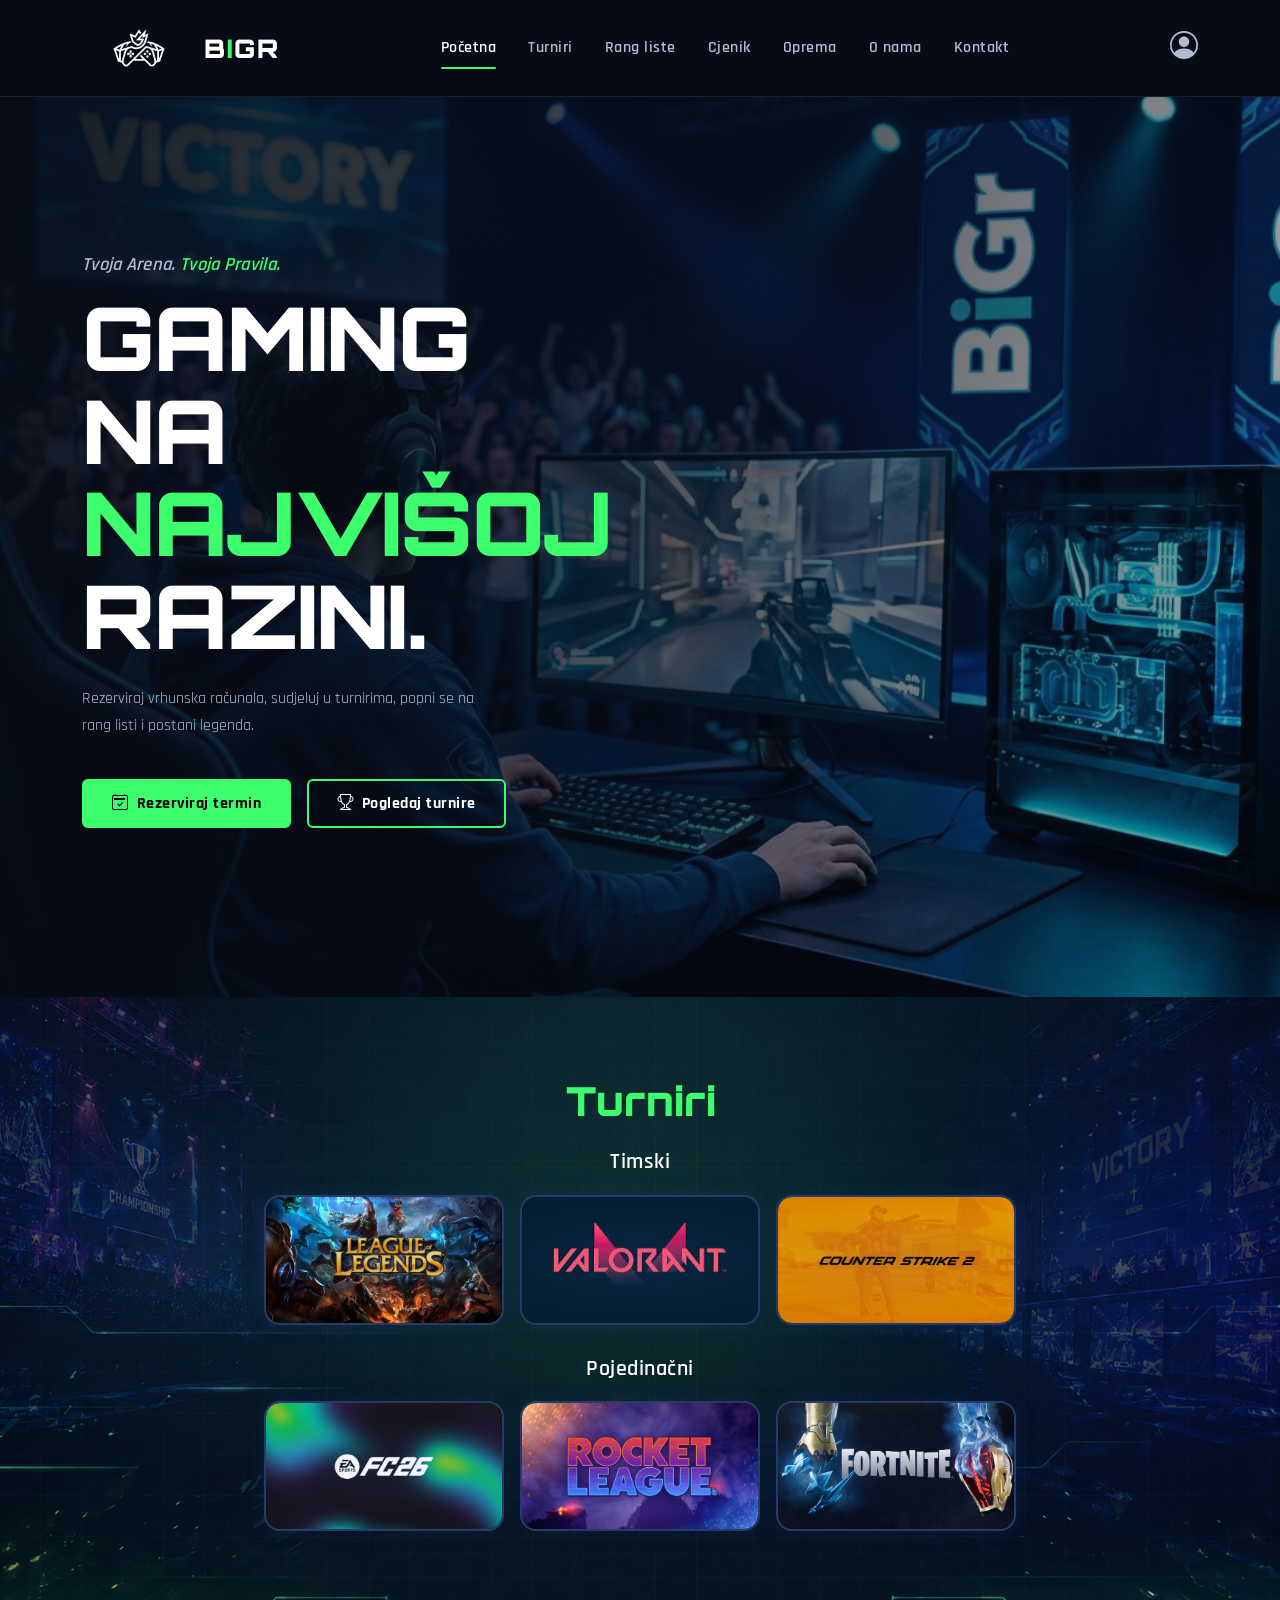
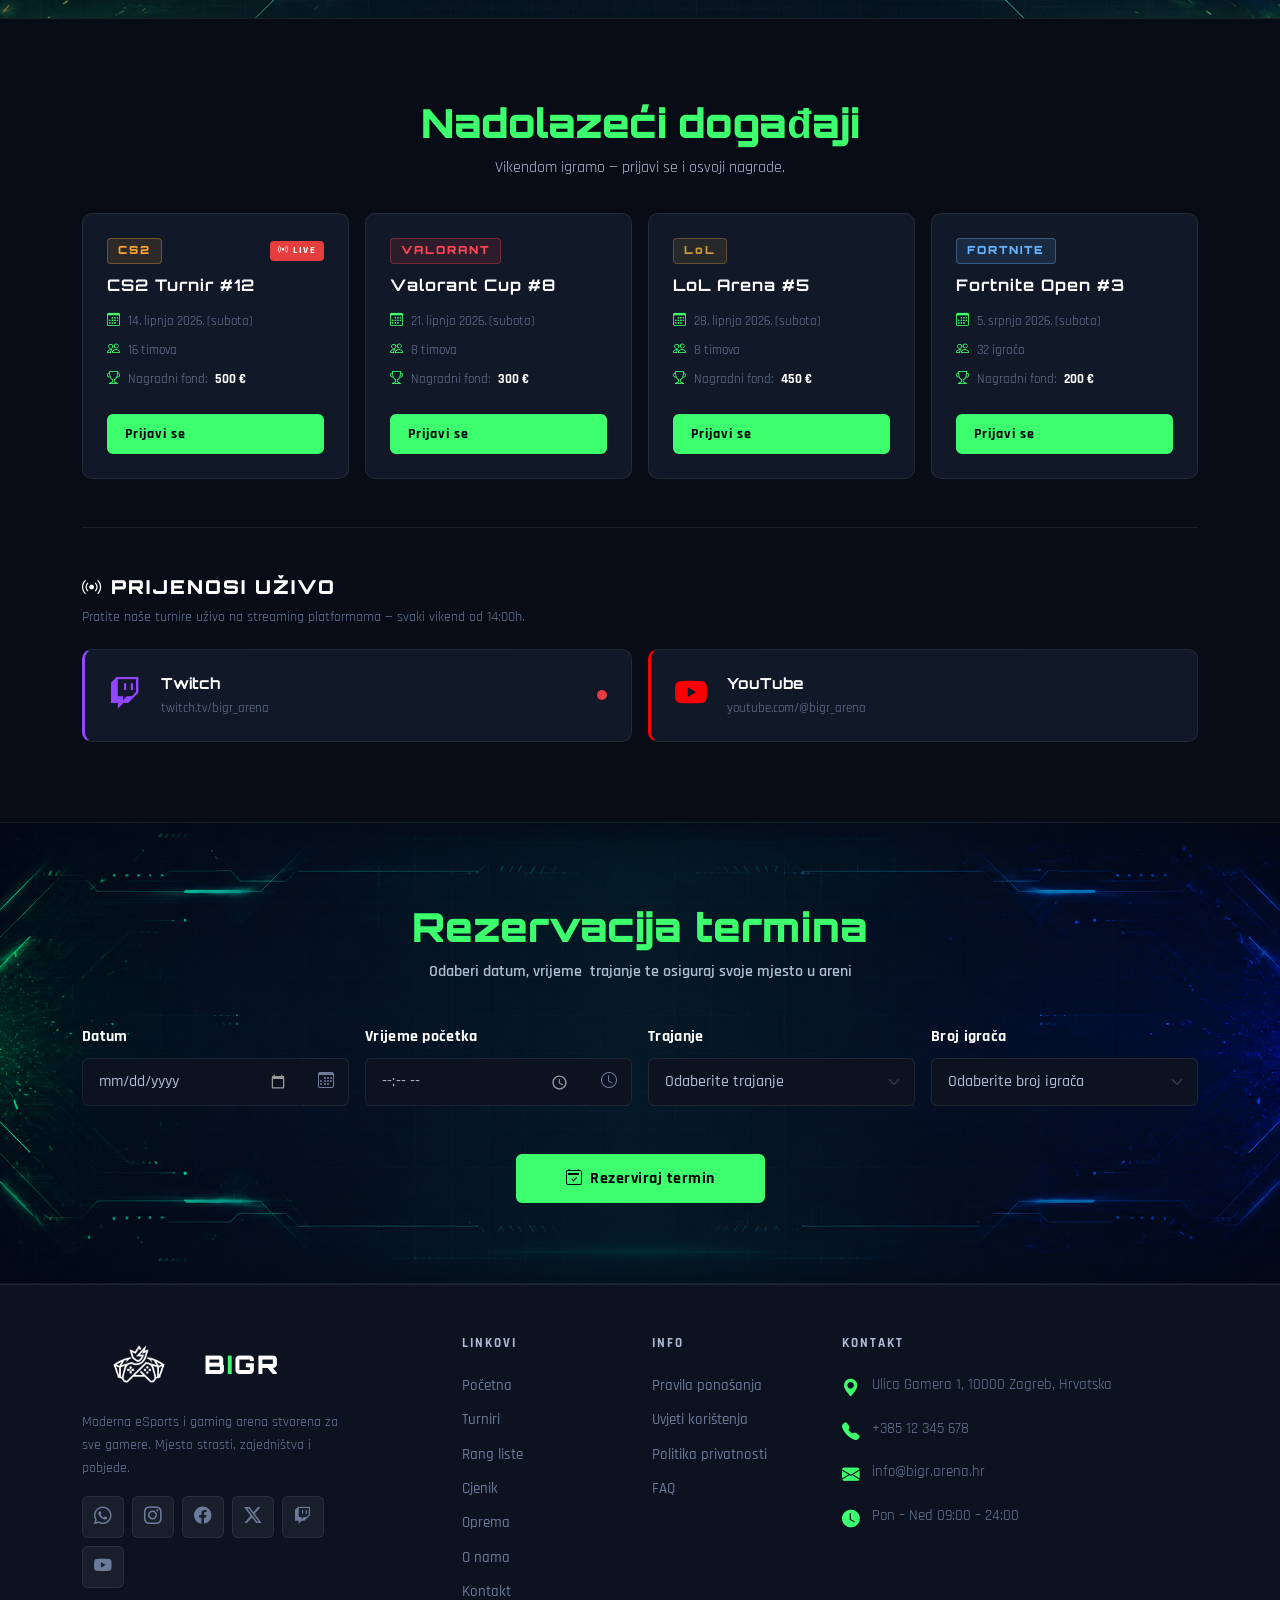
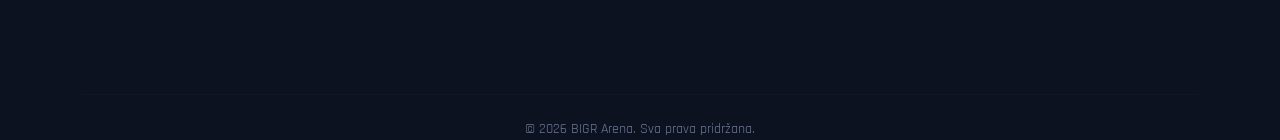
<file: index.html>
<!DOCTYPE html>
<html lang="hr">
<head>
    <meta charset="UTF-8">
    <meta name="viewport" content="width=device-width, initial-scale=1.0">
    <title>BIGR – Esports &amp; Gaming Arena</title>
    <link rel="stylesheet" href="https://cdn.jsdelivr.net/npm/bootstrap@5.3.3/dist/css/bootstrap.min.css">
    <link rel="stylesheet" href="https://cdn.jsdelivr.net/npm/bootstrap-icons@1.11.3/font/bootstrap-icons.min.css">
    <link rel="preconnect" href="https://fonts.googleapis.com">
    <link rel="preconnect" href="https://fonts.gstatic.com" crossorigin>
    <link href="https://fonts.googleapis.com/css2?family=Orbitron:wght@400;700;900&family=Rajdhani:wght@400;500;600;700&display=swap" rel="stylesheet">
    <link rel="stylesheet" href="css/global.css">
    <link rel="stylesheet" href="css/index.css">
</head>
<body>

    <nav class="navbar navbar-expand-lg sticky-top">
        <div class="container">

            <button class="navbar-toggler" type="button"
                    data-bs-toggle="collapse"
                    data-bs-target="#navbarMain"
                    aria-controls="navbarMain"
                    aria-expanded="false"
                    aria-label="Otvori navigaciju">
                <span class="navbar-toggler-icon"></span>
            </button>

            <a class="navbar-brand" href="index.html">
                <img src="images/logo-BiGr.png" alt="BIGR logo" height="42" class="navbar-logo-img">
                <span class="brand-text">B<span class="brand-accent">I</span>GR</span>
            </a>

            <div class="collapse navbar-collapse" id="navbarMain">
                <ul class="navbar-nav mx-auto">
                    <li class="nav-item">
                        <a class="nav-link active" aria-current="page" href="index.html">Početna</a>
                    </li>
                    <li class="nav-item">
                        <a class="nav-link" href="html/turniri.html">Turniri</a>
                    </li>
                    <li class="nav-item">
                        <a class="nav-link" href="html/rang-liste.html">Rang liste</a>
                    </li>
                    <li class="nav-item">
                        <a class="nav-link" href="html/cijene.html">Cjenik</a>
                    </li>
                    <li class="nav-item">
                        <a class="nav-link" href="html/oprema.html">Oprema</a>
                    </li>
                    <li class="nav-item">
                        <a class="nav-link" href="html/o-nama.html">O nama</a>
                    </li>
                    <li class="nav-item">
                        <a class="nav-link" href="html/kontakt.html">Kontakt</a>
                    </li>
                </ul>
                <div class="navbar-user">
                    <a href="html/login.html" class="user-icon" aria-label="Korisnički račun">
                        <i class="bi bi-person-circle"></i>
                    </a>
                </div>
            </div>

        </div>
    </nav>


    <section class="hero-section" aria-label="Dobrodošli u BIGR arenu">
        <div class="hero-overlay" aria-hidden="true"></div>
        <div class="container hero-content">
            <div class="row">
                <div class="col-lg-6 col-md-8 col-12">
                    <p class="hero-subtitle">
                        <em>Tvoja Arena. <span class="text-accent">Tvoja Pravila.</span></em>
                    </p>
                    <h1 class="hero-title">
                        GAMING NA<br>
                        <span class="text-accent">NAJVIŠOJ</span><br>
                        RAZINI.
                    </h1>
                    <p class="hero-desc">
                        Rezerviraj vrhunska računala, sudjeluj u turnirima,
                        popni se na rang listi i postani legenda.
                    </p>
                    <div class="hero-buttons d-flex gap-3">
                        <a href="#rezervacija" class="btn btn-primary-custom">
                            <i class="bi bi-calendar2-check me-2"></i>Rezerviraj termin
                        </a>
                        <a href="html/turniri.html" class="btn btn-outline-custom">
                            <i class="bi bi-trophy me-2"></i>Pogledaj turnire
                        </a>
                    </div>
                </div>
            </div>
        </div>
    </section>


    <section class="turniri-section" aria-label="Turniri">
        <div class="container position-relative">

            <h2 class="section-title">Turniri</h2>

            <h3 class="category-title">Timski</h3>
            <div class="row justify-content-center g-3 mb-2">
                <div class="col-auto">
                    <a href="html/rang-liste.html#lol" class="game-btn" aria-label="League of Legends turnir">
                        <img src="images/LOL.jpg" alt="LoL" class="game-btn-img">
                    </a>
                </div>
                <div class="col-auto">
                    <a href="html/rang-liste.html#valo" class="game-btn" aria-label="Valorant turnir">
                        <img src="images/VALORANT.jpg" alt="Valorant" class="game-btn-img">
                    </a>
                </div>
                <div class="col-auto">
                    <a href="html/rang-liste.html#cs2" class="game-btn" aria-label="Counter-Strike 2 turnir">
                        <img src="images/CS2.jpg" alt="CS2" class="game-btn-img">
                    </a>
                </div>
            </div>

            <h3 class="category-title">Pojedinačni</h3>
            <div class="row justify-content-center g-3">
                <div class="col-auto">
                    <a href="html/rang-liste.html#ostalo" class="game-btn" aria-label="FIFA turnir">
                        <img src="images/FIFA.jpg" alt="Fifa" class="game-btn-img">
                    </a>
                </div>
                <div class="col-auto">
                    <a href="html/rang-liste.html#rl" class="game-btn" aria-label="Rocket League turnir">
                        <img src="images/RL.jpg" alt="Rocket" class="game-btn-img">
                    </a>
                </div>
                <div class="col-auto">
                    <a href="html/rang-liste.html#fort" class="game-btn" aria-label="Fortnite turnir">
                        <img src="images/FORT.jpg" alt="Fortnite" class="game-btn-img">
                    </a>
                </div>
            </div>

        </div>
    </section>


    <section class="eventi-section" aria-label="Nadolazeći događaji i streamovi">
        <div class="container">

            <h2 class="section-title">Nadolazeći događaji</h2>
            <p class="section-subtitle">Vikendom igramo — prijavi se i osvoji nagrade.</p>

            <div class="row g-3 mt-3">

                <div class="col-lg-3 col-md-6">
                    <div class="event-card">
                        <div class="event-header">
                            <span class="event-game-badge event-cs2">CS2</span>
                            <span class="live-badge"><i class="bi bi-broadcast me-1" aria-hidden="true"></i>LIVE</span>
                        </div>
                        <h3 class="event-naziv">CS2 Turnir #12</h3>
                        <ul class="event-meta">
                            <li><i class="bi bi-calendar3" aria-hidden="true"></i> 14. lipnja 2026. (subota)</li>
                            <li><i class="bi bi-people" aria-hidden="true"></i> 16 timova</li>
                            <li><i class="bi bi-trophy" aria-hidden="true"></i> Nagradni fond: <strong>500 €</strong></li>
                        </ul>
                        <a href="html/turniri.html" class="btn btn-primary-custom w-100 mt-auto">Prijavi se</a>
                    </div>
                </div>

                <div class="col-lg-3 col-md-6">
                    <div class="event-card">
                        <div class="event-header">
                            <span class="event-game-badge event-valo">VALORANT</span>
                        </div>
                        <h3 class="event-naziv">Valorant Cup #8</h3>
                        <ul class="event-meta">
                            <li><i class="bi bi-calendar3" aria-hidden="true"></i> 21. lipnja 2026. (subota)</li>
                            <li><i class="bi bi-people" aria-hidden="true"></i> 8 timova</li>
                            <li><i class="bi bi-trophy" aria-hidden="true"></i> Nagradni fond: <strong>300 €</strong></li>
                        </ul>
                        <a href="html/turniri.html" class="btn btn-primary-custom w-100 mt-auto">Prijavi se</a>
                    </div>
                </div>

                <div class="col-lg-3 col-md-6">
                    <div class="event-card">
                        <div class="event-header">
                            <span class="event-game-badge event-lol">LoL</span>
                        </div>
                        <h3 class="event-naziv">LoL Arena #5</h3>
                        <ul class="event-meta">
                            <li><i class="bi bi-calendar3" aria-hidden="true"></i> 28. lipnja 2026. (subota)</li>
                            <li><i class="bi bi-people" aria-hidden="true"></i> 8 timova</li>
                            <li><i class="bi bi-trophy" aria-hidden="true"></i> Nagradni fond: <strong>450 €</strong></li>
                        </ul>
                        <a href="html/turniri.html" class="btn btn-primary-custom w-100 mt-auto">Prijavi se</a>
                    </div>
                </div>

                <div class="col-lg-3 col-md-6">
                    <div class="event-card">
                        <div class="event-header">
                            <span class="event-game-badge event-fort">FORTNITE</span>
                        </div>
                        <h3 class="event-naziv">Fortnite Open #3</h3>
                        <ul class="event-meta">
                            <li><i class="bi bi-calendar3" aria-hidden="true"></i> 5. srpnja 2026. (subota)</li>
                            <li><i class="bi bi-people" aria-hidden="true"></i> 32 igrača</li>
                            <li><i class="bi bi-trophy" aria-hidden="true"></i> Nagradni fond: <strong>200 €</strong></li>
                        </ul>
                        <a href="html/turniri.html" class="btn btn-primary-custom w-100 mt-auto">Prijavi se</a>
                    </div>
                </div>

            </div>

            <div class="stream-wrap">
                <h3 class="stream-naslov"><i class="bi bi-broadcast me-2" aria-hidden="true"></i>PRIJENOSI UŽIVO</h3>
                <p class="stream-opis">Pratite naše turnire uživo na streaming platformama — svaki vikend od 14:00h.</p>
                <div class="row g-3">
                    <div class="col-md-6">
                        <a href="#" class="stream-card stream-twitch" target="_blank" rel="noopener noreferrer" aria-label="Pratite nas na Twitchu">
                            <i class="bi bi-twitch stream-ikona" aria-hidden="true"></i>
                            <div>
                                <div class="stream-platforma">Twitch</div>
                                <div class="stream-kanal">twitch.tv/bigr_arena</div>
                            </div>
                            <span class="live-dot" aria-hidden="true"></span>
                        </a>
                    </div>
                    <div class="col-md-6">
                        <a href="#" class="stream-card stream-youtube" target="_blank" rel="noopener noreferrer" aria-label="Pratite nas na YouTubeu">
                            <i class="bi bi-youtube stream-ikona" aria-hidden="true"></i>
                            <div>
                                <div class="stream-platforma">YouTube</div>
                                <div class="stream-kanal">youtube.com/@bigr_arena</div>
                            </div>
                        </a>
                    </div>
                </div>
            </div>

        </div>
    </section>


    <section class="rezervacija-section" id="rezervacija" aria-label="Rezervacija termina">
        <div class="container">

            <h2 class="section-title">Rezervacija termina</h2>
            <p class="section-subtitle">
                Odaberi datum, vrijeme&nbsp; trajanje te osiguraj svoje mjesto u areni
            </p>

            <form novalidate id="formRezervacija">
                <div class="row g-3 justify-content-center">

                    <div class="col-lg-3 col-md-6 col-12">
                        <label for="rez-datum" class="form-label">Datum</label>
                        <div class="input-group">
                            <input
                                type="date"
                                class="form-control"
                                id="rez-datum"
                                aria-label="Odaberi datum"
                            >
                            <span class="input-group-text" aria-hidden="true">
                                <i class="bi bi-calendar3"></i>
                            </span>
                        </div>
                    </div>

                    <div class="col-lg-3 col-md-6 col-12">
                        <label for="rez-vrijeme" class="form-label">Vrijeme početka</label>
                        <div class="input-group">
                            <input
                                type="time"
                                class="form-control"
                                id="rez-vrijeme"
                                aria-label="Odaberi vrijeme"
                            >
                            <span class="input-group-text" aria-hidden="true">
                                <i class="bi bi-clock"></i>
                            </span>
                        </div>
                    </div>

                    <div class="col-lg-3 col-md-6 col-12">
                        <label for="rez-trajanje" class="form-label">Trajanje</label>
                        <select class="form-select" id="rez-trajanje" aria-label="Odaberite trajanje">
                            <option value="" disabled selected>Odaberite trajanje</option>
                            <option value="1">1 sat</option>
                            <option value="2">2 sata</option>
                            <option value="3">3 sata</option>
                            <option value="4">4 sata</option>
                            <option value="5">5 sati</option>
                        </select>
                    </div>

                    <div class="col-lg-3 col-md-6 col-12">
                        <label for="rez-igraci" class="form-label">Broj igrača</label>
                        <select class="form-select" id="rez-igraci" aria-label="Odaberite broj igrača">
                            <option value="" disabled selected>Odaberite broj igrača</option>
                            <option value="1">1 igrač</option>
                            <option value="2">2 igrača</option>
                            <option value="3">3 igrača</option>
                            <option value="4">4 igrača</option>
                            <option value="5">5 igrača</option>
                            <option value="6">6+ igrača</option>
                        </select>
                    </div>

                </div>

                <div class="text-center mt-5">
                    <a href="html/rezervacija.html" id="btnRezervacija" class="btn btn-primary-custom px-5">
                        <i class="bi bi-calendar2-check me-2"></i>Rezerviraj termin
                    </a>
                </div>
            </form>

        </div>
    </section>


    <footer class="footer" aria-label="Footer">
        <div class="container">
            <div class="row py-5">

                <div class="col-lg-3 col-md-6 mb-4 mb-lg-0">
                    <a href="index.html" class="footer-brand mb-3">
                        <img src="images/logo-BiGr.png" alt="BIGR logo" height="40" class="navbar-logo-img">
                        <span class="brand-text">B<span class="brand-accent">I</span>GR</span>
                    </a>
                    <p class="footer-desc">
                        Moderna eSports i gaming arena stvorena za sve gamere.
                        Mjesto strasti, zajedništva i pobjede.
                    </p>
                    <div class="footer-social">
                        <a href="#" class="social-whatsapp" aria-label="WhatsApp" target="_blank" rel="noopener noreferrer">
                            <i class="bi bi-whatsapp" aria-hidden="true"></i>
                        </a>
                        <a href="#" class="social-instagram" aria-label="Instagram" target="_blank" rel="noopener noreferrer">
                            <i class="bi bi-instagram" aria-hidden="true"></i>
                        </a>
                        <a href="#" class="social-facebook" aria-label="Facebook" target="_blank" rel="noopener noreferrer">
                            <i class="bi bi-facebook" aria-hidden="true"></i>
                        </a>
                        <a href="#" class="social-x" aria-label="X" target="_blank" rel="noopener noreferrer">
                            <i class="bi bi-twitter-x" aria-hidden="true"></i>
                        </a>
                        <a href="#" class="social-twitch" aria-label="Twitch" target="_blank" rel="noopener noreferrer">
                            <i class="bi bi-twitch" aria-hidden="true"></i>
                        </a>
                        <a href="#" class="social-youtube" aria-label="YouTube" target="_blank" rel="noopener noreferrer">
                            <i class="bi bi-youtube" aria-hidden="true"></i>
                        </a>
                    </div>
                </div>

                <div class="col-lg-2 col-md-3 col-6 mb-4 mb-lg-0 offset-lg-1">
                    <p class="footer-title">LINKOVI</p>
                    <ul class="footer-links">
                        <li><a href="index.html">Početna</a></li>
                        <li><a href="html/turniri.html">Turniri</a></li>
                        <li><a href="html/rang-liste.html">Rang liste</a></li>
                        <li><a href="html/cijene.html">Cjenik</a></li>
                        <li><a href="html/oprema.html">Oprema</a></li>
                        <li><a href="html/o-nama.html">O nama</a></li>
                        <li><a href="html/kontakt.html">Kontakt</a></li>
                    </ul>
                </div>

                <div class="col-lg-2 col-md-3 col-6 mb-4 mb-lg-0">
                    <p class="footer-title">INFO</p>
                    <ul class="footer-links">
                        <li><a href="html/faq.html#pravila">Pravila ponašanja</a></li>
                        <li><a href="html/faq.html#uvjeti">Uvjeti korištenja</a></li>
                        <li><a href="html/faq.html#privatnost">Politika privatnosti</a></li>
                        <li><a href="html/faq.html#faq">FAQ</a></li>
                    </ul>
                </div>

                <div class="col-lg-4 col-md-6 mb-4 mb-lg-0">
                    <p class="footer-title"><a href="html/kontakt.html">KONTAKT</a></p>
                    <ul class="footer-contact">
                        <li>
                            <a href="html/kontakt.html">
                                <i class="bi bi-geo-alt-fill" aria-hidden="true"></i>
                                <span>Ulica Gamera 1, 10000 Zagreb, Hrvatska</span>
                            </a>
                        </li>
                        <li>
                            <a href="html/kontakt.html">
                                <i class="bi bi-telephone-fill" aria-hidden="true"></i>
                                <span>+385 12 345 678</span>
                            </a>
                        </li>
                        <li>
                            <a href="html/kontakt.html">
                                <i class="bi bi-envelope-fill" aria-hidden="true"></i>
                                <span>info@bigr.arena.hr</span>
                            </a>
                        </li>
                        <li>
                            <a href="html/kontakt.html">
                                <i class="bi bi-clock-fill" aria-hidden="true"></i>
                                <span>Pon – Ned 09:00 – 24:00</span>
                            </a>
                        </li>
                    </ul>
                </div>

            </div>

            <hr class="footer-divider">
            <p class="footer-copy text-center">&copy; 2026 BIGR Arena. Sva prava pridržana.</p>

        </div>
    </footer>


    <script src="https://cdn.jsdelivr.net/npm/bootstrap@5.3.3/dist/js/bootstrap.bundle.min.js"></script>

    <script>
    (function () {
        var btn = document.getElementById('btnRezervacija');
        if (!btn) return;

        btn.addEventListener('click', function (e) {
            e.preventDefault();
            var datum    = document.getElementById('rez-datum').value;
            var vrijeme  = document.getElementById('rez-vrijeme').value;
            var trajanje = document.getElementById('rez-trajanje').value;
            var igraci   = document.getElementById('rez-igraci').value;

            var params = new URLSearchParams();
            if (datum)    params.set('datum', datum);
            if (vrijeme)  params.set('vrijeme', vrijeme);
            if (trajanje) params.set('trajanje', trajanje);
            if (igraci)   params.set('igraci', igraci);

            var qs = params.toString();
            window.location.href = 'html/rezervacija.html' + (qs ? '?' + qs : '');
        });
    })();
    </script>
</body>
</html>
</file>
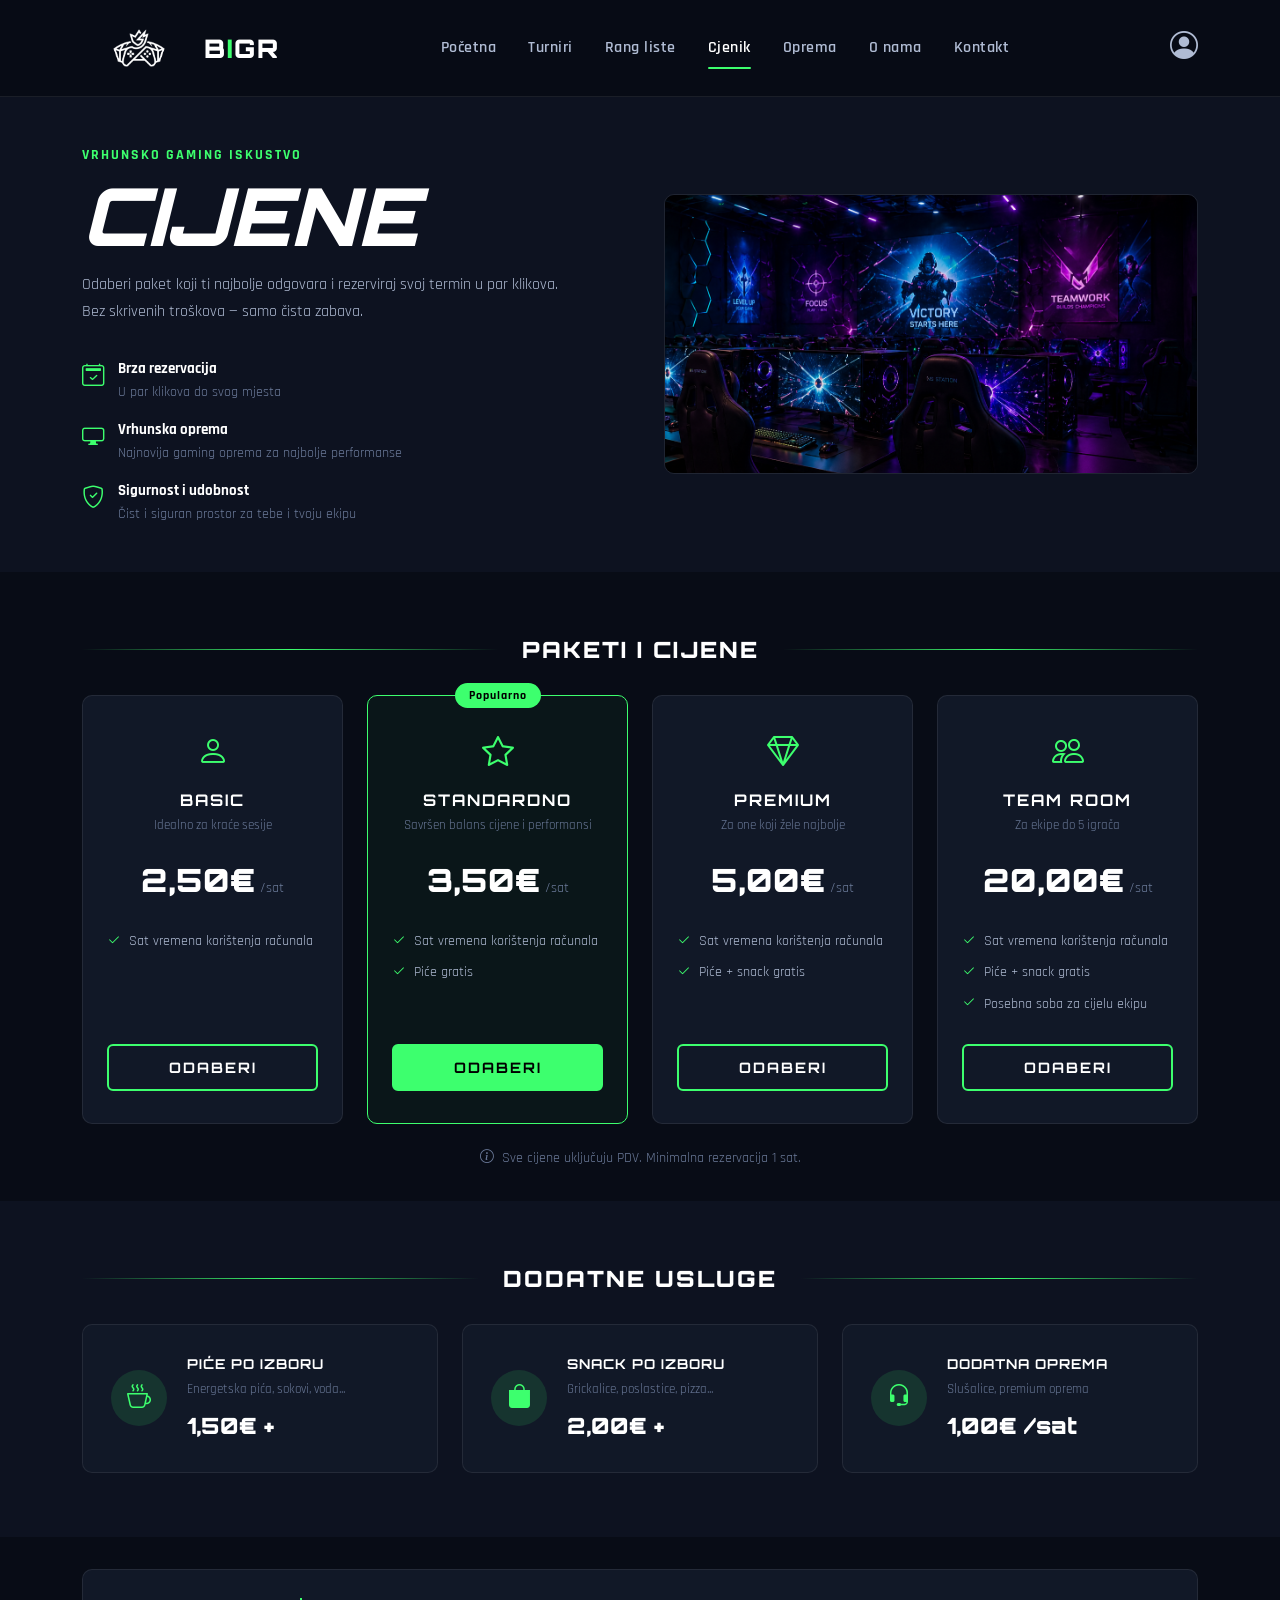
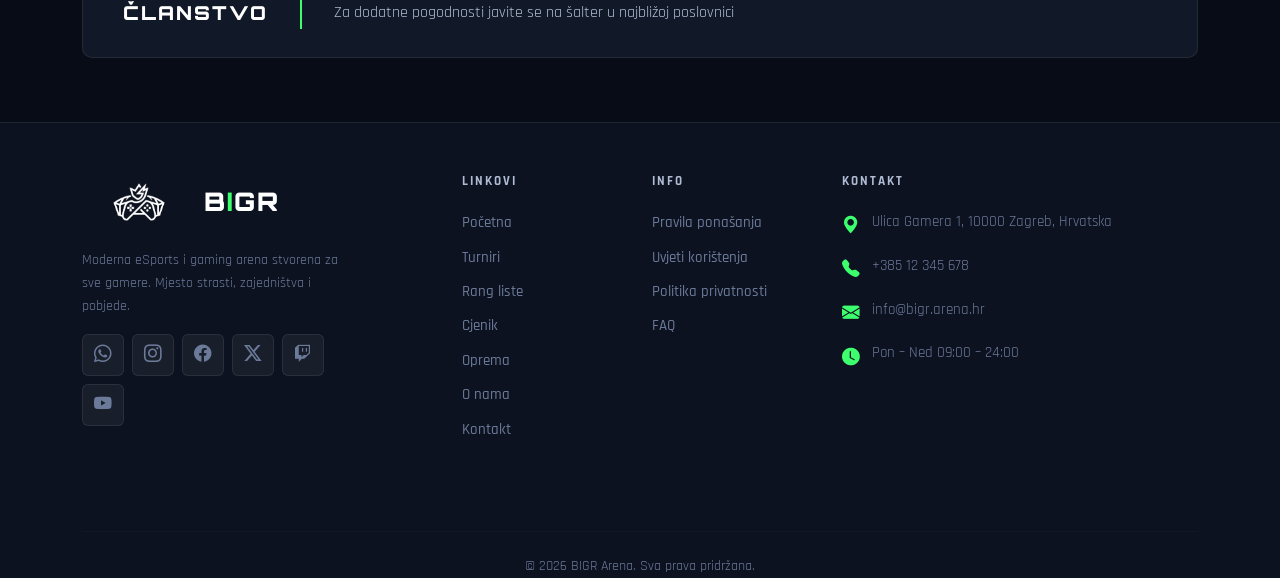
<file: html/cijene.html>
<!DOCTYPE html>
<html lang="hr">
<head>
    <meta charset="UTF-8">
    <meta name="viewport" content="width=device-width, initial-scale=1.0">
    <title>Cijene – BIGR Esports &amp; Gaming Arena</title>
    <link href="https://cdn.jsdelivr.net/npm/bootstrap@5.3.8/dist/css/bootstrap.min.css" rel="stylesheet">
    <link rel="stylesheet" href="https://cdn.jsdelivr.net/npm/bootstrap-icons@1.11.3/font/bootstrap-icons.min.css">
    <link rel="preconnect" href="https://fonts.googleapis.com">
    <link rel="preconnect" href="https://fonts.gstatic.com" crossorigin>
    <link href="https://fonts.googleapis.com/css2?family=Orbitron:wght@400;700;900&family=Rajdhani:wght@400;500;600;700&display=swap" rel="stylesheet">
    <link rel="stylesheet" href="../css/global.css">
    <link rel="stylesheet" href="../css/cijene.css">
</head>
<body>

    
    <nav class="navbar navbar-expand-lg sticky-top">
        <div class="container">
            <button class="navbar-toggler" type="button"
                    data-bs-toggle="collapse"
                    data-bs-target="#navbarMain"
                    aria-controls="navbarMain"
                    aria-expanded="false"
                    aria-label="Otvori navigaciju">
                <span class="navbar-toggler-icon"></span>
            </button>
            <a class="navbar-brand" href="../index.html">
                <img src="../images/logo-BiGr.png" alt="BIGR logo" height="42" class="navbar-logo-img">
                <span class="brand-text">B<span class="brand-accent">I</span>GR</span>
            </a>
            <div class="collapse navbar-collapse" id="navbarMain">
                <ul class="navbar-nav mx-auto">
                    <li class="nav-item"><a class="nav-link" href="../index.html">Početna</a></li>
                    <li class="nav-item"><a class="nav-link" href="turniri.html">Turniri</a></li>
                    <li class="nav-item"><a class="nav-link" href="rang-liste.html">Rang liste</a></li>
                    <li class="nav-item"><a class="nav-link active" aria-current="page" href="cijene.html">Cjenik</a></li>
                    <li class="nav-item"><a class="nav-link" href="oprema.html">Oprema</a></li>
                    <li class="nav-item"><a class="nav-link" href="o-nama.html">O nama</a></li>
                    <li class="nav-item"><a class="nav-link" href="kontakt.html">Kontakt</a></li>
                </ul>
                <div class="navbar-user">
                    <a href="login.html" class="user-icon" aria-label="Korisnički račun">
                        <i class="bi bi-person-circle"></i>
                    </a>
                </div>
            </div>
        </div>
    </nav>
    


    
    <section class="cijene-hero">
        <div class="container">
            <div class="row align-items-center g-5">

                
                <div class="col-lg-6">
                    <p class="cijene-hero-label">VRHUNSKO GAMING ISKUSTVO</p>
                    <h1 class="cijene-hero-naslov">CIJENE</h1>
                    <p class="cijene-hero-opis">
                        Odaberi paket koji ti najbolje odgovara i rezerviraj svoj termin
                        u par klikova. Bez skrivenih troškova — samo čista zabava.
                    </p>

                    
                    <div class="cijene-features">
                        <div class="cijene-feature">
                            <i class="bi bi-calendar2-check cijene-feature-icon"></i>
                            <div>
                                <div class="cijene-feature-title">Brza rezervacija</div>
                                <div class="cijene-feature-desc">U par klikova do svog mjesta</div>
                            </div>
                        </div>
                        <div class="cijene-feature">
                            <i class="bi bi-display cijene-feature-icon"></i>
                            <div>
                                <div class="cijene-feature-title">Vrhunska oprema</div>
                                <div class="cijene-feature-desc">Najnovija gaming oprema za najbolje performanse</div>
                            </div>
                        </div>
                        <div class="cijene-feature">
                            <i class="bi bi-shield-check cijene-feature-icon"></i>
                            <div>
                                <div class="cijene-feature-title">Sigurnost i udobnost</div>
                                <div class="cijene-feature-desc">Čist i siguran prostor za tebe i tvoju ekipu</div>
                            </div>
                        </div>
                    </div>
                </div>

                
                <div class="col-lg-6">
                    <a href="./galerija.html" aria-label="Pogledaj galeriju">
                        <img src="../images/nešto.png" alt="BIGR Gaming Arena" class="cijene-hero-slika">
                    </a>
                </div>

            </div>
        </div>
    </section>
    


    
    <section class="paketi-section">
        <div class="container">

            <div class="cijene-section-header">
                <div class="cijene-section-line"></div>
                <h2 class="cijene-section-title">PAKETI I CIJENE</h2>
                <div class="cijene-section-line"></div>
            </div>

            <div class="row g-4 justify-content-center mt-2">

                
                <div class="col-lg-3 col-md-6">
                    <div class="paket-card">
                        <div class="paket-ikona"><i class="bi bi-person"></i></div>
                        <h3 class="paket-naziv">BASIC</h3>
                        <p class="paket-opis">Idealno za kraće sesije</p>
                        <div class="paket-cijena">
                            <span class="paket-iznos">2,50€</span>
                            <span class="paket-sat">/sat</span>
                        </div>
                        <ul class="paket-lista">
                            <li><i class="bi bi-check2"></i> Sat vremena korištenja računala</li>
                        </ul>
                        <a href="./rezervacija.html?paket=BASIC" class="btn paket-btn">ODABERI</a>
                    </div>
                </div>

                
                <div class="col-lg-3 col-md-6">
                    <div class="paket-card paket-card--popular">
                        <div class="paket-popular-badge">Popularno</div>
                        <div class="paket-ikona"><i class="bi bi-star"></i></div>
                        <h3 class="paket-naziv">STANDARDNO</h3>
                        <p class="paket-opis">Savršen balans cijene i performansi</p>
                        <div class="paket-cijena">
                            <span class="paket-iznos">3,50€</span>
                            <span class="paket-sat">/sat</span>
                        </div>
                        <ul class="paket-lista">
                            <li><i class="bi bi-check2"></i> Sat vremena korištenja računala</li>
                            <li><i class="bi bi-check2"></i> Piće gratis</li>
                        </ul>
                        <a href="./rezervacija.html?paket=STANDARDNO" class="btn paket-btn">ODABERI</a>
                    </div>
                </div>

                
                <div class="col-lg-3 col-md-6">
                    <div class="paket-card">
                        <div class="paket-ikona"><i class="bi bi-gem"></i></div>
                        <h3 class="paket-naziv">PREMIUM</h3>
                        <p class="paket-opis">Za one koji žele najbolje</p>
                        <div class="paket-cijena">
                            <span class="paket-iznos">5,00€</span>
                            <span class="paket-sat">/sat</span>
                        </div>
                        <ul class="paket-lista">
                            <li><i class="bi bi-check2"></i> Sat vremena korištenja računala</li>
                            <li><i class="bi bi-check2"></i> Piće + snack gratis</li>
                        </ul>
                        <a href="./rezervacija.html?paket=PREMIUM" class="btn paket-btn">ODABERI</a>
                    </div>
                </div>

                
                <div class="col-lg-3 col-md-6">
                    <div class="paket-card">
                        <div class="paket-ikona"><i class="bi bi-people"></i></div>
                        <h3 class="paket-naziv">TEAM ROOM</h3>
                        <p class="paket-opis">Za ekipe do 5 igrača</p>
                        <div class="paket-cijena">
                            <span class="paket-iznos">20,00€</span>
                            <span class="paket-sat">/sat</span>
                        </div>
                        <ul class="paket-lista">
                            <li><i class="bi bi-check2"></i> Sat vremena korištenja računala</li>
                            <li><i class="bi bi-check2"></i> Piće + snack gratis</li>
                            <li><i class="bi bi-check2"></i> Posebna soba za cijelu ekipu</li>
                        </ul>
                        <a href="./rezervacija.html?paket=TEAM+ROOM" class="btn paket-btn">ODABERI</a>
                    </div>
                </div>

            </div>

            
            <p class="paketi-napomena">
                <i class="bi bi-info-circle me-2"></i>Sve cijene uključuju PDV. Minimalna rezervacija 1 sat.
            </p>

        </div>
    </section>
    


    
    <section class="dodatne-section">
        <div class="container">

            <div class="cijene-section-header">
                <div class="cijene-section-line"></div>
                <h2 class="cijene-section-title">DODATNE USLUGE</h2>
                <div class="cijene-section-line"></div>
            </div>

            <div class="row g-4 mt-2">

                <div class="col-md-4">
                    <div class="dodatna-card">
                        <div class="dodatna-ikona-wrap">
                            <i class="bi bi-cup-hot"></i>
                        </div>
                        <div>
                            <div class="dodatna-naziv">PIĆE PO IZBORU</div>
                            <div class="dodatna-opis">Energetska pića, sokovi, voda...</div>
                            <div class="dodatna-cijena">1,50€ +</div>
                        </div>
                    </div>
                </div>

                <div class="col-md-4">
                    <div class="dodatna-card">
                        <div class="dodatna-ikona-wrap">
                            <i class="bi bi-bag-fill"></i>
                        </div>
                        <div>
                            <div class="dodatna-naziv">SNACK PO IZBORU</div>
                            <div class="dodatna-opis">Grickalice, poslastice, pizza...</div>
                            <div class="dodatna-cijena">2,00€ +</div>
                        </div>
                    </div>
                </div>

                <div class="col-md-4">
                    <div class="dodatna-card">
                        <div class="dodatna-ikona-wrap">
                            <i class="bi bi-headset"></i>
                        </div>
                        <div>
                            <div class="dodatna-naziv">DODATNA OPREMA</div>
                            <div class="dodatna-opis">Slušalice, premium oprema</div>
                            <div class="dodatna-cijena">1,00€ /sat</div>
                        </div>
                    </div>
                </div>

            </div>
        </div>
    </section>
    


    
    <div class="clanstvo-section">
        <div class="container">
            <div class="clanstvo-banner">
                <div class="clanstvo-naslov">ČLANSTVO</div>
                <div class="clanstvo-tekst">Za dodatne pogodnosti javite se na šalter u najbližoj poslovnici</div>
            </div>
        </div>
    </div>
    


    
    <footer class="footer" aria-label="Footer">
        <div class="container">
            <div class="row py-5">
                <div class="col-lg-3 col-md-6 mb-4 mb-lg-0">
                    <a href="../index.html" class="footer-brand mb-3">
                        <img src="../images/logo-BiGr.png" alt="BIGR logo" height="40" class="navbar-logo-img">
                        <span class="brand-text">B<span class="brand-accent">I</span>GR</span>
                    </a>
                    <p class="footer-desc">Moderna eSports i gaming arena stvorena za sve gamere. Mjesto strasti, zajedništva i pobjede.</p>
                    <div class="footer-social">
                        <a href="#" class="social-whatsapp" aria-label="WhatsApp" target="_blank" rel="noopener noreferrer">
                            <i class="bi bi-whatsapp" aria-hidden="true"></i>
                        </a>
                        <a href="#" class="social-instagram" aria-label="Instagram" target="_blank" rel="noopener noreferrer">
                            <i class="bi bi-instagram" aria-hidden="true"></i>
                        </a>
                        <a href="#" class="social-facebook" aria-label="Facebook" target="_blank" rel="noopener noreferrer">
                            <i class="bi bi-facebook" aria-hidden="true"></i>
                        </a>
                        <a href="#" class="social-x" aria-label="X" target="_blank" rel="noopener noreferrer">
                            <i class="bi bi-twitter-x" aria-hidden="true"></i>
                        </a>
                        <a href="#" class="social-twitch" aria-label="Twitch" target="_blank" rel="noopener noreferrer">
                            <i class="bi bi-twitch" aria-hidden="true"></i>
                        </a>
                        <a href="#" class="social-youtube" aria-label="YouTube" target="_blank" rel="noopener noreferrer">
                            <i class="bi bi-youtube" aria-hidden="true"></i>
                        </a>
                    </div>
                </div>
                <div class="col-lg-2 col-md-3 col-6 mb-4 mb-lg-0 offset-lg-1">
                    <p class="footer-title">LINKOVI</p>
                    <ul class="footer-links">
                        <li><a href="../index.html">Početna</a></li>
                        <li><a href="turniri.html">Turniri</a></li>
                        <li><a href="rang-liste.html">Rang liste</a></li>
                        <li><a href="cijene.html">Cjenik</a></li>
                        <li><a href="oprema.html">Oprema</a></li>
                        <li><a href="o-nama.html">O nama</a></li>
                        <li><a href="kontakt.html">Kontakt</a></li>
                    </ul>
                </div>
                <div class="col-lg-2 col-md-3 col-6 mb-4 mb-lg-0">
                    <p class="footer-title">INFO</p>
                    <ul class="footer-links">
                        <li><a href="faq.html#pravila">Pravila ponašanja</a></li>
                        <li><a href="faq.html#uvjeti">Uvjeti korištenja</a></li>
                        <li><a href="faq.html#privatnost">Politika privatnosti</a></li>
                        <li><a href="faq.html#faq">FAQ</a></li>
                    </ul>
                </div>
                <div class="col-lg-4 col-md-6 mb-4 mb-lg-0">
                    <p class="footer-title"><a href="kontakt.html">KONTAKT</a></p>
                    <ul class="footer-contact">
                        <li><a href="kontakt.html"><i class="bi bi-geo-alt-fill"></i><span>Ulica Gamera 1, 10000 Zagreb, Hrvatska</span></a></li>
                        <li><a href="kontakt.html"><i class="bi bi-telephone-fill"></i><span>+385 12 345 678</span></a></li>
                        <li><a href="kontakt.html"><i class="bi bi-envelope-fill"></i><span>info@bigr.arena.hr</span></a></li>
                        <li><a href="kontakt.html"><i class="bi bi-clock-fill"></i><span>Pon – Ned 09:00 – 24:00</span></a></li>
                    </ul>
                </div>
            </div>
            <hr class="footer-divider">
            <p class="footer-copy text-center">&copy; 2026 BIGR Arena. Sva prava pridržana.</p>
        </div>
    </footer>
    

    <script src="https://cdn.jsdelivr.net/npm/bootstrap@5.3.8/dist/js/bootstrap.bundle.min.js"></script>

    <script>
    (function () {
        document.querySelectorAll('.paket-btn').forEach(function (btn) {
            btn.addEventListener('click', function (e) {
                var card = btn.closest('.paket-card');
                if (card) {
                    document.querySelectorAll('.paket-card').forEach(function (c) {
                        c.classList.remove('paket-card--odabran');
                    });
                    card.classList.add('paket-card--odabran');
                }
                var url = new URL(btn.href, window.location.href);
                var paket = url.searchParams.get('paket');
                if (paket) sessionStorage.setItem('bigr_paket', paket);
            });
        });
    })();
    </script>
</body>
</html>
</file>
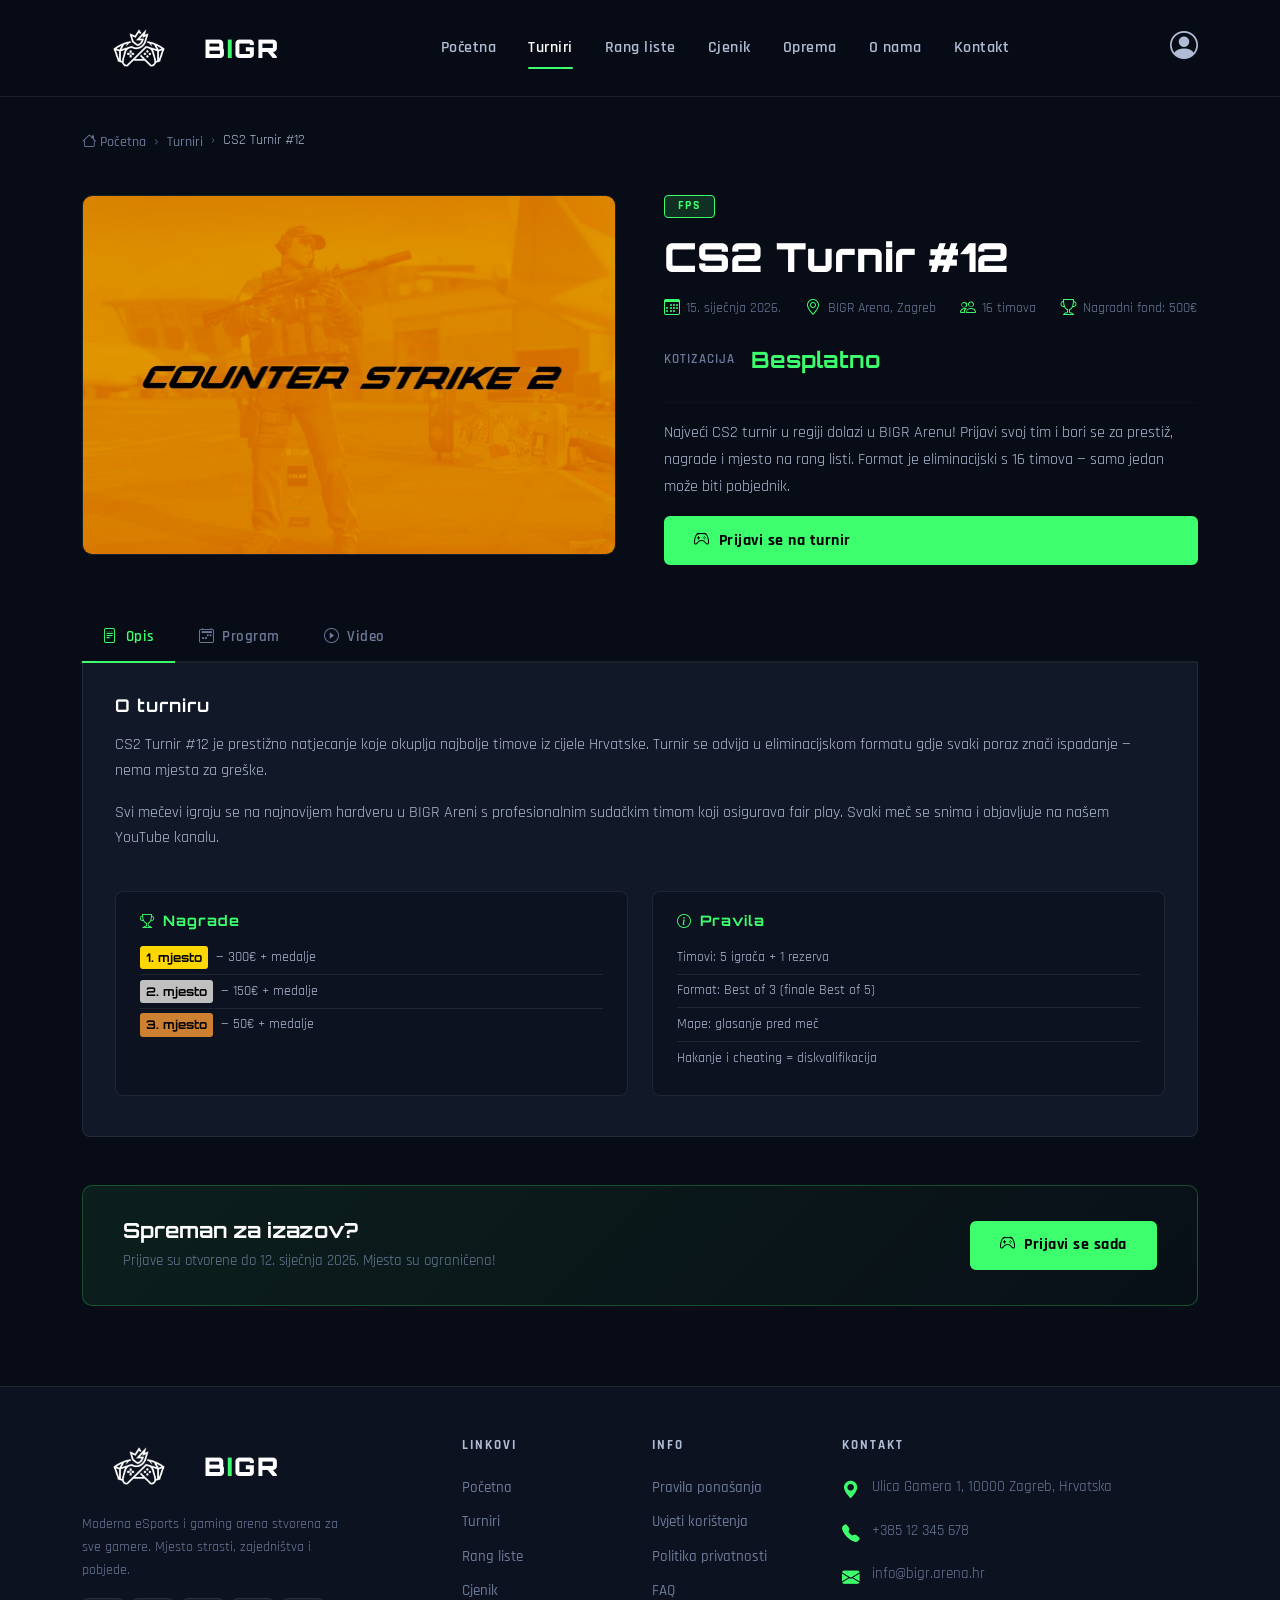
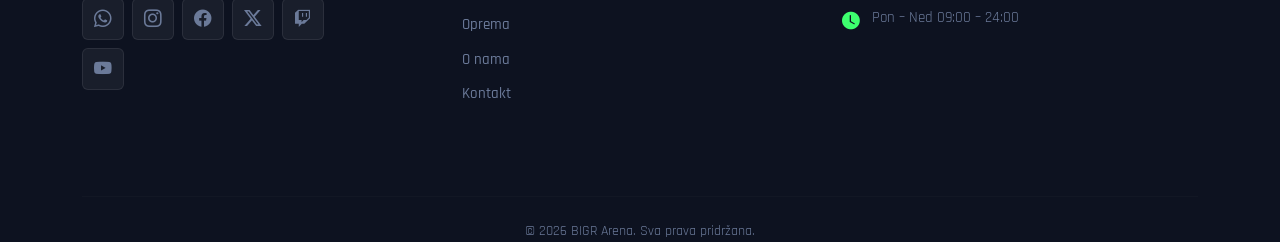
<file: html/detalji.html>
<!DOCTYPE html>
<html lang="hr">
<head>
    <meta charset="UTF-8">
    <meta name="viewport" content="width=device-width, initial-scale=1.0">
    <title>CS2 Turnir #12 – BIGR Esports &amp; Gaming Arena</title>
    
    <link rel="stylesheet" href="https://cdn.jsdelivr.net/npm/bootstrap@5.3.3/dist/css/bootstrap.min.css">
    
    <link rel="stylesheet" href="https://cdn.jsdelivr.net/npm/bootstrap-icons@1.11.3/font/bootstrap-icons.min.css">
    
    <link rel="preconnect" href="https://fonts.googleapis.com">
    <link rel="preconnect" href="https://fonts.gstatic.com" crossorigin>
    <link href="https://fonts.googleapis.com/css2?family=Orbitron:wght@400;700;900&family=Rajdhani:wght@400;500;600;700&display=swap" rel="stylesheet">
    
    <link rel="stylesheet" href="../css/global.css">
    
    <link rel="stylesheet" href="../css/detalji.css">
</head>
<body>

    
    <nav class="navbar navbar-expand-lg sticky-top">
        <div class="container">

            <button class="navbar-toggler" type="button"
                    data-bs-toggle="collapse"
                    data-bs-target="#navbarMain"
                    aria-controls="navbarMain"
                    aria-expanded="false"
                    aria-label="Otvori navigaciju">
                <span class="navbar-toggler-icon"></span>
            </button>

            <a class="navbar-brand" href="../index.html">
                <img src="../images/logo-BiGr.png" alt="BIGR logo" height="42" class="navbar-logo-img">
                <span class="brand-text">B<span class="brand-accent">I</span>GR</span>
            </a>

            <div class="collapse navbar-collapse" id="navbarMain">
                <ul class="navbar-nav mx-auto">
                    <li class="nav-item">
                        <a class="nav-link" href="../index.html">Početna</a>
                    </li>
                    <li class="nav-item">
                        <a class="nav-link active" aria-current="page" href="turniri.html">Turniri</a>
                    </li>
                    <li class="nav-item">
                        <a class="nav-link" href="rang-liste.html">Rang liste</a>
                    </li>
                    <li class="nav-item">
                        <a class="nav-link" href="cijene.html">Cjenik</a>
                    </li>
                    <li class="nav-item">
                        <a class="nav-link" href="oprema.html">Oprema</a>
                    </li>
                    <li class="nav-item">
                        <a class="nav-link" href="o-nama.html">O nama</a>
                    </li>
                    <li class="nav-item">
                        <a class="nav-link" href="kontakt.html">Kontakt</a>
                    </li>
                </ul>
                <div class="navbar-user">
                    <a href="login.html" class="user-icon" aria-label="Korisnički račun">
                        <i class="bi bi-person-circle"></i>
                    </a>
                </div>
            </div>

        </div>
    </nav>
    


    
    <main class="detalji-main">
        <div class="container">

            
            <nav aria-label="breadcrumb" class="detalji-breadcrumb">
                <ol class="breadcrumb">
                    <li class="breadcrumb-item">
                        <a href="../index.html"><i class="bi bi-house me-1"></i>Početna</a>
                    </li>
                    <li class="breadcrumb-item">
                        <a href="./turniri.html">Turniri</a>
                    </li>
                    <li class="breadcrumb-item active" aria-current="page">CS2 Turnir #12</li>
                </ol>
            </nav>
            


            
            <div class="row g-5 mb-5">

                
                <div class="col-md-6">
                    <img src="../images/CS2.jpg"
                         alt="CS2 Turnir #12"
                         class="detalji-slika">
                </div>

                
                <div class="col-md-6 detalji-info">
                    <span class="badge detalji-badge mb-3">FPS</span>
                    <h1 class="detalji-naslov">CS2 Turnir #12</h1>

                    <div class="detalji-meta">
                        <span><i class="bi bi-calendar3"></i> 15. siječnja 2026.</span>
                        <span><i class="bi bi-geo-alt"></i> BIGR Arena, Zagreb</span>
                        <span><i class="bi bi-people"></i> 16 timova</span>
                        <span><i class="bi bi-trophy"></i> Nagradni fond: 500€</span>
                    </div>

                    <div class="detalji-cijena">
                        <span class="cijena-label">Kotizacija</span>
                        <span class="cijena-iznos">Besplatno</span>
                    </div>

                    <hr class="detalji-divider">

                    <p class="detalji-opis-kratki">
                        Najveći CS2 turnir u regiji dolazi u BIGR Arenu! Prijavi svoj tim i
                        bori se za prestiž, nagrade i mjesto na rang listi. Format je
                        eliminacijski s 16 timova — samo jedan može biti pobjednik.
                    </p>

                    <a href="turniri.html?turnir=cs2-12" class="btn btn-primary-custom mt-2">
                        <i class="bi bi-controller me-2"></i>Prijavi se na turnir
                    </a>
                </div>

            </div>
            


            
            <div class="detalji-tabs-wrapper">

                <ul class="nav nav-tabs detalji-nav-tabs" id="detaljiTabs" role="tablist">
                    <li class="nav-item" role="presentation">
                        <button class="nav-link active"
                                id="tab-opis"
                                data-bs-toggle="tab"
                                data-bs-target="#paneOpis"
                                type="button"
                                role="tab"
                                aria-controls="paneOpis"
                                aria-selected="true">
                            <i class="bi bi-file-text me-2"></i>Opis
                        </button>
                    </li>
                    <li class="nav-item" role="presentation">
                        <button class="nav-link"
                                id="tab-program"
                                data-bs-toggle="tab"
                                data-bs-target="#paneProgram"
                                type="button"
                                role="tab"
                                aria-controls="paneProgram"
                                aria-selected="false">
                            <i class="bi bi-calendar2-week me-2"></i>Program
                        </button>
                    </li>
                    <li class="nav-item" role="presentation">
                        <button class="nav-link"
                                id="tab-video"
                                data-bs-toggle="tab"
                                data-bs-target="#paneVideo"
                                type="button"
                                role="tab"
                                aria-controls="paneVideo"
                                aria-selected="false">
                            <i class="bi bi-play-circle me-2"></i>Video
                        </button>
                    </li>
                </ul>

                <div class="tab-content detalji-tab-content" id="detaljiTabsContent">

                    
                    <div class="tab-pane fade show active"
                         id="paneOpis"
                         role="tabpanel"
                         aria-labelledby="tab-opis">

                        <h2 class="tab-section-title">O turniru</h2>
                        <p>
                            CS2 Turnir #12 je prestižno natjecanje koje okuplja najbolje timove
                            iz cijele Hrvatske. Turnir se odvija u eliminacijskom formatu gdje
                            svaki poraz znači ispadanje — nema mjesta za greške.
                        </p>
                        <p>
                            Svi mečevi igraju se na najnovijem hardveru u BIGR Areni s
                            profesionalnim sudačkim timom koji osigurava fair play. Svaki meč
                            se snima i objavljuje na našem YouTube kanalu.
                        </p>

                        <div class="row g-4 mt-2">
                            <div class="col-md-6">
                                <div class="info-box">
                                    <h3 class="info-box-title"><i class="bi bi-trophy me-2"></i>Nagrade</h3>
                                    <ul class="info-box-list">
                                        <li><span class="place place-1">1. mjesto</span> — 300€ + medalje</li>
                                        <li><span class="place place-2">2. mjesto</span> — 150€ + medalje</li>
                                        <li><span class="place place-3">3. mjesto</span> — 50€ + medalje</li>
                                    </ul>
                                </div>
                            </div>
                            <div class="col-md-6">
                                <div class="info-box">
                                    <h3 class="info-box-title"><i class="bi bi-info-circle me-2"></i>Pravila</h3>
                                    <ul class="info-box-list">
                                        <li>Timovi: 5 igrača + 1 rezerva</li>
                                        <li>Format: Best of 3 (finale Best of 5)</li>
                                        <li>Mape: glasanje pred meč</li>
                                        <li>Hakanje i cheating = diskvalifikacija</li>
                                    </ul>
                                </div>
                            </div>
                        </div>

                    </div>
                    


                    
                    <div class="tab-pane fade"
                         id="paneProgram"
                         role="tabpanel"
                         aria-labelledby="tab-program">

                        <h3 class="tab-section-title">Raspored turnira</h3>

                        <div class="accordion detalji-accordion" id="accordionProgram">

                            
                            <div class="accordion-item detalji-accordion-item">
                                <h2 class="accordion-header" id="headingDan1">
                                    <button class="accordion-button detalji-accordion-btn"
                                            type="button"
                                            data-bs-toggle="collapse"
                                            data-bs-target="#collapseDan1"
                                            aria-expanded="true"
                                            aria-controls="collapseDan1">
                                        <span class="acc-dan">DAN 1</span>
                                        <span class="acc-datum">15. siječnja — Osmina finala</span>
                                    </button>
                                </h2>
                                <div id="collapseDan1"
                                     class="accordion-collapse collapse show"
                                     role="region"
                                     data-bs-parent="#accordionProgram">
                                    <div class="accordion-body detalji-accordion-body">
                                        <div class="program-item">
                                            <span class="program-time">10:00</span>
                                            <span class="program-event">Registracija i provjera opreme</span>
                                        </div>
                                        <div class="program-item">
                                            <span class="program-time">11:00</span>
                                            <span class="program-event">Žrijeb i upoznavanje s pravilima</span>
                                        </div>
                                        <div class="program-item">
                                            <span class="program-time">12:00</span>
                                            <span class="program-event">Osmina finala — 1. krug (4 meča)</span>
                                        </div>
                                        <div class="program-item">
                                            <span class="program-time">16:00</span>
                                            <span class="program-event">Osmina finala — 2. krug (4 meča)</span>
                                        </div>
                                        <div class="program-item">
                                            <span class="program-time">20:00</span>
                                            <span class="program-event">Kraj prvog dana</span>
                                        </div>
                                    </div>
                                </div>
                            </div>

                            
                            <div class="accordion-item detalji-accordion-item">
                                <h2 class="accordion-header" id="headingDan2">
                                    <button class="accordion-button detalji-accordion-btn collapsed"
                                            type="button"
                                            data-bs-toggle="collapse"
                                            data-bs-target="#collapseDan2"
                                            aria-expanded="false"
                                            aria-controls="collapseDan2">
                                        <span class="acc-dan">DAN 2</span>
                                        <span class="acc-datum">16. siječnja — Četvrtfinala i polufinala</span>
                                    </button>
                                </h2>
                                <div id="collapseDan2"
                                     class="accordion-collapse collapse"
                                     role="region"
                                     data-bs-parent="#accordionProgram">
                                    <div class="accordion-body detalji-accordion-body">
                                        <div class="program-item">
                                            <span class="program-time">11:00</span>
                                            <span class="program-event">Zagrijavanje i priprema timova</span>
                                        </div>
                                        <div class="program-item">
                                            <span class="program-time">12:00</span>
                                            <span class="program-event">Četvrtfinala — 4 meča</span>
                                        </div>
                                        <div class="program-item">
                                            <span class="program-time">16:00</span>
                                            <span class="program-event">Polufinala — 2 meča</span>
                                        </div>
                                        <div class="program-item">
                                            <span class="program-time">20:00</span>
                                            <span class="program-event">Kraj drugog dana — najava finala</span>
                                        </div>
                                    </div>
                                </div>
                            </div>

                            
                            <div class="accordion-item detalji-accordion-item">
                                <h2 class="accordion-header" id="headingDan3">
                                    <button class="accordion-button detalji-accordion-btn collapsed"
                                            type="button"
                                            data-bs-toggle="collapse"
                                            data-bs-target="#collapseDan3"
                                            aria-expanded="false"
                                            aria-controls="collapseDan3">
                                        <span class="acc-dan">DAN 3</span>
                                        <span class="acc-datum">17. siječnja — Finale i proglašenje pobjednika</span>
                                    </button>
                                </h2>
                                <div id="collapseDan3"
                                     class="accordion-collapse collapse"
                                     role="region"
                                     data-bs-parent="#accordionProgram">
                                    <div class="accordion-body detalji-accordion-body">
                                        <div class="program-item">
                                            <span class="program-time">13:00</span>
                                            <span class="program-event">Otvorena vrata za gledatelje</span>
                                        </div>
                                        <div class="program-item">
                                            <span class="program-time">14:00</span>
                                            <span class="program-event">Veliko finale — Best of 5</span>
                                        </div>
                                        <div class="program-item">
                                            <span class="program-time">18:00</span>
                                            <span class="program-event">Proglašenje pobjednika i dodjela nagrada</span>
                                        </div>
                                        <div class="program-item">
                                            <span class="program-time">19:00</span>
                                            <span class="program-event">Afterparty u BIGR Areni</span>
                                        </div>
                                    </div>
                                </div>
                            </div>

                        </div>
                        

                    </div>
                    


                    
                    <div class="tab-pane fade"
                         id="paneVideo"
                         role="tabpanel"
                         aria-labelledby="tab-video">

                        <h3 class="tab-section-title">Highlight video</h3>
                        <p class="tab-video-desc">
                            Pogledaj snimku prošlogodišnjeg CS2 Turnira i vidi kakvu atmosferu
                            možeš očekivati u BIGR Areni.
                        </p>

                        <div class="ratio ratio-16x9 detalji-video">
                            <iframe
                                src="https://www.youtube.com/embed/dQw4w9WgXcQ"
                                title="CS2 Turnir highlight video"
                                allow="accelerometer; autoplay; clipboard-write; encrypted-media; gyroscope; picture-in-picture"
                                allowfullscreen>
                            </iframe>
                        </div>

                    </div>
                    

                </div>
                

            </div>
            


            
            <div class="detalji-cta-banner">
                <div class="row align-items-center">
                    <div class="col-md-8">
                        <h3 class="cta-title">Spreman za izazov?</h3>
                        <p class="cta-desc">Prijave su otvorene do 12. siječnja 2026. Mjesta su ograničena!</p>
                    </div>
                    <div class="col-md-4 text-md-end mt-3 mt-md-0">
                        <a href="turniri.html?turnir=cs2-12" class="btn btn-primary-custom">
                            <i class="bi bi-controller me-2"></i>Prijavi se sada
                        </a>
                    </div>
                </div>
            </div>
            

        </div>
    </main>
    


    
    <footer class="footer" aria-label="Footer">
        <div class="container">
            <div class="row py-5">

                <div class="col-lg-3 col-md-6 mb-4 mb-lg-0">
                    <a href="../index.html" class="footer-brand mb-3">
                        <img src="../images/logo-BiGr.png" alt="BIGR logo" height="40" class="navbar-logo-img">
                        <span class="brand-text">B<span class="brand-accent">I</span>GR</span>
                    </a>
                    <p class="footer-desc">
                        Moderna eSports i gaming arena stvorena za sve gamere.
                        Mjesto strasti, zajedništva i pobjede.
                    </p>
                    <div class="footer-social">
                        <a href="#" class="social-whatsapp" aria-label="WhatsApp" target="_blank" rel="noopener noreferrer">
                            <i class="bi bi-whatsapp" aria-hidden="true"></i>
                        </a>
                        <a href="#" class="social-instagram" aria-label="Instagram" target="_blank" rel="noopener noreferrer">
                            <i class="bi bi-instagram" aria-hidden="true"></i>
                        </a>
                        <a href="#" class="social-facebook" aria-label="Facebook" target="_blank" rel="noopener noreferrer">
                            <i class="bi bi-facebook" aria-hidden="true"></i>
                        </a>
                        <a href="#" class="social-x" aria-label="X" target="_blank" rel="noopener noreferrer">
                            <i class="bi bi-twitter-x" aria-hidden="true"></i>
                        </a>
                        <a href="#" class="social-twitch" aria-label="Twitch" target="_blank" rel="noopener noreferrer">
                            <i class="bi bi-twitch" aria-hidden="true"></i>
                        </a>
                        <a href="#" class="social-youtube" aria-label="YouTube" target="_blank" rel="noopener noreferrer">
                            <i class="bi bi-youtube" aria-hidden="true"></i>
                        </a>
                    </div>
                </div>

                <div class="col-lg-2 col-md-3 col-6 mb-4 mb-lg-0 offset-lg-1">
                    <p class="footer-title">LINKOVI</p>
                    <ul class="footer-links">
                        <li><a href="../index.html">Početna</a></li>
                        <li><a href="turniri.html">Turniri</a></li>
                        <li><a href="rang-liste.html">Rang liste</a></li>
                        <li><a href="cijene.html">Cjenik</a></li>
                        <li><a href="oprema.html">Oprema</a></li>
                        <li><a href="o-nama.html">O nama</a></li>
                        <li><a href="kontakt.html">Kontakt</a></li>
                    </ul>
                </div>

                <div class="col-lg-2 col-md-3 col-6 mb-4 mb-lg-0">
                    <p class="footer-title">INFO</p>
                    <ul class="footer-links">
                        <li><a href="faq.html#pravila">Pravila ponašanja</a></li>
                        <li><a href="faq.html#uvjeti">Uvjeti korištenja</a></li>
                        <li><a href="faq.html#privatnost">Politika privatnosti</a></li>
                        <li><a href="faq.html#faq">FAQ</a></li>
                    </ul>
                </div>

                <div class="col-lg-4 col-md-6 mb-4 mb-lg-0">
                    <p class="footer-title"><a href="kontakt.html">KONTAKT</a></p>
                    <ul class="footer-contact">
                        <li>
                            <a href="kontakt.html">
                                <i class="bi bi-geo-alt-fill" aria-hidden="true"></i>
                                <span>Ulica Gamera 1, 10000 Zagreb, Hrvatska</span>
                            </a>
                        </li>
                        <li>
                            <a href="kontakt.html">
                                <i class="bi bi-telephone-fill" aria-hidden="true"></i>
                                <span>+385 12 345 678</span>
                            </a>
                        </li>
                        <li>
                            <a href="kontakt.html">
                                <i class="bi bi-envelope-fill" aria-hidden="true"></i>
                                <span>info@bigr.arena.hr</span>
                            </a>
                        </li>
                        <li>
                            <a href="kontakt.html">
                                <i class="bi bi-clock-fill" aria-hidden="true"></i>
                                <span>Pon – Ned 09:00 – 24:00</span>
                            </a>
                        </li>
                    </ul>
                </div>

            </div>

            <hr class="footer-divider">
            <p class="footer-copy text-center">&copy; 2026 BIGR Arena. Sva prava pridržana.</p>

        </div>
    </footer>
    


    
    <script src="https://cdn.jsdelivr.net/npm/bootstrap@5.3.3/dist/js/bootstrap.bundle.min.js"></script>

</body>
</html>
</file>
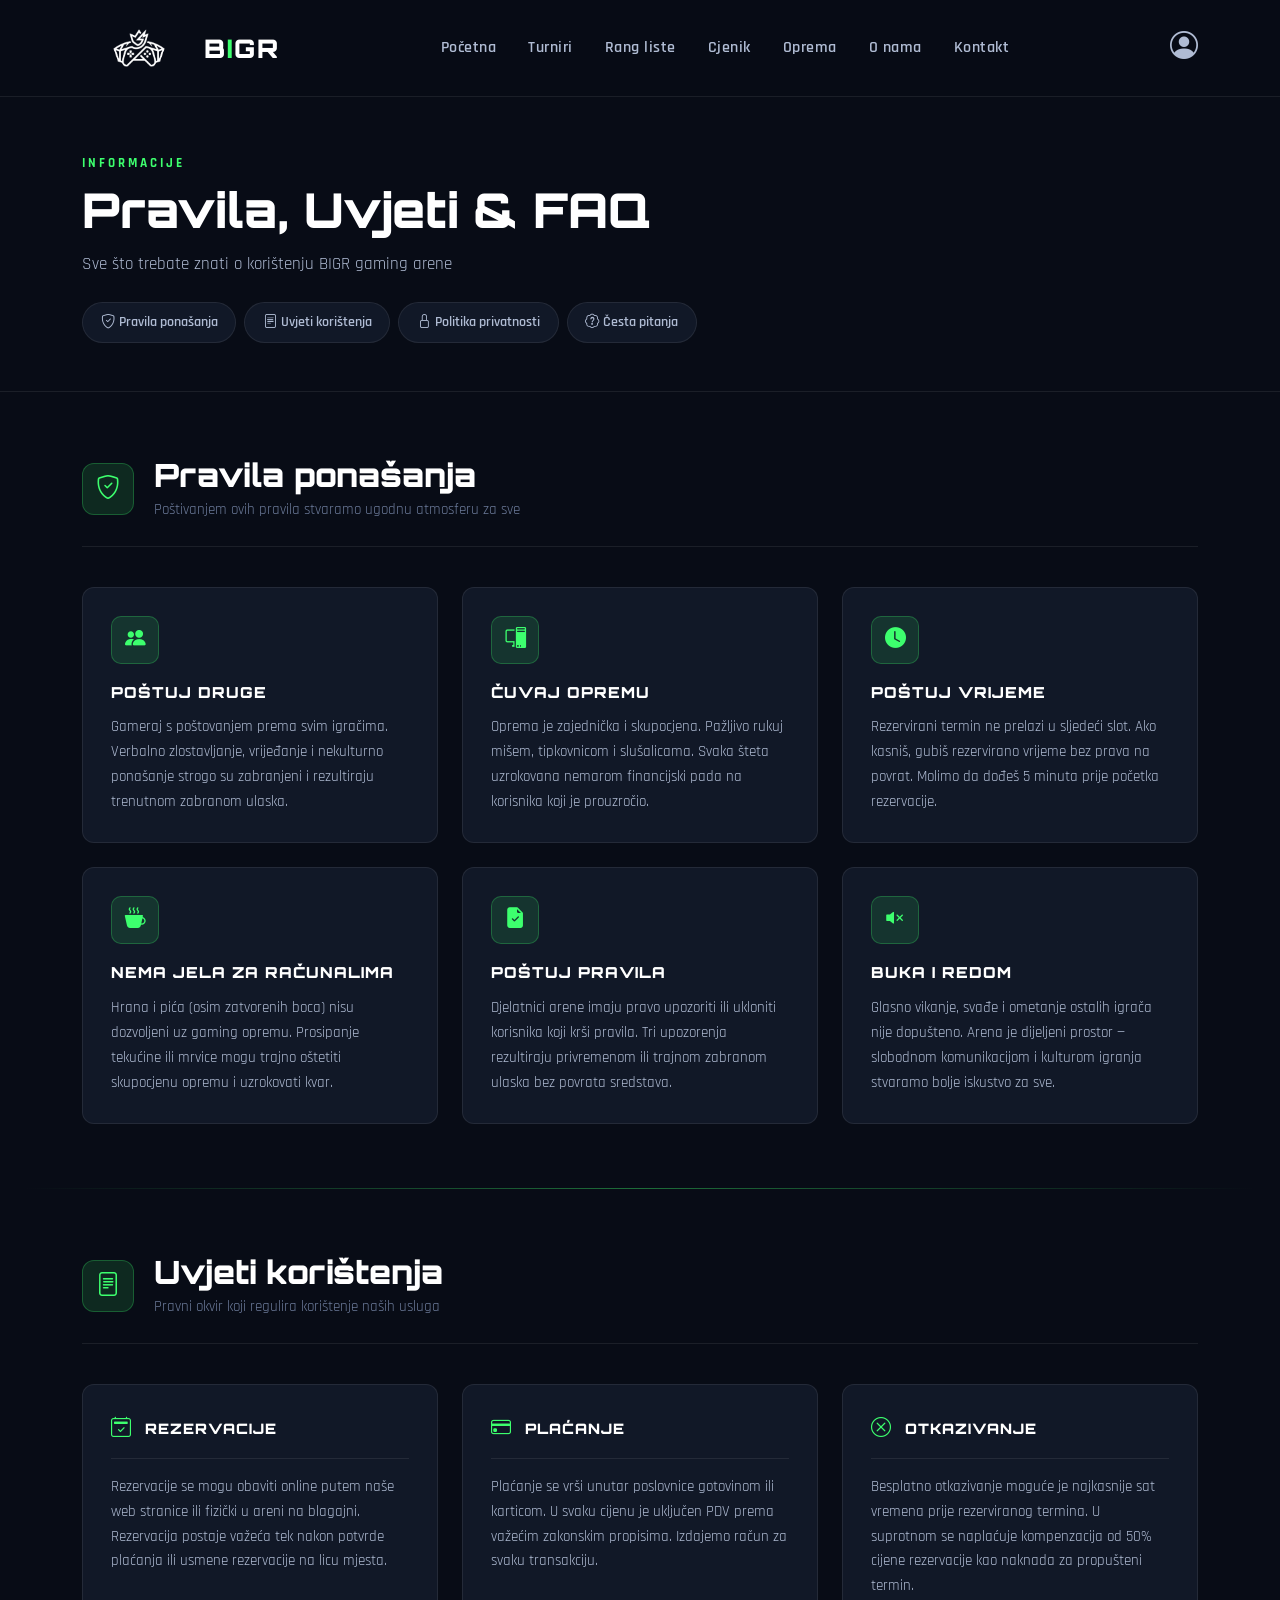
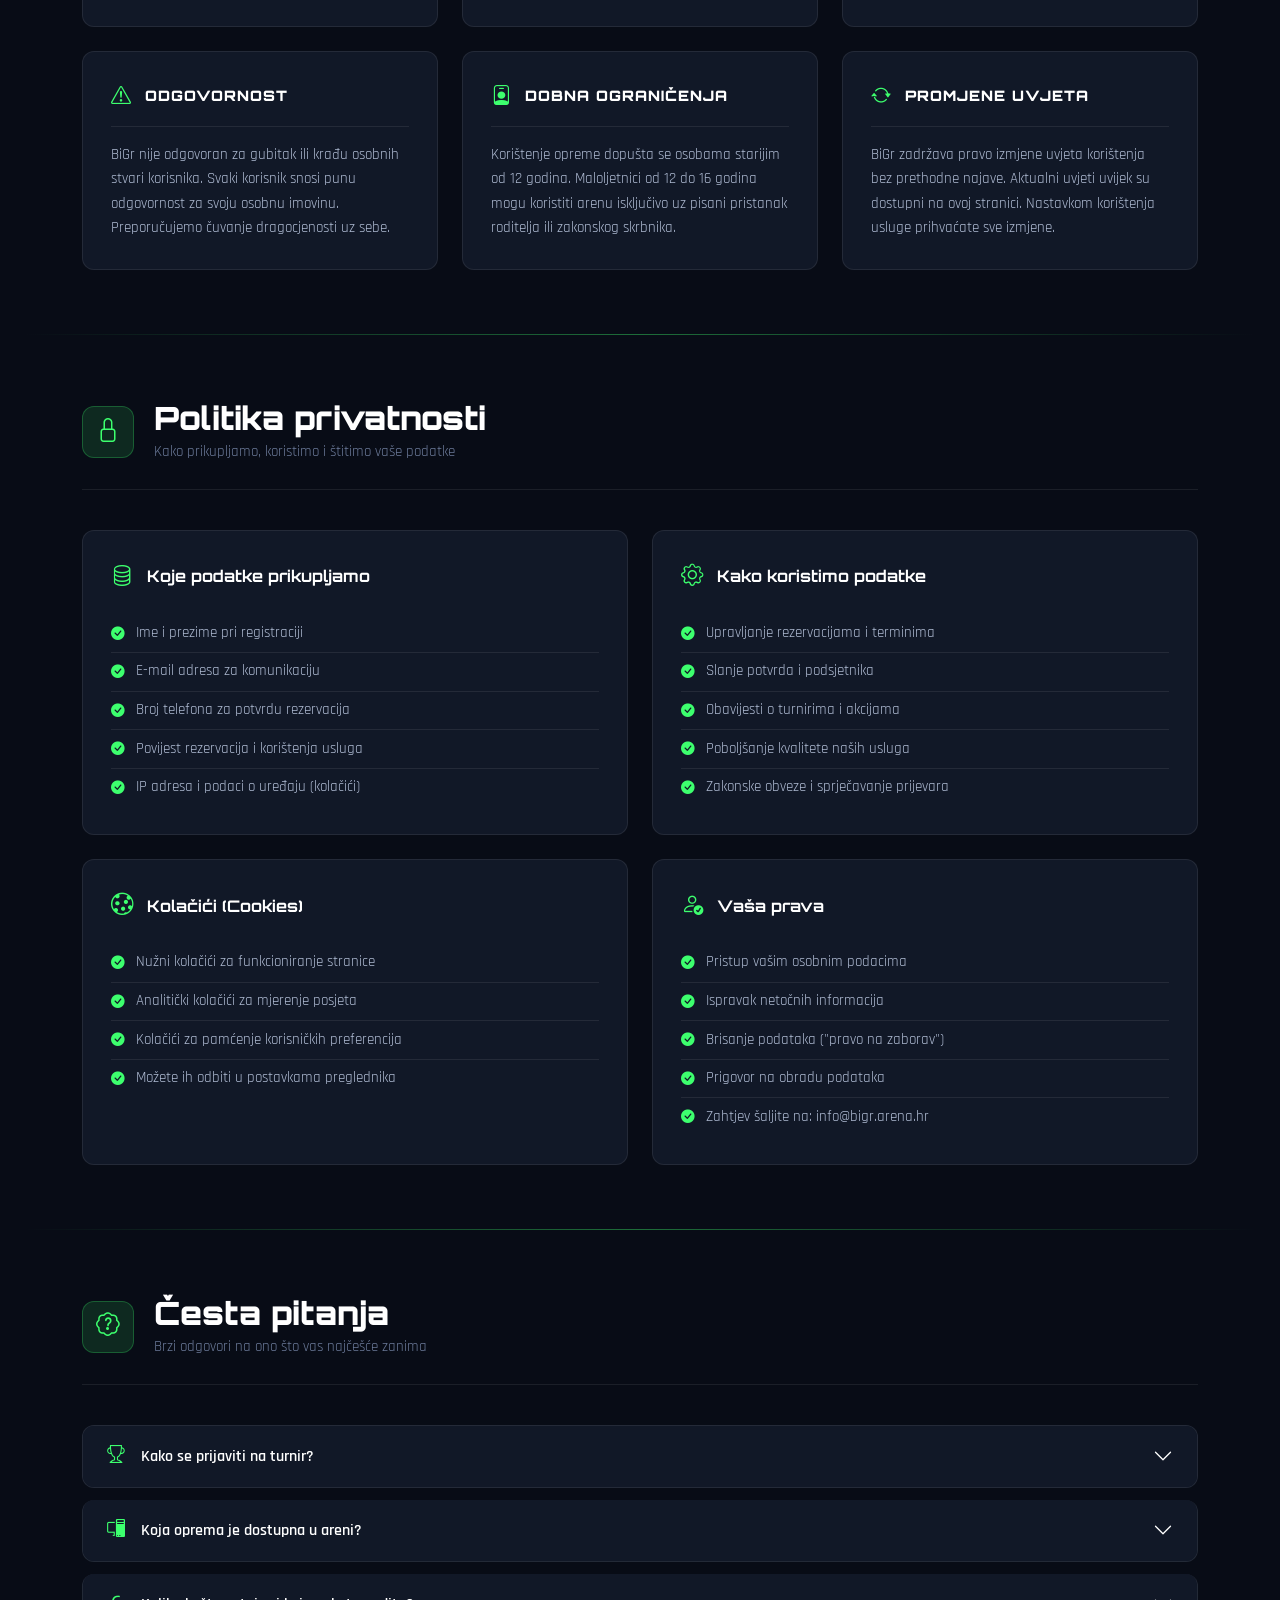
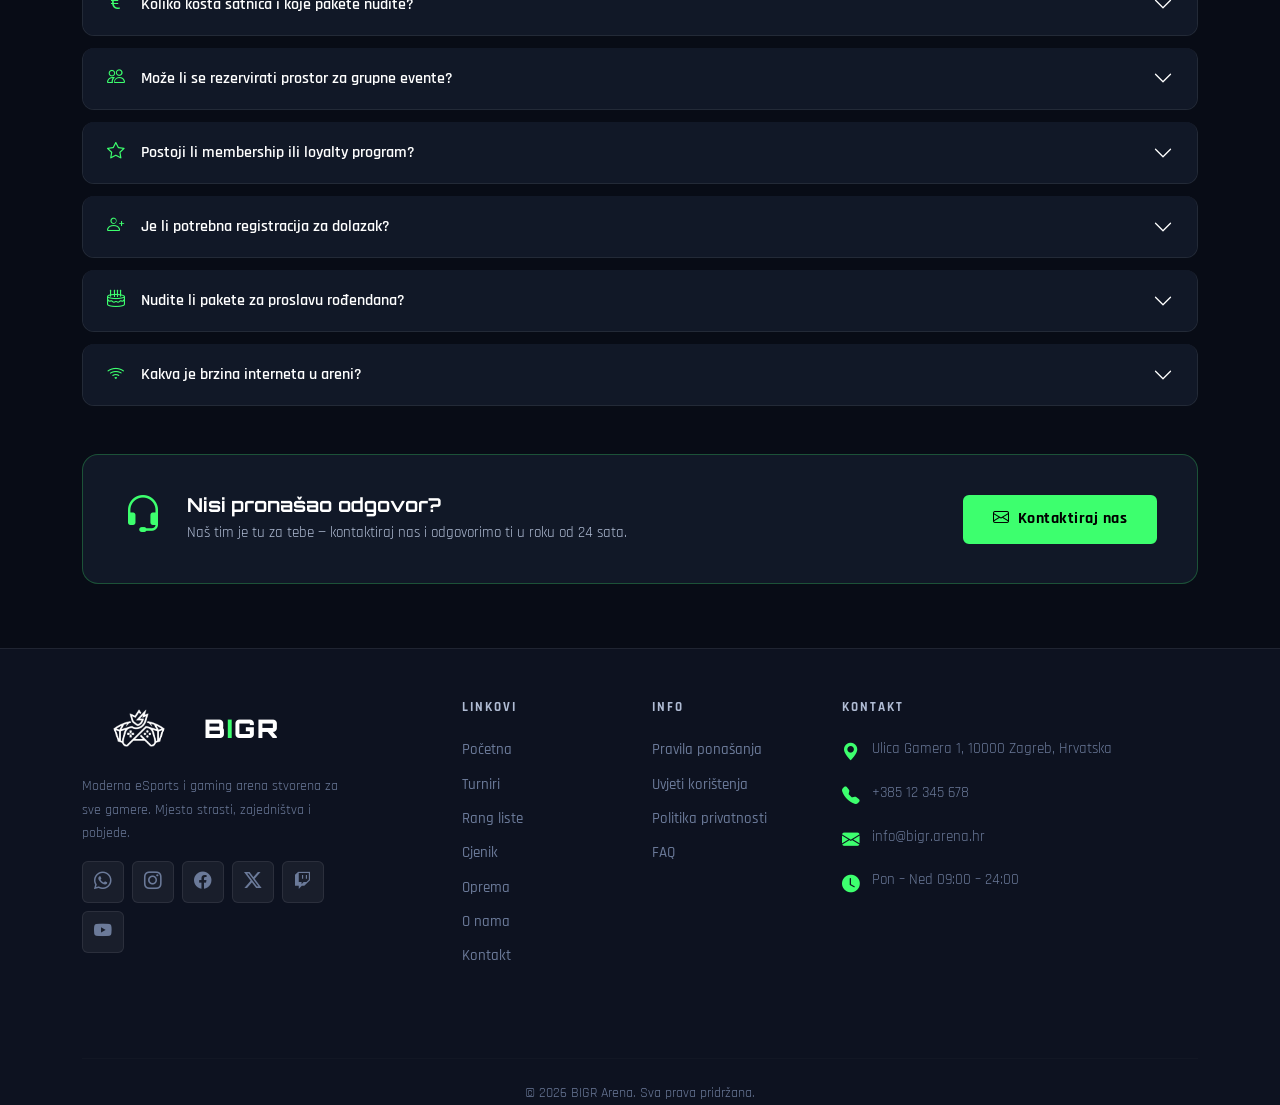
<file: html/faq.html>
<!DOCTYPE html>
<html lang="hr">
<head>
    <meta charset="UTF-8">
    <meta name="viewport" content="width=device-width, initial-scale=1.0">
    <title>BIGR – Pravila, Uvjeti & FAQ</title>
    
    <link rel="stylesheet" href="https://cdn.jsdelivr.net/npm/bootstrap@5.3.3/dist/css/bootstrap.min.css">
    
    <link rel="stylesheet" href="https://cdn.jsdelivr.net/npm/bootstrap-icons@1.11.3/font/bootstrap-icons.min.css">
    
    <link rel="preconnect" href="https://fonts.googleapis.com">
    <link rel="preconnect" href="https://fonts.gstatic.com" crossorigin>
    <link href="https://fonts.googleapis.com/css2?family=Orbitron:wght@400;700;900&family=Rajdhani:wght@400;500;600;700&display=swap" rel="stylesheet">
    
    <link rel="stylesheet" href="../css/global.css">
    
    <link rel="stylesheet" href="../css/faq.css">
</head>
<body>

    
    <nav class="navbar navbar-expand-lg sticky-top">
        <div class="container">

            <button class="navbar-toggler" type="button"
                    data-bs-toggle="collapse"
                    data-bs-target="#navbarMain"
                    aria-controls="navbarMain"
                    aria-expanded="false"
                    aria-label="Otvori navigaciju">
                <span class="navbar-toggler-icon"></span>
            </button>

            <a class="navbar-brand" href="../index.html">
                <img src="../images/logo-BiGr.png" alt="BIGR logo" height="42" class="navbar-logo-img">
                <span class="brand-text">B<span class="brand-accent">I</span>GR</span>
            </a>

            <div class="collapse navbar-collapse" id="navbarMain">
                <ul class="navbar-nav mx-auto">
                    <li class="nav-item">
                        <a class="nav-link" href="../index.html">Početna</a>
                    </li>
                    <li class="nav-item">
                        <a class="nav-link" href="./turniri.html">Turniri</a>
                    </li>
                    <li class="nav-item">
                        <a class="nav-link" href="./rang-liste.html">Rang liste</a>
                    </li>
                    <li class="nav-item">
                        <a class="nav-link" href="./cijene.html">Cjenik</a>
                    </li>
                    <li class="nav-item">
                        <a class="nav-link" href="./oprema.html">Oprema</a>
                    </li>
                    <li class="nav-item">
                        <a class="nav-link" href="./o-nama.html">O nama</a>
                    </li>
                    <li class="nav-item">
                        <a class="nav-link" href="./kontakt.html">Kontakt</a>
                    </li>
                </ul>
                <div class="navbar-user">
                    <a href="./login.html" class="user-icon" aria-label="Korisnički račun">
                        <i class="bi bi-person-circle"></i>
                    </a>
                </div>
            </div>

        </div>
    </nav>
    


    
    <section class="faq-page-header">
        <div class="container">
            <p class="page-label">INFORMACIJE</p>
            <h1 class="page-heading">Pravila, Uvjeti &amp; FAQ</h1>
            <p class="page-desc">Sve što trebate znati o korištenju BIGR gaming arene</p>

            
            <div class="quick-nav d-flex flex-wrap gap-2 mt-4">
                <a href="#pravila" class="quick-nav-btn">
                    <i class="bi bi-shield-check me-1"></i>Pravila ponašanja
                </a>
                <a href="#uvjeti" class="quick-nav-btn">
                    <i class="bi bi-file-text me-1"></i>Uvjeti korištenja
                </a>
                <a href="#privatnost" class="quick-nav-btn">
                    <i class="bi bi-lock me-1"></i>Politika privatnosti
                </a>
                <a href="#faq" class="quick-nav-btn">
                    <i class="bi bi-patch-question me-1"></i>Česta pitanja
                </a>
            </div>
        </div>
    </section>
    


    
    <section class="faq-section" id="pravila">
        <div class="container">

            <div class="section-header">
                <div class="section-header-icon">
                    <i class="bi bi-shield-check"></i>
                </div>
                <div>
                    <h2 class="faq-section-title">Pravila ponašanja</h2>
                    <p class="faq-section-sub">Poštivanjem ovih pravila stvaramo ugodnu atmosferu za sve</p>
                </div>
            </div>

            <div class="row g-4">

                <div class="col-lg-4 col-md-6">
                    <div class="rule-card">
                        <div class="rule-icon-wrap">
                            <i class="bi bi-people-fill"></i>
                        </div>
                        <h3 class="rule-title">POŠTUJ DRUGE</h3>
                        <p class="rule-desc">Gameraj s poštovanjem prema svim igračima. Verbalno zlostavljanje, vrijeđanje i nekulturno ponašanje strogo su zabranjeni i rezultiraju trenutnom zabranom ulaska.</p>
                    </div>
                </div>

                <div class="col-lg-4 col-md-6">
                    <div class="rule-card">
                        <div class="rule-icon-wrap">
                            <i class="bi bi-pc-display"></i>
                        </div>
                        <h3 class="rule-title">ČUVAJ OPREMU</h3>
                        <p class="rule-desc">Oprema je zajednička i skupocjena. Pažljivo rukuj mišem, tipkovnicom i slušalicama. Svaka šteta uzrokovana nemarom financijski pada na korisnika koji je prouzročio.</p>
                    </div>
                </div>

                <div class="col-lg-4 col-md-6">
                    <div class="rule-card">
                        <div class="rule-icon-wrap">
                            <i class="bi bi-clock-fill"></i>
                        </div>
                        <h3 class="rule-title">POŠTUJ VRIJEME</h3>
                        <p class="rule-desc">Rezervirani termin ne prelazi u sljedeći slot. Ako kasniš, gubiš rezervirano vrijeme bez prava na povrat. Molimo da dođeš 5 minuta prije početka rezervacije.</p>
                    </div>
                </div>

                <div class="col-lg-4 col-md-6">
                    <div class="rule-card">
                        <div class="rule-icon-wrap">
                            <i class="bi bi-cup-hot-fill"></i>
                        </div>
                        <h3 class="rule-title">NEMA JELA ZA RAČUNALIMA</h3>
                        <p class="rule-desc">Hrana i pića (osim zatvorenih boca) nisu dozvoljeni uz gaming opremu. Prosipanje tekućine ili mrvice mogu trajno oštetiti skupocjenu opremu i uzrokovati kvar.</p>
                    </div>
                </div>

                <div class="col-lg-4 col-md-6">
                    <div class="rule-card">
                        <div class="rule-icon-wrap">
                            <i class="bi bi-file-earmark-check-fill"></i>
                        </div>
                        <h3 class="rule-title">POŠTUJ PRAVILA</h3>
                        <p class="rule-desc">Djelatnici arene imaju pravo upozoriti ili ukloniti korisnika koji krši pravila. Tri upozorenja rezultiraju privremenom ili trajnom zabranom ulaska bez povrata sredstava.</p>
                    </div>
                </div>

                <div class="col-lg-4 col-md-6">
                    <div class="rule-card">
                        <div class="rule-icon-wrap">
                            <i class="bi bi-volume-mute-fill"></i>
                        </div>
                        <h3 class="rule-title">BUKA I REDOM</h3>
                        <p class="rule-desc">Glasno vikanje, svađe i ometanje ostalih igrača nije dopušteno. Arena je dijeljeni prostor — slobodnom komunikacijom i kulturom igranja stvaramo bolje iskustvo za sve.</p>
                    </div>
                </div>

            </div>
        </div>
    </section>
    


    
    <div class="section-divider"><span></span></div>


    
    <section class="faq-section" id="uvjeti">
        <div class="container">

            <div class="section-header">
                <div class="section-header-icon">
                    <i class="bi bi-file-text"></i>
                </div>
                <div>
                    <h2 class="faq-section-title">Uvjeti korištenja</h2>
                    <p class="faq-section-sub">Pravni okvir koji regulira korištenje naših usluga</p>
                </div>
            </div>

            <div class="row g-4">

                <div class="col-lg-4 col-md-6">
                    <div class="terms-card">
                        <div class="terms-card-header">
                            <i class="bi bi-calendar2-check"></i>
                            <h3 class="terms-title">REZERVACIJE</h3>
                        </div>
                        <p class="terms-desc">Rezervacije se mogu obaviti online putem naše web stranice ili fizički u areni na blagajni. Rezervacija postaje važeća tek nakon potvrde plaćanja ili usmene rezervacije na licu mjesta.</p>
                    </div>
                </div>

                <div class="col-lg-4 col-md-6">
                    <div class="terms-card">
                        <div class="terms-card-header">
                            <i class="bi bi-credit-card"></i>
                            <h3 class="terms-title">PLAĆANJE</h3>
                        </div>
                        <p class="terms-desc">Plaćanje se vrši unutar poslovnice gotovinom ili karticom. U svaku cijenu je uključen PDV prema važećim zakonskim propisima. Izdajemo račun za svaku transakciju.</p>
                    </div>
                </div>

                <div class="col-lg-4 col-md-6">
                    <div class="terms-card">
                        <div class="terms-card-header">
                            <i class="bi bi-x-circle"></i>
                            <h3 class="terms-title">OTKAZIVANJE</h3>
                        </div>
                        <p class="terms-desc">Besplatno otkazivanje moguće je najkasnije sat vremena prije rezerviranog termina. U suprotnom se naplaćuje kompenzacija od 50% cijene rezervacije kao naknada za propušteni termin.</p>
                    </div>
                </div>

                <div class="col-lg-4 col-md-6">
                    <div class="terms-card">
                        <div class="terms-card-header">
                            <i class="bi bi-exclamation-triangle"></i>
                            <h3 class="terms-title">ODGOVORNOST</h3>
                        </div>
                        <p class="terms-desc">BiGr nije odgovoran za gubitak ili krađu osobnih stvari korisnika. Svaki korisnik snosi punu odgovornost za svoju osobnu imovinu. Preporučujemo čuvanje dragocjenosti uz sebe.</p>
                    </div>
                </div>

                <div class="col-lg-4 col-md-6">
                    <div class="terms-card">
                        <div class="terms-card-header">
                            <i class="bi bi-person-badge"></i>
                            <h3 class="terms-title">DOBNA OGRANIČENJA</h3>
                        </div>
                        <p class="terms-desc">Korištenje opreme dopušta se osobama starijim od 12 godina. Maloljetnici od 12 do 16 godina mogu koristiti arenu isključivo uz pisani pristanak roditelja ili zakonskog skrbnika.</p>
                    </div>
                </div>

                <div class="col-lg-4 col-md-6">
                    <div class="terms-card">
                        <div class="terms-card-header">
                            <i class="bi bi-arrow-repeat"></i>
                            <h3 class="terms-title">PROMJENE UVJETA</h3>
                        </div>
                        <p class="terms-desc">BiGr zadržava pravo izmjene uvjeta korištenja bez prethodne najave. Aktualni uvjeti uvijek su dostupni na ovoj stranici. Nastavkom korištenja usluge prihvaćate sve izmjene.</p>
                    </div>
                </div>

            </div>
        </div>
    </section>
    


    
    <div class="section-divider"><span></span></div>


    
    <section class="faq-section" id="privatnost">
        <div class="container">

            <div class="section-header">
                <div class="section-header-icon">
                    <i class="bi bi-lock"></i>
                </div>
                <div>
                    <h2 class="faq-section-title">Politika privatnosti</h2>
                    <p class="faq-section-sub">Kako prikupljamo, koristimo i štitimo vaše podatke</p>
                </div>
            </div>

            <div class="row g-4">

                <div class="col-lg-6">
                    <div class="privacy-card">
                        <div class="privacy-card-header">
                            <i class="bi bi-database"></i>
                            <h3 class="privacy-title">Koje podatke prikupljamo</h3>
                        </div>
                        <ul class="privacy-list">
                            <li><i class="bi bi-check-circle-fill"></i>Ime i prezime pri registraciji</li>
                            <li><i class="bi bi-check-circle-fill"></i>E-mail adresa za komunikaciju</li>
                            <li><i class="bi bi-check-circle-fill"></i>Broj telefona za potvrdu rezervacija</li>
                            <li><i class="bi bi-check-circle-fill"></i>Povijest rezervacija i korištenja usluga</li>
                            <li><i class="bi bi-check-circle-fill"></i>IP adresa i podaci o uređaju (kolačići)</li>
                        </ul>
                    </div>
                </div>

                <div class="col-lg-6">
                    <div class="privacy-card">
                        <div class="privacy-card-header">
                            <i class="bi bi-gear"></i>
                            <h3 class="privacy-title">Kako koristimo podatke</h3>
                        </div>
                        <ul class="privacy-list">
                            <li><i class="bi bi-check-circle-fill"></i>Upravljanje rezervacijama i terminima</li>
                            <li><i class="bi bi-check-circle-fill"></i>Slanje potvrda i podsjetnika</li>
                            <li><i class="bi bi-check-circle-fill"></i>Obavijesti o turnirima i akcijama</li>
                            <li><i class="bi bi-check-circle-fill"></i>Poboljšanje kvalitete naših usluga</li>
                            <li><i class="bi bi-check-circle-fill"></i>Zakonske obveze i sprječavanje prijevara</li>
                        </ul>
                    </div>
                </div>

                <div class="col-lg-6">
                    <div class="privacy-card">
                        <div class="privacy-card-header">
                            <i class="bi bi-cookie"></i>
                            <h3 class="privacy-title">Kolačići (Cookies)</h3>
                        </div>
                        <ul class="privacy-list">
                            <li><i class="bi bi-check-circle-fill"></i>Nužni kolačići za funkcioniranje stranice</li>
                            <li><i class="bi bi-check-circle-fill"></i>Analitički kolačići za mjerenje posjeta</li>
                            <li><i class="bi bi-check-circle-fill"></i>Kolačići za pamćenje korisničkih preferencija</li>
                            <li><i class="bi bi-check-circle-fill"></i>Možete ih odbiti u postavkama preglednika</li>
                        </ul>
                    </div>
                </div>

                <div class="col-lg-6">
                    <div class="privacy-card">
                        <div class="privacy-card-header">
                            <i class="bi bi-person-check"></i>
                            <h3 class="privacy-title">Vaša prava</h3>
                        </div>
                        <ul class="privacy-list">
                            <li><i class="bi bi-check-circle-fill"></i>Pristup vašim osobnim podacima</li>
                            <li><i class="bi bi-check-circle-fill"></i>Ispravak netočnih informacija</li>
                            <li><i class="bi bi-check-circle-fill"></i>Brisanje podataka ("pravo na zaborav")</li>
                            <li><i class="bi bi-check-circle-fill"></i>Prigovor na obradu podataka</li>
                            <li><i class="bi bi-check-circle-fill"></i>Zahtjev šaljite na: info@bigr.arena.hr</li>
                        </ul>
                    </div>
                </div>

            </div>
        </div>
    </section>
    


    
    <div class="section-divider"><span></span></div>


    
    <section class="faq-section" id="faq">
        <div class="container">

            <div class="section-header">
                <div class="section-header-icon">
                    <i class="bi bi-patch-question"></i>
                </div>
                <div>
                    <h2 class="faq-section-title">Česta pitanja</h2>
                    <p class="faq-section-sub">Brzi odgovori na ono što vas najčešće zanima</p>
                </div>
            </div>

            <div class="accordion" id="accordionFAQ">

                <div class="accordion-item faq-accordion-item">
                    <h2 class="accordion-header" id="faqHead1">
                        <button class="accordion-button faq-accordion-btn collapsed" type="button"
                                data-bs-toggle="collapse"
                                data-bs-target="#faqBody1"
                                aria-expanded="false"
                                aria-controls="faqBody1">
                            <i class="bi bi-trophy me-3"></i>
                            Kako se prijaviti na turnir?
                        </button>
                    </h2>
                    <div id="faqBody1" class="accordion-collapse collapse"
                         role="region"
                         data-bs-parent="#accordionFAQ">
                        <div class="accordion-body faq-accordion-body">
                            Prijava na turnire se vrši putem stranice <a href="./turniri.html">Turniri</a> gdje možeš pregledati sve nadolazeće turnire. Klikni na željeni turnir, pregledaj detalje i klikni gumb "Prijavi se". Za neke turnire je potrebna prethodna registracija korisničkog računa. Prijave za popularne turnire zatvaraju se brzo, pa preporučujemo da se prijaviš što ranije.
                        </div>
                    </div>
                </div>

                <div class="accordion-item faq-accordion-item">
                    <h2 class="accordion-header" id="faqHead2">
                        <button class="accordion-button faq-accordion-btn collapsed" type="button"
                                data-bs-toggle="collapse"
                                data-bs-target="#faqBody2"
                                aria-expanded="false"
                                aria-controls="faqBody2">
                            <i class="bi bi-pc-display me-3"></i>
                            Koja oprema je dostupna u areni?
                        </button>
                    </h2>
                    <div id="faqBody2" class="accordion-collapse collapse"
                         role="region"
                         data-bs-parent="#accordionFAQ">
                        <div class="accordion-body faq-accordion-body">
                            Arena raspolaže s 20+ gaming računala opremljenih najnovijim procesorima (Intel i7/i9, AMD Ryzen 7/9), NVIDIA RTX grafičkim karticama, 144Hz i 240Hz monitorima, mehaničkim tipkovnicama i profesionalnim gaming miševima. Dostupne su i slušalice s mikrofonom za svako računalo. Sve računalo redovito se servisira i nadograđuje.
                        </div>
                    </div>
                </div>

                <div class="accordion-item faq-accordion-item">
                    <h2 class="accordion-header" id="faqHead3">
                        <button class="accordion-button faq-accordion-btn collapsed" type="button"
                                data-bs-toggle="collapse"
                                data-bs-target="#faqBody3"
                                aria-expanded="false"
                                aria-controls="faqBody3">
                            <i class="bi bi-currency-euro me-3"></i>
                            Koliko košta satnica i koje pakete nudite?
                        </button>
                    </h2>
                    <div id="faqBody3" class="accordion-collapse collapse"
                         role="region"
                         data-bs-parent="#accordionFAQ">
                        <div class="accordion-body faq-accordion-body">
                            Standardna cijena sata iznosi 4,00 EUR. Nudimo i pakete: 5 sati za 18,00 EUR, 10 sati za 34,00 EUR i mjesečni paket (40 sati) za 120,00 EUR. Detaljan cjenik pogledaj na stranici <a href="./cijene.html">Cjenik</a>. Cijene se mogu razlikovati za vikende i praznike.
                        </div>
                    </div>
                </div>

                <div class="accordion-item faq-accordion-item">
                    <h2 class="accordion-header" id="faqHead4">
                        <button class="accordion-button faq-accordion-btn collapsed" type="button"
                                data-bs-toggle="collapse"
                                data-bs-target="#faqBody4"
                                aria-expanded="false"
                                aria-controls="faqBody4">
                            <i class="bi bi-people me-3"></i>
                            Može li se rezervirati prostor za grupne evente?
                        </button>
                    </h2>
                    <div id="faqBody4" class="accordion-collapse collapse"
                         role="region"
                         data-bs-parent="#accordionFAQ">
                        <div class="accordion-body faq-accordion-body">
                            Da! Nudimo mogućnost rezervacije cijele arene ili dijela prostora za privatne evente, proslave, team building aktivnosti i škole gaminga. Za grupne rezervacije od 10+ osoba primjenjujemo posebne grupne cijene. Za više informacija kontaktirajte nas putem stranice <a href="./kontakt.html">Kontakt</a> ili pozovite nas direktno.
                        </div>
                    </div>
                </div>

                <div class="accordion-item faq-accordion-item">
                    <h2 class="accordion-header" id="faqHead5">
                        <button class="accordion-button faq-accordion-btn collapsed" type="button"
                                data-bs-toggle="collapse"
                                data-bs-target="#faqBody5"
                                aria-expanded="false"
                                aria-controls="faqBody5">
                            <i class="bi bi-star me-3"></i>
                            Postoji li membership ili loyalty program?
                        </button>
                    </h2>
                    <div id="faqBody5" class="accordion-collapse collapse"
                         role="region"
                         data-bs-parent="#accordionFAQ">
                        <div class="accordion-body faq-accordion-body">
                            Da, imamo BIGR Membership program s tri razine: Silver (30 EUR/mj — 20% popust), Gold (60 EUR/mj — 35% popust + prioritetna rezervacija) i Pro (100 EUR/mj — neograničeno igranje + VIP status na turnirima). Svaki registrirani korisnik također skuplja bodove za svaki sat igranja koji se mogu zamijeniti za besplatno igranje.
                        </div>
                    </div>
                </div>

                <div class="accordion-item faq-accordion-item">
                    <h2 class="accordion-header" id="faqHead6">
                        <button class="accordion-button faq-accordion-btn collapsed" type="button"
                                data-bs-toggle="collapse"
                                data-bs-target="#faqBody6"
                                aria-expanded="false"
                                aria-controls="faqBody6">
                            <i class="bi bi-person-plus me-3"></i>
                            Je li potrebna registracija za dolazak?
                        </button>
                    </h2>
                    <div id="faqBody6" class="accordion-collapse collapse"
                         role="region"
                         data-bs-parent="#accordionFAQ">
                        <div class="accordion-body faq-accordion-body">
                            Registracija nije obavezna za jednokratno korištenje arene — možeš doći bez rezervacije ako ima slobodnih mjesta. Međutim, registracija ti omogućava online rezervacije, praćenje rang liste, prijave na turnire i sudjelovanje u loyalty programu. Preporučujemo registraciju za redovite posjetitelje.
                        </div>
                    </div>
                </div>

                <div class="accordion-item faq-accordion-item">
                    <h2 class="accordion-header" id="faqHead7">
                        <button class="accordion-button faq-accordion-btn collapsed" type="button"
                                data-bs-toggle="collapse"
                                data-bs-target="#faqBody7"
                                aria-expanded="false"
                                aria-controls="faqBody7">
                            <i class="bi bi-cake2 me-3"></i>
                            Nudite li pakete za proslavu rođendana?
                        </button>
                    </h2>
                    <div id="faqBody7" class="accordion-collapse collapse"
                         role="region"
                         data-bs-parent="#accordionFAQ">
                        <div class="accordion-body faq-accordion-body">
                            Apsolutno! Birthday Party paketi uključuju rezervaciju dijela ili cijele arene, mini-turnir za goste, dekoracije s gaming temom, piće za sve sudionike i poseban poklon za slavljenika. Paketi se rezerviraju s najmanje 7 dana unaprijed. Kontaktirajte nas za prilagođenu ponudu na info@bigr.arena.hr.
                        </div>
                    </div>
                </div>

                <div class="accordion-item faq-accordion-item">
                    <h2 class="accordion-header" id="faqHead8">
                        <button class="accordion-button faq-accordion-btn collapsed" type="button"
                                data-bs-toggle="collapse"
                                data-bs-target="#faqBody8"
                                aria-expanded="false"
                                aria-controls="faqBody8">
                            <i class="bi bi-wifi me-3"></i>
                            Kakva je brzina interneta u areni?
                        </button>
                    </h2>
                    <div id="faqBody8" class="accordion-collapse collapse"
                         role="region"
                         data-bs-parent="#accordionFAQ">
                        <div class="accordion-body faq-accordion-body">
                            Arena koristi optičku mrežu s brzinom od 1 Gbps download i upload. Svako gaming računalo je spojeno direktno kabelom (bez Wi-Fi) što osigurava minimalan ping i stabilnu vezu. Prosječan ping na europske servere iznosi 5-15ms. Mreža je segmentirana radi sigurnosti korisnika.
                        </div>
                    </div>
                </div>

            </div>

            
            <div class="faq-cta-box mt-5">
                <i class="bi bi-headset faq-cta-icon"></i>
                <div>
                    <h3 class="faq-cta-title">Nisi pronašao odgovor?</h3>
                    <p class="faq-cta-desc">Naš tim je tu za tebe — kontaktiraj nas i odgovorimo ti u roku od 24 sata.</p>
                </div>
                <a href="./kontakt.html" class="btn btn-primary-custom">
                    <i class="bi bi-envelope me-2"></i>Kontaktiraj nas
                </a>
            </div>

        </div>
    </section>
    


    
    <footer class="footer" aria-label="Footer">
        <div class="container">
            <div class="row py-5">

                
                <div class="col-lg-3 col-md-6 mb-4 mb-lg-0">
                    <a href="../index.html" class="footer-brand mb-3">
                        <img src="../images/logo-BiGr.png" alt="BIGR logo" height="40" class="navbar-logo-img">
                        <span class="brand-text">B<span class="brand-accent">I</span>GR</span>
                    </a>
                    <p class="footer-desc">
                        Moderna eSports i gaming arena stvorena za sve gamere.
                        Mjesto strasti, zajedništva i pobjede.
                    </p>
                    <div class="footer-social">
                        <a href="#" class="social-whatsapp" aria-label="WhatsApp" target="_blank" rel="noopener noreferrer">
                            <i class="bi bi-whatsapp" aria-hidden="true"></i>
                        </a>
                        <a href="#" class="social-instagram" aria-label="Instagram" target="_blank" rel="noopener noreferrer">
                            <i class="bi bi-instagram" aria-hidden="true"></i>
                        </a>
                        <a href="#" class="social-facebook" aria-label="Facebook" target="_blank" rel="noopener noreferrer">
                            <i class="bi bi-facebook" aria-hidden="true"></i>
                        </a>
                        <a href="#" class="social-x" aria-label="X" target="_blank" rel="noopener noreferrer">
                            <i class="bi bi-twitter-x" aria-hidden="true"></i>
                        </a>
                        <a href="#" class="social-twitch" aria-label="Twitch" target="_blank" rel="noopener noreferrer">
                            <i class="bi bi-twitch" aria-hidden="true"></i>
                        </a>
                        <a href="#" class="social-youtube" aria-label="YouTube" target="_blank" rel="noopener noreferrer">
                            <i class="bi bi-youtube" aria-hidden="true"></i>
                        </a>
                    </div>
                </div>

                
                <div class="col-lg-2 col-md-3 col-6 mb-4 mb-lg-0 offset-lg-1">
                    <p class="footer-title">LINKOVI</p>
                    <ul class="footer-links">
                        <li><a href="../index.html">Početna</a></li>
                        <li><a href="./turniri.html">Turniri</a></li>
                        <li><a href="./rang-liste.html">Rang liste</a></li>
                        <li><a href="./cijene.html">Cjenik</a></li>
                        <li><a href="./oprema.html">Oprema</a></li>
                        <li><a href="./o-nama.html">O nama</a></li>
                        <li><a href="./kontakt.html">Kontakt</a></li>
                    </ul>
                </div>

                
                <div class="col-lg-2 col-md-3 col-6 mb-4 mb-lg-0">
                    <p class="footer-title">INFO</p>
                    <ul class="footer-links">
                        <li><a href="./faq.html#pravila">Pravila ponašanja</a></li>
                        <li><a href="./faq.html#uvjeti">Uvjeti korištenja</a></li>
                        <li><a href="./faq.html#privatnost">Politika privatnosti</a></li>
                        <li><a href="./faq.html#faq">FAQ</a></li>
                    </ul>
                </div>

                
                <div class="col-lg-4 col-md-6 mb-4 mb-lg-0">
                    <p class="footer-title"><a href="./kontakt.html">KONTAKT</a></p>
                    <ul class="footer-contact">
                        <li>
                            <a href="./kontakt.html">
                                <i class="bi bi-geo-alt-fill" aria-hidden="true"></i>
                                <span>Ulica Gamera 1, 10000 Zagreb, Hrvatska</span>
                            </a>
                        </li>
                        <li>
                            <a href="./kontakt.html">
                                <i class="bi bi-telephone-fill" aria-hidden="true"></i>
                                <span>+385 12 345 678</span>
                            </a>
                        </li>
                        <li>
                            <a href="./kontakt.html">
                                <i class="bi bi-envelope-fill" aria-hidden="true"></i>
                                <span>info@bigr.arena.hr</span>
                            </a>
                        </li>
                        <li>
                            <a href="./kontakt.html">
                                <i class="bi bi-clock-fill" aria-hidden="true"></i>
                                <span>Pon – Ned 09:00 – 24:00</span>
                            </a>
                        </li>
                    </ul>
                </div>

            </div>

            <hr class="footer-divider">
            <p class="footer-copy text-center">&copy; 2026 BIGR Arena. Sva prava pridržana.</p>

        </div>
    </footer>
    


    
    <script src="https://cdn.jsdelivr.net/npm/bootstrap@5.3.3/dist/js/bootstrap.bundle.min.js"></script>
</body>
</html>
</file>
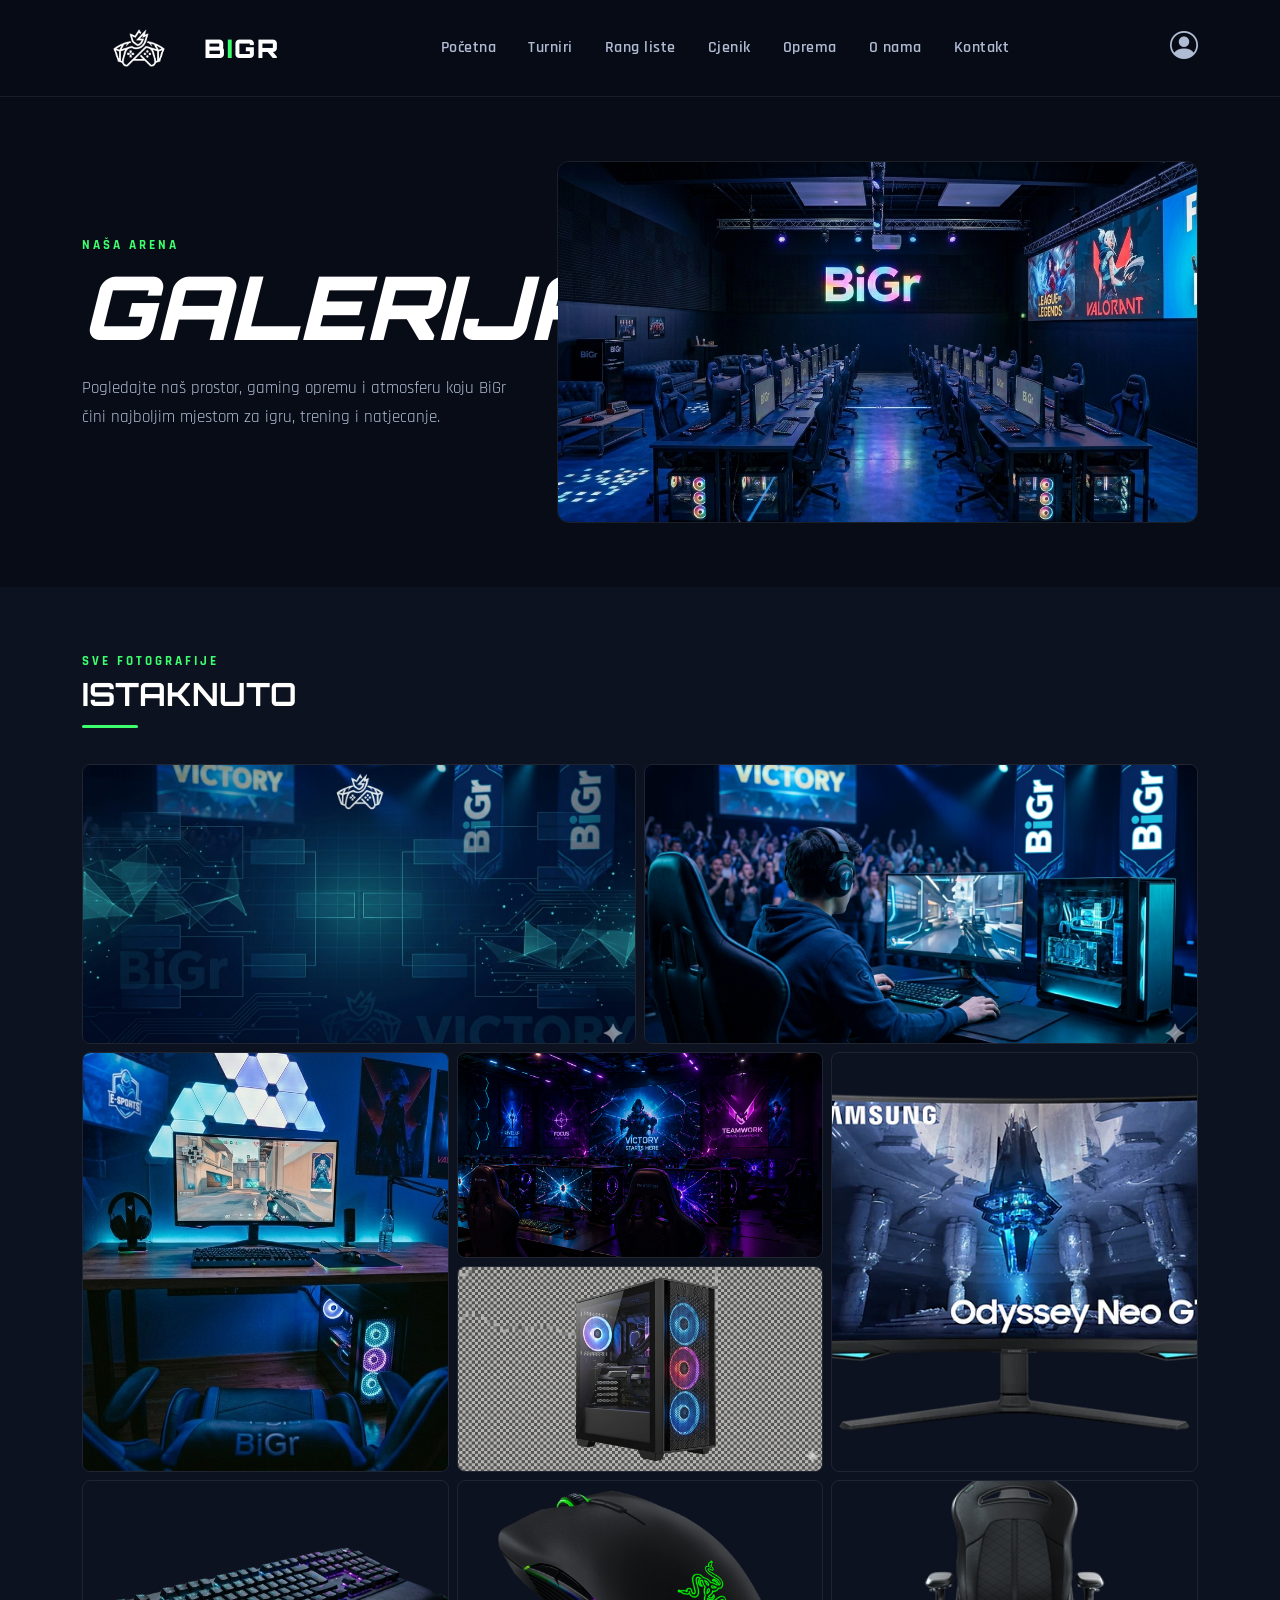
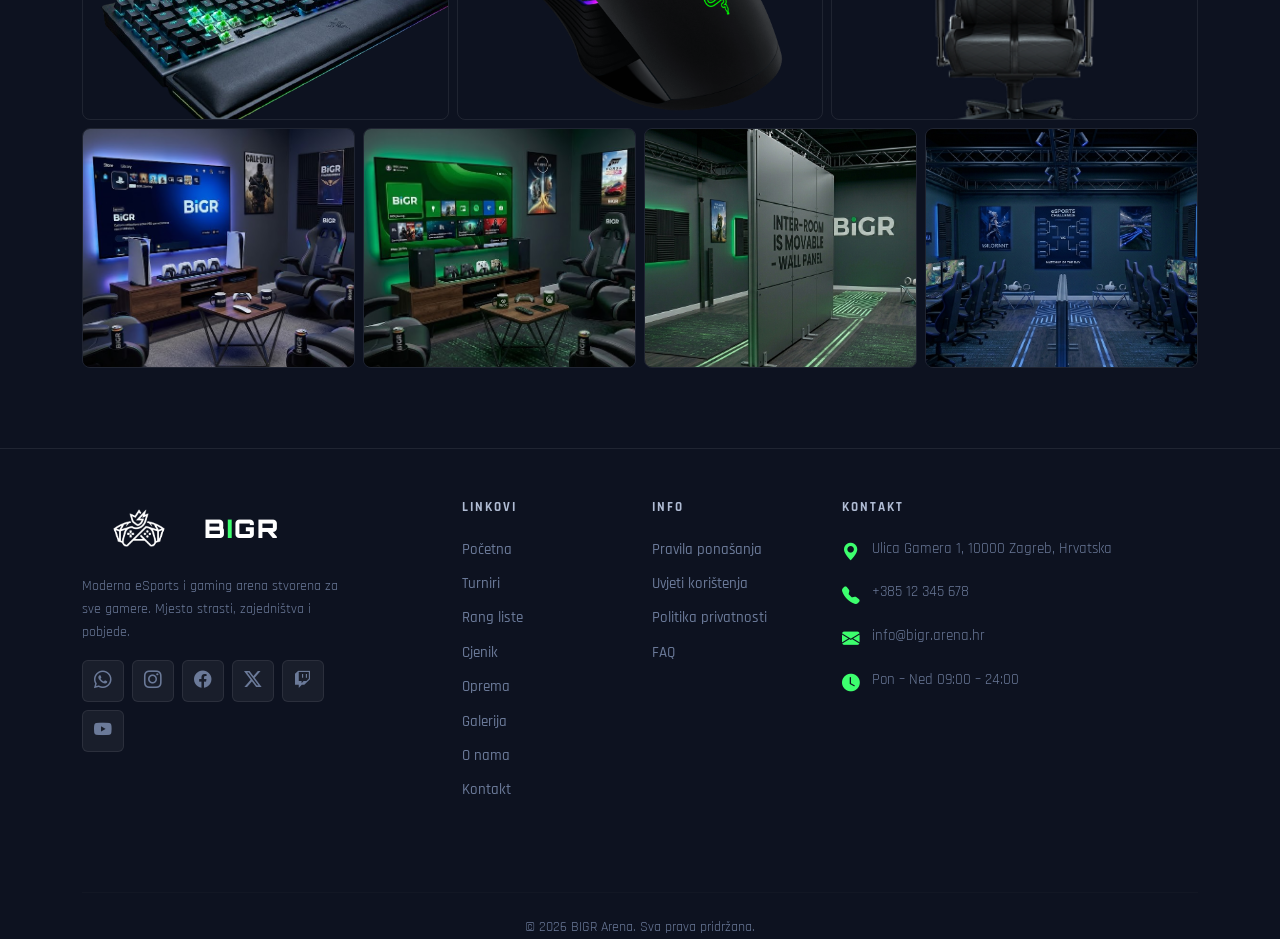
<file: html/galerija.html>
<!DOCTYPE html>
<html lang="hr">
<head>
    <meta charset="UTF-8">
    <meta name="viewport" content="width=device-width, initial-scale=1.0">
    <title>Galerija – BIGR Esports &amp; Gaming Arena</title>
    
    <link href="https://cdn.jsdelivr.net/npm/bootstrap@5.3.8/dist/css/bootstrap.min.css" rel="stylesheet" integrity="sha384-sRIl4kxILFvY47J16cr9ZwB07vP4J8+LH7qKQnuqkuIAvNWLzeN8tE5YBujZqJLB" crossorigin="anonymous">
    
    <link rel="stylesheet" href="https://cdn.jsdelivr.net/npm/bootstrap-icons@1.11.3/font/bootstrap-icons.min.css">
    
    <link rel="preconnect" href="https://fonts.googleapis.com">
    <link rel="preconnect" href="https://fonts.gstatic.com" crossorigin>
    <link href="https://fonts.googleapis.com/css2?family=Orbitron:wght@400;700;900&family=Rajdhani:wght@400;500;600;700&display=swap" rel="stylesheet">
    
    <link rel="stylesheet" href="../css/global.css">
    
    <link rel="stylesheet" href="../css/galerija.css">
</head>
<body>

    
    <nav class="navbar navbar-expand-lg sticky-top">
        <div class="container">
            <button class="navbar-toggler" type="button"
                    data-bs-toggle="collapse"
                    data-bs-target="#navbarMain"
                    aria-controls="navbarMain"
                    aria-expanded="false"
                    aria-label="Otvori navigaciju">
                <span class="navbar-toggler-icon"></span>
            </button>
            <a class="navbar-brand" href="../index.html">
                <img src="../images/logo-BiGr.png" alt="BIGR logo" height="42" class="navbar-logo-img">
                <span class="brand-text">B<span class="brand-accent">I</span>GR</span>
            </a>
            <div class="collapse navbar-collapse" id="navbarMain">
                <ul class="navbar-nav mx-auto">
                    <li class="nav-item"><a class="nav-link" href="../index.html">Početna</a></li>
                    <li class="nav-item"><a class="nav-link" href="turniri.html">Turniri</a></li>
                    <li class="nav-item"><a class="nav-link" href="rang-liste.html">Rang liste</a></li>
                    <li class="nav-item"><a class="nav-link" href="cijene.html">Cjenik</a></li>
                    <li class="nav-item"><a class="nav-link" href="oprema.html">Oprema</a></li>
                    <li class="nav-item"><a class="nav-link" href="o-nama.html">O nama</a></li>
                    <li class="nav-item"><a class="nav-link" href="kontakt.html">Kontakt</a></li>
                </ul>
                <div class="navbar-user">
                    <a href="login.html" class="user-icon" aria-label="Korisnički račun">
                        <i class="bi bi-person-circle"></i>
                    </a>
                </div>
            </div>
        </div>
    </nav>
    


    
    <section class="gal-hero" id="galerija-vrh">
        <div class="container">
            <div class="row align-items-center g-4">

                
                <div class="col-lg-5">
                    <p class="gal-hero-label">NAŠA ARENA</p>
                    <h1 class="gal-hero-naslov">GALERIJA</h1>
                    <p class="gal-hero-opis">
                        Pogledajte naš prostor, gaming opremu i atmosferu koju BiGr
                        čini najboljim mjestom za igru, trening i natjecanje.
                    </p>
                </div>

                
                <div class="col-lg-7">
                    <div class="gal-hero-img-wrap">
                        <img src="../images/igraonica.png" alt="BIGR Gaming Arena – sala" class="gal-hero-img">
                    </div>
                </div>

            </div>
        </div>
    </section>
    


    
    <section class="gal-section" id="galerija-grid" aria-label="Galerija slika">
        <div class="container">

            <p class="gal-section-label">SVE FOTOGRAFIJE</p>
            <h2 class="gal-section-naslov">ISTAKNUTO</h2>
            <div class="gal-divider"></div>

            
            <div class="row g-2 mb-2 gal-row-1">
                <div class="col-md-6">
                    <a href="#lb-1" class="gal-item" aria-label="Otvori sliku: Turniri u BIGR areni">
                        <img src="../images/turniri.png" alt="Turniri u BIGR areni" class="gal-img">
                        <div class="gal-overlay" aria-hidden="true"><i class="bi bi-zoom-in"></i></div>
                    </a>
                </div>
                <div class="col-md-6">
                    <a href="#lb-2" class="gal-item" aria-label="Otvori sliku: BIGR Gaming Arena atmosfera">
                        <img src="../images/hero-bg.png" alt="BIGR Gaming Arena atmosfera" class="gal-img">
                        <div class="gal-overlay" aria-hidden="true"><i class="bi bi-zoom-in"></i></div>
                    </a>
                </div>
            </div>

            
            <div class="row g-2 mb-2">
                <div class="col-md-4 gal-row-2-tall">
                    <a href="#lb-3" class="gal-item" aria-label="Otvori sliku: Gaming setup">
                        <img src="../images/setup.png" alt="Gaming setup u BIGR areni" class="gal-img">
                        <div class="gal-overlay" aria-hidden="true"><i class="bi bi-zoom-in"></i></div>
                    </a>
                </div>
                <div class="col-md-4 gal-row-2-small">
                    <a href="#lb-4" class="gal-item" aria-label="Otvori sliku: BIGR Arena">
                        <img src="../images/nešto.png" alt="BIGR Arena" class="gal-img">
                        <div class="gal-overlay" aria-hidden="true"><i class="bi bi-zoom-in"></i></div>
                    </a>
                    <a href="#lb-5" class="gal-item" aria-label="Otvori sliku: Gaming kućište">
                        <img src="../images/kuciste.png" alt="Gaming kućište" class="gal-img">
                        <div class="gal-overlay" aria-hidden="true"><i class="bi bi-zoom-in"></i></div>
                    </a>
                </div>
                <div class="col-md-4 gal-row-2-tall">
                    <a href="#lb-6" class="gal-item" aria-label="Otvori sliku: Gaming monitor Samsung Odyssey Neo G7">
                        <img src="../images/monitor.webp" alt="Gaming monitor Samsung Odyssey Neo G7" class="gal-img">
                        <div class="gal-overlay" aria-hidden="true"><i class="bi bi-zoom-in"></i></div>
                    </a>
                </div>
            </div>

            
            <div class="row g-2 mb-2 gal-row-3">
                <div class="col-md-4">
                    <a href="#lb-7" class="gal-item" aria-label="Otvori sliku: Gaming tipkovnica">
                        <img src="../images/tipkovnica.png" alt="Gaming tipkovnica" class="gal-img">
                        <div class="gal-overlay" aria-hidden="true"><i class="bi bi-zoom-in"></i></div>
                    </a>
                </div>
                <div class="col-md-4">
                    <a href="#lb-8" class="gal-item" aria-label="Otvori sliku: Gaming miš">
                        <img src="../images/mis.webp" alt="Gaming miš" class="gal-img">
                        <div class="gal-overlay" aria-hidden="true"><i class="bi bi-zoom-in"></i></div>
                    </a>
                </div>
                <div class="col-md-4">
                    <a href="#lb-9" class="gal-item" aria-label="Otvori sliku: Gaming stolica">
                        <img src="../images/stolica.png" alt="Gaming stolica" class="gal-img">
                        <div class="gal-overlay" aria-hidden="true"><i class="bi bi-zoom-in"></i></div>
                    </a>
                </div>
            </div>

            <div class="row g-2 gal-row-3">
                <div class="col-md-3 col-6">
                    <a href="#lb-10" class="gal-item" aria-label="Otvori sliku: PlayStation 5 Pro">
                        <img src="../images/ps5.jpg" alt="PlayStation 5 Pro konzola" class="gal-img">
                        <div class="gal-overlay" aria-hidden="true"><i class="bi bi-zoom-in"></i></div>
                    </a>
                </div>
                <div class="col-md-3 col-6">
                    <a href="#lb-11" class="gal-item" aria-label="Otvori sliku: Xbox Series X">
                        <img src="../images/xbox.jpg" alt="Xbox Series X konzola" class="gal-img">
                        <div class="gal-overlay" aria-hidden="true"><i class="bi bi-zoom-in"></i></div>
                    </a>
                </div>
                <div class="col-md-3 col-6">
                    <a href="#lb-12" class="gal-item" aria-label="Otvori sliku: Meta Quest 3 VR naočale">
                        <img src="../images/vr.png" alt="Meta Quest 3 VR naočale" class="gal-img">
                        <div class="gal-overlay" aria-hidden="true"><i class="bi bi-zoom-in"></i></div>
                    </a>
                </div>
                <div class="col-md-3 col-6">
                    <a href="#lb-13" class="gal-item" aria-label="Otvori sliku: BIGR turnir atmosfera">
                        <img src="../images/turnir.png" alt="BIGR turnir atmosfera" class="gal-img">
                        <div class="gal-overlay" aria-hidden="true"><i class="bi bi-zoom-in"></i></div>
                    </a>
                </div>
            </div>

        </div>
    </section>
    



    <div id="lb-1" class="gal-lightbox" role="dialog" aria-modal="true" aria-label="Galerija – slika 1 od 13">
        <a href="#galerija-grid" class="gal-lb-close" title="Zatvori" aria-label="Zatvori galeriju">
            <i class="bi bi-x-lg" aria-hidden="true"></i>
        </a>
        <a href="#lb-13" class="gal-lb-nav" aria-label="Prethodna slika">
            <i class="bi bi-chevron-left" aria-hidden="true"></i>
        </a>
        <div class="gal-lb-body">
            <img src="../images/turniri.png" alt="Turniri u BIGR areni" class="gal-lb-img">
        </div>
        <a href="#lb-2" class="gal-lb-nav" aria-label="Sljedeća slika">
            <i class="bi bi-chevron-right" aria-hidden="true"></i>
        </a>
    </div>

    
    <div id="lb-2" class="gal-lightbox" role="dialog" aria-modal="true" aria-label="Galerija – slika 2 od 13">
        <a href="#galerija-grid" class="gal-lb-close" title="Zatvori" aria-label="Zatvori galeriju">
            <i class="bi bi-x-lg" aria-hidden="true"></i>
        </a>
        <a href="#lb-1" class="gal-lb-nav" aria-label="Prethodna slika">
            <i class="bi bi-chevron-left" aria-hidden="true"></i>
        </a>
        <div class="gal-lb-body">
            <img src="../images/hero-bg.png" alt="BIGR Gaming Arena atmosfera" class="gal-lb-img">
        </div>
        <a href="#lb-3" class="gal-lb-nav" aria-label="Sljedeća slika">
            <i class="bi bi-chevron-right" aria-hidden="true"></i>
        </a>
    </div>

    
    <div id="lb-3" class="gal-lightbox" role="dialog" aria-modal="true" aria-label="Galerija – slika 3 od 13">
        <a href="#galerija-grid" class="gal-lb-close" title="Zatvori" aria-label="Zatvori galeriju">
            <i class="bi bi-x-lg" aria-hidden="true"></i>
        </a>
        <a href="#lb-2" class="gal-lb-nav" aria-label="Prethodna slika">
            <i class="bi bi-chevron-left" aria-hidden="true"></i>
        </a>
        <div class="gal-lb-body">
            <img src="../images/setup.png" alt="Gaming setup u BIGR areni" class="gal-lb-img">
        </div>
        <a href="#lb-4" class="gal-lb-nav" aria-label="Sljedeća slika">
            <i class="bi bi-chevron-right" aria-hidden="true"></i>
        </a>
    </div>

    
    <div id="lb-4" class="gal-lightbox" role="dialog" aria-modal="true" aria-label="Galerija – slika 4 od 13">
        <a href="#galerija-grid" class="gal-lb-close" title="Zatvori" aria-label="Zatvori galeriju">
            <i class="bi bi-x-lg" aria-hidden="true"></i>
        </a>
        <a href="#lb-3" class="gal-lb-nav" aria-label="Prethodna slika">
            <i class="bi bi-chevron-left" aria-hidden="true"></i>
        </a>
        <div class="gal-lb-body">
            <img src="../images/nešto.png" alt="BIGR Arena" class="gal-lb-img">
        </div>
        <a href="#lb-5" class="gal-lb-nav" aria-label="Sljedeća slika">
            <i class="bi bi-chevron-right" aria-hidden="true"></i>
        </a>
    </div>

    
    <div id="lb-5" class="gal-lightbox" role="dialog" aria-modal="true" aria-label="Galerija – slika 5 od 13">
        <a href="#galerija-grid" class="gal-lb-close" title="Zatvori" aria-label="Zatvori galeriju">
            <i class="bi bi-x-lg" aria-hidden="true"></i>
        </a>
        <a href="#lb-4" class="gal-lb-nav" aria-label="Prethodna slika">
            <i class="bi bi-chevron-left" aria-hidden="true"></i>
        </a>
        <div class="gal-lb-body">
            <img src="../images/kuciste.png" alt="Gaming kućište" class="gal-lb-img">
        </div>
        <a href="#lb-6" class="gal-lb-nav" aria-label="Sljedeća slika">
            <i class="bi bi-chevron-right" aria-hidden="true"></i>
        </a>
    </div>

    
    <div id="lb-6" class="gal-lightbox" role="dialog" aria-modal="true" aria-label="Galerija – slika 6 od 13">
        <a href="#galerija-grid" class="gal-lb-close" title="Zatvori" aria-label="Zatvori galeriju">
            <i class="bi bi-x-lg" aria-hidden="true"></i>
        </a>
        <a href="#lb-5" class="gal-lb-nav" aria-label="Prethodna slika">
            <i class="bi bi-chevron-left" aria-hidden="true"></i>
        </a>
        <div class="gal-lb-body">
            <img src="../images/monitor.webp" alt="Gaming monitor Samsung Odyssey Neo G7" class="gal-lb-img">
        </div>
        <a href="#lb-7" class="gal-lb-nav" aria-label="Sljedeća slika">
            <i class="bi bi-chevron-right" aria-hidden="true"></i>
        </a>
    </div>

    
    <div id="lb-7" class="gal-lightbox" role="dialog" aria-modal="true" aria-label="Galerija – slika 7 od 13">
        <a href="#galerija-grid" class="gal-lb-close" title="Zatvori" aria-label="Zatvori galeriju">
            <i class="bi bi-x-lg" aria-hidden="true"></i>
        </a>
        <a href="#lb-6" class="gal-lb-nav" aria-label="Prethodna slika">
            <i class="bi bi-chevron-left" aria-hidden="true"></i>
        </a>
        <div class="gal-lb-body">
            <img src="../images/tipkovnica.png" alt="Gaming tipkovnica" class="gal-lb-img">
        </div>
        <a href="#lb-8" class="gal-lb-nav" aria-label="Sljedeća slika">
            <i class="bi bi-chevron-right" aria-hidden="true"></i>
        </a>
    </div>

    
    <div id="lb-8" class="gal-lightbox" role="dialog" aria-modal="true" aria-label="Galerija – slika 8 od 13">
        <a href="#galerija-grid" class="gal-lb-close" title="Zatvori" aria-label="Zatvori galeriju">
            <i class="bi bi-x-lg" aria-hidden="true"></i>
        </a>
        <a href="#lb-7" class="gal-lb-nav" aria-label="Prethodna slika">
            <i class="bi bi-chevron-left" aria-hidden="true"></i>
        </a>
        <div class="gal-lb-body">
            <img src="../images/mis.webp" alt="Gaming miš" class="gal-lb-img">
        </div>
        <a href="#lb-9" class="gal-lb-nav" aria-label="Sljedeća slika">
            <i class="bi bi-chevron-right" aria-hidden="true"></i>
        </a>
    </div>

    
    <div id="lb-9" class="gal-lightbox" role="dialog" aria-modal="true" aria-label="Galerija – slika 9 od 13">
        <a href="#galerija-grid" class="gal-lb-close" title="Zatvori" aria-label="Zatvori galeriju">
            <i class="bi bi-x-lg" aria-hidden="true"></i>
        </a>
        <a href="#lb-8" class="gal-lb-nav" aria-label="Prethodna slika">
            <i class="bi bi-chevron-left" aria-hidden="true"></i>
        </a>
        <div class="gal-lb-body">
            <img src="../images/stolica.png" alt="Gaming stolica" class="gal-lb-img">
        </div>
        <a href="#lb-10" class="gal-lb-nav" aria-label="Sljedeća slika">
            <i class="bi bi-chevron-right" aria-hidden="true"></i>
        </a>
    </div>

    <div id="lb-10" class="gal-lightbox" role="dialog" aria-modal="true" aria-label="Galerija – slika 10 od 13">
        <a href="#galerija-grid" class="gal-lb-close" title="Zatvori" aria-label="Zatvori galeriju">
            <i class="bi bi-x-lg" aria-hidden="true"></i>
        </a>
        <a href="#lb-9" class="gal-lb-nav" aria-label="Prethodna slika">
            <i class="bi bi-chevron-left" aria-hidden="true"></i>
        </a>
        <div class="gal-lb-body">
            <img src="../images/ps5.jpg" alt="PlayStation 5 Pro konzola" class="gal-lb-img">
        </div>
        <a href="#lb-11" class="gal-lb-nav" aria-label="Sljedeća slika">
            <i class="bi bi-chevron-right" aria-hidden="true"></i>
        </a>
    </div>

    <div id="lb-11" class="gal-lightbox" role="dialog" aria-modal="true" aria-label="Galerija – slika 11 od 13">
        <a href="#galerija-grid" class="gal-lb-close" title="Zatvori" aria-label="Zatvori galeriju">
            <i class="bi bi-x-lg" aria-hidden="true"></i>
        </a>
        <a href="#lb-10" class="gal-lb-nav" aria-label="Prethodna slika">
            <i class="bi bi-chevron-left" aria-hidden="true"></i>
        </a>
        <div class="gal-lb-body">
            <img src="../images/xbox.jpg" alt="Xbox Series X konzola" class="gal-lb-img">
        </div>
        <a href="#lb-12" class="gal-lb-nav" aria-label="Sljedeća slika">
            <i class="bi bi-chevron-right" aria-hidden="true"></i>
        </a>
    </div>

    <div id="lb-12" class="gal-lightbox" role="dialog" aria-modal="true" aria-label="Galerija – slika 12 od 13">
        <a href="#galerija-grid" class="gal-lb-close" title="Zatvori" aria-label="Zatvori galeriju">
            <i class="bi bi-x-lg" aria-hidden="true"></i>
        </a>
        <a href="#lb-11" class="gal-lb-nav" aria-label="Prethodna slika">
            <i class="bi bi-chevron-left" aria-hidden="true"></i>
        </a>
        <div class="gal-lb-body">
            <img src="../images/vr.png" alt="Meta Quest 3 VR naočale" class="gal-lb-img">
        </div>
        <a href="#lb-13" class="gal-lb-nav" aria-label="Sljedeća slika">
            <i class="bi bi-chevron-right" aria-hidden="true"></i>
        </a>
    </div>

    <div id="lb-13" class="gal-lightbox" role="dialog" aria-modal="true" aria-label="Galerija – slika 13 od 13">
        <a href="#galerija-grid" class="gal-lb-close" title="Zatvori" aria-label="Zatvori galeriju">
            <i class="bi bi-x-lg" aria-hidden="true"></i>
        </a>
        <a href="#lb-12" class="gal-lb-nav" aria-label="Prethodna slika">
            <i class="bi bi-chevron-left" aria-hidden="true"></i>
        </a>
        <div class="gal-lb-body">
            <img src="../images/turnir.png" alt="BIGR turnir atmosfera" class="gal-lb-img">
        </div>
        <a href="#lb-1" class="gal-lb-nav" aria-label="Sljedeća slika">
            <i class="bi bi-chevron-right" aria-hidden="true"></i>
        </a>
    </div>


    
    <footer class="footer" aria-label="Footer">
        <div class="container">
            <div class="row py-5">
                <div class="col-lg-3 col-md-6 mb-4 mb-lg-0">
                    <a href="../index.html" class="footer-brand mb-3">
                        <img src="../images/logo-BiGr.png" alt="BIGR logo" height="40" class="navbar-logo-img">
                        <span class="brand-text">B<span class="brand-accent">I</span>GR</span>
                    </a>
                    <p class="footer-desc">Moderna eSports i gaming arena stvorena za sve gamere. Mjesto strasti, zajedništva i pobjede.</p>
                    <div class="footer-social">
                        <a href="#" class="social-whatsapp" aria-label="WhatsApp" target="_blank" rel="noopener noreferrer">
                            <i class="bi bi-whatsapp" aria-hidden="true"></i>
                        </a>
                        <a href="#" class="social-instagram" aria-label="Instagram" target="_blank" rel="noopener noreferrer">
                            <i class="bi bi-instagram" aria-hidden="true"></i>
                        </a>
                        <a href="#" class="social-facebook" aria-label="Facebook" target="_blank" rel="noopener noreferrer">
                            <i class="bi bi-facebook" aria-hidden="true"></i>
                        </a>
                        <a href="#" class="social-x" aria-label="X" target="_blank" rel="noopener noreferrer">
                            <i class="bi bi-twitter-x" aria-hidden="true"></i>
                        </a>
                        <a href="#" class="social-twitch" aria-label="Twitch" target="_blank" rel="noopener noreferrer">
                            <i class="bi bi-twitch" aria-hidden="true"></i>
                        </a>
                        <a href="#" class="social-youtube" aria-label="YouTube" target="_blank" rel="noopener noreferrer">
                            <i class="bi bi-youtube" aria-hidden="true"></i>
                        </a>
                    </div>
                </div>
                <div class="col-lg-2 col-md-3 col-6 mb-4 mb-lg-0 offset-lg-1">
                    <p class="footer-title">LINKOVI</p>
                    <ul class="footer-links">
                        <li><a href="../index.html">Početna</a></li>
                        <li><a href="turniri.html">Turniri</a></li>
                        <li><a href="rang-liste.html">Rang liste</a></li>
                        <li><a href="cijene.html">Cjenik</a></li>
                        <li><a href="oprema.html">Oprema</a></li>
                        <li><a href="galerija.html">Galerija</a></li>
                        <li><a href="o-nama.html">O nama</a></li>
                        <li><a href="kontakt.html">Kontakt</a></li>
                    </ul>
                </div>
                <div class="col-lg-2 col-md-3 col-6 mb-4 mb-lg-0">
                    <p class="footer-title">INFO</p>
                    <ul class="footer-links">
                        <li><a href="faq.html#pravila">Pravila ponašanja</a></li>
                        <li><a href="faq.html#uvjeti">Uvjeti korištenja</a></li>
                        <li><a href="faq.html#privatnost">Politika privatnosti</a></li>
                        <li><a href="faq.html#faq">FAQ</a></li>
                    </ul>
                </div>
                <div class="col-lg-4 col-md-6 mb-4 mb-lg-0">
                    <p class="footer-title"><a href="kontakt.html">KONTAKT</a></p>
                    <ul class="footer-contact">
                        <li><a href="kontakt.html"><i class="bi bi-geo-alt-fill" aria-hidden="true"></i><span>Ulica Gamera 1, 10000 Zagreb, Hrvatska</span></a></li>
                        <li><a href="kontakt.html"><i class="bi bi-telephone-fill" aria-hidden="true"></i><span>+385 12 345 678</span></a></li>
                        <li><a href="kontakt.html"><i class="bi bi-envelope-fill" aria-hidden="true"></i><span>info@bigr.arena.hr</span></a></li>
                        <li><a href="kontakt.html"><i class="bi bi-clock-fill" aria-hidden="true"></i><span>Pon – Ned 09:00 – 24:00</span></a></li>
                    </ul>
                </div>
            </div>
            <hr class="footer-divider">
            <p class="footer-copy text-center">&copy; 2026 BIGR Arena. Sva prava pridržana.</p>
        </div>
    </footer>
    


    
    <script src="https://cdn.jsdelivr.net/npm/bootstrap@5.3.8/dist/js/bootstrap.bundle.min.js" integrity="sha384-FKyoEForCGlyvwx9Hj09JcYn3nv7wiPVlz7YYwJrWVcXK/BmnVDxM+D2scQbITxI" crossorigin="anonymous"></script>

</body>
</html>
</file>
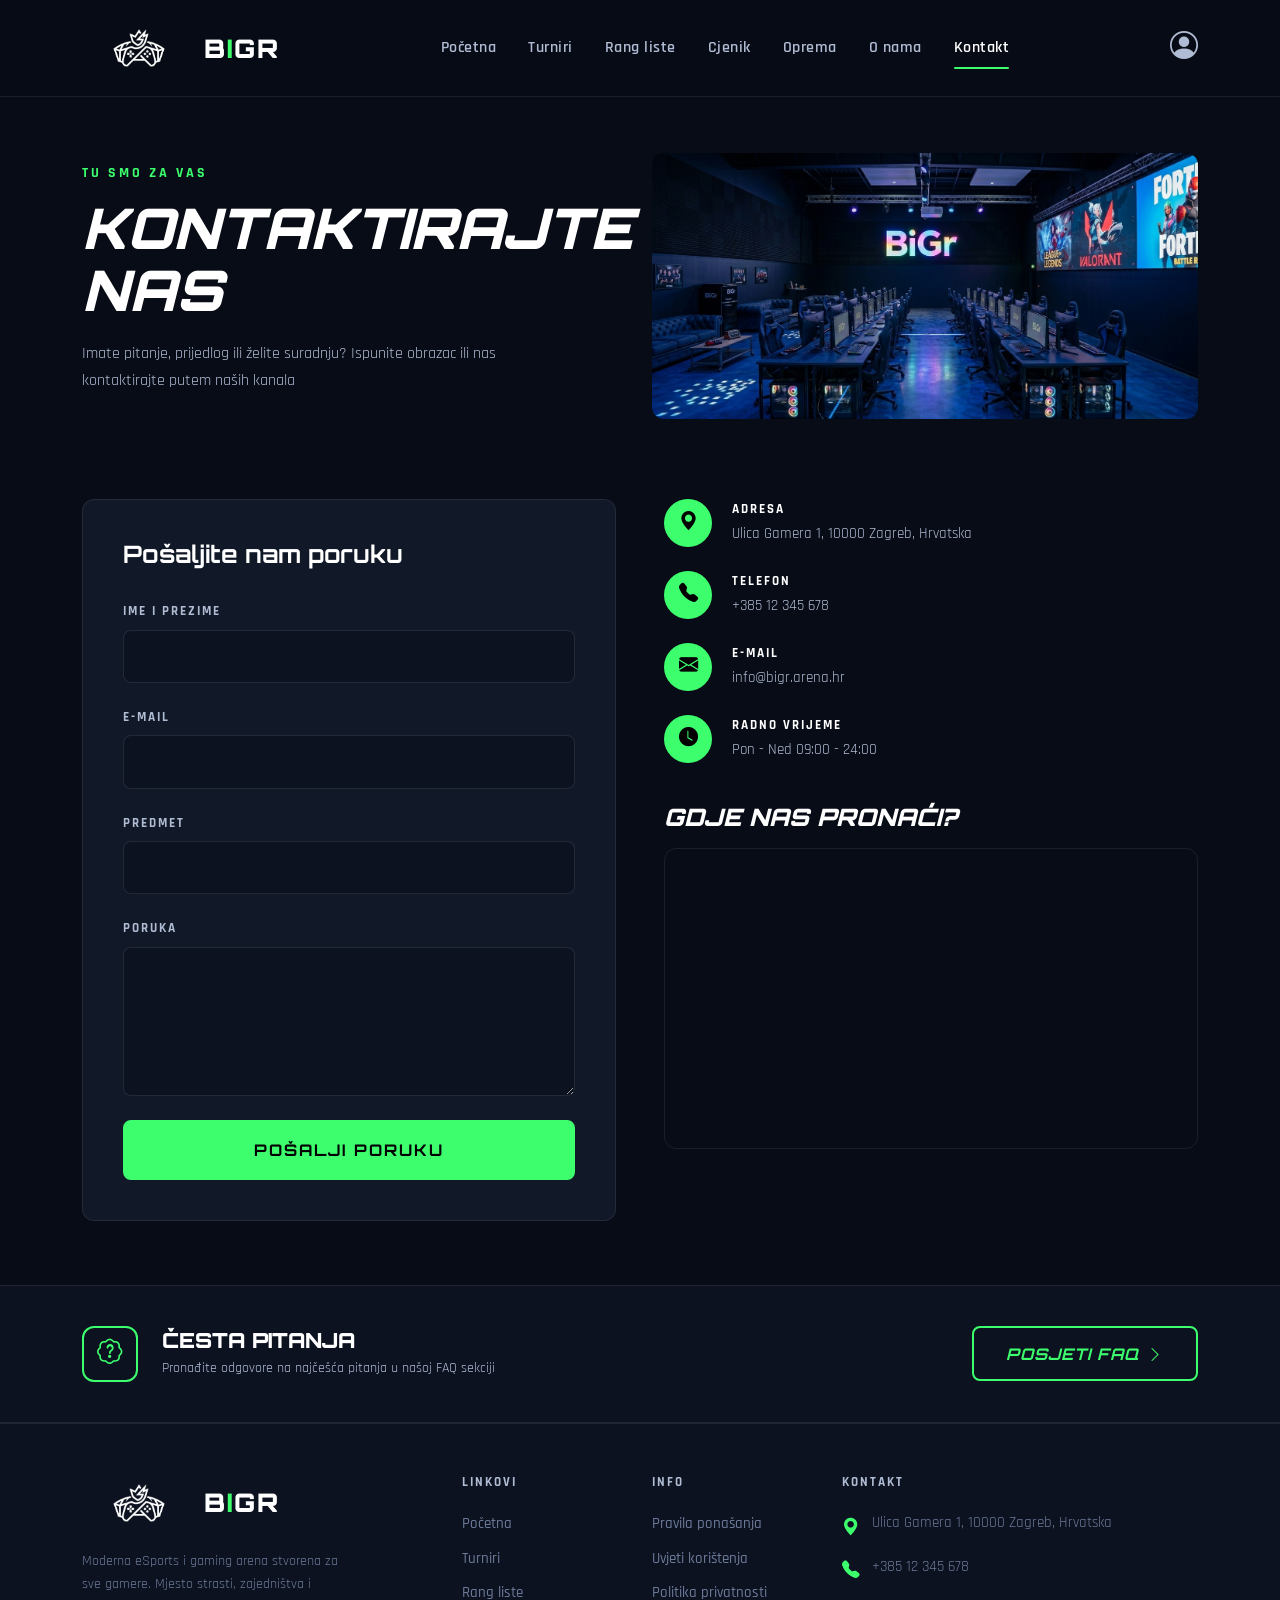
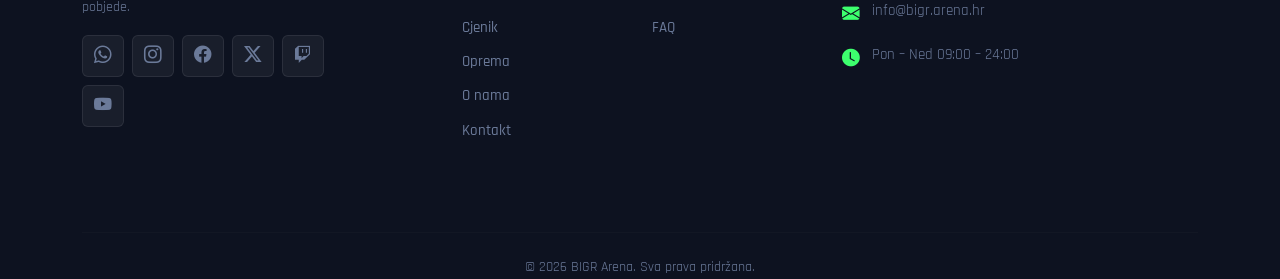
<file: html/kontakt.html>
<!DOCTYPE html>
<html lang="hr">
<head>
    <meta charset="UTF-8">
    <meta name="viewport" content="width=device-width, initial-scale=1.0">
    <title>BIGR – Kontakt</title>
    
    <link rel="stylesheet" href="https://cdn.jsdelivr.net/npm/bootstrap@5.3.3/dist/css/bootstrap.min.css">
    
    <link rel="stylesheet" href="https://cdn.jsdelivr.net/npm/bootstrap-icons@1.11.3/font/bootstrap-icons.min.css">
    
    <link rel="preconnect" href="https://fonts.googleapis.com">
    <link rel="preconnect" href="https://fonts.gstatic.com" crossorigin>
    <link href="https://fonts.googleapis.com/css2?family=Orbitron:wght@400;700;900&family=Rajdhani:wght@400;500;600;700&display=swap" rel="stylesheet">
    
    <link rel="stylesheet" href="../css/global.css">
    
    <link rel="stylesheet" href="../css/kontakt.css">
</head>
<body>

    
    <nav class="navbar navbar-expand-lg sticky-top">
        <div class="container">

            
            <button class="navbar-toggler" type="button"
                    data-bs-toggle="collapse"
                    data-bs-target="#navbarMain"
                    aria-controls="navbarMain"
                    aria-expanded="false"
                    aria-label="Otvori navigaciju">
                <span class="navbar-toggler-icon"></span>
            </button>

            
            <a class="navbar-brand" href="../index.html">
                <img src="../images/logo-BiGr.png" alt="BIGR logo" height="42" class="navbar-logo-img">
                <span class="brand-text">B<span class="brand-accent">I</span>GR</span>
            </a>

            
            <div class="collapse navbar-collapse" id="navbarMain">
                <ul class="navbar-nav mx-auto">
                    <li class="nav-item">
                        <a class="nav-link" href="../index.html">Početna</a>
                    </li>
                    <li class="nav-item">
                        <a class="nav-link" href="./turniri.html">Turniri</a>
                    </li>
                    <li class="nav-item">
                        <a class="nav-link" href="./rang-liste.html">Rang liste</a>
                    </li>
                    <li class="nav-item">
                        <a class="nav-link" href="./cijene.html">Cjenik</a>
                    </li>
                    <li class="nav-item">
                        <a class="nav-link" href="./oprema.html">Oprema</a>
                    </li>
                    <li class="nav-item">
                        <a class="nav-link" href="./o-nama.html">O nama</a>
                    </li>
                    <li class="nav-item">
                        <a class="nav-link active" aria-current="page" href="./kontakt.html">Kontakt</a>
                    </li>
                </ul>
                
                <div class="navbar-user">
                    <a href="./login.html" class="user-icon" aria-label="Korisnički račun">
                        <i class="bi bi-person-circle"></i>
                    </a>
                </div>
            </div>

        </div>
    </nav>
    


    
    <section class="kontakt-hero">
        <div class="container">
            <div class="row align-items-center">

                
                <div class="col-lg-6 col-md-7">
                    <p class="hero-label">TU SMO ZA VAS</p>
                    <h1 class="hero-heading">KONTAKTIRAJTE NAS</h1>
                    <p class="hero-desc">
                        Imate pitanje, prijedlog ili želite suradnju? Ispunite obrazac
                        ili nas kontaktirajte putem naših kanala
                    </p>
                </div>

                
                <div class="col-lg-6 col-md-5 d-none d-md-block">
                    <a href="./galerija.html" aria-label="Pogledaj galeriju">
                        <img src="../images/igraonica.png" alt="Gaming arena Bigr" class="hero-img">
                    </a>
                </div>

            </div>
        </div>
    </section>
    


    
    <section class="kontakt-section">
        <div class="container">
            <div class="row g-5">

                
                <div class="col-lg-6">
                    <div class="contact-form-card">
                        <h2 class="form-heading">Pošaljite nam poruku</h2>

                        <form novalidate>
                            
                            <div class="mb-4">
                                <label for="kontaktIme" class="form-label-custom">IME I PREZIME</label>
                                <input type="text" class="form-control form-control-custom" id="kontaktIme" placeholder="">
                            </div>

                            
                            <div class="mb-4">
                                <label for="kontaktEmail" class="form-label-custom">E-MAIL</label>
                                <input type="email" class="form-control form-control-custom" id="kontaktEmail" placeholder="">
                            </div>

                            
                            <div class="mb-4">
                                <label for="kontaktPredmet" class="form-label-custom">PREDMET</label>
                                <input type="text" class="form-control form-control-custom" id="kontaktPredmet" placeholder="">
                            </div>

                            
                            <div class="mb-4">
                                <label for="kontaktPoruka" class="form-label-custom">PORUKA</label>
                                <textarea class="form-control form-control-custom" id="kontaktPoruka" rows="5" placeholder=""></textarea>
                            </div>

                            
                            <div class="d-grid">
                                <button type="submit" class="btn btn-primary-custom btn-submit">
                                    POŠALJI PORUKU
                                </button>
                            </div>
                        </form>
                    </div>
                </div>

                
                <div class="col-lg-6">

                    
                    <div class="contact-info-list">
                        <div class="contact-info-item">
                            <div class="contact-info-icon">
                                <i class="bi bi-geo-alt-fill"></i>
                            </div>
                            <div>
                                <p class="info-label">ADRESA</p>
                                <p class="info-value">Ulica Gamera 1, 10000 Zagreb, Hrvatska</p>
                            </div>
                        </div>

                        <div class="contact-info-item">
                            <div class="contact-info-icon">
                                <i class="bi bi-telephone-fill"></i>
                            </div>
                            <div>
                                <p class="info-label">TELEFON</p>
                                <p class="info-value">+385 12 345 678</p>
                            </div>
                        </div>

                        <div class="contact-info-item">
                            <div class="contact-info-icon">
                                <i class="bi bi-envelope-fill"></i>
                            </div>
                            <div>
                                <p class="info-label">E-MAIL</p>
                                <p class="info-value">info@bigr.arena.hr</p>
                            </div>
                        </div>

                        <div class="contact-info-item">
                            <div class="contact-info-icon">
                                <i class="bi bi-clock-fill"></i>
                            </div>
                            <div>
                                <p class="info-label">RADNO VRIJEME</p>
                                <p class="info-value">Pon - Ned 09:00 - 24:00</p>
                            </div>
                        </div>
                    </div>

                    
                    <div class="map-section">
                        <h3 class="map-heading"><em>GDJE NAS PRONAĆI?</em></h3>
                        <div class="ratio ratio-16x9 map-wrapper">
                            <iframe
                                src="https://www.google.com/maps/embed?pb=!1m18!1m12!1m3!1d2781.234567890123!2d15.9819!3d45.8144!2m3!1f0!2f0!3f0!3m2!1i1024!2i768!4f13.1!3m3!1m2!1s0x4765d6f43a7b8c9d%3A0xabcdef1234567890!2sTrg%20bana%20Josipa%20Jela%C4%8Di%C4%87a%2C%20Zagreb!5e0!3m2!1shr!2shr!4v1717000000000!5m2!1shr!2shr"
                                style="border:0;"
                                allowfullscreen=""
                                loading="lazy"
                                referrerpolicy="no-referrer-when-downgrade"
                                title="Lokacija BIGR arene na karti">
                            </iframe>
                        </div>
                    </div>

                </div>

            </div>
        </div>
    </section>
    


    
    <section class="faq-banner">
        <div class="container">
            <div class="faq-banner-inner d-flex align-items-center justify-content-between flex-wrap gap-3">

                
                <div class="d-flex align-items-center gap-4">
                    <div class="faq-icon">
                        <i class="bi bi-patch-question"></i>
                    </div>
                    <div>
                        <h3 class="faq-banner-title">ČESTA PITANJA</h3>
                        <p class="faq-banner-desc">Pronađite odgovore na najčešća pitanja u našoj FAQ sekciji</p>
                    </div>
                </div>

                
                <a href="./faq.html#faq" class="btn btn-faq">
                    POSJETI FAQ <i class="bi bi-chevron-right ms-2"></i>
                </a>

            </div>
        </div>
    </section>
    


    
    <footer class="footer" aria-label="Footer">
        <div class="container">
            <div class="row py-5">

                
                <div class="col-lg-3 col-md-6 mb-4 mb-lg-0">
                    <a href="../index.html" class="footer-brand mb-3">
                        <img src="../images/logo-BiGr.png" alt="BIGR logo" height="40" class="navbar-logo-img">
                        <span class="brand-text">B<span class="brand-accent">I</span>GR</span>
                    </a>
                    <p class="footer-desc">
                        Moderna eSports i gaming arena stvorena za sve gamere.
                        Mjesto strasti, zajedništva i pobjede.
                    </p>
                    <div class="footer-social">
                        <a href="#" class="social-whatsapp" aria-label="WhatsApp" target="_blank" rel="noopener noreferrer">
                            <i class="bi bi-whatsapp" aria-hidden="true"></i>
                        </a>
                        <a href="#" class="social-instagram" aria-label="Instagram" target="_blank" rel="noopener noreferrer">
                            <i class="bi bi-instagram" aria-hidden="true"></i>
                        </a>
                        <a href="#" class="social-facebook" aria-label="Facebook" target="_blank" rel="noopener noreferrer">
                            <i class="bi bi-facebook" aria-hidden="true"></i>
                        </a>
                        <a href="#" class="social-x" aria-label="X" target="_blank" rel="noopener noreferrer">
                            <i class="bi bi-twitter-x" aria-hidden="true"></i>
                        </a>
                        <a href="#" class="social-twitch" aria-label="Twitch" target="_blank" rel="noopener noreferrer">
                            <i class="bi bi-twitch" aria-hidden="true"></i>
                        </a>
                        <a href="#" class="social-youtube" aria-label="YouTube" target="_blank" rel="noopener noreferrer">
                            <i class="bi bi-youtube" aria-hidden="true"></i>
                        </a>
                    </div>
                </div>

                
                <div class="col-lg-2 col-md-3 col-6 mb-4 mb-lg-0 offset-lg-1">
                    <p class="footer-title">LINKOVI</p>
                    <ul class="footer-links">
                        <li><a href="../index.html">Početna</a></li>
                        <li><a href="./turniri.html">Turniri</a></li>
                        <li><a href="./rang-liste.html">Rang liste</a></li>
                        <li><a href="./cijene.html">Cjenik</a></li>
                        <li><a href="./oprema.html">Oprema</a></li>
                        <li><a href="./o-nama.html">O nama</a></li>
                        <li><a href="./kontakt.html">Kontakt</a></li>
                    </ul>
                </div>

                
                <div class="col-lg-2 col-md-3 col-6 mb-4 mb-lg-0">
                    <p class="footer-title">INFO</p>
                    <ul class="footer-links">
                        <li><a href="./faq.html#pravila">Pravila ponašanja</a></li>
                        <li><a href="./faq.html#uvjeti">Uvjeti korištenja</a></li>
                        <li><a href="./faq.html#privatnost">Politika privatnosti</a></li>
                        <li><a href="./faq.html#faq">FAQ</a></li>
                    </ul>
                </div>

                
                <div class="col-lg-4 col-md-6 mb-4 mb-lg-0">
                    <p class="footer-title"><a href="./kontakt.html">KONTAKT</a></p>
                    <ul class="footer-contact">
                        <li>
                            <a href="./kontakt.html">
                                <i class="bi bi-geo-alt-fill" aria-hidden="true"></i>
                                <span>Ulica Gamera 1, 10000 Zagreb, Hrvatska</span>
                            </a>
                        </li>
                        <li>
                            <a href="./kontakt.html">
                                <i class="bi bi-telephone-fill" aria-hidden="true"></i>
                                <span>+385 12 345 678</span>
                            </a>
                        </li>
                        <li>
                            <a href="./kontakt.html">
                                <i class="bi bi-envelope-fill" aria-hidden="true"></i>
                                <span>info@bigr.arena.hr</span>
                            </a>
                        </li>
                        <li>
                            <a href="./kontakt.html">
                                <i class="bi bi-clock-fill" aria-hidden="true"></i>
                                <span>Pon – Ned 09:00 – 24:00</span>
                            </a>
                        </li>
                    </ul>
                </div>

            </div>

            <hr class="footer-divider">
            <p class="footer-copy text-center">&copy; 2026 BIGR Arena. Sva prava pridržana.</p>

        </div>
    </footer>
    


    
    <script src="https://cdn.jsdelivr.net/npm/bootstrap@5.3.3/dist/js/bootstrap.bundle.min.js"></script>
</body>
</html>
</file>
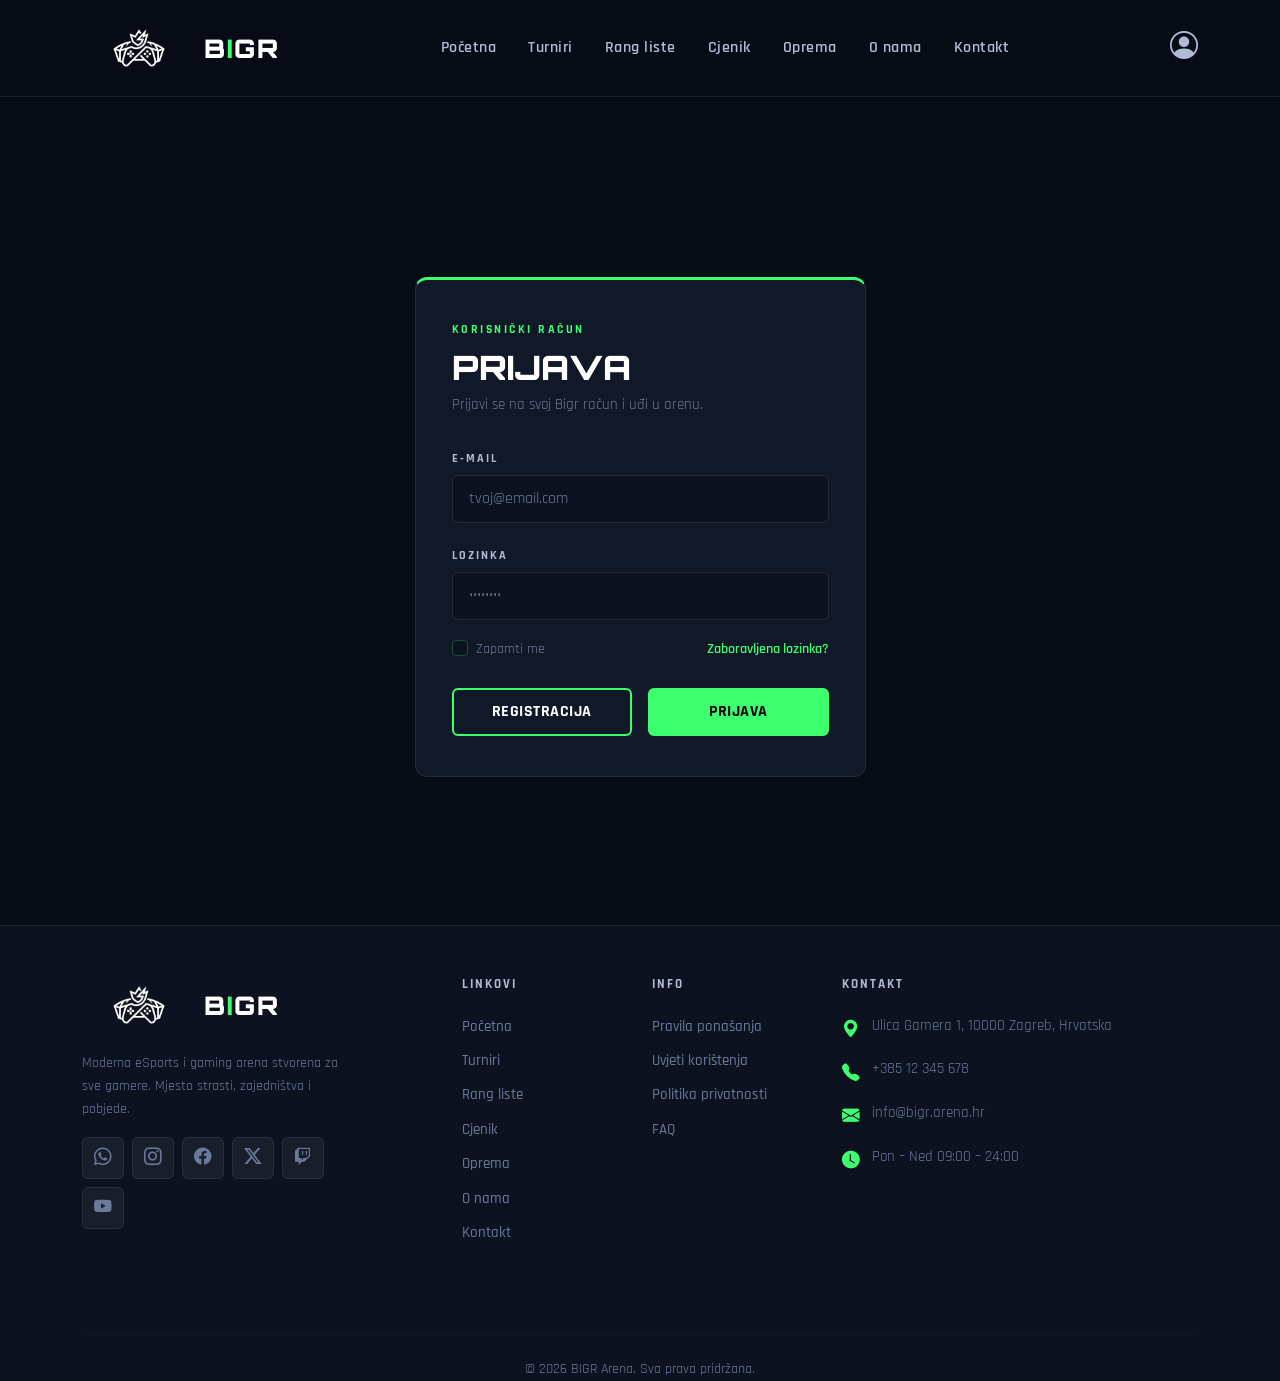
<file: html/login.html>
<!DOCTYPE html>
<html lang="hr">
<head>
    <meta charset="UTF-8">
    <meta name="viewport" content="width=device-width, initial-scale=1.0">
    <title>BIGR – Prijava</title>
    
    <link rel="stylesheet" href="https://cdn.jsdelivr.net/npm/bootstrap@5.3.3/dist/css/bootstrap.min.css">
    
    <link rel="stylesheet" href="https://cdn.jsdelivr.net/npm/bootstrap-icons@1.11.3/font/bootstrap-icons.min.css">
    
    <link rel="preconnect" href="https://fonts.googleapis.com">
    <link rel="preconnect" href="https://fonts.gstatic.com" crossorigin>
    <link href="https://fonts.googleapis.com/css2?family=Orbitron:wght@400;700;900&family=Rajdhani:wght@400;500;600;700&display=swap" rel="stylesheet">
    
    <link rel="stylesheet" href="../css/global.css">
    
    <link rel="stylesheet" href="../css/login.css">
</head>
<body>

    
    <nav class="navbar navbar-expand-lg sticky-top">
        <div class="container">

            
            <button class="navbar-toggler" type="button"
                    data-bs-toggle="collapse"
                    data-bs-target="#navbarMain"
                    aria-controls="navbarMain"
                    aria-expanded="false"
                    aria-label="Otvori navigaciju">
                <span class="navbar-toggler-icon"></span>
            </button>

            
            <a class="navbar-brand" href="../index.html">
                <img src="../images/logo-BiGr.png" alt="BIGR logo" height="42" class="navbar-logo-img">
                <span class="brand-text">B<span class="brand-accent">I</span>GR</span>
            </a>

            
            <div class="collapse navbar-collapse" id="navbarMain">
                <ul class="navbar-nav mx-auto">
                    <li class="nav-item">
                        <a class="nav-link" href="../index.html">Početna</a>
                    </li>
                    <li class="nav-item">
                        <a class="nav-link" href="./turniri.html">Turniri</a>
                    </li>
                    <li class="nav-item">
                        <a class="nav-link" href="./rang-liste.html">Rang liste</a>
                    </li>
                    <li class="nav-item">
                        <a class="nav-link" href="./cijene.html">Cjenik</a>
                    </li>
                    <li class="nav-item">
                        <a class="nav-link" href="./oprema.html">Oprema</a>
                    </li>
                    <li class="nav-item">
                        <a class="nav-link" href="./o-nama.html">O nama</a>
                    </li>
                    <li class="nav-item">
                        <a class="nav-link" href="./kontakt.html">Kontakt</a>
                    </li>
                </ul>
                
                <div class="navbar-user">
                    <a href="./login.html" class="user-icon active" aria-label="Prijava">
                        <i class="bi bi-person-circle"></i>
                    </a>
                </div>
            </div>

        </div>
    </nav>
    


    
    <section class="auth-section">
        <div class="container">
            <div class="row justify-content-center">
                <div class="col-12 col-sm-10 col-md-8 col-lg-6 col-xl-5">

                    <div class="auth-card">

                        <p class="auth-label">KORISNIČKI RAČUN</p>
                        <h1 class="auth-heading">PRIJAVA</h1>
                        <p class="auth-subheading">Prijavi se na svoj Bigr račun i uđi u arenu.</p>

                        <form id="loginForma" novalidate>

                            
                            <div class="mb-4">
                                <label for="loginEmail" class="form-label-custom">E-MAIL</label>
                                <input
                                    type="email"
                                    class="form-control form-control-custom"
                                    id="loginEmail"
                                    placeholder="tvoj@email.com"
                                    autocomplete="email"
                                    required>
                            </div>

                            
                            <div class="mb-3">
                                <label for="loginPassword" class="form-label-custom">LOZINKA</label>
                                <input
                                    type="password"
                                    class="form-control form-control-custom"
                                    id="loginPassword"
                                    placeholder="••••••••"
                                    autocomplete="current-password"
                                    required>
                            </div>

                            
                            <div class="d-flex align-items-center justify-content-between mb-4">
                                <div class="form-check form-check-custom">
                                    <input class="form-check-input" type="checkbox" id="rememberMe">
                                    <label class="form-check-label" for="rememberMe">Zapamti me</label>
                                </div>
                                <a href="#" class="forgot-link">Zaboravljena lozinka?</a>
                            </div>

                            
                            <div class="row g-3">
                                <div class="col-6">
                                    <a href="./registracija.html" class="btn btn-outline-custom w-100 justify-content-center">
                                        REGISTRACIJA
                                    </a>
                                </div>
                                <div class="col-6">
                                    <a href="./profil.html" class="btn btn-primary-custom w-100 justify-content-center">
                                        PRIJAVA
                                    </a>
                                </div>
                            </div>

                        </form>

                    </div>

                </div>
            </div>
        </div>
    </section>
    


    
    <footer class="footer" aria-label="Footer">
        <div class="container">
            <div class="row py-5">

                
                <div class="col-lg-3 col-md-6 mb-4 mb-lg-0">
                    <a href="../index.html" class="footer-brand mb-3">
                        <img src="../images/logo-BiGr.png" alt="BIGR logo" height="40" class="navbar-logo-img">
                        <span class="brand-text">B<span class="brand-accent">I</span>GR</span>
                    </a>
                    <p class="footer-desc">
                        Moderna eSports i gaming arena stvorena za sve gamere.
                        Mjesto strasti, zajedništva i pobjede.
                    </p>
                    <div class="footer-social">
                        <a href="#" class="social-whatsapp" aria-label="WhatsApp" target="_blank" rel="noopener noreferrer">
                            <i class="bi bi-whatsapp" aria-hidden="true"></i>
                        </a>
                        <a href="#" class="social-instagram" aria-label="Instagram" target="_blank" rel="noopener noreferrer">
                            <i class="bi bi-instagram" aria-hidden="true"></i>
                        </a>
                        <a href="#" class="social-facebook" aria-label="Facebook" target="_blank" rel="noopener noreferrer">
                            <i class="bi bi-facebook" aria-hidden="true"></i>
                        </a>
                        <a href="#" class="social-x" aria-label="X" target="_blank" rel="noopener noreferrer">
                            <i class="bi bi-twitter-x" aria-hidden="true"></i>
                        </a>
                        <a href="#" class="social-twitch" aria-label="Twitch" target="_blank" rel="noopener noreferrer">
                            <i class="bi bi-twitch" aria-hidden="true"></i>
                        </a>
                        <a href="#" class="social-youtube" aria-label="YouTube" target="_blank" rel="noopener noreferrer">
                            <i class="bi bi-youtube" aria-hidden="true"></i>
                        </a>
                    </div>
                </div>

                
                <div class="col-lg-2 col-md-3 col-6 mb-4 mb-lg-0 offset-lg-1">
                    <p class="footer-title">LINKOVI</p>
                    <ul class="footer-links">
                        <li><a href="../index.html">Početna</a></li>
                        <li><a href="./turniri.html">Turniri</a></li>
                        <li><a href="./rang-liste.html">Rang liste</a></li>
                        <li><a href="./cijene.html">Cjenik</a></li>
                        <li><a href="./oprema.html">Oprema</a></li>
                        <li><a href="./o-nama.html">O nama</a></li>
                        <li><a href="./kontakt.html">Kontakt</a></li>
                    </ul>
                </div>

                
                <div class="col-lg-2 col-md-3 col-6 mb-4 mb-lg-0">
                    <p class="footer-title">INFO</p>
                    <ul class="footer-links">
                        <li><a href="./faq.html#pravila">Pravila ponašanja</a></li>
                        <li><a href="./faq.html#uvjeti">Uvjeti korištenja</a></li>
                        <li><a href="./faq.html#privatnost">Politika privatnosti</a></li>
                        <li><a href="./faq.html#faq">FAQ</a></li>
                    </ul>
                </div>

                
                <div class="col-lg-4 col-md-6 mb-4 mb-lg-0">
                    <p class="footer-title"><a href="./kontakt.html">KONTAKT</a></p>
                    <ul class="footer-contact">
                        <li>
                            <a href="./kontakt.html">
                                <i class="bi bi-geo-alt-fill" aria-hidden="true"></i>
                                <span>Ulica Gamera 1, 10000 Zagreb, Hrvatska</span>
                            </a>
                        </li>
                        <li>
                            <a href="./kontakt.html">
                                <i class="bi bi-telephone-fill" aria-hidden="true"></i>
                                <span>+385 12 345 678</span>
                            </a>
                        </li>
                        <li>
                            <a href="./kontakt.html">
                                <i class="bi bi-envelope-fill" aria-hidden="true"></i>
                                <span>info@bigr.arena.hr</span>
                            </a>
                        </li>
                        <li>
                            <a href="./kontakt.html">
                                <i class="bi bi-clock-fill" aria-hidden="true"></i>
                                <span>Pon – Ned 09:00 – 24:00</span>
                            </a>
                        </li>
                    </ul>
                </div>

            </div>

            <hr class="footer-divider">
            <p class="footer-copy text-center">&copy; 2026 BIGR Arena. Sva prava pridržana.</p>

        </div>
    </footer>
    


    
    <script src="https://cdn.jsdelivr.net/npm/bootstrap@5.3.3/dist/js/bootstrap.bundle.min.js"></script>
</body>
</html>
</file>
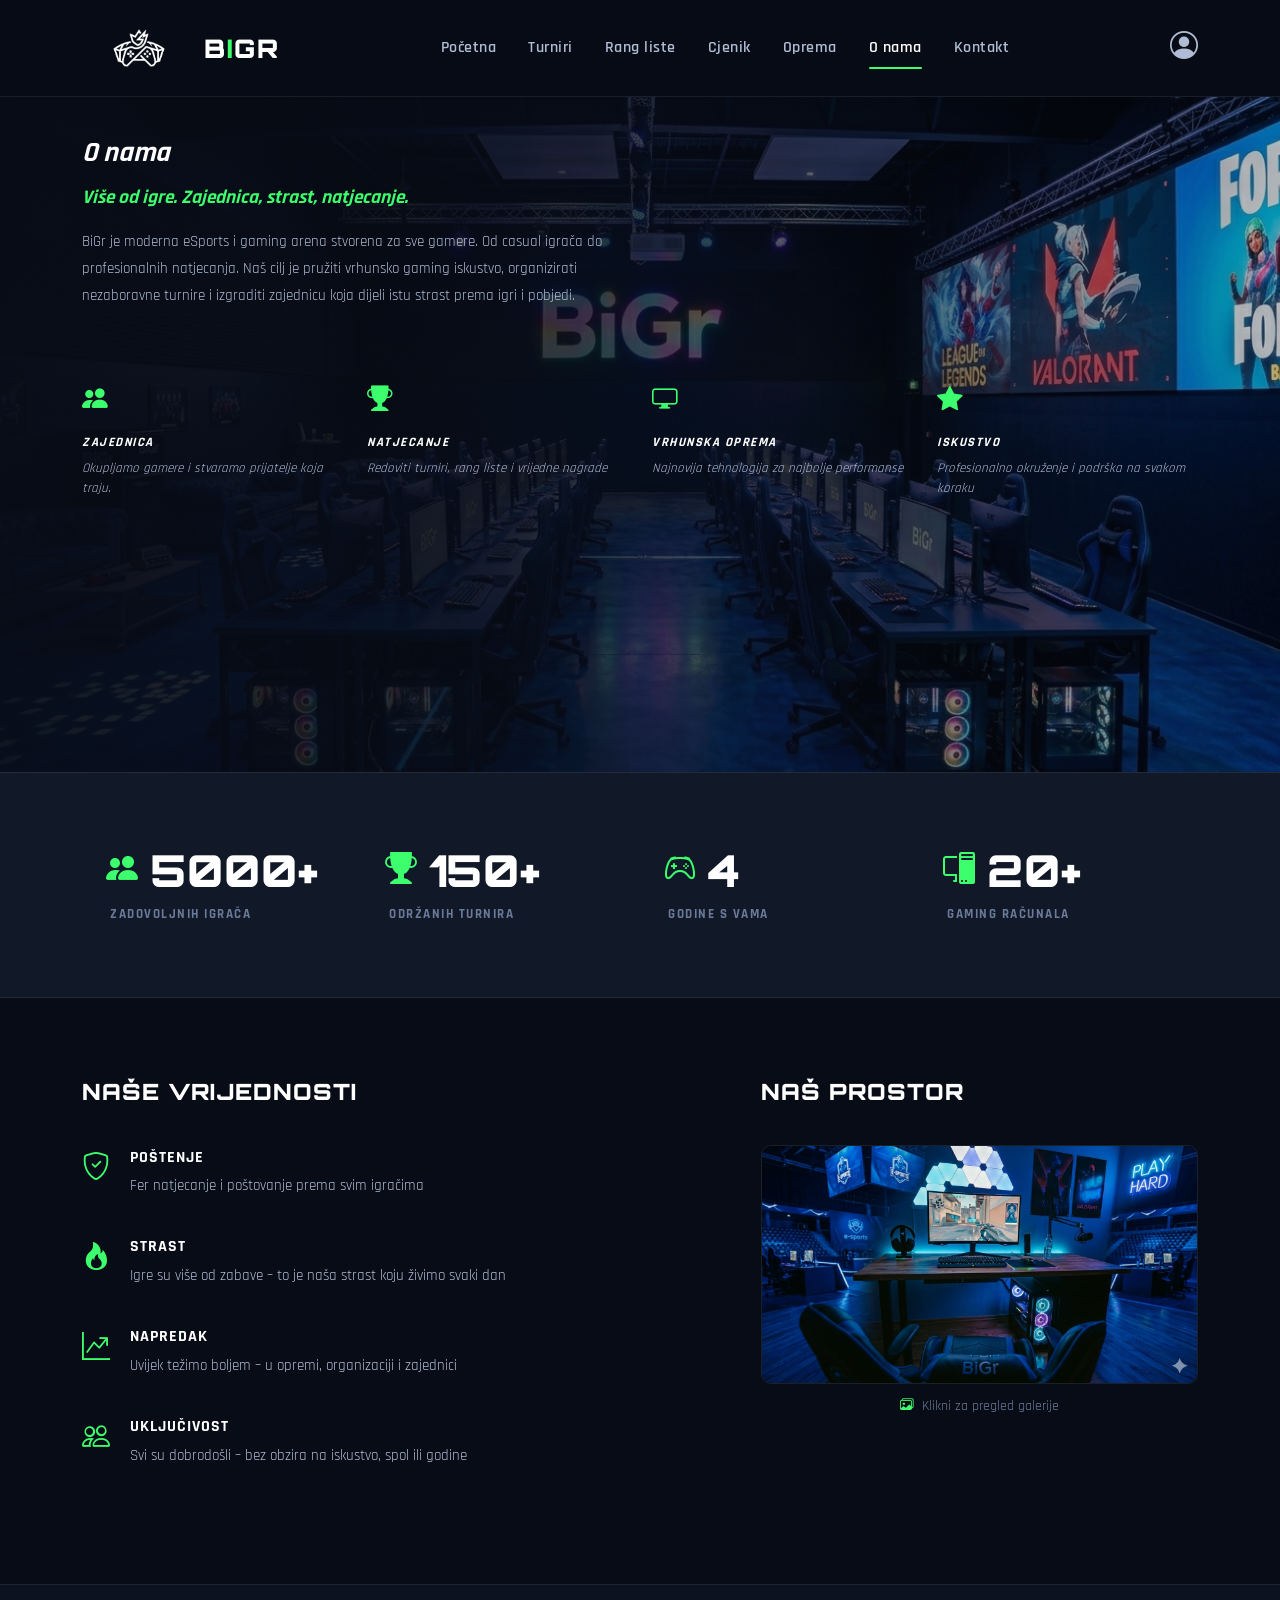
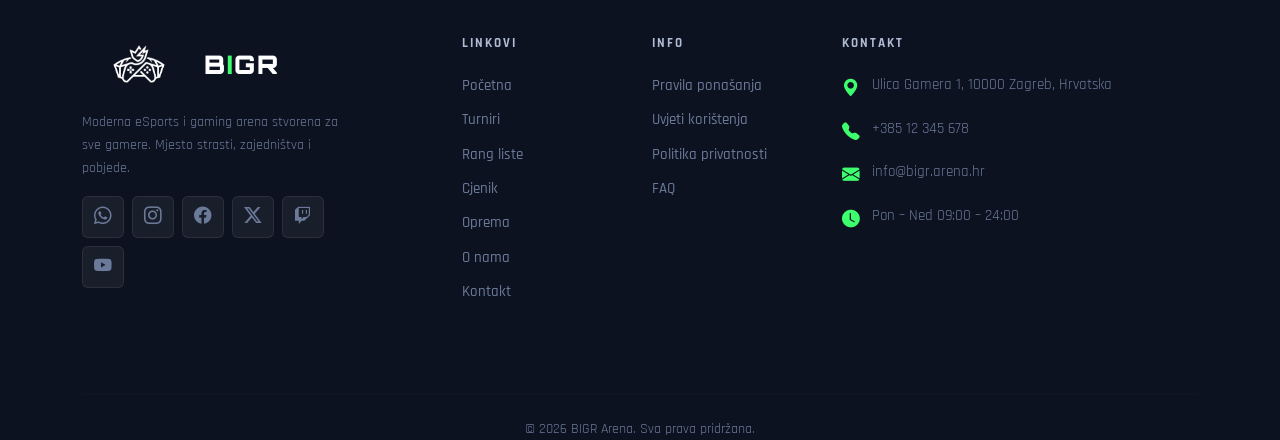
<file: html/o-nama.html>
<!DOCTYPE html>
<html lang="hr">
<head>
    <meta charset="UTF-8">
    <meta name="viewport" content="width=device-width, initial-scale=1.0">
    <title>O nama – BIGR Esports &amp; Gaming Arena</title>
    
    <link rel="stylesheet" href="https://cdn.jsdelivr.net/npm/bootstrap@5.3.3/dist/css/bootstrap.min.css">
    
    <link rel="stylesheet" href="https://cdn.jsdelivr.net/npm/bootstrap-icons@1.11.3/font/bootstrap-icons.min.css">
    
    <link rel="preconnect" href="https://fonts.googleapis.com">
    <link rel="preconnect" href="https://fonts.gstatic.com" crossorigin>
    <link href="https://fonts.googleapis.com/css2?family=Orbitron:wght@400;700;900&family=Rajdhani:wght@400;500;600;700&display=swap" rel="stylesheet">
    
    <link rel="stylesheet" href="../css/global.css">
    
    <link rel="stylesheet" href="../css/o-nama.css">
</head>
<body>

    
    <nav class="navbar navbar-expand-lg sticky-top">
        <div class="container">

            <button class="navbar-toggler" type="button"
                    data-bs-toggle="collapse"
                    data-bs-target="#navbarMain"
                    aria-controls="navbarMain"
                    aria-expanded="false"
                    aria-label="Otvori navigaciju">
                <span class="navbar-toggler-icon"></span>
            </button>

            <a class="navbar-brand" href="../index.html">
                <img src="../images/logo-BiGr.png" alt="BIGR logo" height="42" class="navbar-logo-img">
                <span class="brand-text">B<span class="brand-accent">I</span>GR</span>
            </a>

            <div class="collapse navbar-collapse" id="navbarMain">
                <ul class="navbar-nav mx-auto">
                    <li class="nav-item">
                        <a class="nav-link" href="../index.html">Početna</a>
                    </li>
                    <li class="nav-item">
                        <a class="nav-link" href="turniri.html">Turniri</a>
                    </li>
                    <li class="nav-item">
                        <a class="nav-link" href="rang-liste.html">Rang liste</a>
                    </li>
                    <li class="nav-item">
                        <a class="nav-link" href="cijene.html">Cjenik</a>
                    </li>
                    <li class="nav-item">
                        <a class="nav-link" href="oprema.html">Oprema</a>
                    </li>
                    <li class="nav-item">
                        <a class="nav-link active" aria-current="page" href="o-nama.html">O nama</a>
                    </li>
                    <li class="nav-item">
                        <a class="nav-link" href="kontakt.html">Kontakt</a>
                    </li>
                </ul>
                <div class="navbar-user">
                    <a href="./login.html" class="user-icon" aria-label="Korisnički račun">
                        <i class="bi bi-person-circle"></i>
                    </a>
                </div>
            </div>

        </div>
    </nav>
    


    
    <section class="ona-hero" aria-label="O nama – uvod">
        <div class="ona-hero-overlay" aria-hidden="true"></div>
        <div class="container ona-hero-content">

            
            <div class="row mb-1">
                <div class="col-12">
                    <h1 class="ona-page-label"><em>O nama</em></h1>
                </div>
            </div>

            
            <div class="row">
                <div class="col-lg-6 col-md-9 col-12">
                    <p class="ona-subtitle">Više od igre. Zajednica, strast, natjecanje.</p>
                    <p class="ona-desc">
                        BiGr je moderna eSports i gaming arena stvorena za sve gamere.
                        Od casual igrača do profesionalnih natjecanja. Naš cilj je pružiti
                        vrhunsko gaming iskustvo, organizirati nezaboravne turnire i izgraditi
                        zajednicu koja dijeli istu strast prema igri i pobjedi.
                    </p>
                </div>
            </div>

            
            <div class="row g-4 mt-2">

                <div class="col-lg-3 col-md-6 col-12">
                    <div class="feature-box">
                        <i class="bi bi-people-fill feature-icon" aria-hidden="true"></i>
                        <span class="feature-label">Zajednica</span>
                        <p class="feature-desc">Okupljamo gamere i stvaramo prijatelje koja traju.</p>
                    </div>
                </div>

                <div class="col-lg-3 col-md-6 col-12">
                    <div class="feature-box">
                        <i class="bi bi-trophy-fill feature-icon" aria-hidden="true"></i>
                        <span class="feature-label">Natjecanje</span>
                        <p class="feature-desc">Redoviti turniri, rang liste i vrijedne nagrade</p>
                    </div>
                </div>

                <div class="col-lg-3 col-md-6 col-12">
                    <div class="feature-box">
                        <i class="bi bi-display feature-icon" aria-hidden="true"></i>
                        <span class="feature-label">Vrhunska oprema</span>
                        <p class="feature-desc">Najnovija tehnologija za najbolje performanse</p>
                    </div>
                </div>

                <div class="col-lg-3 col-md-6 col-12">
                    <div class="feature-box">
                        <i class="bi bi-star-fill feature-icon" aria-hidden="true"></i>
                        <span class="feature-label">Iskustvo</span>
                        <p class="feature-desc">Profesionalno okruženje i podrška na svakom koraku</p>
                    </div>
                </div>

            </div>

        </div>
    </section>
    


    
    <section class="stats-section" aria-label="Statistike arene">
        <div class="container">
            <div class="row g-0">

                <div class="col-lg-3 col-md-6 col-12">
                    <div class="stat-item">
                        <div class="stat-top">
                            <i class="bi bi-people-fill stat-icon" aria-hidden="true"></i>
                            <span class="stat-number">5000+</span>
                        </div>
                        <span class="stat-label">Zadovoljnih igrača</span>
                    </div>
                </div>

                <div class="col-lg-3 col-md-6 col-12">
                    <div class="stat-item">
                        <div class="stat-top">
                            <i class="bi bi-trophy-fill stat-icon" aria-hidden="true"></i>
                            <span class="stat-number">150+</span>
                        </div>
                        <span class="stat-label">Održanih turnira</span>
                    </div>
                </div>

                <div class="col-lg-3 col-md-6 col-12">
                    <div class="stat-item">
                        <div class="stat-top">
                            <i class="bi bi-controller stat-icon" aria-hidden="true"></i>
                            <span class="stat-number">4</span>
                        </div>
                        <span class="stat-label">Godine s vama</span>
                    </div>
                </div>

                <div class="col-lg-3 col-md-6 col-12">
                    <div class="stat-item">
                        <div class="stat-top">
                            <i class="bi bi-pc-display stat-icon" aria-hidden="true"></i>
                            <span class="stat-number">20+</span>
                        </div>
                        <span class="stat-label">Gaming računala</span>
                    </div>
                </div>

            </div>
        </div>
    </section>
    


    
    <section class="values-prostor-section" aria-label="Naše vrijednosti i prostor">
        <div class="container">
            <div class="row g-5">

                
                <div class="col-lg-7 col-12">
                    <h2 class="values-title">Naše vrijednosti</h2>

                    <div class="value-item">
                        <i class="bi bi-shield-check value-icon" aria-hidden="true"></i>
                        <div>
                            <p class="value-name">Poštenje</p>
                            <p class="value-desc">Fer natjecanje i poštovanje prema svim igračima</p>
                        </div>
                    </div>

                    <div class="value-item">
                        <i class="bi bi-fire value-icon" aria-hidden="true"></i>
                        <div>
                            <p class="value-name">Strast</p>
                            <p class="value-desc">Igre su više od zabave – to je naša strast koju živimo svaki dan</p>
                        </div>
                    </div>

                    <div class="value-item">
                        <i class="bi bi-graph-up-arrow value-icon" aria-hidden="true"></i>
                        <div>
                            <p class="value-name">Napredak</p>
                            <p class="value-desc">Uvijek težimo boljem – u opremi, organizaciji i zajednici</p>
                        </div>
                    </div>

                    <div class="value-item">
                        <i class="bi bi-people value-icon" aria-hidden="true"></i>
                        <div>
                            <p class="value-name">Uključivost</p>
                            <p class="value-desc">Svi su dobrodošli – bez obzira na iskustvo, spol ili godine</p>
                        </div>
                    </div>
                </div>

                
                <div class="col-lg-5 col-12">
                    <h2 class="prostor-title">Naš prostor</h2>

                    <a href="galerija.html" class="prostor-img-wrap" aria-label="Pogledaj galeriju prostora">
                        <img src="../images/setup.png" alt="Gaming setup u BIGR areni">
                    </a>
                    <p class="prostor-img-caption">
                        <i class="bi bi-images" aria-hidden="true"></i>
                        Klikni za pregled galerije
                    </p>
                </div>

            </div>
        </div>
    </section>
    


    
    <footer class="footer" aria-label="Footer">
        <div class="container">
            <div class="row py-5">

                <div class="col-lg-3 col-md-6 mb-4 mb-lg-0">
                    <a href="../index.html" class="footer-brand mb-3">
                        <img src="../images/logo-BiGr.png" alt="BIGR logo" height="40" class="navbar-logo-img">
                        <span class="brand-text">B<span class="brand-accent">I</span>GR</span>
                    </a>
                    <p class="footer-desc">
                        Moderna eSports i gaming arena stvorena za sve gamere.
                        Mjesto strasti, zajedništva i pobjede.
                    </p>
                    <div class="footer-social">
                        <a href="#" class="social-whatsapp" aria-label="WhatsApp" target="_blank" rel="noopener noreferrer">
                            <i class="bi bi-whatsapp" aria-hidden="true"></i>
                        </a>
                        <a href="#" class="social-instagram" aria-label="Instagram" target="_blank" rel="noopener noreferrer">
                            <i class="bi bi-instagram" aria-hidden="true"></i>
                        </a>
                        <a href="#" class="social-facebook" aria-label="Facebook" target="_blank" rel="noopener noreferrer">
                            <i class="bi bi-facebook" aria-hidden="true"></i>
                        </a>
                        <a href="#" class="social-x" aria-label="X" target="_blank" rel="noopener noreferrer">
                            <i class="bi bi-twitter-x" aria-hidden="true"></i>
                        </a>
                        <a href="#" class="social-twitch" aria-label="Twitch" target="_blank" rel="noopener noreferrer">
                            <i class="bi bi-twitch" aria-hidden="true"></i>
                        </a>
                        <a href="#" class="social-youtube" aria-label="YouTube" target="_blank" rel="noopener noreferrer">
                            <i class="bi bi-youtube" aria-hidden="true"></i>
                        </a>
                    </div>
                </div>

                <div class="col-lg-2 col-md-3 col-6 mb-4 mb-lg-0 offset-lg-1">
                    <p class="footer-title">LINKOVI</p>
                    <ul class="footer-links">
                        <li><a href="../index.html">Početna</a></li>
                        <li><a href="turniri.html">Turniri</a></li>
                        <li><a href="rang-liste.html">Rang liste</a></li>
                        <li><a href="cijene.html">Cjenik</a></li>
                        <li><a href="oprema.html">Oprema</a></li>
                        <li><a href="o-nama.html">O nama</a></li>
                        <li><a href="kontakt.html">Kontakt</a></li>
                    </ul>
                </div>

                <div class="col-lg-2 col-md-3 col-6 mb-4 mb-lg-0">
                    <p class="footer-title">INFO</p>
                    <ul class="footer-links">
                        <li><a href="./faq.html#pravila">Pravila ponašanja</a></li>
                        <li><a href="./faq.html#uvjeti">Uvjeti korištenja</a></li>
                        <li><a href="./faq.html#privatnost">Politika privatnosti</a></li>
                        <li><a href="./faq.html#faq">FAQ</a></li>
                    </ul>
                </div>

                <div class="col-lg-4 col-md-6 mb-4 mb-lg-0">
                    <p class="footer-title"><a href="./kontakt.html">KONTAKT</a></p>
                    <ul class="footer-contact">
                        <li>
                            <a href="./kontakt.html">
                                <i class="bi bi-geo-alt-fill" aria-hidden="true"></i>
                                <span>Ulica Gamera 1, 10000 Zagreb, Hrvatska</span>
                            </a>
                        </li>
                        <li>
                            <a href="./kontakt.html">
                                <i class="bi bi-telephone-fill" aria-hidden="true"></i>
                                <span>+385 12 345 678</span>
                            </a>
                        </li>
                        <li>
                            <a href="./kontakt.html">
                                <i class="bi bi-envelope-fill" aria-hidden="true"></i>
                                <span>info@bigr.arena.hr</span>
                            </a>
                        </li>
                        <li>
                            <a href="./kontakt.html">
                                <i class="bi bi-clock-fill" aria-hidden="true"></i>
                                <span>Pon – Ned 09:00 – 24:00</span>
                            </a>
                        </li>
                    </ul>
                </div>

            </div>

            <hr class="footer-divider">
            <p class="footer-copy text-center">&copy; 2026 BIGR Arena. Sva prava pridržana.</p>
        </div>
    </footer>
    


    
    <script src="https://cdn.jsdelivr.net/npm/bootstrap@5.3.3/dist/js/bootstrap.bundle.min.js"></script>
</body>
</html>
</file>
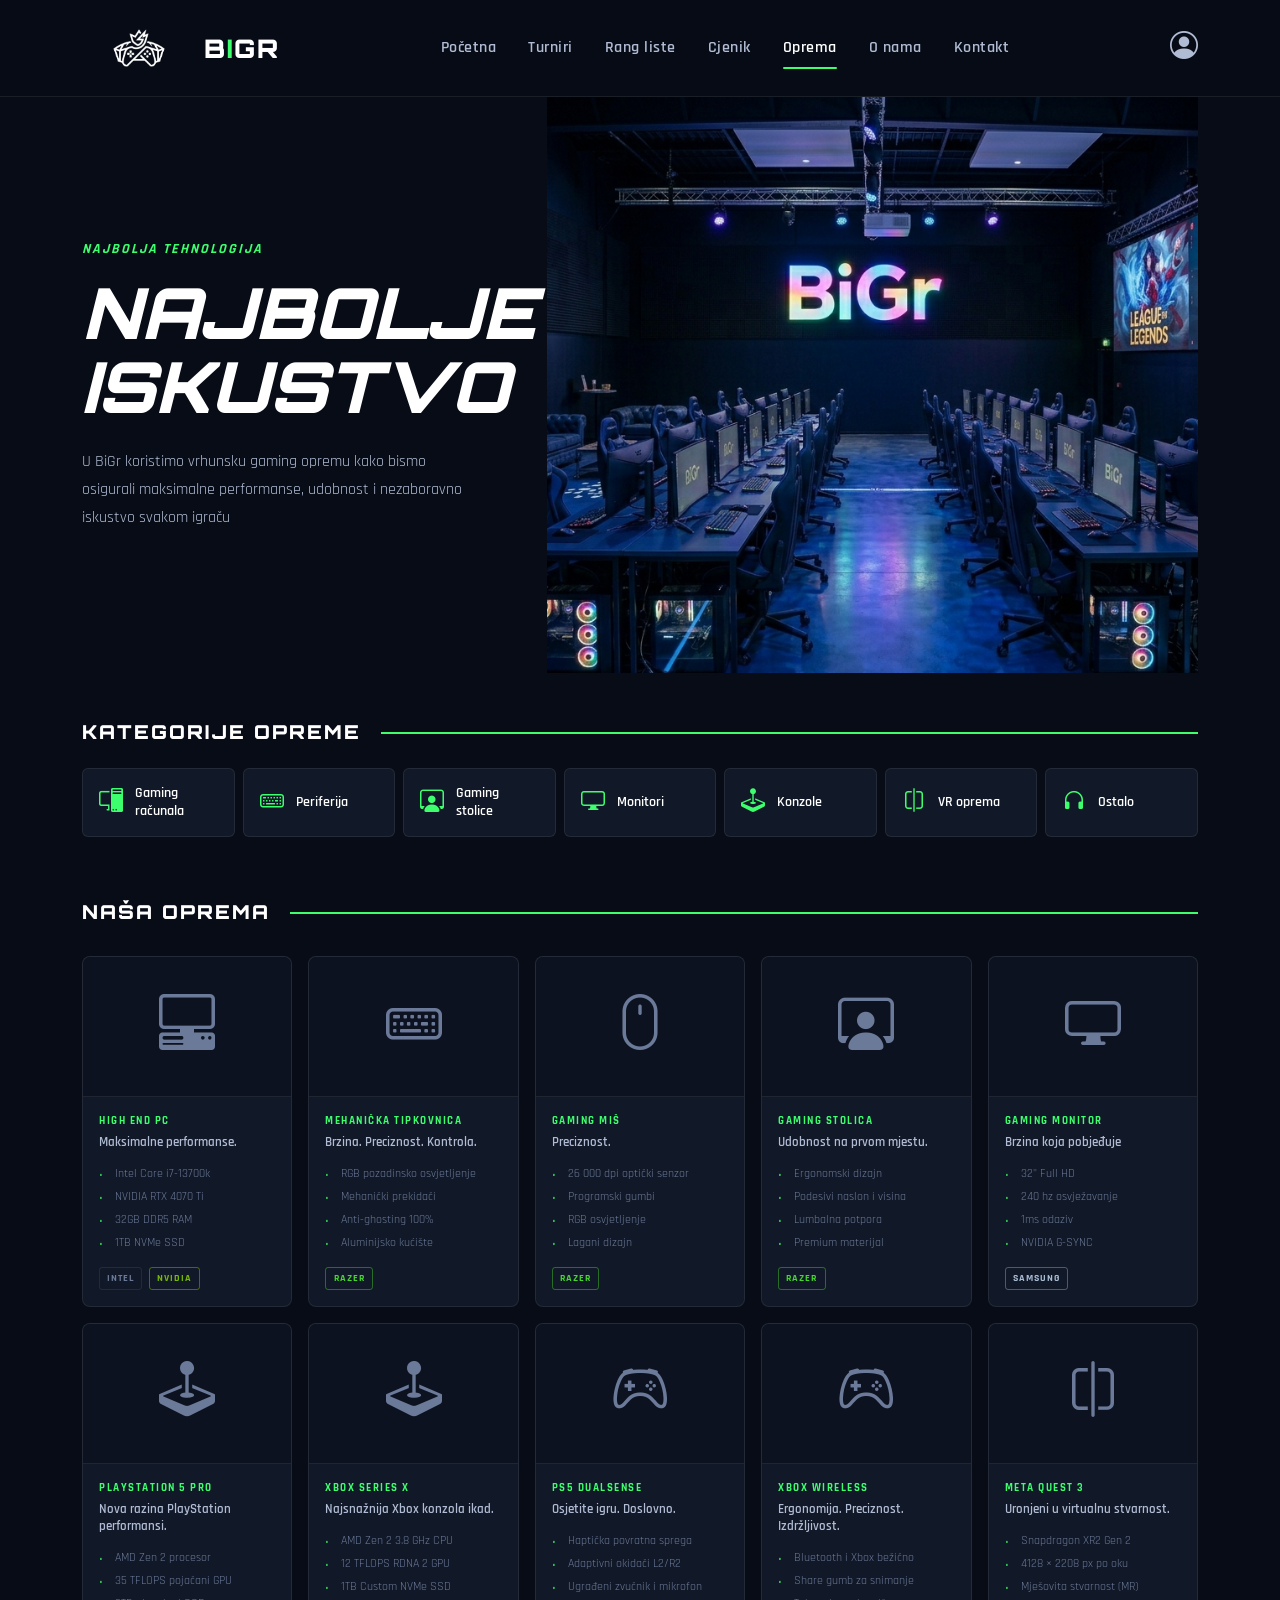
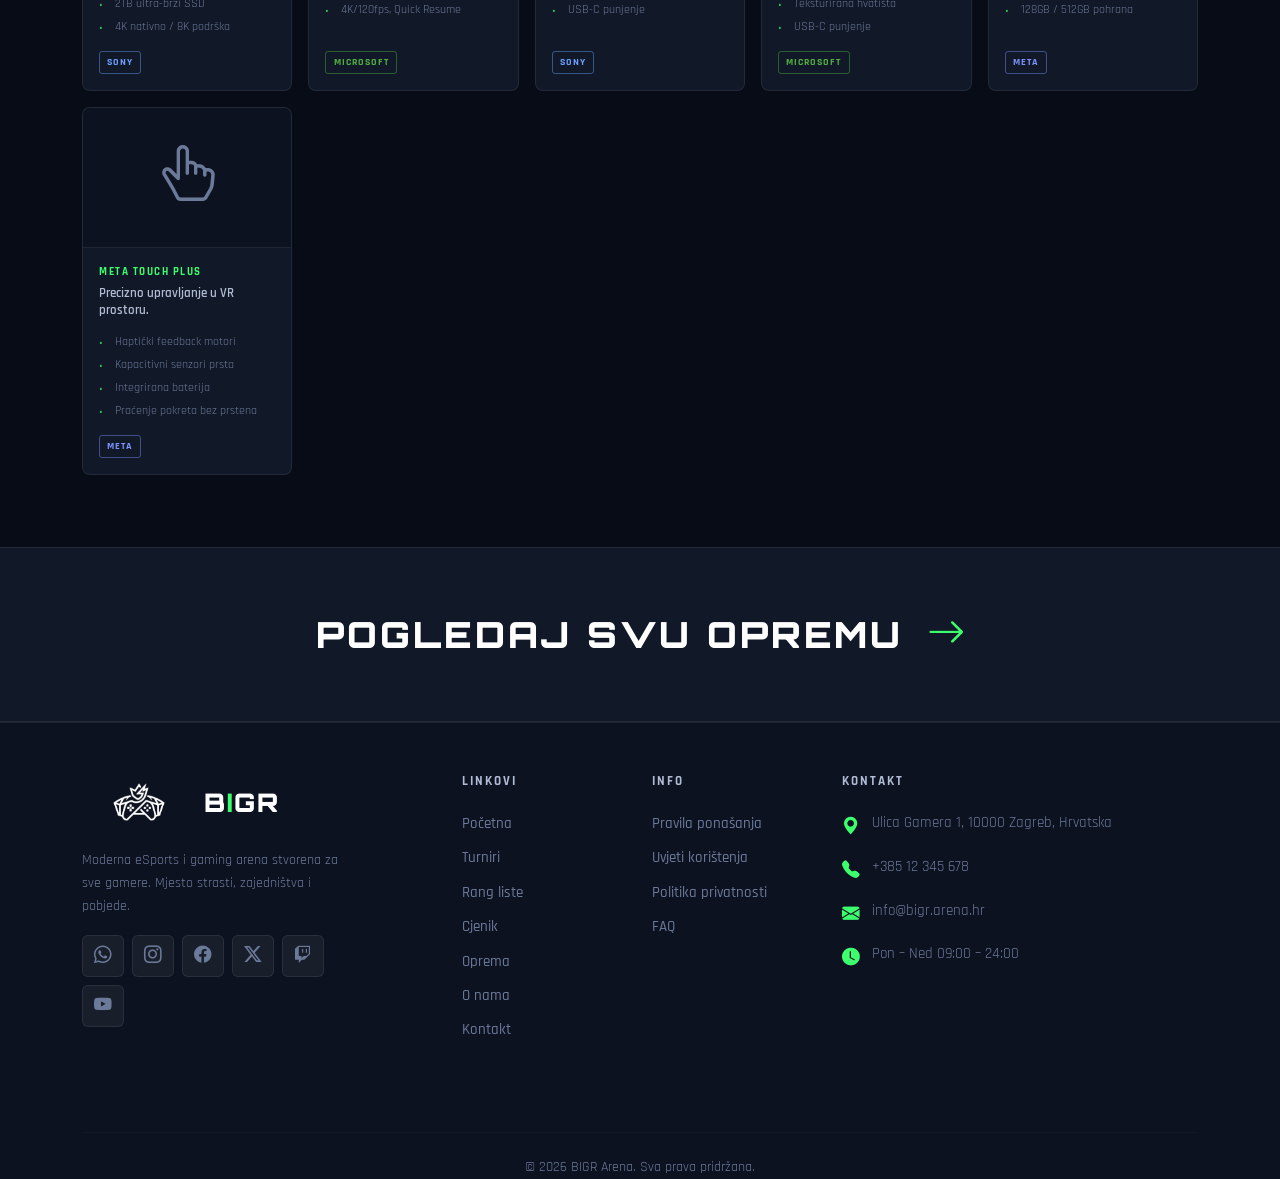
<file: html/oprema.html>
<!DOCTYPE html>
<html lang="hr">
<head>
    <meta charset="UTF-8">
    <meta name="viewport" content="width=device-width, initial-scale=1.0">
    <title>Oprema – BIGR Esports &amp; Gaming Arena</title>
    
    <link href="https://cdn.jsdelivr.net/npm/bootstrap@5.3.3/dist/css/bootstrap.min.css" rel="stylesheet">
    
    <link rel="stylesheet" href="https://cdn.jsdelivr.net/npm/bootstrap-icons@1.11.3/font/bootstrap-icons.min.css">
    
    <link rel="preconnect" href="https://fonts.googleapis.com">
    <link rel="preconnect" href="https://fonts.gstatic.com" crossorigin>
    <link href="https://fonts.googleapis.com/css2?family=Orbitron:wght@400;700;900&family=Rajdhani:wght@400;500;600;700&display=swap" rel="stylesheet">
    
    <link rel="stylesheet" href="../css/global.css">
    
    <link rel="stylesheet" href="../css/oprema.css">
</head>
<body>

    
    <nav class="navbar navbar-expand-lg sticky-top">
        <div class="container">

            <button class="navbar-toggler" type="button"
                    data-bs-toggle="collapse"
                    data-bs-target="#navbarMain"
                    aria-controls="navbarMain"
                    aria-expanded="false"
                    aria-label="Otvori navigaciju">
                <span class="navbar-toggler-icon"></span>
            </button>

            <a class="navbar-brand" href="../index.html">
                <img src="../images/logo-BiGr.png" alt="BIGR logo" height="42" class="navbar-logo-img">
                <span class="brand-text">B<span class="brand-accent">I</span>GR</span>
            </a>

            <div class="collapse navbar-collapse" id="navbarMain">
                <ul class="navbar-nav mx-auto">
                    <li class="nav-item">
                        <a class="nav-link" href="../index.html">Početna</a>
                    </li>
                    <li class="nav-item">
                        <a class="nav-link" href="./turniri.html">Turniri</a>
                    </li>
                    <li class="nav-item">
                        <a class="nav-link" href="./rang-liste.html">Rang liste</a>
                    </li>
                    <li class="nav-item">
                        <a class="nav-link" href="./cijene.html">Cjenik</a>
                    </li>
                    <li class="nav-item">
                        <a class="nav-link active" aria-current="page" href="oprema.html">Oprema</a>
                    </li>
                    <li class="nav-item">
                        <a class="nav-link" href="./o-nama.html">O nama</a>
                    </li>
                    <li class="nav-item">
                        <a class="nav-link" href="./kontakt.html">Kontakt</a>
                    </li>
                </ul>
                <div class="navbar-user">
                    <a href="./login.html" class="user-icon" aria-label="Korisnički račun">
                        <i class="bi bi-person-circle"></i>
                    </a>
                </div>
            </div>

        </div>
    </nav>
    


    
    <section class="oprema-hero" aria-label="Oprema – uvod">
        <div class="container">
            <div class="row g-0 align-items-stretch oprema-hero-row">

                
                <div class="col-lg-5 d-flex align-items-center">
                    <div class="oprema-hero-text">
                        <p class="oprema-label">NAJBOLJA TEHNOLOGIJA</p>
                        <h1 class="oprema-title">NAJBOLJE<br>ISKUSTVO</h1>
                        <p class="oprema-desc">
                            U BiGr koristimo vrhunsku gaming opremu kako bismo osigurali
                            maksimalne performanse, udobnost i nezaboravno iskustvo svakom igraču
                        </p>
                    </div>
                </div>

                
                <div class="col-lg-7">
                    <a href="./galerija.html" class="oprema-hero-img-link" aria-label="Pogledaj galeriju opreme">
                        <img src="../images/igraonica.png" alt="Gaming arena BiGr – oprema i postavi" class="oprema-hero-img">
                    </a>
                </div>

            </div>
        </div>
    </section>
    


    
    <section class="kategorije-section" aria-label="Kategorije opreme">
        <div class="container">
            <h2 class="oprema-section-title">KATEGORIJE OPREME</h2>
            <div class="row g-2 mt-3">

                <div class="col-lg col-md-4 col-6">
                    <a href="./galerija.html" class="kategorija-box" aria-label="Gaming računala – pogledaj galeriju">
                        <i class="bi bi-pc-display kategorija-icon" aria-hidden="true"></i>
                        <span class="kategorija-label">Gaming računala</span>
                    </a>
                </div>

                <div class="col-lg col-md-4 col-6">
                    <a href="./galerija.html" class="kategorija-box" aria-label="Periferija – pogledaj galeriju">
                        <i class="bi bi-keyboard kategorija-icon" aria-hidden="true"></i>
                        <span class="kategorija-label">Periferija</span>
                    </a>
                </div>

                <div class="col-lg col-md-4 col-6">
                    <a href="./galerija.html" class="kategorija-box" aria-label="Gaming stolice – pogledaj galeriju">
                        <i class="bi bi-person-workspace kategorija-icon" aria-hidden="true"></i>
                        <span class="kategorija-label">Gaming stolice</span>
                    </a>
                </div>

                <div class="col-lg col-md-4 col-6">
                    <a href="./galerija.html" class="kategorija-box" aria-label="Monitori – pogledaj galeriju">
                        <i class="bi bi-display kategorija-icon" aria-hidden="true"></i>
                        <span class="kategorija-label">Monitori</span>
                    </a>
                </div>

                <div class="col-lg col-md-4 col-6">
                    <a href="./galerija.html" class="kategorija-box" aria-label="Konzole – pogledaj galeriju">
                        <i class="bi bi-joystick kategorija-icon" aria-hidden="true"></i>
                        <span class="kategorija-label">Konzole</span>
                    </a>
                </div>

                <div class="col-lg col-md-4 col-6">
                    <a href="./galerija.html" class="kategorija-box" aria-label="VR oprema – pogledaj galeriju">
                        <i class="bi bi-vr kategorija-icon" aria-hidden="true"></i>
                        <span class="kategorija-label">VR oprema</span>
                    </a>
                </div>

                <div class="col-lg col-md-4 col-6">
                    <a href="./galerija.html" class="kategorija-box" aria-label="Ostalo – pogledaj galeriju">
                        <i class="bi bi-headphones kategorija-icon" aria-hidden="true"></i>
                        <span class="kategorija-label">Ostalo</span>
                    </a>
                </div>

            </div>
        </div>
    </section>
    


    
    <section class="nasa-oprema-section" aria-label="Naša oprema">
        <div class="container">
            <h2 class="oprema-section-title">NAŠA OPREMA</h2>
            <div class="row g-3 mt-3 row-cols-xl-5 row-cols-lg-3 row-cols-md-2 row-cols-2">

                
                <div class="col">
                    <div class="oprema-card">
                        <a href="./galerija.html" class="oprema-card-img-link" aria-label="High End PC – pogledaj u galeriji">
                            <div class="oprema-card-img">
                                <i class="bi bi-pc-display-horizontal oprema-card-icon" aria-hidden="true"></i>
                            </div>
                        </a>
                        <div class="oprema-card-body">
                            <p class="oprema-card-label">HIGH END PC</p>
                            <p class="oprema-card-subtitle">Maksimalne performanse.</p>
                            <ul class="oprema-card-specs">
                                <li>Intel Core i7-13700k</li>
                                <li>NVIDIA RTX 4070 Ti</li>
                                <li>32GB DDR5 RAM</li>
                                <li>1TB NVMe SSD</li>
                            </ul>
                            <div class="oprema-card-brands">
                                <span class="brand-badge">intel</span>
                                <span class="brand-badge brand-nvidia">NVIDIA</span>
                            </div>
                        </div>
                    </div>
                </div>

                
                <div class="col">
                    <div class="oprema-card">
                        <a href="./galerija.html" class="oprema-card-img-link" aria-label="Mehanička tipkovnica – pogledaj u galeriji">
                            <div class="oprema-card-img">
                                <i class="bi bi-keyboard oprema-card-icon" aria-hidden="true"></i>
                            </div>
                        </a>
                        <div class="oprema-card-body">
                            <p class="oprema-card-label">MEHANIČKA TIPKOVNICA</p>
                            <p class="oprema-card-subtitle">Brzina. Preciznost. Kontrola.</p>
                            <ul class="oprema-card-specs">
                                <li>RGB pozadinsko osvjetljenje</li>
                                <li>Mehanički prekidači</li>
                                <li>Anti-ghosting 100%</li>
                                <li>Aluminijsko kućište</li>
                            </ul>
                            <div class="oprema-card-brands">
                                <span class="brand-badge brand-razer">Razer</span>
                            </div>
                        </div>
                    </div>
                </div>

                
                <div class="col">
                    <div class="oprema-card">
                        <a href="./galerija.html" class="oprema-card-img-link" aria-label="Gaming miš – pogledaj u galeriji">
                            <div class="oprema-card-img">
                                <i class="bi bi-mouse oprema-card-icon" aria-hidden="true"></i>
                            </div>
                        </a>
                        <div class="oprema-card-body">
                            <p class="oprema-card-label">GAMING MIŠ</p>
                            <p class="oprema-card-subtitle">Preciznost.</p>
                            <ul class="oprema-card-specs">
                                <li>26 000 dpi optički senzor</li>
                                <li>Programski gumbi</li>
                                <li>RGB osvjetljenje</li>
                                <li>Lagani dizajn</li>
                            </ul>
                            <div class="oprema-card-brands">
                                <span class="brand-badge brand-razer">Razer</span>
                            </div>
                        </div>
                    </div>
                </div>

                
                <div class="col">
                    <div class="oprema-card">
                        <a href="./galerija.html" class="oprema-card-img-link" aria-label="Gaming stolica – pogledaj u galeriji">
                            <div class="oprema-card-img">
                                <i class="bi bi-person-workspace oprema-card-icon" aria-hidden="true"></i>
                            </div>
                        </a>
                        <div class="oprema-card-body">
                            <p class="oprema-card-label">GAMING STOLICA</p>
                            <p class="oprema-card-subtitle">Udobnost na prvom mjestu.</p>
                            <ul class="oprema-card-specs">
                                <li>Ergonomski dizajn</li>
                                <li>Podesivi naslon i visina</li>
                                <li>Lumbalna potpora</li>
                                <li>Premium materijal</li>
                            </ul>
                            <div class="oprema-card-brands">
                                <span class="brand-badge brand-razer">Razer</span>
                            </div>
                        </div>
                    </div>
                </div>


                <div class="col">
                    <div class="oprema-card">
                        <a href="./galerija.html" class="oprema-card-img-link" aria-label="Gaming monitor – pogledaj u galeriji">
                            <div class="oprema-card-img">
                                <i class="bi bi-display oprema-card-icon" aria-hidden="true"></i>
                            </div>
                        </a>
                        <div class="oprema-card-body">
                            <p class="oprema-card-label">GAMING MONITOR</p>
                            <p class="oprema-card-subtitle">Brzina koja pobjeđuje</p>
                            <ul class="oprema-card-specs">
                                <li>32" Full HD</li>
                                <li>240 hz osvježavanje</li>
                                <li>1ms odaziv</li>
                                <li>NVIDIA G-SYNC</li>
                            </ul>
                            <div class="oprema-card-brands">
                                <span class="brand-badge brand-samsung">SAMSUNG</span>
                            </div>
                        </div>
                    </div>
                </div>


                <div class="col">
                    <div class="oprema-card">
                        <a href="./galerija.html" class="oprema-card-img-link" aria-label="PlayStation 5 Pro – pogledaj u galeriji">
                            <div class="oprema-card-img">
                                <i class="bi bi-joystick oprema-card-icon" aria-hidden="true"></i>
                            </div>
                        </a>
                        <div class="oprema-card-body">
                            <p class="oprema-card-label">PLAYSTATION 5 PRO</p>
                            <p class="oprema-card-subtitle">Nova razina PlayStation performansi.</p>
                            <ul class="oprema-card-specs">
                                <li>AMD Zen 2 procesor</li>
                                <li>35 TFLOPS pojačani GPU</li>
                                <li>2TB ultra-brzi SSD</li>
                                <li>4K nativno / 8K podrška</li>
                            </ul>
                            <div class="oprema-card-brands">
                                <span class="brand-badge brand-sony">Sony</span>
                            </div>
                        </div>
                    </div>
                </div>


                <div class="col">
                    <div class="oprema-card">
                        <a href="./galerija.html" class="oprema-card-img-link" aria-label="Xbox Series X – pogledaj u galeriji">
                            <div class="oprema-card-img">
                                <i class="bi bi-joystick oprema-card-icon" aria-hidden="true"></i>
                            </div>
                        </a>
                        <div class="oprema-card-body">
                            <p class="oprema-card-label">XBOX SERIES X</p>
                            <p class="oprema-card-subtitle">Najsnažnija Xbox konzola ikad.</p>
                            <ul class="oprema-card-specs">
                                <li>AMD Zen 2 3.8 GHz CPU</li>
                                <li>12 TFLOPS RDNA 2 GPU</li>
                                <li>1TB Custom NVMe SSD</li>
                                <li>4K/120fps, Quick Resume</li>
                            </ul>
                            <div class="oprema-card-brands">
                                <span class="brand-badge brand-microsoft">Microsoft</span>
                            </div>
                        </div>
                    </div>
                </div>


                <div class="col">
                    <div class="oprema-card">
                        <a href="./galerija.html" class="oprema-card-img-link" aria-label="PS5 DualSense kontroler – pogledaj u galeriji">
                            <div class="oprema-card-img">
                                <i class="bi bi-controller oprema-card-icon" aria-hidden="true"></i>
                            </div>
                        </a>
                        <div class="oprema-card-body">
                            <p class="oprema-card-label">PS5 DUALSENSE</p>
                            <p class="oprema-card-subtitle">Osjetite igru. Doslovno.</p>
                            <ul class="oprema-card-specs">
                                <li>Haptička povratna sprega</li>
                                <li>Adaptivni okidači L2/R2</li>
                                <li>Ugrađeni zvučnik i mikrofon</li>
                                <li>USB-C punjenje</li>
                            </ul>
                            <div class="oprema-card-brands">
                                <span class="brand-badge brand-sony">Sony</span>
                            </div>
                        </div>
                    </div>
                </div>


                <div class="col">
                    <div class="oprema-card">
                        <a href="./galerija.html" class="oprema-card-img-link" aria-label="Xbox bežični kontroler – pogledaj u galeriji">
                            <div class="oprema-card-img">
                                <i class="bi bi-controller oprema-card-icon" aria-hidden="true"></i>
                            </div>
                        </a>
                        <div class="oprema-card-body">
                            <p class="oprema-card-label">XBOX WIRELESS</p>
                            <p class="oprema-card-subtitle">Ergonomija. Preciznost. Izdržljivost.</p>
                            <ul class="oprema-card-specs">
                                <li>Bluetooth i Xbox bežično</li>
                                <li>Share gumb za snimanje</li>
                                <li>Teksturirana hvatišta</li>
                                <li>USB-C punjenje</li>
                            </ul>
                            <div class="oprema-card-brands">
                                <span class="brand-badge brand-microsoft">Microsoft</span>
                            </div>
                        </div>
                    </div>
                </div>


                <div class="col">
                    <div class="oprema-card">
                        <a href="./galerija.html" class="oprema-card-img-link" aria-label="Meta Quest 3 VR naočale – pogledaj u galeriji">
                            <div class="oprema-card-img">
                                <i class="bi bi-vr oprema-card-icon" aria-hidden="true"></i>
                            </div>
                        </a>
                        <div class="oprema-card-body">
                            <p class="oprema-card-label">META QUEST 3</p>
                            <p class="oprema-card-subtitle">Uronjeni u virtualnu stvarnost.</p>
                            <ul class="oprema-card-specs">
                                <li>Snapdragon XR2 Gen 2</li>
                                <li>4128 × 2208 px po oku</li>
                                <li>Mješovita stvarnost (MR)</li>
                                <li>128GB / 512GB pohrana</li>
                            </ul>
                            <div class="oprema-card-brands">
                                <span class="brand-badge brand-meta">Meta</span>
                            </div>
                        </div>
                    </div>
                </div>


                <div class="col">
                    <div class="oprema-card">
                        <a href="./galerija.html" class="oprema-card-img-link" aria-label="Meta Touch Plus VR kontroleri – pogledaj u galeriji">
                            <div class="oprema-card-img">
                                <i class="bi bi-hand-index-thumb oprema-card-icon" aria-hidden="true"></i>
                            </div>
                        </a>
                        <div class="oprema-card-body">
                            <p class="oprema-card-label">META TOUCH PLUS</p>
                            <p class="oprema-card-subtitle">Precizno upravljanje u VR prostoru.</p>
                            <ul class="oprema-card-specs">
                                <li>Haptički feedback motori</li>
                                <li>Kapacitivni senzori prsta</li>
                                <li>Integrirana baterija</li>
                                <li>Praćenje pokreta bez prstena</li>
                            </ul>
                            <div class="oprema-card-brands">
                                <span class="brand-badge brand-meta">Meta</span>
                            </div>
                        </div>
                    </div>
                </div>

            </div>
        </div>
    </section>
    


    
    <section class="oprema-cta-section" aria-label="Pogledaj svu opremu">
        <div class="container">
            <a href="./galerija.html" class="oprema-cta-link" aria-label="Pogledaj svu opremu u galeriji">
                <span class="oprema-cta-text">POGLEDAJ SVU OPREMU</span>
                <i class="bi bi-arrow-right oprema-cta-icon" aria-hidden="true"></i>
            </a>
        </div>
    </section>
    


    
    <footer class="footer" aria-label="Footer">
        <div class="container">
            <div class="row py-5">

                <div class="col-lg-3 col-md-6 mb-4 mb-lg-0">
                    <a href="../index.html" class="footer-brand mb-3">
                        <img src="../images/logo-BiGr.png" alt="BIGR logo" height="40" class="navbar-logo-img">
                        <span class="brand-text">B<span class="brand-accent">I</span>GR</span>
                    </a>
                    <p class="footer-desc">
                        Moderna eSports i gaming arena stvorena za sve gamere.
                        Mjesto strasti, zajedništva i pobjede.
                    </p>
                    <div class="footer-social">
                        <a href="#" class="social-whatsapp" aria-label="WhatsApp" target="_blank" rel="noopener noreferrer">
                            <i class="bi bi-whatsapp" aria-hidden="true"></i>
                        </a>
                        <a href="#" class="social-instagram" aria-label="Instagram" target="_blank" rel="noopener noreferrer">
                            <i class="bi bi-instagram" aria-hidden="true"></i>
                        </a>
                        <a href="#" class="social-facebook" aria-label="Facebook" target="_blank" rel="noopener noreferrer">
                            <i class="bi bi-facebook" aria-hidden="true"></i>
                        </a>
                        <a href="#" class="social-x" aria-label="X" target="_blank" rel="noopener noreferrer">
                            <i class="bi bi-twitter-x" aria-hidden="true"></i>
                        </a>
                        <a href="#" class="social-twitch" aria-label="Twitch" target="_blank" rel="noopener noreferrer">
                            <i class="bi bi-twitch" aria-hidden="true"></i>
                        </a>
                        <a href="#" class="social-youtube" aria-label="YouTube" target="_blank" rel="noopener noreferrer">
                            <i class="bi bi-youtube" aria-hidden="true"></i>
                        </a>
                    </div>
                </div>

                <div class="col-lg-2 col-md-3 col-6 mb-4 mb-lg-0 offset-lg-1">
                    <p class="footer-title">LINKOVI</p>
                    <ul class="footer-links">
                        <li><a href="../index.html">Početna</a></li>
                        <li><a href="turniri.html">Turniri</a></li>
                        <li><a href="rang-liste.html">Rang liste</a></li>
                        <li><a href="cijene.html">Cjenik</a></li>
                        <li><a href="oprema.html">Oprema</a></li>
                        <li><a href="o-nama.html">O nama</a></li>
                        <li><a href="kontakt.html">Kontakt</a></li>
                    </ul>
                </div>

                <div class="col-lg-2 col-md-3 col-6 mb-4 mb-lg-0">
                    <p class="footer-title">INFO</p>
                    <ul class="footer-links">
                        <li><a href="./faq.html#pravila">Pravila ponašanja</a></li>
                        <li><a href="./faq.html#uvjeti">Uvjeti korištenja</a></li>
                        <li><a href="./faq.html#privatnost">Politika privatnosti</a></li>
                        <li><a href="./faq.html#faq">FAQ</a></li>
                    </ul>
                </div>

                <div class="col-lg-4 col-md-6 mb-4 mb-lg-0">
                    <p class="footer-title"><a href="./kontakt.html">KONTAKT</a></p>
                    <ul class="footer-contact">
                        <li>
                            <a href="./kontakt.html">
                                <i class="bi bi-geo-alt-fill" aria-hidden="true"></i>
                                <span>Ulica Gamera 1, 10000 Zagreb, Hrvatska</span>
                            </a>
                        </li>
                        <li>
                            <a href="./kontakt.html">
                                <i class="bi bi-telephone-fill" aria-hidden="true"></i>
                                <span>+385 12 345 678</span>
                            </a>
                        </li>
                        <li>
                            <a href="./kontakt.html">
                                <i class="bi bi-envelope-fill" aria-hidden="true"></i>
                                <span>info@bigr.arena.hr</span>
                            </a>
                        </li>
                        <li>
                            <a href="./kontakt.html">
                                <i class="bi bi-clock-fill" aria-hidden="true"></i>
                                <span>Pon – Ned 09:00 – 24:00</span>
                            </a>
                        </li>
                    </ul>
                </div>

            </div>

            <hr class="footer-divider">
            <p class="footer-copy text-center">&copy; 2026 BIGR Arena. Sva prava pridržana.</p>
        </div>
    </footer>
    


    
    <script src="https://cdn.jsdelivr.net/npm/bootstrap@5.3.3/dist/js/bootstrap.bundle.min.js"></script>
</body>
</html>
</file>
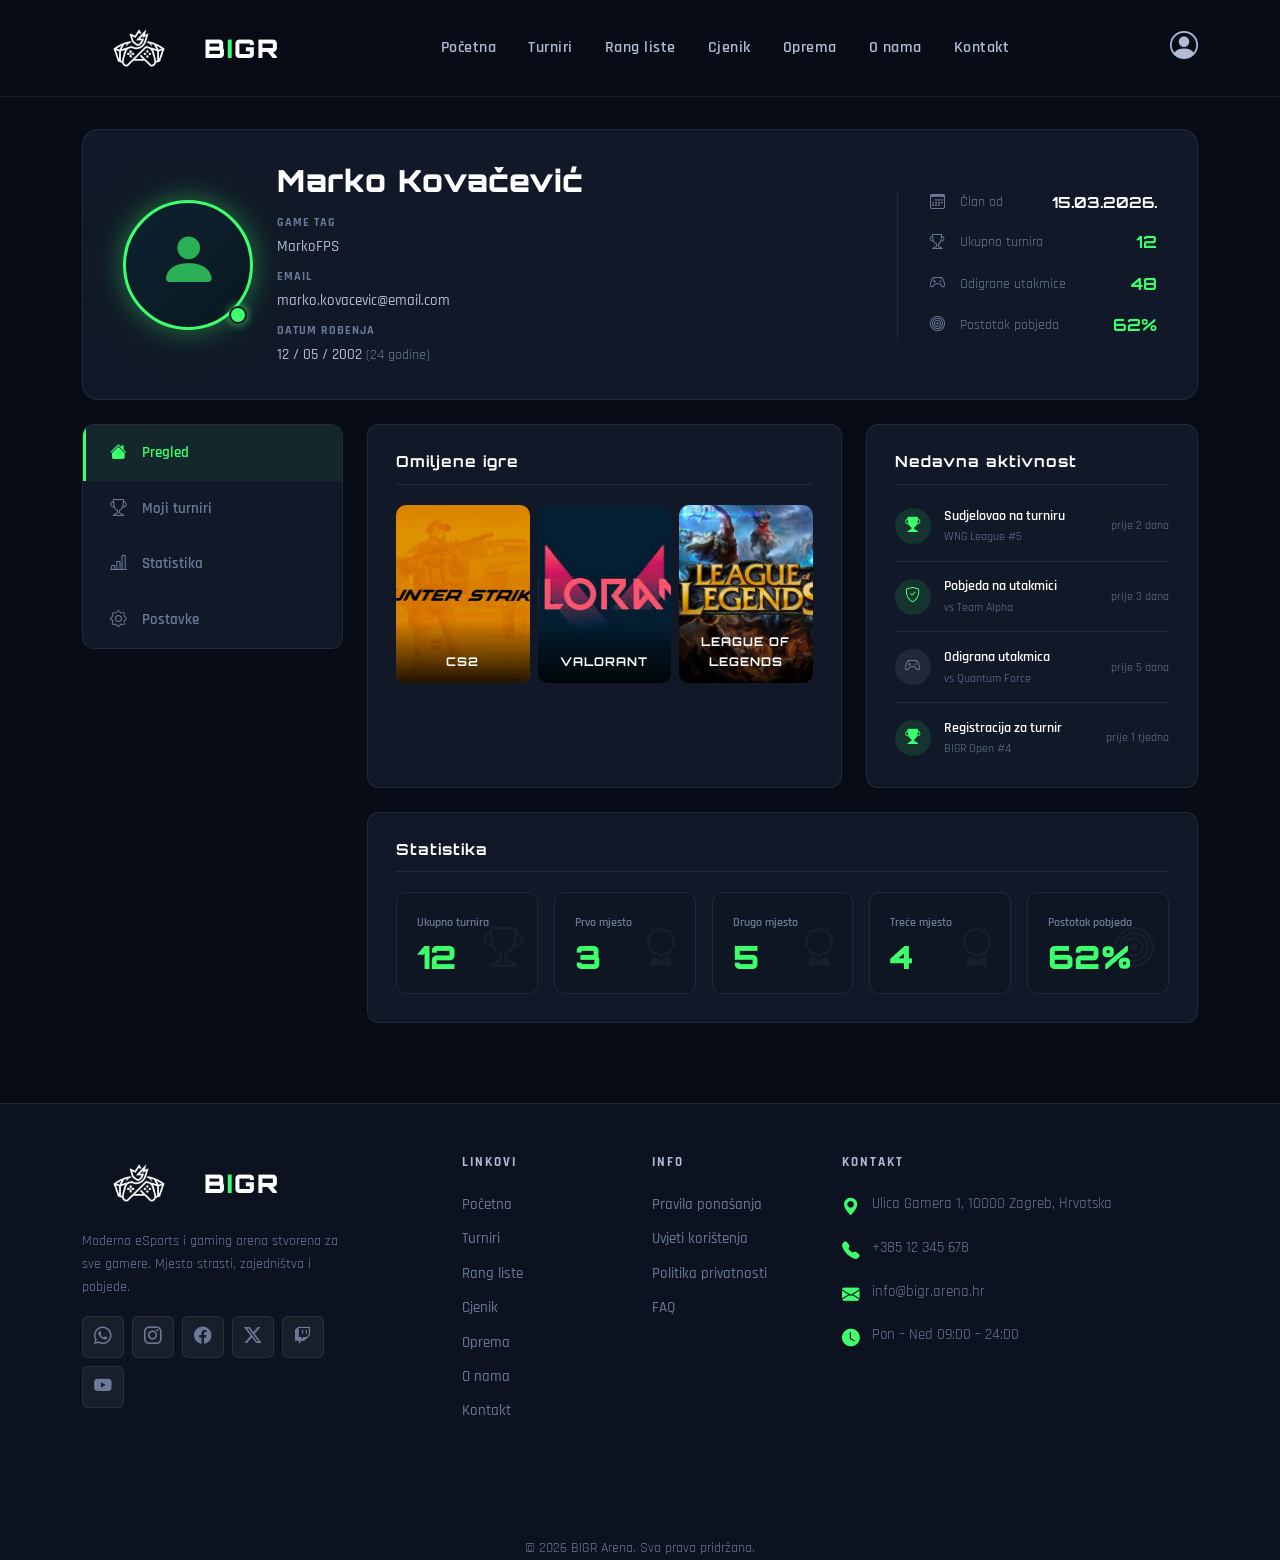
<file: html/profil.html>
<!DOCTYPE html>
<html lang="hr">

<head>
    <meta charset="UTF-8">
    <meta name="viewport" content="width=device-width, initial-scale=1.0">
    <title>Profil – BIGR Esports &amp; Gaming Arena</title>
    <link href="https://cdn.jsdelivr.net/npm/bootstrap@5.3.8/dist/css/bootstrap.min.css" rel="stylesheet">
    <link rel="stylesheet" href="https://cdn.jsdelivr.net/npm/bootstrap-icons@1.11.3/font/bootstrap-icons.min.css">
    <link rel="preconnect" href="https://fonts.googleapis.com">
    <link rel="preconnect" href="https://fonts.gstatic.com" crossorigin>
    <link href="https://fonts.googleapis.com/css2?family=Orbitron:wght@400;700;900&family=Rajdhani:wght@400;500;600;700&display=swap" rel="stylesheet">
    <link rel="stylesheet" href="../css/global.css">
    <link rel="stylesheet" href="../css/profil.css">
</head>

<body>


    <nav class="navbar navbar-expand-lg sticky-top">
        <div class="container">
            <button class="navbar-toggler" type="button" data-bs-toggle="collapse" data-bs-target="#navbarMain" aria-controls="navbarMain" aria-expanded="false" aria-label="Otvori navigaciju">
                <span class="navbar-toggler-icon"></span>
            </button>
            <a class="navbar-brand" href="../index.html">
                <img src="../images/logo-BiGr.png" alt="BIGR logo" height="42" class="navbar-logo-img">
                <span class="brand-text">B<span class="brand-accent">I</span>GR</span>
            </a>
            <div class="collapse navbar-collapse" id="navbarMain">
                <ul class="navbar-nav mx-auto">
                    <li class="nav-item"><a class="nav-link" href="../index.html">Početna</a></li>
                    <li class="nav-item"><a class="nav-link" href="turniri.html">Turniri</a></li>
                    <li class="nav-item"><a class="nav-link" href="rang-liste.html">Rang liste</a></li>
                    <li class="nav-item"><a class="nav-link" href="cijene.html">Cjenik</a></li>
                    <li class="nav-item"><a class="nav-link" href="oprema.html">Oprema</a></li>
                    <li class="nav-item"><a class="nav-link" href="o-nama.html">O nama</a></li>
                    <li class="nav-item"><a class="nav-link" href="kontakt.html">Kontakt</a></li>
                </ul>
                <div class="navbar-user">
                    <a href="profil.html" class="user-icon active" aria-label="Moj profil" title="Moj profil">
                        <i class="bi bi-person-circle"></i>
                    </a>
                </div>
            </div>
        </div>
    </nav>




    <div class="profil-page">
        <div class="container">


            <div class="profil-hero-card">
                <div class="row align-items-center gy-4">


                    <div class="col-auto mx-auto mx-lg-0">
                        <div class="profil-avatar-wrap">
                            <div class="profil-avatar" role="img" aria-label="Profilna slika">
                                <i class="bi bi-person-fill" aria-hidden="true"></i>
                            </div>
                            <span class="profil-status-dot" role="status" title="Online" aria-label="Online"></span>
                        </div>
                    </div>


                    <div class="col-12 col-lg">
                        <h1 class="profil-ime">Marko Kovačević</h1>
                        <div class="profil-fields">
                            <div class="profil-field-row">
                                <span class="profil-field-label">Game Tag</span>
                                <span class="profil-gametag">MarkoFPS</span>
                            </div>
                            <div class="profil-field-row">
                                <span class="profil-field-label">Email</span>
                                <span>marko.kovacevic@email.com</span>
                            </div>
                            <div class="profil-field-row">
                                <span class="profil-field-label">Datum rođenja</span>
                                <span>12 / 05 / 2002 <span class="profil-age">(24 godine)</span></span>
                            </div>
                        </div>
                    </div>


                    <div class="col-12 col-lg-auto">
                        <div class="profil-quick-stats">
                            <div class="profil-qs-item">
                                <i class="bi bi-calendar3 profil-qs-icon" aria-hidden="true"></i>
                                <span class="profil-qs-label">Član od</span>
                                <span class="profil-qs-val">15.03.2026.</span>
                            </div>
                            <div class="profil-qs-item">
                                <i class="bi bi-trophy profil-qs-icon" aria-hidden="true"></i>
                                <span class="profil-qs-label">Ukupno turnira</span>
                                <span class="profil-qs-val accent">12</span>
                            </div>
                            <div class="profil-qs-item">
                                <i class="bi bi-controller profil-qs-icon" aria-hidden="true"></i>
                                <span class="profil-qs-label">Odigrane utakmice</span>
                                <span class="profil-qs-val accent">48</span>
                            </div>
                            <div class="profil-qs-item">
                                <i class="bi bi-bullseye profil-qs-icon" aria-hidden="true"></i>
                                <span class="profil-qs-label">Postotak pobjeda</span>
                                <span class="profil-qs-val accent">62%</span>
                            </div>
                        </div>
                    </div>

                </div>
            </div>




            <div class="row g-4">


                <div class="col-lg-3">
                    <div class="profil-sidebar" role="tablist" aria-label="Profil navigacija">
                        <button class="profil-nav-btn active" type="button" role="tab" data-bs-toggle="tab" data-bs-target="#panel-pregled" id="tab-pregled" aria-selected="true" aria-controls="panel-pregled">
                            <i class="bi bi-house-fill" aria-hidden="true"></i>
                            <span>Pregled</span>
                        </button>
                        <button class="profil-nav-btn" type="button" role="tab" data-bs-toggle="tab" data-bs-target="#panel-turniri" id="tab-turniri" aria-selected="false" aria-controls="panel-turniri">
                            <i class="bi bi-trophy" aria-hidden="true"></i>
                            <span>Moji turniri</span>
                        </button>
                        <button class="profil-nav-btn" type="button" role="tab" data-bs-toggle="tab" data-bs-target="#panel-statistika" id="tab-statistika" aria-selected="false" aria-controls="panel-statistika">
                            <i class="bi bi-bar-chart-line" aria-hidden="true"></i>
                            <span>Statistika</span>
                        </button>
                        <button class="profil-nav-btn" type="button" role="tab" data-bs-toggle="tab" data-bs-target="#panel-postavke" id="tab-postavke" aria-selected="false" aria-controls="panel-postavke">
                            <i class="bi bi-gear" aria-hidden="true"></i>
                            <span>Postavke</span>
                        </button>
                    </div>
                </div>


                <div class="tab-content col-lg-9">



                    <div class="profil-panel tab-pane fade show active" id="panel-pregled" role="tabpanel" aria-labelledby="tab-pregled">
                        <div class="row g-4 mb-4">


                            <div class="col-md-7">
                                <div class="profil-card-inner">
                                    <h2 class="profil-card-naslov">Omiljene igre</h2>
                                    <div class="row g-2">
                                        <div class="col-4">
                                            <div class="omiljene-igra">
                                                <img src="../images/CS2.jpg" alt="Counter-Strike 2" class="omiljene-igra-img">
                                                <div class="omiljene-igra-name">CS2</div>
                                            </div>
                                        </div>
                                        <div class="col-4">
                                            <div class="omiljene-igra">
                                                <img src="../images/VALORANT.jpg" alt="VALORANT" class="omiljene-igra-img">
                                                <div class="omiljene-igra-name">VALORANT</div>
                                            </div>
                                        </div>
                                        <div class="col-4">
                                            <div class="omiljene-igra">
                                                <img src="../images/LOL.jpg" alt="League of Legends" class="omiljene-igra-img">
                                                <div class="omiljene-igra-name">LEAGUE OF LEGENDS</div>
                                            </div>
                                        </div>
                                    </div>
                                </div>
                            </div>


                            <div class="col-md-5">
                                <div class="profil-card-inner">
                                    <h2 class="profil-card-naslov">Nedavna aktivnost</h2>
                                    <div class="aktivnost-lista">
                                        <div class="aktivnost-item">
                                            <div class="aktivnost-ikona aktivnost-turnir" aria-hidden="true">
                                                <i class="bi bi-trophy-fill"></i>
                                            </div>
                                            <div class="aktivnost-info">
                                                <div class="aktivnost-naziv">Sudjelovao na turniru</div>
                                                <div class="aktivnost-detalj">WNG League #5</div>
                                            </div>
                                            <div class="aktivnost-kad">prije 2 dana</div>
                                        </div>
                                        <div class="aktivnost-item">
                                            <div class="aktivnost-ikona aktivnost-pobjeda" aria-hidden="true">
                                                <i class="bi bi-shield-check"></i>
                                            </div>
                                            <div class="aktivnost-info">
                                                <div class="aktivnost-naziv">Pobjeda na utakmici</div>
                                                <div class="aktivnost-detalj">vs Team Alpha</div>
                                            </div>
                                            <div class="aktivnost-kad">prije 3 dana</div>
                                        </div>
                                        <div class="aktivnost-item">
                                            <div class="aktivnost-ikona aktivnost-utakmica" aria-hidden="true">
                                                <i class="bi bi-controller"></i>
                                            </div>
                                            <div class="aktivnost-info">
                                                <div class="aktivnost-naziv">Odigrana utakmica</div>
                                                <div class="aktivnost-detalj">vs Quantum Force</div>
                                            </div>
                                            <div class="aktivnost-kad">prije 5 dana</div>
                                        </div>
                                        <div class="aktivnost-item">
                                            <div class="aktivnost-ikona aktivnost-turnir" aria-hidden="true">
                                                <i class="bi bi-trophy-fill"></i>
                                            </div>
                                            <div class="aktivnost-info">
                                                <div class="aktivnost-naziv">Registracija za turnir</div>
                                                <div class="aktivnost-detalj">BIGR Open #4</div>
                                            </div>
                                            <div class="aktivnost-kad">prije 1 tjedna</div>
                                        </div>
                                    </div>
                                </div>
                            </div>

                        </div>


                        <div class="profil-card-inner">
                            <h2 class="profil-card-naslov">Statistika</h2>
                            <div class="row g-3">
                                <div class="col">
                                    <div class="stat-mini-card">
                                        <div class="stat-mini-label">Ukupno turnira</div>
                                        <div class="stat-mini-val">12</div>
                                        <i class="bi bi-trophy stat-mini-icon" aria-hidden="true"></i>
                                    </div>
                                </div>
                                <div class="col">
                                    <div class="stat-mini-card">
                                        <div class="stat-mini-label">Prvo mjesto</div>
                                        <div class="stat-mini-val">3</div>
                                        <i class="bi bi-award stat-mini-icon" aria-hidden="true"></i>
                                    </div>
                                </div>
                                <div class="col">
                                    <div class="stat-mini-card">
                                        <div class="stat-mini-label">Drugo mjesto</div>
                                        <div class="stat-mini-val">5</div>
                                        <i class="bi bi-award stat-mini-icon" aria-hidden="true"></i>
                                    </div>
                                </div>
                                <div class="col">
                                    <div class="stat-mini-card">
                                        <div class="stat-mini-label">Treće mjesto</div>
                                        <div class="stat-mini-val">4</div>
                                        <i class="bi bi-award stat-mini-icon" aria-hidden="true"></i>
                                    </div>
                                </div>
                                <div class="col">
                                    <div class="stat-mini-card">
                                        <div class="stat-mini-label">Postotak pobjeda</div>
                                        <div class="stat-mini-val">62%</div>
                                        <i class="bi bi-bullseye stat-mini-icon" aria-hidden="true"></i>
                                    </div>
                                </div>
                            </div>
                        </div>
                    </div>




                    <div class="profil-panel tab-pane fade" id="panel-turniri" role="tabpanel" aria-labelledby="tab-turniri">
                        <div class="profil-card-inner">
                            <h2 class="profil-card-naslov">Moji turniri</h2>
                            <div class="table-responsive">
                                <table class="profil-tablica" aria-label="Popis mojih turnira">
                                    <thead>
                                        <tr>
                                            <th>Turnir</th>
                                            <th>Igra</th>
                                            <th>Datum</th>
                                            <th>Sudionici</th>
                                            <th>Moje mjesto</th>
                                        </tr>
                                    </thead>
                                    <tbody>
                                        <tr>
                                            <td>WNG League #5</td>
                                            <td><span class="igra-badge"><i class="bi bi-controller" aria-hidden="true"></i> CS2</span></td>
                                            <td>05.06.2026.</td>
                                            <td>32</td>
                                            <td><span class="badge-mjesto badge-prvo">1. mjesto</span></td>
                                        </tr>
                                        <tr>
                                            <td>BIGR Open #3</td>
                                            <td><span class="igra-badge"><i class="bi bi-controller" aria-hidden="true"></i> Valorant</span></td>
                                            <td>01.06.2026.</td>
                                            <td>16</td>
                                            <td><span class="badge-mjesto badge-drugo">2. mjesto</span></td>
                                        </tr>
                                        <tr>
                                            <td>CS2 Cup #8</td>
                                            <td><span class="igra-badge"><i class="bi bi-controller" aria-hidden="true"></i> CS2</span></td>
                                            <td>20.05.2026.</td>
                                            <td>64</td>
                                            <td><span class="badge-mjesto badge-trece">3. mjesto</span></td>
                                        </tr>
                                        <tr>
                                            <td>Valorant Clash</td>
                                            <td><span class="igra-badge"><i class="bi bi-controller" aria-hidden="true"></i> Valorant</span></td>
                                            <td>10.05.2026.</td>
                                            <td>24</td>
                                            <td><span class="badge-mjesto badge-ostalo">5. mjesto</span></td>
                                        </tr>
                                        <tr>
                                            <td>LoL Summer Cup</td>
                                            <td><span class="igra-badge"><i class="bi bi-controller" aria-hidden="true"></i> LoL</span></td>
                                            <td>01.05.2026.</td>
                                            <td>8</td>
                                            <td><span class="badge-mjesto badge-prvo">1. mjesto</span></td>
                                        </tr>
                                        <tr>
                                            <td>CS2 Masters</td>
                                            <td><span class="igra-badge"><i class="bi bi-controller" aria-hidden="true"></i> CS2</span></td>
                                            <td>15.04.2026.</td>
                                            <td>32</td>
                                            <td><span class="badge-mjesto badge-drugo">2. mjesto</span></td>
                                        </tr>
                                        <tr>
                                            <td>Valorant Pro League</td>
                                            <td><span class="igra-badge"><i class="bi bi-controller" aria-hidden="true"></i> Valorant</span></td>
                                            <td>01.04.2026.</td>
                                            <td>16</td>
                                            <td><span class="badge-mjesto badge-trece">3. mjesto</span></td>
                                        </tr>
                                    </tbody>
                                </table>
                            </div>
                        </div>
                    </div>






                    <div class="profil-panel tab-pane fade" id="panel-statistika" role="tabpanel" aria-labelledby="tab-statistika">


                        <div class="profil-card-inner mb-4">
                            <h2 class="profil-card-naslov">Ukupni pregled</h2>
                            <div class="row g-3 mb-4">
                                <div class="col-6 col-md-3">
                                    <div class="stat-mini-card">
                                        <div class="stat-mini-label">Ukupno utakmica</div>
                                        <div class="stat-mini-val">48</div>
                                        <i class="bi bi-controller stat-mini-icon" aria-hidden="true"></i>
                                    </div>
                                </div>
                                <div class="col-6 col-md-3">
                                    <div class="stat-mini-card">
                                        <div class="stat-mini-label">Pobjede</div>
                                        <div class="stat-mini-val">30</div>
                                        <i class="bi bi-shield-check stat-mini-icon" aria-hidden="true"></i>
                                    </div>
                                </div>
                                <div class="col-6 col-md-3">
                                    <div class="stat-mini-card">
                                        <div class="stat-mini-label">Porazi</div>
                                        <div class="stat-mini-val" style="color: #ff6060;">18</div>
                                        <i class="bi bi-shield-x stat-mini-icon" aria-hidden="true"></i>
                                    </div>
                                </div>
                                <div class="col-6 col-md-3">
                                    <div class="stat-mini-card">
                                        <div class="stat-mini-label">Win rate</div>
                                        <div class="stat-mini-val">62%</div>
                                        <i class="bi bi-bullseye stat-mini-icon" aria-hidden="true"></i>
                                    </div>
                                </div>
                            </div>

                            <div class="stat-progress-label">
                                <span>Pobjede</span>
                                <span>62%</span>
                            </div>
                            <div class="stat-progress-bar-wrap">
                                <div class="stat-progress-bar" style="width: 62%"></div>
                            </div>
                        </div>


                        <div class="profil-card-inner">
                            <h2 class="profil-card-naslov">Statistika po igri</h2>


                            <div class="stat-igra-card">
                                <div class="stat-igra-header">
                                    <i class="bi bi-controller text-accent" aria-hidden="true"></i>
                                    <h3 class="stat-igra-naslov">Counter-Strike 2</h3>
                                </div>
                                <div class="stat-igra-mini">
                                    <div class="stat-igra-mini-item">
                                        <div class="stat-igra-mini-val">28</div>
                                        <div class="stat-igra-mini-label">Utakmica</div>
                                    </div>
                                    <div class="stat-igra-mini-item">
                                        <div class="stat-igra-mini-val">19</div>
                                        <div class="stat-igra-mini-label">Pobjeda</div>
                                    </div>
                                    <div class="stat-igra-mini-item">
                                        <div class="stat-igra-mini-val">9</div>
                                        <div class="stat-igra-mini-label">Poraza</div>
                                    </div>
                                    <div class="stat-igra-mini-item">
                                        <div class="stat-igra-mini-val">7</div>
                                        <div class="stat-igra-mini-label">Turnira</div>
                                    </div>
                                </div>
                                <div class="stat-progress-label">
                                    <span>Win rate</span>
                                    <span>68%</span>
                                </div>
                                <div class="stat-progress-bar-wrap">
                                    <div class="stat-progress-bar" style="width: 68%"></div>
                                </div>
                            </div>


                            <div class="stat-igra-card">
                                <div class="stat-igra-header">
                                    <i class="bi bi-controller text-accent" aria-hidden="true"></i>
                                    <h3 class="stat-igra-naslov">Valorant</h3>
                                </div>
                                <div class="stat-igra-mini">
                                    <div class="stat-igra-mini-item">
                                        <div class="stat-igra-mini-val">12</div>
                                        <div class="stat-igra-mini-label">Utakmica</div>
                                    </div>
                                    <div class="stat-igra-mini-item">
                                        <div class="stat-igra-mini-val">7</div>
                                        <div class="stat-igra-mini-label">Pobjeda</div>
                                    </div>
                                    <div class="stat-igra-mini-item">
                                        <div class="stat-igra-mini-val">5</div>
                                        <div class="stat-igra-mini-label">Poraza</div>
                                    </div>
                                    <div class="stat-igra-mini-item">
                                        <div class="stat-igra-mini-val">3</div>
                                        <div class="stat-igra-mini-label">Turnira</div>
                                    </div>
                                </div>
                                <div class="stat-progress-label">
                                    <span>Win rate</span>
                                    <span>58%</span>
                                </div>
                                <div class="stat-progress-bar-wrap">
                                    <div class="stat-progress-bar" style="width: 58%"></div>
                                </div>
                            </div>


                            <div class="stat-igra-card">
                                <div class="stat-igra-header">
                                    <i class="bi bi-controller text-accent" aria-hidden="true"></i>
                                    <h3 class="stat-igra-naslov">League of Legends</h3>
                                </div>
                                <div class="stat-igra-mini">
                                    <div class="stat-igra-mini-item">
                                        <div class="stat-igra-mini-val">8</div>
                                        <div class="stat-igra-mini-label">Utakmica</div>
                                    </div>
                                    <div class="stat-igra-mini-item">
                                        <div class="stat-igra-mini-val">4</div>
                                        <div class="stat-igra-mini-label">Pobjeda</div>
                                    </div>
                                    <div class="stat-igra-mini-item">
                                        <div class="stat-igra-mini-val">4</div>
                                        <div class="stat-igra-mini-label">Poraza</div>
                                    </div>
                                    <div class="stat-igra-mini-item">
                                        <div class="stat-igra-mini-val">2</div>
                                        <div class="stat-igra-mini-label">Turnira</div>
                                    </div>
                                </div>
                                <div class="stat-progress-label">
                                    <span>Win rate</span>
                                    <span>50%</span>
                                </div>
                                <div class="stat-progress-bar-wrap">
                                    <div class="stat-progress-bar" style="width: 50%"></div>
                                </div>
                            </div>
                        </div>

                    </div>




                    <div class="profil-panel tab-pane fade" id="panel-postavke" role="tabpanel" aria-labelledby="tab-postavke">


                        <div class="profil-card-inner mb-4">
                            <h2 class="profil-card-naslov">Postavke profila</h2>

                            <div class="profil-avatar-upload">
                                <div class="profil-avatar-wrap">
                                    <div class="profil-avatar" aria-hidden="true">
                                        <i class="bi bi-person-fill"></i>
                                    </div>
                                    <div class="profil-status-dot"></div>
                                </div>
                                <div>
                                    <button class="btn-avatar-upload mb-1">
                                        <i class="bi bi-upload me-2" aria-hidden="true"></i>Promijeni sliku
                                    </button>
                                    <div style="font-size:0.75rem; color:var(--text-muted);">JPG, PNG — max 2MB</div>
                                </div>
                            </div>

                            <form id="postavkeForma" novalidate>
                                <div class="row g-3">
                                    <div class="col-md-6">
                                        <label for="p-ime" class="postavke-label">Ime</label>
                                        <input type="text" class="form-control postavke-control" id="p-ime" value="Marko">
                                    </div>
                                    <div class="col-md-6">
                                        <label for="p-prezime" class="postavke-label">Prezime</label>
                                        <input type="text" class="form-control postavke-control" id="p-prezime" value="Kovačević">
                                    </div>
                                    <div class="col-md-6">
                                        <label for="p-gametag" class="postavke-label">Game Tag</label>
                                        <input type="text" class="form-control postavke-control" id="p-gametag" value="MarkoFPS">
                                    </div>
                                    <div class="col-md-6">
                                        <label for="p-email" class="postavke-label">E-mail</label>
                                        <input type="email" class="form-control postavke-control" id="p-email" value="marko.kovacevic@email.com">
                                    </div>
                                    <div class="col-md-6">
                                        <label for="p-rodjendan" class="postavke-label">Datum rođenja</label>
                                        <input type="date" class="form-control postavke-control" id="p-rodjendan" value="2002-05-12">
                                    </div>
                                    <div class="col-md-6">
                                        <label for="p-igra" class="postavke-label">Omiljena igra</label>
                                        <select class="form-select postavke-control" id="p-igra">
                                            <option value="cs2" selected>Counter-Strike 2</option>
                                            <option value="valorant">Valorant</option>
                                            <option value="lol">League of Legends</option>
                                            <option value="fortnite">Fortnite</option>
                                            <option value="fifa">FIFA</option>
                                            <option value="rl">Rocket League</option>
                                        </select>
                                    </div>
                                    <div class="col-12 mt-2">
                                        <button type="submit" class="btn btn-primary-custom">
                                            <i class="bi bi-check2 me-2" aria-hidden="true"></i>Spremi promjene
                                        </button>
                                    </div>
                                </div>
                            </form>
                        </div>


                        <div class="profil-card-inner">
                            <h2 class="profil-card-naslov">Promjena lozinke</h2>
                            <form id="lozinkaForma" novalidate>
                                <div class="row g-3">
                                    <div class="col-md-6">
                                        <label for="p-stara-lozinka" class="postavke-label">Trenutna lozinka</label>
                                        <input type="password" class="form-control postavke-control" id="p-stara-lozinka" placeholder="••••••••">
                                    </div>
                                    <div class="col-12"></div>
                                    <div class="col-md-6">
                                        <label for="p-nova-lozinka" class="postavke-label">Nova lozinka</label>
                                        <input type="password" class="form-control postavke-control" id="p-nova-lozinka" placeholder="••••••••">
                                    </div>
                                    <div class="col-md-6">
                                        <label for="p-potvrdi-lozinka" class="postavke-label">Potvrdi novu lozinku</label>
                                        <input type="password" class="form-control postavke-control" id="p-potvrdi-lozinka" placeholder="••••••••">
                                    </div>
                                    <div class="col-12 mt-2">
                                        <button type="submit" class="btn btn-outline-custom">
                                            <i class="bi bi-shield-lock me-2" aria-hidden="true"></i>Promijeni lozinku
                                        </button>
                                    </div>
                                </div>
                            </form>
                        </div>

                    </div>



                </div>


            </div>


        </div>
    </div>




    <footer class="footer" aria-label="Footer">
        <div class="container">
            <div class="row py-5">
                <div class="col-lg-3 col-md-6 mb-4 mb-lg-0">
                    <a href="../index.html" class="footer-brand mb-3">
                        <img src="../images/logo-BiGr.png" alt="BIGR logo" height="40" class="navbar-logo-img">
                        <span class="brand-text">B<span class="brand-accent">I</span>GR</span>
                    </a>
                    <p class="footer-desc">Moderna eSports i gaming arena stvorena za sve gamere. Mjesto strasti, zajedništva i pobjede.</p>
                    <div class="footer-social">
                        <a href="#" class="social-whatsapp" aria-label="WhatsApp" target="_blank" rel="noopener noreferrer">
                            <i class="bi bi-whatsapp" aria-hidden="true"></i>
                        </a>
                        <a href="#" class="social-instagram" aria-label="Instagram" target="_blank" rel="noopener noreferrer">
                            <i class="bi bi-instagram" aria-hidden="true"></i>
                        </a>
                        <a href="#" class="social-facebook" aria-label="Facebook" target="_blank" rel="noopener noreferrer">
                            <i class="bi bi-facebook" aria-hidden="true"></i>
                        </a>
                        <a href="#" class="social-x" aria-label="X" target="_blank" rel="noopener noreferrer">
                            <i class="bi bi-twitter-x" aria-hidden="true"></i>
                        </a>
                        <a href="#" class="social-twitch" aria-label="Twitch" target="_blank" rel="noopener noreferrer">
                            <i class="bi bi-twitch" aria-hidden="true"></i>
                        </a>
                        <a href="#" class="social-youtube" aria-label="YouTube" target="_blank" rel="noopener noreferrer">
                            <i class="bi bi-youtube" aria-hidden="true"></i>
                        </a>
                    </div>
                </div>
                <div class="col-lg-2 col-md-3 col-6 mb-4 mb-lg-0 offset-lg-1">
                    <p class="footer-title">LINKOVI</p>
                    <ul class="footer-links">
                        <li><a href="../index.html">Početna</a></li>
                        <li><a href="turniri.html">Turniri</a></li>
                        <li><a href="rang-liste.html">Rang liste</a></li>
                        <li><a href="cijene.html">Cjenik</a></li>
                        <li><a href="oprema.html">Oprema</a></li>
                        <li><a href="o-nama.html">O nama</a></li>
                        <li><a href="kontakt.html">Kontakt</a></li>
                    </ul>
                </div>
                <div class="col-lg-2 col-md-3 col-6 mb-4 mb-lg-0">
                    <p class="footer-title">INFO</p>
                    <ul class="footer-links">
                        <li><a href="faq.html#pravila">Pravila ponašanja</a></li>
                        <li><a href="faq.html#uvjeti">Uvjeti korištenja</a></li>
                        <li><a href="faq.html#privatnost">Politika privatnosti</a></li>
                        <li><a href="faq.html#faq">FAQ</a></li>
                    </ul>
                </div>
                <div class="col-lg-4 col-md-6 mb-4 mb-lg-0">
                    <p class="footer-title"><a href="kontakt.html">KONTAKT</a></p>
                    <ul class="footer-contact">
                        <li><a href="kontakt.html"><i class="bi bi-geo-alt-fill" aria-hidden="true"></i><span>Ulica Gamera 1, 10000 Zagreb, Hrvatska</span></a></li>
                        <li><a href="kontakt.html"><i class="bi bi-telephone-fill" aria-hidden="true"></i><span>+385 12 345 678</span></a></li>
                        <li><a href="kontakt.html"><i class="bi bi-envelope-fill" aria-hidden="true"></i><span>info@bigr.arena.hr</span></a></li>
                        <li><a href="kontakt.html"><i class="bi bi-clock-fill" aria-hidden="true"></i><span>Pon – Ned 09:00 – 24:00</span></a></li>
                    </ul>
                </div>
            </div>
            <hr class="footer-divider">
            <p class="footer-copy text-center">&copy; 2026 BIGR Arena. Sva prava pridržana.</p>
        </div>
    </footer>




    <script src="https://cdn.jsdelivr.net/npm/bootstrap@5.3.8/dist/js/bootstrap.bundle.min.js"></script>

</body>

</html>
</file>
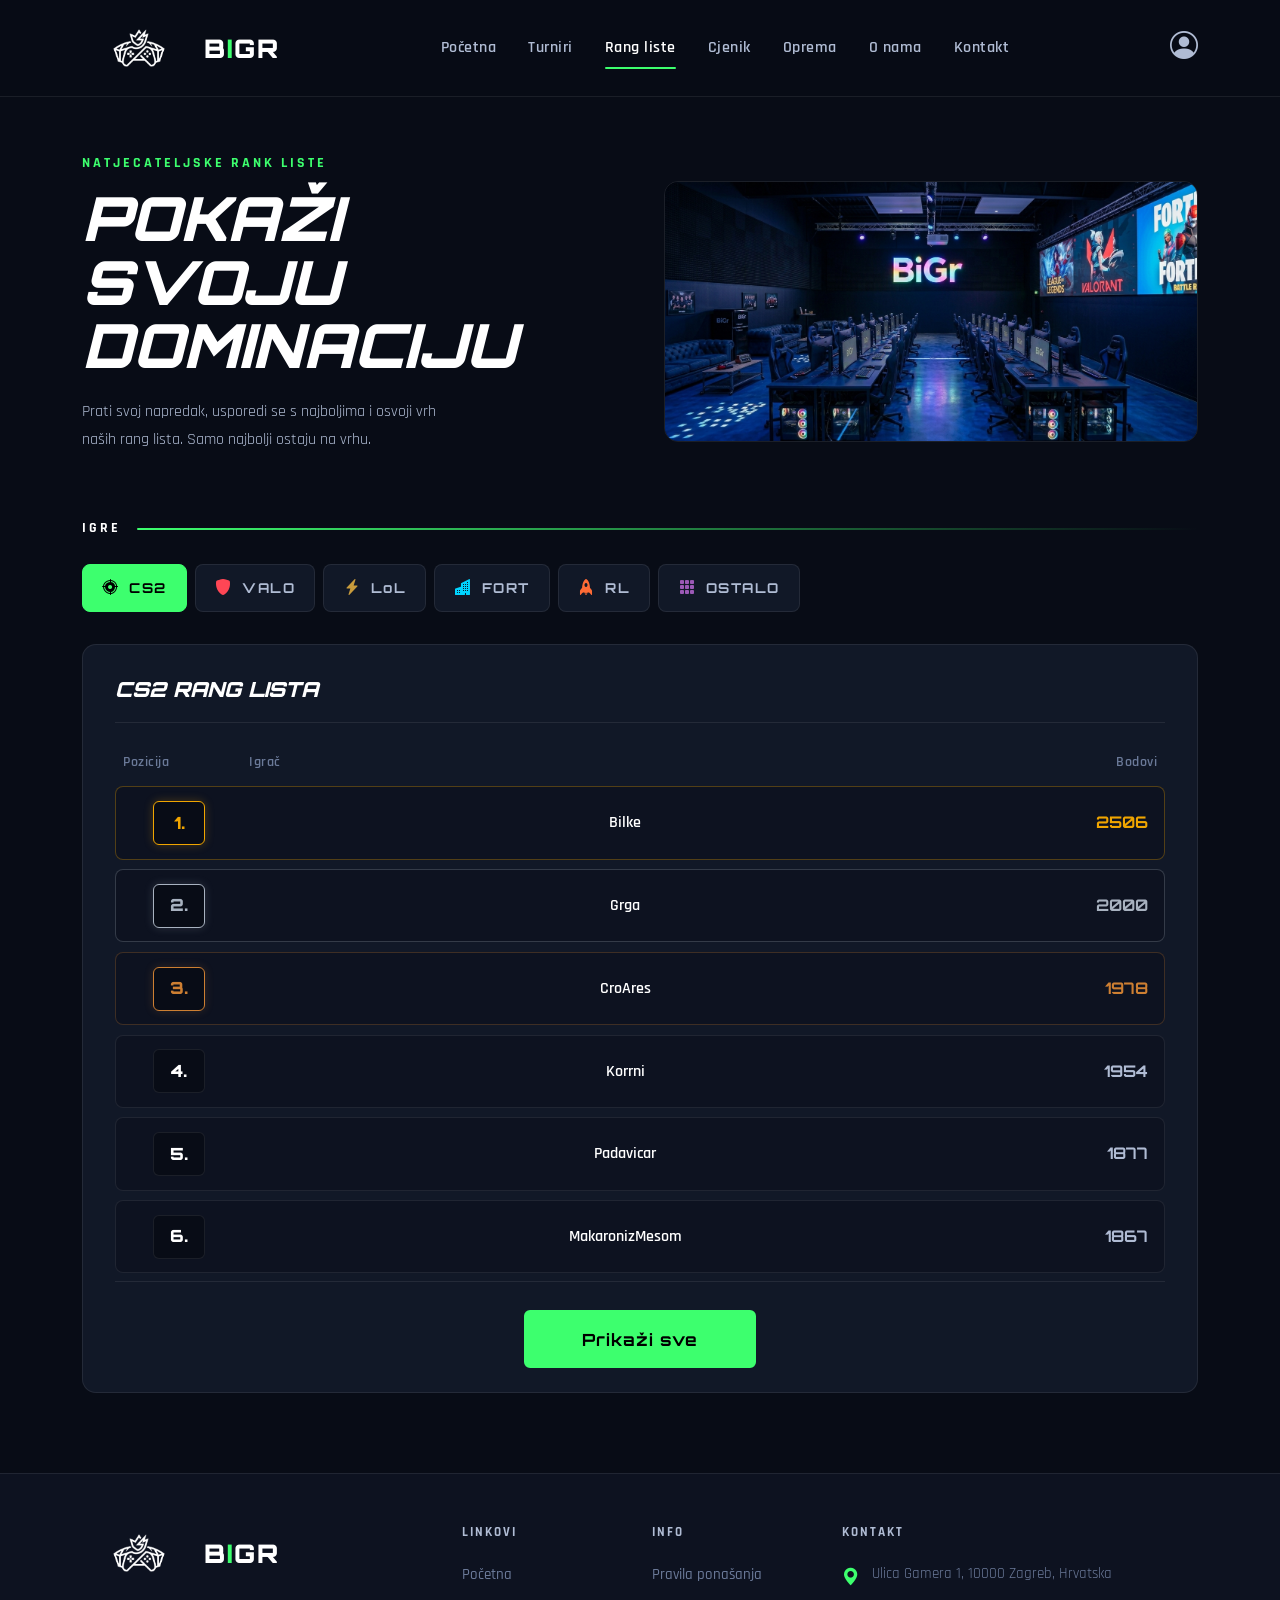
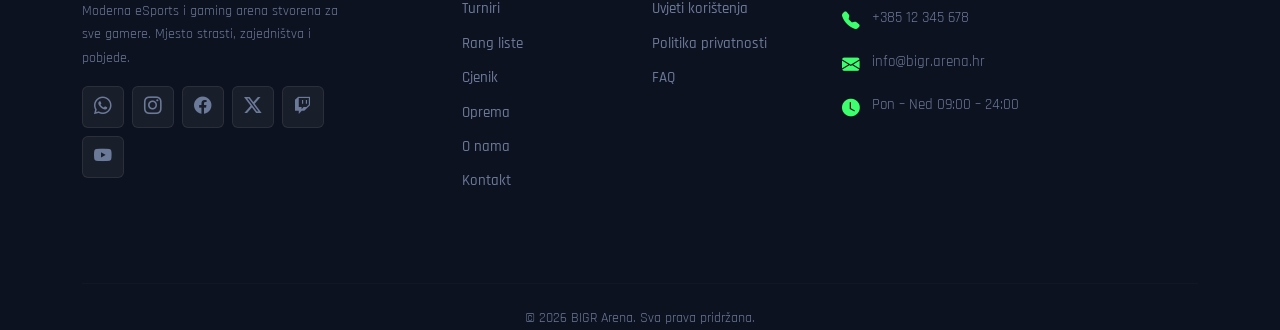
<file: html/rang-liste.html>
<!DOCTYPE html>
<html lang="hr">
<head>
    <meta charset="UTF-8">
    <meta name="viewport" content="width=device-width, initial-scale=1.0">
    <title>BIGR – Rang liste</title>
    
    <link rel="stylesheet" href="https://cdn.jsdelivr.net/npm/bootstrap@5.3.3/dist/css/bootstrap.min.css">
    
    <link rel="stylesheet" href="https://cdn.jsdelivr.net/npm/bootstrap-icons@1.11.3/font/bootstrap-icons.min.css">
    
    <link rel="preconnect" href="https://fonts.googleapis.com">
    <link rel="preconnect" href="https://fonts.gstatic.com" crossorigin>
    <link href="https://fonts.googleapis.com/css2?family=Orbitron:wght@400;700;900&family=Rajdhani:wght@400;500;600;700&display=swap" rel="stylesheet">
    
    <link rel="stylesheet" href="../css/global.css">
    
    <link rel="stylesheet" href="../css/rang-liste.css">
</head>
<body>

    
    <nav class="navbar navbar-expand-lg sticky-top">
        <div class="container">

            <button class="navbar-toggler" type="button"
                    data-bs-toggle="collapse"
                    data-bs-target="#navbarMain"
                    aria-controls="navbarMain"
                    aria-expanded="false"
                    aria-label="Otvori navigaciju">
                <span class="navbar-toggler-icon"></span>
            </button>

            <a class="navbar-brand" href="../index.html">
                <img src="../images/logo-BiGr.png" alt="BIGR logo" height="42" class="navbar-logo-img">
                <span class="brand-text">B<span class="brand-accent">I</span>GR</span>
            </a>

            <div class="collapse navbar-collapse" id="navbarMain">
                <ul class="navbar-nav mx-auto">
                    <li class="nav-item">
                        <a class="nav-link" href="../index.html">Početna</a>
                    </li>
                    <li class="nav-item">
                        <a class="nav-link" href="./turniri.html">Turniri</a>
                    </li>
                    <li class="nav-item">
                        <a class="nav-link active" aria-current="page" href="./rang-liste.html">Rang liste</a>
                    </li>
                    <li class="nav-item">
                        <a class="nav-link" href="./cijene.html">Cjenik</a>
                    </li>
                    <li class="nav-item">
                        <a class="nav-link" href="./oprema.html">Oprema</a>
                    </li>
                    <li class="nav-item">
                        <a class="nav-link" href="./o-nama.html">O nama</a>
                    </li>
                    <li class="nav-item">
                        <a class="nav-link" href="./kontakt.html">Kontakt</a>
                    </li>
                </ul>
                <div class="navbar-user">
                    <a href="./login.html" class="user-icon" aria-label="Korisnički račun">
                        <i class="bi bi-person-circle"></i>
                    </a>
                </div>
            </div>

        </div>
    </nav>
    


    
    <section class="rl-hero">
        <div class="container">
            <div class="row align-items-center g-5">

                
                <div class="col-lg-6">
                    <p class="rl-label">NATJECATELJSKE RANK LISTE</p>
                    <h1 class="rl-heading">POKAŽI SVOJU<br>DOMINACIJU</h1>
                    <p class="rl-desc">
                        Prati svoj napredak, usporedi se s
                        najboljima i osvoji vrh naših rang
                        lista. Samo najbolji ostaju na vrhu.
                    </p>
                </div>

                
        <div class="col-lg-6 d-none d-lg-block">
            <a href="./galerija.html">
                <img src="../images/igraonica.png" alt="BIGR gaming arena" class="rl-hero-img">
            </a>
        </div>

            </div>
        </div>
    </section>
    


    
    <section class="rl-section">
        <div class="container">

            
            <div class="games-label-row">
                <span class="games-label">IGRE</span>
                <span class="games-line"></span>
            </div>

            
            <ul class="nav rl-game-tabs" id="gameTabs" role="tablist">

                <li class="nav-item" role="presentation">
                    <button class="rl-game-btn active" id="tab-cs2"
                            data-bs-toggle="tab" data-bs-target="#pane-cs2"
                            type="button" role="tab" aria-controls="pane-cs2" aria-selected="true">
                        <span class="game-icon game-icon-cs2">
                            <i class="bi bi-crosshair2"></i>
                        </span>
                        CS2
                    </button>
                </li>

                <li class="nav-item" role="presentation">
                    <button class="rl-game-btn" id="tab-valo"
                            data-bs-toggle="tab" data-bs-target="#pane-valo"
                            type="button" role="tab" aria-controls="pane-valo" aria-selected="false">
                        <span class="game-icon game-icon-valo">
                            <i class="bi bi-shield-fill"></i>
                        </span>
                        VALO
                    </button>
                </li>

                <li class="nav-item" role="presentation">
                    <button class="rl-game-btn" id="tab-lol"
                            data-bs-toggle="tab" data-bs-target="#pane-lol"
                            type="button" role="tab" aria-controls="pane-lol" aria-selected="false">
                        <span class="game-icon game-icon-lol">
                            <i class="bi bi-lightning-charge-fill"></i>
                        </span>
                        LoL
                    </button>
                </li>

                <li class="nav-item" role="presentation">
                    <button class="rl-game-btn" id="tab-fort"
                            data-bs-toggle="tab" data-bs-target="#pane-fort"
                            type="button" role="tab" aria-controls="pane-fort" aria-selected="false">
                        <span class="game-icon game-icon-fort">
                            <i class="bi bi-buildings-fill"></i>
                        </span>
                        FORT
                    </button>
                </li>

                <li class="nav-item" role="presentation">
                    <button class="rl-game-btn" id="tab-rl"
                            data-bs-toggle="tab" data-bs-target="#pane-rl"
                            type="button" role="tab" aria-controls="pane-rl" aria-selected="false">
                        <span class="game-icon game-icon-rl">
                            <i class="bi bi-rocket-fill"></i>
                        </span>
                        RL
                    </button>
                </li>

                <li class="nav-item" role="presentation">
                    <button class="rl-game-btn" id="tab-ostalo"
                            data-bs-toggle="tab" data-bs-target="#pane-ostalo"
                            type="button" role="tab" aria-controls="pane-ostalo" aria-selected="false">
                        <span class="game-icon game-icon-ostalo">
                            <i class="bi bi-grid-3x3-gap-fill"></i>
                        </span>
                        OSTALO
                    </button>
                </li>

            </ul>

            
            <div class="tab-content rl-tab-content" id="gameTabContent">

                
                <div class="tab-pane fade show active" id="pane-cs2" role="tabpanel" aria-labelledby="tab-cs2">
                    <div class="rl-card">
                        <h2 class="rl-card-title"><em>CS2 RANG LISTA</em></h2>
                        <div class="rl-table-header">
                            <span>Pozicija</span>
                            <span>Igrač</span>
                            <span>Bodovi</span>
                        </div>
                        <div class="rl-rows">
                            <div class="rl-row rl-row--gold">
                                <div class="rl-pos">1.</div>
                                <div class="rl-name">Bilke</div>
                                <div class="rl-score">2506</div>
                            </div>
                            <div class="rl-row rl-row--silver">
                                <div class="rl-pos">2.</div>
                                <div class="rl-name">Grga</div>
                                <div class="rl-score">2000</div>
                            </div>
                            <div class="rl-row rl-row--bronze">
                                <div class="rl-pos">3.</div>
                                <div class="rl-name">CroAres</div>
                                <div class="rl-score">1978</div>
                            </div>
                            <div class="rl-row">
                                <div class="rl-pos">4.</div>
                                <div class="rl-name">Korrni</div>
                                <div class="rl-score">1954</div>
                            </div>
                            <div class="rl-row">
                                <div class="rl-pos">5.</div>
                                <div class="rl-name">Padavicar</div>
                                <div class="rl-score">1877</div>
                            </div>
                            <div class="rl-row">
                                <div class="rl-pos">6.</div>
                                <div class="rl-name">MakaronizMesom</div>
                                <div class="rl-score">1867</div>
                            </div>
                        </div>
                        <div class="rl-show-all">
                            <button class="btn btn-primary-custom rl-show-btn">Prikaži sve</button>
                        </div>
                    </div>
                </div>

                
                <div class="tab-pane fade" id="pane-valo" role="tabpanel" aria-labelledby="tab-valo">
                    <div class="rl-card">
                        <h2 class="rl-card-title"><em>VALORANT RANG LISTA</em></h2>
                        <div class="rl-table-header">
                            <span>Pozicija</span>
                            <span>Igrač</span>
                            <span>Bodovi</span>
                        </div>
                        <div class="rl-rows">
                            <div class="rl-row rl-row--gold">
                                <div class="rl-pos">1.</div>
                                <div class="rl-name">ValoQueen</div>
                                <div class="rl-score">3120</div>
                            </div>
                            <div class="rl-row rl-row--silver">
                                <div class="rl-pos">2.</div>
                                <div class="rl-name">Phantom_X</div>
                                <div class="rl-score">2980</div>
                            </div>
                            <div class="rl-row rl-row--bronze">
                                <div class="rl-pos">3.</div>
                                <div class="rl-name">SpikeRush</div>
                                <div class="rl-score">2845</div>
                            </div>
                            <div class="rl-row">
                                <div class="rl-pos">4.</div>
                                <div class="rl-name">AceHunter</div>
                                <div class="rl-score">2701</div>
                            </div>
                            <div class="rl-row">
                                <div class="rl-pos">5.</div>
                                <div class="rl-name">RadiantPro</div>
                                <div class="rl-score">2644</div>
                            </div>
                            <div class="rl-row">
                                <div class="rl-pos">6.</div>
                                <div class="rl-name">FlashPoint</div>
                                <div class="rl-score">2590</div>
                            </div>
                        </div>
                        <div class="rl-show-all">
                            <button class="btn btn-primary-custom rl-show-btn">Prikaži sve</button>
                        </div>
                    </div>
                </div>

                
                <div class="tab-pane fade" id="pane-lol" role="tabpanel" aria-labelledby="tab-lol">
                    <div class="rl-card">
                        <h2 class="rl-card-title"><em>LEAGUE OF LEGENDS RANG LISTA</em></h2>
                        <div class="rl-table-header">
                            <span>Pozicija</span>
                            <span>Igrač</span>
                            <span>Bodovi</span>
                        </div>
                        <div class="rl-rows">
                            <div class="rl-row rl-row--gold">
                                <div class="rl-pos">1.</div>
                                <div class="rl-name">DragonSlayer</div>
                                <div class="rl-score">2890</div>
                            </div>
                            <div class="rl-row rl-row--silver">
                                <div class="rl-pos">2.</div>
                                <div class="rl-name">JungleFury</div>
                                <div class="rl-score">2744</div>
                            </div>
                            <div class="rl-row rl-row--bronze">
                                <div class="rl-pos">3.</div>
                                <div class="rl-name">LanePusher</div>
                                <div class="rl-score">2698</div>
                            </div>
                            <div class="rl-row">
                                <div class="rl-pos">4.</div>
                                <div class="rl-name">GankMaster</div>
                                <div class="rl-score">2512</div>
                            </div>
                            <div class="rl-row">
                                <div class="rl-pos">5.</div>
                                <div class="rl-name">BaronNashor</div>
                                <div class="rl-score">2445</div>
                            </div>
                            <div class="rl-row">
                                <div class="rl-pos">6.</div>
                                <div class="rl-name">PentaKiller</div>
                                <div class="rl-score">2380</div>
                            </div>
                        </div>
                        <div class="rl-show-all">
                            <button class="btn btn-primary-custom rl-show-btn">Prikaži sve</button>
                        </div>
                    </div>
                </div>

                
                <div class="tab-pane fade" id="pane-fort" role="tabpanel" aria-labelledby="tab-fort">
                    <div class="rl-card">
                        <h2 class="rl-card-title"><em>FORTNITE RANG LISTA</em></h2>
                        <div class="rl-table-header">
                            <span>Pozicija</span>
                            <span>Igrač</span>
                            <span>Bodovi</span>
                        </div>
                        <div class="rl-rows">
                            <div class="rl-row rl-row--gold">
                                <div class="rl-pos">1.</div>
                                <div class="rl-name">BuildKing</div>
                                <div class="rl-score">3450</div>
                            </div>
                            <div class="rl-row rl-row--silver">
                                <div class="rl-pos">2.</div>
                                <div class="rl-name">StormRider</div>
                                <div class="rl-score">3210</div>
                            </div>
                            <div class="rl-row rl-row--bronze">
                                <div class="rl-pos">3.</div>
                                <div class="rl-name">VictoryRoy</div>
                                <div class="rl-score">3080</div>
                            </div>
                            <div class="rl-row">
                                <div class="rl-pos">4.</div>
                                <div class="rl-name">MatsPiljer</div>
                                <div class="rl-score">2956</div>
                            </div>
                            <div class="rl-row">
                                <div class="rl-pos">5.</div>
                                <div class="rl-name">ElimPro</div>
                                <div class="rl-score">2890</div>
                            </div>
                            <div class="rl-row">
                                <div class="rl-pos">6.</div>
                                <div class="rl-name">ZeroHP</div>
                                <div class="rl-score">2734</div>
                            </div>
                        </div>
                        <div class="rl-show-all">
                            <button class="btn btn-primary-custom rl-show-btn">Prikaži sve</button>
                        </div>
                    </div>
                </div>

                
                <div class="tab-pane fade" id="pane-rl" role="tabpanel" aria-labelledby="tab-rl">
                    <div class="rl-card">
                        <h2 class="rl-card-title"><em>ROCKET LEAGUE RANG LISTA</em></h2>
                        <div class="rl-table-header">
                            <span>Pozicija</span>
                            <span>Igrač</span>
                            <span>Bodovi</span>
                        </div>
                        <div class="rl-rows">
                            <div class="rl-row rl-row--gold">
                                <div class="rl-pos">1.</div>
                                <div class="rl-name">AerialAce</div>
                                <div class="rl-score">2780</div>
                            </div>
                            <div class="rl-row rl-row--silver">
                                <div class="rl-pos">2.</div>
                                <div class="rl-name">BoostMaster</div>
                                <div class="rl-score">2650</div>
                            </div>
                            <div class="rl-row rl-row--bronze">
                                <div class="rl-pos">3.</div>
                                <div class="rl-name">DemoKing</div>
                                <div class="rl-score">2544</div>
                            </div>
                            <div class="rl-row">
                                <div class="rl-pos">4.</div>
                                <div class="rl-name">CeilingShot</div>
                                <div class="rl-score">2490</div>
                            </div>
                            <div class="rl-row">
                                <div class="rl-pos">5.</div>
                                <div class="rl-name">SonicBoom</div>
                                <div class="rl-score">2380</div>
                            </div>
                            <div class="rl-row">
                                <div class="rl-pos">6.</div>
                                <div class="rl-name">WheelsUp</div>
                                <div class="rl-score">2290</div>
                            </div>
                        </div>
                        <div class="rl-show-all">
                            <button class="btn btn-primary-custom rl-show-btn">Prikaži sve</button>
                        </div>
                    </div>
                </div>

                
                <div class="tab-pane fade" id="pane-ostalo" role="tabpanel" aria-labelledby="tab-ostalo">
                    <div class="rl-card">
                        <h2 class="rl-card-title"><em>OSTALE IGRE RANG LISTA</em></h2>
                        <div class="rl-table-header">
                            <span>Pozicija</span>
                            <span>Igrač</span>
                            <span>Bodovi</span>
                        </div>
                        <div class="rl-rows">
                            <div class="rl-row rl-row--gold">
                                <div class="rl-pos">1.</div>
                                <div class="rl-name">MultiGamer</div>
                                <div class="rl-score">4200</div>
                            </div>
                            <div class="rl-row rl-row--silver">
                                <div class="rl-pos">2.</div>
                                <div class="rl-name">AllRounder</div>
                                <div class="rl-score">3900</div>
                            </div>
                            <div class="rl-row rl-row--bronze">
                                <div class="rl-pos">3.</div>
                                <div class="rl-name">FlexPlayer</div>
                                <div class="rl-score">3750</div>
                            </div>
                            <div class="rl-row">
                                <div class="rl-pos">4.</div>
                                <div class="rl-name">GameHopper</div>
                                <div class="rl-score">3600</div>
                            </div>
                            <div class="rl-row">
                                <div class="rl-pos">5.</div>
                                <div class="rl-name">ProAnything</div>
                                <div class="rl-score">3450</div>
                            </div>
                            <div class="rl-row">
                                <div class="rl-pos">6.</div>
                                <div class="rl-name">MasterOfAll</div>
                                <div class="rl-score">3300</div>
                            </div>
                        </div>
                        <div class="rl-show-all">
                            <button class="btn btn-primary-custom rl-show-btn">Prikaži sve</button>
                        </div>
                    </div>
                </div>

            </div>
            

        </div>
    </section>
    


    
    <footer class="footer" aria-label="Footer">
        <div class="container">
            <div class="row py-5">

                
                <div class="col-lg-3 col-md-6 mb-4 mb-lg-0">
                    <a href="../index.html" class="footer-brand mb-3">
                        <img src="../images/logo-BiGr.png" alt="BIGR logo" height="40" class="navbar-logo-img">
                        <span class="brand-text">B<span class="brand-accent">I</span>GR</span>
                    </a>
                    <p class="footer-desc">
                        Moderna eSports i gaming arena stvorena za sve gamere.
                        Mjesto strasti, zajedništva i pobjede.
                    </p>
                    <div class="footer-social">
                        <a href="#" class="social-whatsapp" aria-label="WhatsApp" target="_blank" rel="noopener noreferrer">
                            <i class="bi bi-whatsapp" aria-hidden="true"></i>
                        </a>
                        <a href="#" class="social-instagram" aria-label="Instagram" target="_blank" rel="noopener noreferrer">
                            <i class="bi bi-instagram" aria-hidden="true"></i>
                        </a>
                        <a href="#" class="social-facebook" aria-label="Facebook" target="_blank" rel="noopener noreferrer">
                            <i class="bi bi-facebook" aria-hidden="true"></i>
                        </a>
                        <a href="#" class="social-x" aria-label="X" target="_blank" rel="noopener noreferrer">
                            <i class="bi bi-twitter-x" aria-hidden="true"></i>
                        </a>
                        <a href="#" class="social-twitch" aria-label="Twitch" target="_blank" rel="noopener noreferrer">
                            <i class="bi bi-twitch" aria-hidden="true"></i>
                        </a>
                        <a href="#" class="social-youtube" aria-label="YouTube" target="_blank" rel="noopener noreferrer">
                            <i class="bi bi-youtube" aria-hidden="true"></i>
                        </a>
                    </div>
                </div>

                
                <div class="col-lg-2 col-md-3 col-6 mb-4 mb-lg-0 offset-lg-1">
                    <p class="footer-title">LINKOVI</p>
                    <ul class="footer-links">
                        <li><a href="../index.html">Početna</a></li>
                        <li><a href="./turniri.html">Turniri</a></li>
                        <li><a href="./rang-liste.html">Rang liste</a></li>
                        <li><a href="./cijene.html">Cjenik</a></li>
                        <li><a href="./oprema.html">Oprema</a></li>
                        <li><a href="./o-nama.html">O nama</a></li>
                        <li><a href="./kontakt.html">Kontakt</a></li>
                    </ul>
                </div>

                
                <div class="col-lg-2 col-md-3 col-6 mb-4 mb-lg-0">
                    <p class="footer-title">INFO</p>
                    <ul class="footer-links">
                        <li><a href="./faq.html#pravila">Pravila ponašanja</a></li>
                        <li><a href="./faq.html#uvjeti">Uvjeti korištenja</a></li>
                        <li><a href="./faq.html#privatnost">Politika privatnosti</a></li>
                        <li><a href="./faq.html#faq">FAQ</a></li>
                    </ul>
                </div>

                
                <div class="col-lg-4 col-md-6 mb-4 mb-lg-0">
                    <p class="footer-title"><a href="./kontakt.html">KONTAKT</a></p>
                    <ul class="footer-contact">
                        <li>
                            <a href="./kontakt.html">
                                <i class="bi bi-geo-alt-fill" aria-hidden="true"></i>
                                <span>Ulica Gamera 1, 10000 Zagreb, Hrvatska</span>
                            </a>
                        </li>
                        <li>
                            <a href="./kontakt.html">
                                <i class="bi bi-telephone-fill" aria-hidden="true"></i>
                                <span>+385 12 345 678</span>
                            </a>
                        </li>
                        <li>
                            <a href="./kontakt.html">
                                <i class="bi bi-envelope-fill" aria-hidden="true"></i>
                                <span>info@bigr.arena.hr</span>
                            </a>
                        </li>
                        <li>
                            <a href="./kontakt.html">
                                <i class="bi bi-clock-fill" aria-hidden="true"></i>
                                <span>Pon – Ned 09:00 – 24:00</span>
                            </a>
                        </li>
                    </ul>
                </div>

            </div>

            <hr class="footer-divider">
            <p class="footer-copy text-center">&copy; 2026 BIGR Arena. Sva prava pridržana.</p>

        </div>
    </footer>
    


    
    <script src="https://cdn.jsdelivr.net/npm/bootstrap@5.3.3/dist/js/bootstrap.bundle.min.js"></script>

    <script>
    (function () {
        var tabMap = {
            '#lol':    'tab-lol',
            '#valo':   'tab-valo',
            '#cs2':    'tab-cs2',
            '#fort':   'tab-fort',
            '#rl':     'tab-rl',
            '#ostalo': 'tab-ostalo'
        };

        var hash = window.location.hash;
        if (hash && tabMap[hash]) {
            var tabEl = document.getElementById(tabMap[hash]);
            if (tabEl) {
                bootstrap.Tab.getOrCreateInstance(tabEl).show();
            }
        }
    })();
    </script>
</body>
</html>
</file>
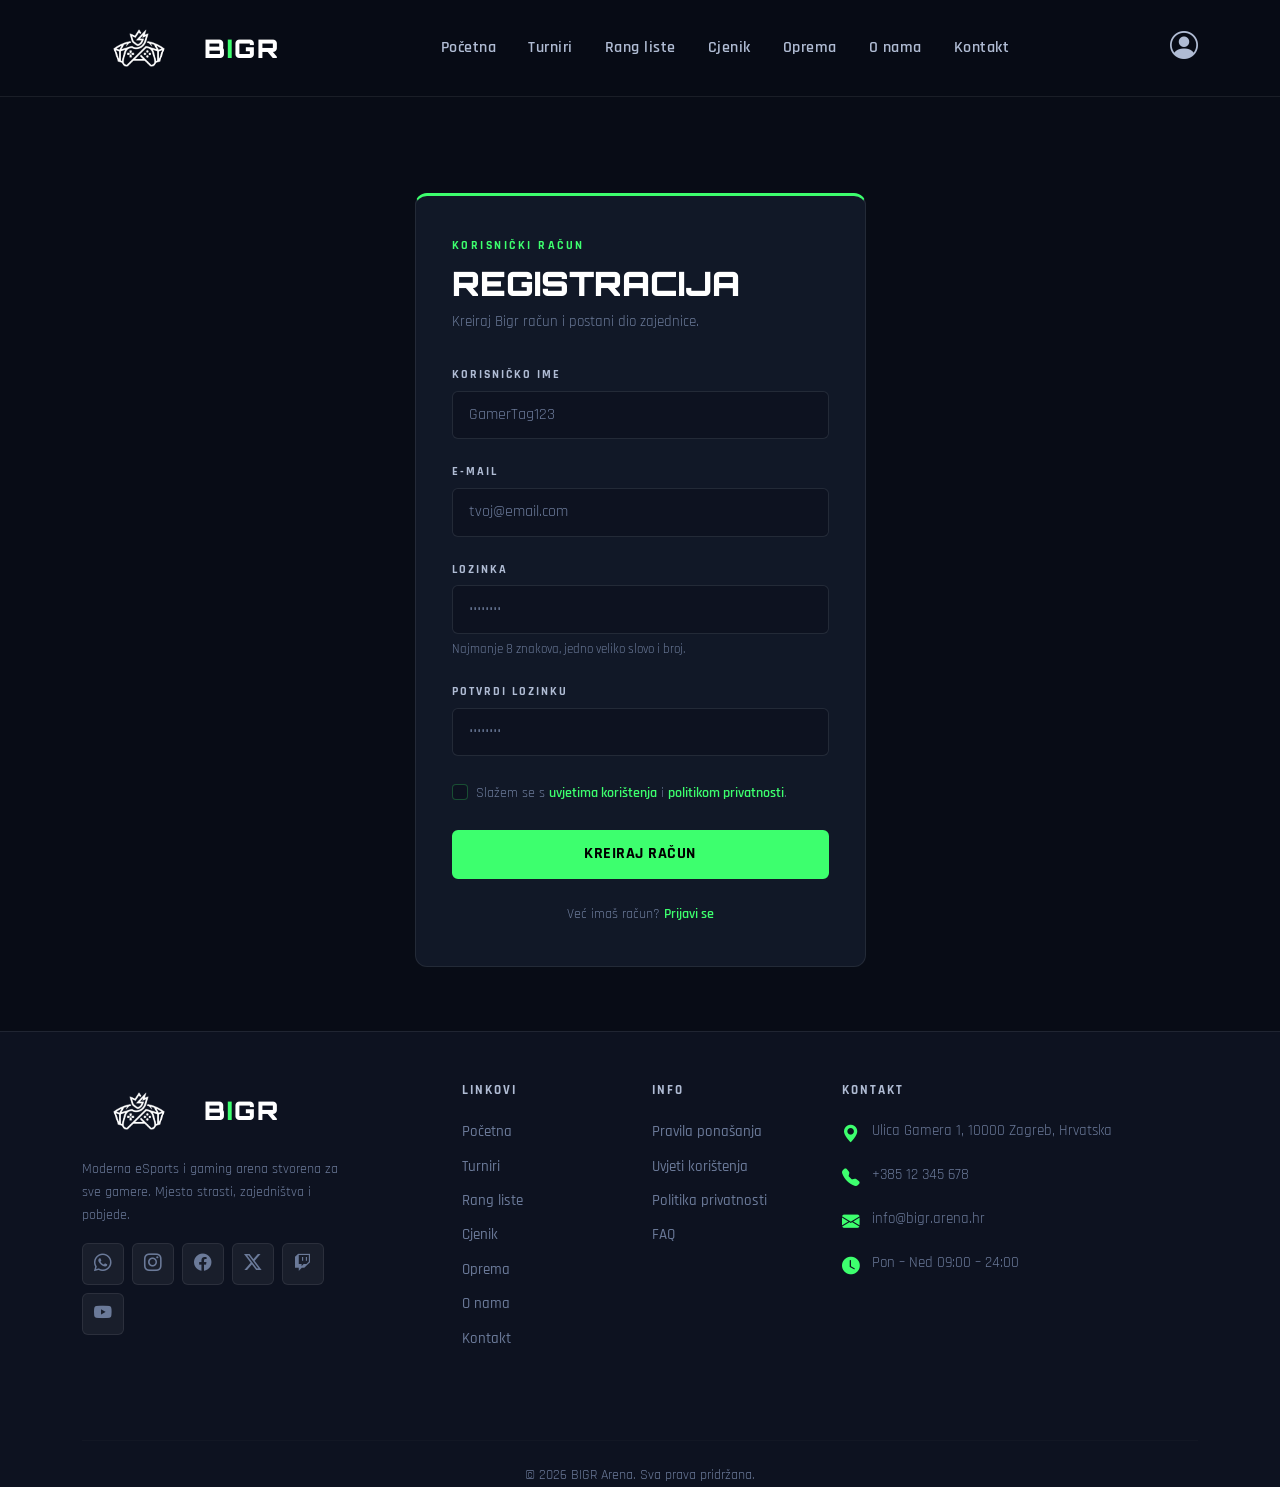
<file: html/registracija.html>
<!DOCTYPE html>
<html lang="hr">
<head>
    <meta charset="UTF-8">
    <meta name="viewport" content="width=device-width, initial-scale=1.0">
    <title>BIGR – Registracija</title>
    
    <link rel="stylesheet" href="https://cdn.jsdelivr.net/npm/bootstrap@5.3.3/dist/css/bootstrap.min.css">
    
    <link rel="stylesheet" href="https://cdn.jsdelivr.net/npm/bootstrap-icons@1.11.3/font/bootstrap-icons.min.css">
    
    <link rel="preconnect" href="https://fonts.googleapis.com">
    <link rel="preconnect" href="https://fonts.gstatic.com" crossorigin>
    <link href="https://fonts.googleapis.com/css2?family=Orbitron:wght@400;700;900&family=Rajdhani:wght@400;500;600;700&display=swap" rel="stylesheet">
    
    <link rel="stylesheet" href="../css/global.css">
    
    <link rel="stylesheet" href="../css/registracija.css">
</head>
<body>

    
    <nav class="navbar navbar-expand-lg sticky-top">
        <div class="container">

            
            <button class="navbar-toggler" type="button"
                    data-bs-toggle="collapse"
                    data-bs-target="#navbarMain"
                    aria-controls="navbarMain"
                    aria-expanded="false"
                    aria-label="Otvori navigaciju">
                <span class="navbar-toggler-icon"></span>
            </button>

            
            <a class="navbar-brand" href="../index.html">
                <img src="../images/logo-BiGr.png" alt="BIGR logo" height="42" class="navbar-logo-img">
                <span class="brand-text">B<span class="brand-accent">I</span>GR</span>
            </a>

            
            <div class="collapse navbar-collapse" id="navbarMain">
                <ul class="navbar-nav mx-auto">
                    <li class="nav-item">
                        <a class="nav-link" href="../index.html">Početna</a>
                    </li>
                    <li class="nav-item">
                        <a class="nav-link" href="./turniri.html">Turniri</a>
                    </li>
                    <li class="nav-item">
                        <a class="nav-link" href="./rang-liste.html">Rang liste</a>
                    </li>
                    <li class="nav-item">
                        <a class="nav-link" href="./cijene.html">Cjenik</a>
                    </li>
                    <li class="nav-item">
                        <a class="nav-link" href="./oprema.html">Oprema</a>
                    </li>
                    <li class="nav-item">
                        <a class="nav-link" href="./o-nama.html">O nama</a>
                    </li>
                    <li class="nav-item">
                        <a class="nav-link" href="./kontakt.html">Kontakt</a>
                    </li>
                </ul>
                
                <div class="navbar-user">
                    <a href="./login.html" class="user-icon" aria-label="Prijava">
                        <i class="bi bi-person-circle"></i>
                    </a>
                </div>
            </div>

        </div>
    </nav>
    


    
    <section class="auth-section">
        <div class="container">
            <div class="row justify-content-center">
                <div class="col-12 col-sm-10 col-md-8 col-lg-6 col-xl-5">

                    <div class="auth-card">

                        <p class="auth-label">KORISNIČKI RAČUN</p>
                        <h1 class="auth-heading">REGISTRACIJA</h1>
                        <p class="auth-subheading">Kreiraj Bigr račun i postani dio zajednice.</p>

                        <form action="./login.html" method="get" novalidate>

                            
                            <div class="mb-4">
                                <label for="regUsername" class="form-label-custom">KORISNIČKO IME</label>
                                <input
                                    type="text"
                                    class="form-control form-control-custom"
                                    id="regUsername"
                                    placeholder="GamerTag123"
                                    autocomplete="username"
                                    required>
                            </div>

                            
                            <div class="mb-4">
                                <label for="regEmail" class="form-label-custom">E-MAIL</label>
                                <input
                                    type="email"
                                    class="form-control form-control-custom"
                                    id="regEmail"
                                    placeholder="tvoj@email.com"
                                    autocomplete="email"
                                    required>
                            </div>

                            
                            <div class="mb-4">
                                <label for="regPassword" class="form-label-custom">LOZINKA</label>
                                <input
                                    type="password"
                                    class="form-control form-control-custom"
                                    id="regPassword"
                                    placeholder="••••••••"
                                    autocomplete="new-password"
                                    required>
                                <p class="password-hint">Najmanje 8 znakova, jedno veliko slovo i broj.</p>
                            </div>

                            
                            <div class="mb-4">
                                <label for="regPasswordConfirm" class="form-label-custom">POTVRDI LOZINKU</label>
                                <input
                                    type="password"
                                    class="form-control form-control-custom"
                                    id="regPasswordConfirm"
                                    placeholder="••••••••"
                                    autocomplete="new-password"
                                    required>
                            </div>

                            
                            <div class="mb-4">
                                <div class="form-check form-check-custom">
                                    <input class="form-check-input" type="checkbox" id="agreeTerms" required>
                                    <label class="form-check-label" for="agreeTerms">
                                        Slažem se s <a href="./faq.html#uvjeti">uvjetima korištenja</a>
                                        i <a href="./faq.html#privatnost">politikom privatnosti</a>.
                                    </label>
                                </div>
                            </div>

                            
                            <div class="d-grid">
                                <button type="submit" class="btn btn-primary-custom justify-content-center">
                                    KREIRAJ RAČUN
                                </button>
                            </div>

                        </form>

                        <p class="auth-footer-text">
                            Već imaš račun? <a href="./login.html">Prijavi se</a>
                        </p>

                    </div>

                </div>
            </div>
        </div>
    </section>
    


    
    <footer class="footer" aria-label="Footer">
        <div class="container">
            <div class="row py-5">

                
                <div class="col-lg-3 col-md-6 mb-4 mb-lg-0">
                    <a href="../index.html" class="footer-brand mb-3">
                        <img src="../images/logo-BiGr.png" alt="BIGR logo" height="40" class="navbar-logo-img">
                        <span class="brand-text">B<span class="brand-accent">I</span>GR</span>
                    </a>
                    <p class="footer-desc">
                        Moderna eSports i gaming arena stvorena za sve gamere.
                        Mjesto strasti, zajedništva i pobjede.
                    </p>
                    <div class="footer-social">
                        <a href="#" class="social-whatsapp" aria-label="WhatsApp" target="_blank" rel="noopener noreferrer">
                            <i class="bi bi-whatsapp" aria-hidden="true"></i>
                        </a>
                        <a href="#" class="social-instagram" aria-label="Instagram" target="_blank" rel="noopener noreferrer">
                            <i class="bi bi-instagram" aria-hidden="true"></i>
                        </a>
                        <a href="#" class="social-facebook" aria-label="Facebook" target="_blank" rel="noopener noreferrer">
                            <i class="bi bi-facebook" aria-hidden="true"></i>
                        </a>
                        <a href="#" class="social-x" aria-label="X" target="_blank" rel="noopener noreferrer">
                            <i class="bi bi-twitter-x" aria-hidden="true"></i>
                        </a>
                        <a href="#" class="social-twitch" aria-label="Twitch" target="_blank" rel="noopener noreferrer">
                            <i class="bi bi-twitch" aria-hidden="true"></i>
                        </a>
                        <a href="#" class="social-youtube" aria-label="YouTube" target="_blank" rel="noopener noreferrer">
                            <i class="bi bi-youtube" aria-hidden="true"></i>
                        </a>
                    </div>
                </div>

                
                <div class="col-lg-2 col-md-3 col-6 mb-4 mb-lg-0 offset-lg-1">
                    <p class="footer-title">LINKOVI</p>
                    <ul class="footer-links">
                        <li><a href="../index.html">Početna</a></li>
                        <li><a href="./turniri.html">Turniri</a></li>
                        <li><a href="./rang-liste.html">Rang liste</a></li>
                        <li><a href="./cijene.html">Cjenik</a></li>
                        <li><a href="./oprema.html">Oprema</a></li>
                        <li><a href="./o-nama.html">O nama</a></li>
                        <li><a href="./kontakt.html">Kontakt</a></li>
                    </ul>
                </div>

                
                <div class="col-lg-2 col-md-3 col-6 mb-4 mb-lg-0">
                    <p class="footer-title">INFO</p>
                    <ul class="footer-links">
                        <li><a href="./faq.html#pravila">Pravila ponašanja</a></li>
                        <li><a href="./faq.html#uvjeti">Uvjeti korištenja</a></li>
                        <li><a href="./faq.html#privatnost">Politika privatnosti</a></li>
                        <li><a href="./faq.html#faq">FAQ</a></li>
                    </ul>
                </div>

                
                <div class="col-lg-4 col-md-6 mb-4 mb-lg-0">
                    <p class="footer-title"><a href="./kontakt.html">KONTAKT</a></p>
                    <ul class="footer-contact">
                        <li>
                            <a href="./kontakt.html">
                                <i class="bi bi-geo-alt-fill" aria-hidden="true"></i>
                                <span>Ulica Gamera 1, 10000 Zagreb, Hrvatska</span>
                            </a>
                        </li>
                        <li>
                            <a href="./kontakt.html">
                                <i class="bi bi-telephone-fill" aria-hidden="true"></i>
                                <span>+385 12 345 678</span>
                            </a>
                        </li>
                        <li>
                            <a href="./kontakt.html">
                                <i class="bi bi-envelope-fill" aria-hidden="true"></i>
                                <span>info@bigr.arena.hr</span>
                            </a>
                        </li>
                        <li>
                            <a href="./kontakt.html">
                                <i class="bi bi-clock-fill" aria-hidden="true"></i>
                                <span>Pon – Ned 09:00 – 24:00</span>
                            </a>
                        </li>
                    </ul>
                </div>

            </div>

            <hr class="footer-divider">
            <p class="footer-copy text-center">&copy; 2026 BIGR Arena. Sva prava pridržana.</p>

        </div>
    </footer>
    


    
    <script src="https://cdn.jsdelivr.net/npm/bootstrap@5.3.3/dist/js/bootstrap.bundle.min.js"></script>
</body>
</html>
</file>
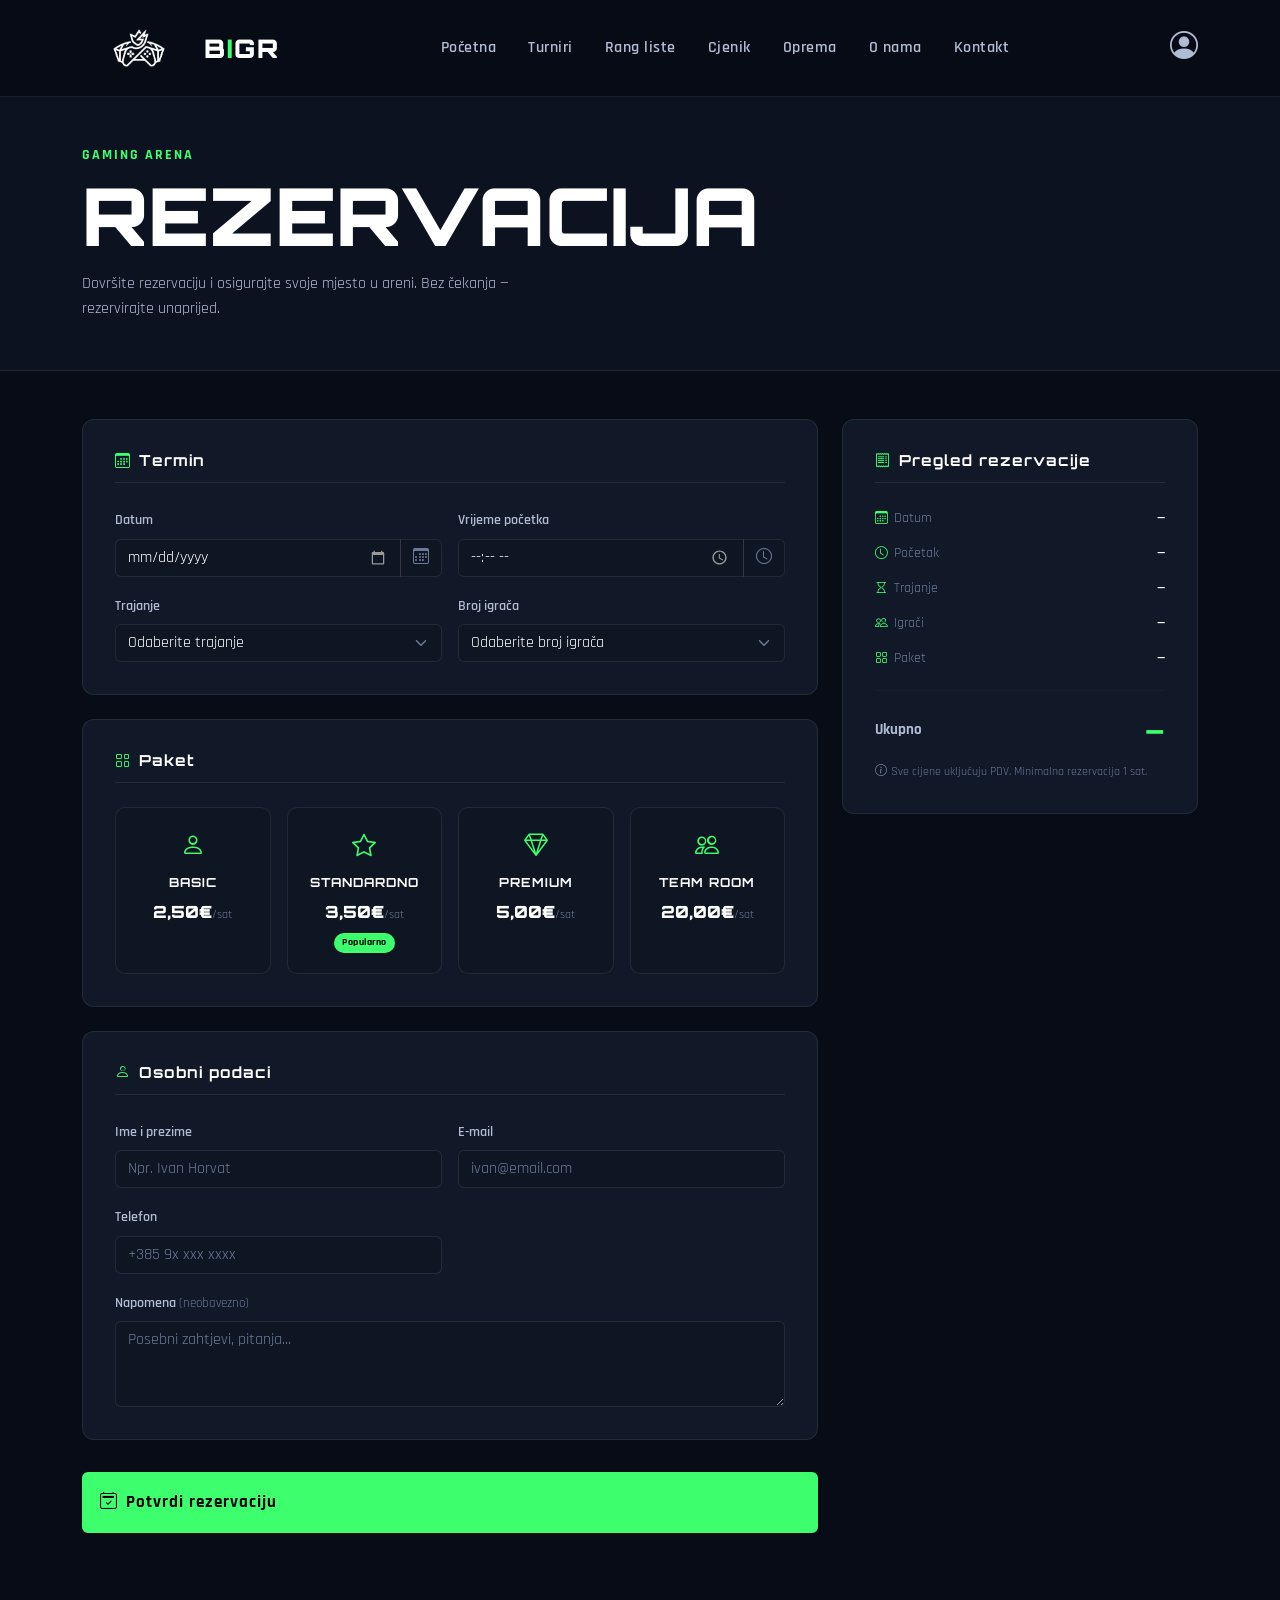
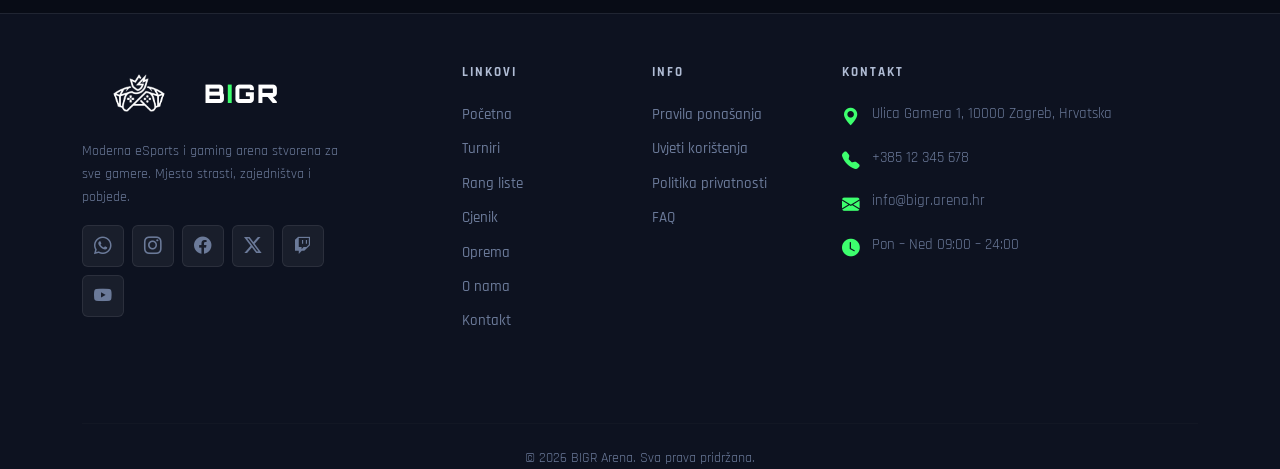
<file: html/rezervacija.html>
<!DOCTYPE html>
<html lang="hr">
<head>
    <meta charset="UTF-8">
    <meta name="viewport" content="width=device-width, initial-scale=1.0">
    <title>Rezervacija – BIGR Esports &amp; Gaming Arena</title>
    <link href="https://cdn.jsdelivr.net/npm/bootstrap@5.3.8/dist/css/bootstrap.min.css" rel="stylesheet">
    <link rel="stylesheet" href="https://cdn.jsdelivr.net/npm/bootstrap-icons@1.11.3/font/bootstrap-icons.min.css">
    <link rel="preconnect" href="https://fonts.googleapis.com">
    <link rel="preconnect" href="https://fonts.gstatic.com" crossorigin>
    <link href="https://fonts.googleapis.com/css2?family=Orbitron:wght@400;700;900&family=Rajdhani:wght@400;500;600;700&display=swap" rel="stylesheet">
    <link rel="stylesheet" href="../css/global.css">
    <link rel="stylesheet" href="../css/rezervacija.css">
</head>
<body>

    
    <nav class="navbar navbar-expand-lg sticky-top">
        <div class="container">
            <button class="navbar-toggler" type="button"
                    data-bs-toggle="collapse"
                    data-bs-target="#navbarMain"
                    aria-controls="navbarMain"
                    aria-expanded="false"
                    aria-label="Otvori navigaciju">
                <span class="navbar-toggler-icon"></span>
            </button>
            <a class="navbar-brand" href="../index.html">
                <img src="../images/logo-BiGr.png" alt="BIGR logo" height="42" class="navbar-logo-img">
                <span class="brand-text">B<span class="brand-accent">I</span>GR</span>
            </a>
            <div class="collapse navbar-collapse" id="navbarMain">
                <ul class="navbar-nav mx-auto">
                    <li class="nav-item"><a class="nav-link" href="../index.html">Početna</a></li>
                    <li class="nav-item"><a class="nav-link" href="turniri.html">Turniri</a></li>
                    <li class="nav-item"><a class="nav-link" href="rang-liste.html">Rang liste</a></li>
                    <li class="nav-item"><a class="nav-link" href="cijene.html">Cjenik</a></li>
                    <li class="nav-item"><a class="nav-link" href="oprema.html">Oprema</a></li>
                    <li class="nav-item"><a class="nav-link" href="o-nama.html">O nama</a></li>
                    <li class="nav-item"><a class="nav-link" href="kontakt.html">Kontakt</a></li>
                </ul>
                <div class="navbar-user">
                    <a href="login.html" class="user-icon" aria-label="Korisnički račun">
                        <i class="bi bi-person-circle"></i>
                    </a>
                </div>
            </div>
        </div>
    </nav>
    


    
    <section class="rez-hero" aria-label="Rezervacija termina">
        <div class="container">
            <p class="rez-hero-label">GAMING ARENA</p>
            <h1 class="rez-hero-naslov">REZERVACIJA</h1>
            <p class="rez-hero-opis">
                Dovršite rezervaciju i osigurajte svoje mjesto u areni.
                Bez čekanja — rezervirajte unaprijed.
            </p>
        </div>
    </section>
    


    
    <section class="rez-section">
        <div class="container">
            <div class="row g-4 align-items-start">

                
                <div class="col-lg-8">

                    <form id="rezervacijaForma" novalidate>

                        <div id="odabraniPaketBanner" class="rez-odabrani-paket" hidden>
                            <div class="rez-odabrani-paket-header">
                                <i class="bi bi-check-circle" aria-hidden="true"></i>
                                ODABRANI PAKET
                            </div>
                            <div class="rez-odabrani-paket-body">
                                <div class="rez-odabrani-ikona">
                                    <i class="bi bi-person" aria-hidden="true"></i>
                                </div>
                                <div class="rez-odabrani-info">
                                    <div class="rez-odabrani-naziv" id="banner-naziv">—</div>
                                    <div class="rez-odabrani-opis" id="banner-opis">—</div>
                                </div>
                                <div class="rez-odabrani-cijena" id="banner-cijena">—</div>
                                <button type="button" class="btn rez-promijeni-btn" id="btnPromijeniPaket">
                                    <i class="bi bi-pencil me-1" aria-hidden="true"></i>Promijeni
                                </button>
                            </div>
                        </div>

                        <div class="rez-form-sekcija">
                            <h2 class="rez-form-naslov">
                                <i class="bi bi-calendar3 me-2" aria-hidden="true"></i>Termin
                            </h2>
                            <div class="row g-3">
                                <div class="col-md-6">
                                    <label for="rez-datum" class="form-label">Datum</label>
                                    <div class="input-group">
                                        <input type="date" class="form-control" id="rez-datum" required>
                                        <span class="input-group-text" aria-hidden="true"><i class="bi bi-calendar3"></i></span>
                                    </div>
                                </div>
                                <div class="col-md-6">
                                    <label for="rez-vrijeme" class="form-label">Vrijeme početka</label>
                                    <div class="input-group">
                                        <input type="time" class="form-control" id="rez-vrijeme" required>
                                        <span class="input-group-text" aria-hidden="true"><i class="bi bi-clock"></i></span>
                                    </div>
                                </div>
                                <div class="col-md-6">
                                    <label for="rez-trajanje" class="form-label">Trajanje</label>
                                    <select class="form-select" id="rez-trajanje" required>
                                        <option value="" disabled selected>Odaberite trajanje</option>
                                        <option value="1">1 sat</option>
                                        <option value="2">2 sata</option>
                                        <option value="3">3 sata</option>
                                        <option value="4">4 sata</option>
                                        <option value="5">5 sati</option>
                                    </select>
                                </div>
                                <div class="col-md-6">
                                    <label for="rez-igraci" class="form-label">Broj igrača</label>
                                    <select class="form-select" id="rez-igraci" required>
                                        <option value="" disabled selected>Odaberite broj igrača</option>
                                        <option value="1">1 igrač</option>
                                        <option value="2">2 igrača</option>
                                        <option value="3">3 igrača</option>
                                        <option value="4">4 igrača</option>
                                        <option value="5">5 igrača</option>
                                        <option value="6">6+ igrača</option>
                                    </select>
                                </div>
                            </div>
                        </div>

                        
                        <div class="rez-form-sekcija" id="paketOdabirSekcija">
                            <h3 class="rez-form-naslov">
                                <i class="bi bi-grid me-2" aria-hidden="true"></i>Paket
                            </h3>
                            <div class="row g-3">

                                <div class="col-6 col-md-3">
                                    <label class="rez-paket-card" for="paket-basic">
                                        <input type="radio" name="paket" id="paket-basic" value="BASIC" class="visually-hidden">
                                        <div class="rez-paket-card-body">
                                            <i class="bi bi-person rez-paket-card-icon" aria-hidden="true"></i>
                                            <div class="rez-paket-card-naziv">BASIC</div>
                                            <div class="rez-paket-card-cijena">2,50€<span>/sat</span></div>
                                        </div>
                                    </label>
                                </div>

                                <div class="col-6 col-md-3">
                                    <label class="rez-paket-card" for="paket-standard">
                                        <input type="radio" name="paket" id="paket-standard" value="STANDARDNO" class="visually-hidden">
                                        <div class="rez-paket-card-body">
                                            <i class="bi bi-star rez-paket-card-icon" aria-hidden="true"></i>
                                            <div class="rez-paket-card-naziv">STANDARDNO</div>
                                            <div class="rez-paket-card-cijena">3,50€<span>/sat</span></div>
                                            <div class="rez-paket-card-popular">Popularno</div>
                                        </div>
                                    </label>
                                </div>

                                <div class="col-6 col-md-3">
                                    <label class="rez-paket-card" for="paket-premium">
                                        <input type="radio" name="paket" id="paket-premium" value="PREMIUM" class="visually-hidden">
                                        <div class="rez-paket-card-body">
                                            <i class="bi bi-gem rez-paket-card-icon" aria-hidden="true"></i>
                                            <div class="rez-paket-card-naziv">PREMIUM</div>
                                            <div class="rez-paket-card-cijena">5,00€<span>/sat</span></div>
                                        </div>
                                    </label>
                                </div>

                                <div class="col-6 col-md-3">
                                    <label class="rez-paket-card" for="paket-team">
                                        <input type="radio" name="paket" id="paket-team" value="TEAM ROOM" class="visually-hidden">
                                        <div class="rez-paket-card-body">
                                            <i class="bi bi-people rez-paket-card-icon" aria-hidden="true"></i>
                                            <div class="rez-paket-card-naziv">TEAM ROOM</div>
                                            <div class="rez-paket-card-cijena">20,00€<span>/sat</span></div>
                                        </div>
                                    </label>
                                </div>

                            </div>
                        </div>

                        
                        <div class="rez-form-sekcija">
                            <h3 class="rez-form-naslov">
                                <i class="bi bi-person me-2" aria-hidden="true"></i>Osobni podaci
                            </h3>
                            <div class="row g-3">
                                <div class="col-md-6">
                                    <label for="rez-ime" class="form-label">Ime i prezime</label>
                                    <input type="text" class="form-control" id="rez-ime" placeholder="Npr. Ivan Horvat" required>
                                </div>
                                <div class="col-md-6">
                                    <label for="rez-email" class="form-label">E-mail</label>
                                    <input type="email" class="form-control" id="rez-email" placeholder="ivan@email.com" required>
                                </div>
                                <div class="col-md-6">
                                    <label for="rez-telefon" class="form-label">Telefon</label>
                                    <input type="tel" class="form-control" id="rez-telefon" placeholder="+385 9x xxx xxxx">
                                </div>
                                <div class="col-12">
                                    <label for="rez-napomena" class="form-label">
                                        Napomena <span class="rez-optional">(neobavezno)</span>
                                    </label>
                                    <textarea class="form-control" id="rez-napomena" rows="3" placeholder="Posebni zahtjevi, pitanja..."></textarea>
                                </div>
                            </div>
                        </div>

                        <button type="button" class="btn btn-primary-custom w-100 rez-submit-btn"
                                data-bs-toggle="modal" data-bs-target="#uspjehModal">
                            <i class="bi bi-calendar2-check me-2" aria-hidden="true"></i>Potvrdi rezervaciju
                        </button>

                    </form>
                </div>

                
                <div class="col-lg-4">
                    <div class="rez-summary" role="complementary" aria-label="Pregled rezervacije">
                        <h4 class="rez-summary-naslov">
                            <i class="bi bi-receipt me-2" aria-hidden="true"></i>Pregled rezervacije
                        </h4>
                        <div class="rez-summary-rows">
                            <div class="rez-summary-row">
                                <span class="rez-summary-label">
                                    <i class="bi bi-calendar3" aria-hidden="true"></i> Datum
                                </span>
                                <span class="rez-summary-value" id="sum-datum">—</span>
                            </div>
                            <div class="rez-summary-row">
                                <span class="rez-summary-label">
                                    <i class="bi bi-clock" aria-hidden="true"></i> Početak
                                </span>
                                <span class="rez-summary-value" id="sum-vrijeme">—</span>
                            </div>
                            <div class="rez-summary-row">
                                <span class="rez-summary-label">
                                    <i class="bi bi-hourglass" aria-hidden="true"></i> Trajanje
                                </span>
                                <span class="rez-summary-value" id="sum-trajanje">—</span>
                            </div>
                            <div class="rez-summary-row">
                                <span class="rez-summary-label">
                                    <i class="bi bi-people" aria-hidden="true"></i> Igrači
                                </span>
                                <span class="rez-summary-value" id="sum-igraci">—</span>
                            </div>
                            <div class="rez-summary-row">
                                <span class="rez-summary-label">
                                    <i class="bi bi-grid" aria-hidden="true"></i> Paket
                                </span>
                                <span class="rez-summary-value" id="sum-paket">—</span>
                            </div>
                        </div>
                        <hr class="rez-summary-divider">
                        <div class="rez-summary-ukupno">
                            <span class="rez-summary-ukupno-label">Ukupno</span>
                            <span class="rez-summary-cijena" id="sum-cijena">—</span>
                        </div>
                        <p class="rez-summary-napomena">
                            <i class="bi bi-info-circle me-1" aria-hidden="true"></i>Sve cijene uključuju PDV. Minimalna rezervacija 1 sat.
                        </p>
                    </div>
                </div>

            </div>
        </div>
    </section>
    


    
    <div class="modal fade" id="uspjehModal" tabindex="-1" role="dialog" aria-labelledby="uspjehModalLabel" aria-hidden="true">
        <div class="modal-dialog modal-dialog-centered">
            <div class="modal-content rez-modal">
                <div class="modal-body text-center p-5">
                    <div class="rez-modal-ikona" aria-hidden="true">
                        <i class="bi bi-check-circle-fill"></i>
                    </div>
                    <h3 class="rez-modal-naslov" id="uspjehModalLabel">Rezervacija potvrđena!</h3>
                    <p class="rez-modal-tekst">
                        Vaša rezervacija je uspješno zaprimljena. Potvrdu ćemo poslati na vašu e-mail adresu.
                    </p>
                    <a href="../index.html" class="btn btn-primary-custom">
                        <i class="bi bi-house me-2" aria-hidden="true"></i>Povratak na početnu
                    </a>
                </div>
            </div>
        </div>
    </div>
    


    
    <footer class="footer" aria-label="Footer">
        <div class="container">
            <div class="row py-5">
                <div class="col-lg-3 col-md-6 mb-4 mb-lg-0">
                    <a href="../index.html" class="footer-brand mb-3">
                        <img src="../images/logo-BiGr.png" alt="BIGR logo" height="40" class="navbar-logo-img">
                        <span class="brand-text">B<span class="brand-accent">I</span>GR</span>
                    </a>
                    <p class="footer-desc">Moderna eSports i gaming arena stvorena za sve gamere. Mjesto strasti, zajedništva i pobjede.</p>
                    <div class="footer-social">
                        <a href="#" class="social-whatsapp" aria-label="WhatsApp" target="_blank" rel="noopener noreferrer">
                            <i class="bi bi-whatsapp" aria-hidden="true"></i>
                        </a>
                        <a href="#" class="social-instagram" aria-label="Instagram" target="_blank" rel="noopener noreferrer">
                            <i class="bi bi-instagram" aria-hidden="true"></i>
                        </a>
                        <a href="#" class="social-facebook" aria-label="Facebook" target="_blank" rel="noopener noreferrer">
                            <i class="bi bi-facebook" aria-hidden="true"></i>
                        </a>
                        <a href="#" class="social-x" aria-label="X" target="_blank" rel="noopener noreferrer">
                            <i class="bi bi-twitter-x" aria-hidden="true"></i>
                        </a>
                        <a href="#" class="social-twitch" aria-label="Twitch" target="_blank" rel="noopener noreferrer">
                            <i class="bi bi-twitch" aria-hidden="true"></i>
                        </a>
                        <a href="#" class="social-youtube" aria-label="YouTube" target="_blank" rel="noopener noreferrer">
                            <i class="bi bi-youtube" aria-hidden="true"></i>
                        </a>
                    </div>
                </div>
                <div class="col-lg-2 col-md-3 col-6 mb-4 mb-lg-0 offset-lg-1">
                    <p class="footer-title">LINKOVI</p>
                    <ul class="footer-links">
                        <li><a href="../index.html">Početna</a></li>
                        <li><a href="turniri.html">Turniri</a></li>
                        <li><a href="rang-liste.html">Rang liste</a></li>
                        <li><a href="cijene.html">Cjenik</a></li>
                        <li><a href="oprema.html">Oprema</a></li>
                        <li><a href="o-nama.html">O nama</a></li>
                        <li><a href="kontakt.html">Kontakt</a></li>
                    </ul>
                </div>
                <div class="col-lg-2 col-md-3 col-6 mb-4 mb-lg-0">
                    <p class="footer-title">INFO</p>
                    <ul class="footer-links">
                        <li><a href="faq.html#pravila">Pravila ponašanja</a></li>
                        <li><a href="faq.html#uvjeti">Uvjeti korištenja</a></li>
                        <li><a href="faq.html#privatnost">Politika privatnosti</a></li>
                        <li><a href="faq.html#faq">FAQ</a></li>
                    </ul>
                </div>
                <div class="col-lg-4 col-md-6 mb-4 mb-lg-0">
                    <p class="footer-title"><a href="kontakt.html">KONTAKT</a></p>
                    <ul class="footer-contact">
                        <li><a href="kontakt.html"><i class="bi bi-geo-alt-fill" aria-hidden="true"></i><span>Ulica Gamera 1, 10000 Zagreb, Hrvatska</span></a></li>
                        <li><a href="kontakt.html"><i class="bi bi-telephone-fill" aria-hidden="true"></i><span>+385 12 345 678</span></a></li>
                        <li><a href="kontakt.html"><i class="bi bi-envelope-fill" aria-hidden="true"></i><span>info@bigr.arena.hr</span></a></li>
                        <li><a href="kontakt.html"><i class="bi bi-clock-fill" aria-hidden="true"></i><span>Pon – Ned 09:00 – 24:00</span></a></li>
                    </ul>
                </div>
            </div>
            <hr class="footer-divider">
            <p class="footer-copy text-center">&copy; 2026 BIGR Arena. Sva prava pridržana.</p>
        </div>
    </footer>
    


    
    <script src="https://cdn.jsdelivr.net/npm/bootstrap@5.3.8/dist/js/bootstrap.bundle.min.js"></script>

    <script>
    (function () {
        var PAKETI = {
            'BASIC':      { cijena: 2.50,  opis: 'Idealno za kraće sesije',          ikona: 'bi-person',  perIgrac: true  },
            'STANDARDNO': { cijena: 3.50,  opis: 'Savršen balans cijene i perf.',    ikona: 'bi-star',    perIgrac: true  },
            'PREMIUM':    { cijena: 5.00,  opis: 'Za one koji žele najbolje',        ikona: 'bi-gem',     perIgrac: true  },
            'TEAM ROOM':  { cijena: 20.00, opis: 'Za ekipe do 5 igrača – fiksna cijena', ikona: 'bi-people', perIgrac: false }
        };

        var params  = new URLSearchParams(window.location.search);
        var pDatum  = params.get('datum');
        var pVrijeme = params.get('vrijeme');
        var pTrajanje = params.get('trajanje');
        var pIgraci  = params.get('igraci');
        var pPaket   = params.get('paket') || sessionStorage.getItem('bigr_paket') || '';

        if (pDatum)    document.getElementById('rez-datum').value    = pDatum;
        if (pVrijeme)  document.getElementById('rez-vrijeme').value  = pVrijeme;
        if (pTrajanje) document.getElementById('rez-trajanje').value = pTrajanje;
        if (pIgraci)   document.getElementById('rez-igraci').value   = pIgraci;

        if (pPaket) {
            var radio = document.querySelector('input[name="paket"][value="' + pPaket + '"]');
            if (radio) radio.checked = true;
        }

        function formatDatum(str) {
            var d = str.split('-');
            return d[2] + '.' + d[1] + '.' + d[0] + '.';
        }

        function trajanjeLabel(h) {
            h = parseInt(h);
            if (!h) return '—';
            if (h === 1) return '1 sat';
            if (h < 5)   return h + ' sata';
            return h + ' sati';
        }

        function igraciLabel(n) {
            n = parseInt(n);
            if (!n) return '—';
            if (n === 1) return '1 igrač';
            return n + ' igrača';
        }

        function azurirajSazetak() {
            var datum    = document.getElementById('rez-datum').value;
            var vrijeme  = document.getElementById('rez-vrijeme').value;
            var trajanje = parseInt(document.getElementById('rez-trajanje').value) || 0;
            var igraci   = parseInt(document.getElementById('rez-igraci').value) || 0;
            var radio    = document.querySelector('input[name="paket"]:checked');
            var paket    = radio ? radio.value : '';

            document.getElementById('sum-datum').textContent    = datum    ? formatDatum(datum) : '—';
            document.getElementById('sum-vrijeme').textContent  = vrijeme  ? vrijeme            : '—';
            document.getElementById('sum-trajanje').textContent = trajanjeLabel(trajanje);
            document.getElementById('sum-igraci').textContent   = igraciLabel(igraci);
            document.getElementById('sum-paket').textContent    = paket    ? paket              : '—';

            var ukupno = '—';
            if (paket && trajanje && PAKETI[paket]) {
                var info = PAKETI[paket];
                var total;
                if (info.perIgrac && igraci > 0) {
                    total = info.cijena * trajanje * igraci;
                } else if (!info.perIgrac) {
                    total = info.cijena * trajanje;
                }
                if (total !== undefined) {
                    ukupno = total.toFixed(2).replace('.', ',') + ' €';
                }
            }
            document.getElementById('sum-cijena').textContent = ukupno;

            azurirajBaner(paket);
        }

        function azurirajBaner(paket) {
            var baner = document.getElementById('odabraniPaketBanner');
            if (!baner) return;

            if (!paket || !PAKETI[paket]) {
                baner.hidden = true;
                return;
            }

            var info = PAKETI[paket];
            baner.hidden = false;
            baner.querySelector('.rez-odabrani-ikona i').className = 'bi ' + info.ikona;
            document.getElementById('banner-naziv').textContent = paket;
            document.getElementById('banner-opis').textContent  = info.opis;
            document.getElementById('banner-cijena').textContent = info.cijena.toFixed(2).replace('.', ',') + ' €/sat';
        }

        document.getElementById('rez-datum').addEventListener('change', azurirajSazetak);
        document.getElementById('rez-vrijeme').addEventListener('change', azurirajSazetak);
        document.getElementById('rez-trajanje').addEventListener('change', azurirajSazetak);
        document.getElementById('rez-igraci').addEventListener('change', azurirajSazetak);

        document.querySelectorAll('input[name="paket"]').forEach(function (r) {
            r.addEventListener('change', azurirajSazetak);
        });

        var btnPromijeni = document.getElementById('btnPromijeniPaket');
        if (btnPromijeni) {
            btnPromijeni.addEventListener('click', function () {
                var sekcija = document.getElementById('paketOdabirSekcija');
                if (sekcija) sekcija.scrollIntoView({ behavior: 'smooth', block: 'start' });
            });
        }

        azurirajSazetak();
    })();
    </script>
</body>
</html>
</file>
<file: css/global.css>
:root {
    --bg-primary: #080c16;
    --bg-secondary: #0d1220;
    --bg-card: #111827;
    --bg-section: #0f1623;
    --accent-green: #3dff6e;
    --accent-green-dark: #28c44d;
    --text-white: #ffffff;
    --text-light: #b0bcd4;
    --text-muted: #6b7a99;
    --border-color: rgba(61, 255, 110, 0.25);
    --border-subtle: rgba(255, 255, 255, 0.08);
    --font-heading: 'Orbitron', sans-serif;
    --font-body: 'Rajdhani', sans-serif;
    --navbar-height: 72px;
}


*,
*::before,
*::after {
    box-sizing: border-box;
}

html {
    scroll-behavior: smooth;
}

body {
    background-color: var(--bg-primary);
    color: var(--text-white);
    font-family: var(--font-body);
    font-size: 1rem;
    font-weight: 400;
    line-height: 1.6;
    margin: 0;
    padding: 0;
    overflow-x: hidden;
}


h1, h2, h3, h4, h5, h6 {
    font-family: var(--font-heading);
    font-weight: 700;
    color: var(--text-white);
    margin-bottom: 0.5rem;
}

p {
    color: var(--text-light);
    margin-bottom: 1rem;
}

a {
    color: var(--accent-green);
    text-decoration: none;
    transition: color 0.2s ease;
}

a:hover {
    color: var(--text-white);
}

.text-accent {
    color: var(--accent-green) !important;
}


.navbar {
    background-color: rgba(8, 12, 22, 0.95);
    backdrop-filter: blur(12px);
    -webkit-backdrop-filter: blur(12px);
    border-bottom: 1px solid var(--border-subtle);
    min-height: var(--navbar-height);
    padding: 0.75rem 0;
    z-index: 1030;
}

.navbar-brand {
    display: flex;
    align-items: center;
    gap: 0.5rem;
    text-decoration: none;
}

.brand-text {
    font-family: var(--font-heading);
    font-size: 1.6rem;
    font-weight: 900;
    color: var(--text-white);
    letter-spacing: 2px;
}

.brand-accent {
    color: var(--accent-green);
}

.navbar-nav .nav-link {
    color: var(--text-light) !important;
    font-family: var(--font-body);
    font-size: 1rem;
    font-weight: 600;
    letter-spacing: 0.5px;
    padding: 0.5rem 1rem !important;
    transition: color 0.2s ease;
    position: relative;
}

.navbar-nav .nav-link:hover,
.navbar-nav .nav-link.active {
    color: var(--text-white) !important;
}

.navbar-nav .nav-link.active::after {
    content: '';
    position: absolute;
    bottom: 0;
    left: 1rem;
    right: 1rem;
    height: 2px;
    background-color: var(--accent-green);
    border-radius: 2px;
}

.navbar-toggler {
    border-color: var(--border-color);
    padding: 0.4rem 0.6rem;
}

.navbar-toggler-icon {
    background-image: url("data:image/svg+xml,%3csvg xmlns='http://www.w3.org/2000/svg' viewBox='0 0 30 30'%3e%3cpath stroke='rgba(61,255,110,0.85)' stroke-linecap='round' stroke-miterlimit='10' stroke-width='2' d='M4 7h22M4 15h22M4 23h22'/%3e%3c/svg%3e");
}

.navbar-user {
    margin-left: 1rem;
}

.navbar-logo-img {
    filter: brightness(0) invert(1);
    height: 62px;
    width: auto;
}

.user-icon {
    font-size: 1.75rem;
    color: var(--text-light) !important;
    transition: color 0.2s ease;
    display: flex;
    align-items: center;
}

.user-icon:hover {
    color: var(--accent-green) !important;
}


.btn-primary-custom {
    background-color: var(--accent-green);
    color: #000000;
    font-family: var(--font-body);
    font-size: 1rem;
    font-weight: 700;
    letter-spacing: 0.5px;
    border: 2px solid var(--accent-green);
    border-radius: 6px;
    padding: 0.65rem 1.75rem;
    display: inline-flex;
    align-items: center;
    transition: background-color 0.2s ease, transform 0.15s ease, box-shadow 0.2s ease;
    text-decoration: none;
}

.btn-primary-custom:hover {
    background-color: var(--accent-green-dark);
    border-color: var(--accent-green-dark);
    color: #000000;
    transform: translateY(-2px);
    box-shadow: 0 6px 20px rgba(61, 255, 110, 0.35);
}

.btn-outline-custom {
    background-color: transparent;
    color: var(--text-white);
    font-family: var(--font-body);
    font-size: 1rem;
    font-weight: 700;
    letter-spacing: 0.5px;
    border: 2px solid var(--accent-green);
    border-radius: 6px;
    padding: 0.65rem 1.75rem;
    display: inline-flex;
    align-items: center;
    transition: background-color 0.2s ease, transform 0.15s ease, box-shadow 0.2s ease;
    text-decoration: none;
}

.btn-outline-custom:hover {
    background-color: var(--accent-green);
    color: #000000;
    transform: translateY(-2px);
    box-shadow: 0 6px 20px rgba(61, 255, 110, 0.3);
}


.section-title {
    font-family: var(--font-heading);
    font-size: clamp(1.75rem, 4vw, 2.5rem);
    font-weight: 900;
    color: var(--accent-green);
    text-align: center;
    margin-bottom: 0.5rem;
}

.section-subtitle {
    font-size: 1.05rem;
    color: var(--text-light);
    text-align: center;
    margin-bottom: 2rem;
}


.footer {
    background-color: var(--bg-secondary);
    border-top: 1px solid var(--border-subtle);
}

.footer-brand {
    display: flex;
    align-items: center;
    gap: 0.5rem;
}

.footer-desc {
    font-size: 0.9rem;
    color: var(--text-muted);
    line-height: 1.6;
    margin-top: 0.75rem;
}

.footer-title {
    font-family: var(--font-body);
    font-size: 0.8rem;
    font-weight: 700;
    color: var(--text-light);
    letter-spacing: 2px;
    text-transform: uppercase;
    margin-bottom: 1.2rem;
}

.footer-links {
    list-style: none;
    padding: 0;
    margin: 0;
}

.footer-links li {
    margin-bottom: 0.55rem;
}

.footer-links a {
    color: var(--text-muted);
    font-size: 0.95rem;
    font-weight: 500;
    text-decoration: none;
    transition: color 0.2s ease;
}

.footer-links a:hover {
    color: var(--accent-green);
}

.footer-contact {
    list-style: none;
    padding: 0;
    margin: 0;
}

.footer-contact li {
    margin-bottom: 0.85rem;
    font-size: 0.95rem;
}

.footer-contact li a {
    display: flex;
    align-items: flex-start;
    gap: 0.75rem;
    color: var(--text-muted);
    text-decoration: none;
    width: 100%;
    transition: color 0.2s ease;
}

.footer-contact li a:hover {
    color: var(--text-light);
}

.footer-contact li a i {
    font-size: 1.1rem;
    margin-top: 2px;
    flex-shrink: 0;
    color: var(--accent-green);
}

.footer-title a {
    color: inherit;
    text-decoration: none;
    transition: color 0.2s ease;
}

.footer-title a:hover {
    color: var(--accent-green);
}

.footer-divider {
    border-color: var(--border-subtle);
    margin: 2rem 0 1.5rem;
}

.footer-copy {
    font-size: 0.85rem;
    color: var(--text-muted);
    margin: 0;
}

.footer-social {
    display: flex;
    gap: 0.5rem;
    margin-top: 1rem;
    flex-wrap: wrap;
}

.footer-social a {
    display: flex;
    align-items: center;
    justify-content: center;
    width: 42px;
    height: 42px;
    border-radius: 6px;
    background-color: rgba(255, 255, 255, 0.05);
    border: 1px solid var(--border-subtle);
    color: var(--text-muted);
    font-size: 1.1rem;
    text-decoration: none;
    transition: all 0.2s ease;
}

.footer-social a:hover {
    transform: translateY(-2px);
}

.footer-social a.social-whatsapp:hover {
    background-color: #25d366;
    border-color: #25d366;
    color: #ffffff;
}

.footer-social a.social-instagram:hover {
    background: linear-gradient(45deg, #f09433, #e6683c, #dc2743, #cc2366, #bc1888);
    border-color: #dc2743;
    color: #ffffff;
}

.footer-social a.social-facebook:hover {
    background-color: #1877f2;
    border-color: #1877f2;
    color: #ffffff;
}

.footer-social a.social-x:hover {
    background-color: #1a1a1a;
    border-color: #555555;
    color: #ffffff;
}

.footer-social a.social-twitch:hover {
    background-color: #9146ff;
    border-color: #9146ff;
    color: #ffffff;
}

.footer-social a.social-youtube:hover {
    background-color: #ff0000;
    border-color: #ff0000;
    color: #ffffff;
}


@media (max-width: 991.98px) {
    .navbar-nav {
        padding: 1rem 0;
        border-top: 1px solid var(--border-subtle);
        margin-top: 0.5rem;
    }

    .navbar-nav .nav-link.active::after {
        display: none;
    }

    .navbar-user {
        margin-left: 0;
        padding: 0.75rem 0;
        border-top: 1px solid var(--border-subtle);
    }
}

@media (max-width: 575.98px) {
    .brand-text {
        font-size: 1.35rem;
    }
}
</file>
<file: css/index.css>
.hero-section {
    position: relative;
    min-height: 100vh;
    display: flex;
    align-items: center;
    background-color: var(--bg-primary);
    background-image: url('../images/hero-bg.png');
    background-size: cover;
    background-position: center top;
    background-repeat: no-repeat;
    overflow: hidden;
}

.hero-overlay {
    position: absolute;
    inset: 0;
    background: linear-gradient(
        105deg,
        rgba(8, 12, 22, 0.92) 0%,
        rgba(8, 12, 22, 0.75) 45%,
        rgba(8, 12, 22, 0.30) 100%
    );
    z-index: 1;
}

.hero-content {
    position: relative;
    z-index: 2;
    padding-top: 5rem;
    padding-bottom: 6rem;
}

.hero-subtitle {
    font-family: var(--font-body);
    font-size: 1.15rem;
    font-weight: 600;
    color: var(--text-light);
    margin-bottom: 0.75rem;
    letter-spacing: 0.3px;
}

.hero-subtitle .text-accent {
    font-style: italic;
}

.hero-title {
    font-family: var(--font-heading);
    font-size: clamp(2.8rem, 7vw, 5.5rem);
    font-weight: 900;
    color: var(--text-white);
    line-height: 1.05;
    letter-spacing: -1px;
    margin-bottom: 1.5rem;
    text-transform: uppercase;
}

.hero-desc {
    font-size: 1rem;
    color: var(--text-light);
    max-width: 420px;
    margin-bottom: 2.5rem;
    line-height: 1.7;
}

.hero-buttons {
    flex-wrap: wrap;
    gap: 1rem !important;
}


.turniri-section {
    background-color: var(--bg-section);
    background-image: url('../images/pozadina%20turnira.png');
    background-size: cover;
    background-position: center;
    background-repeat: no-repeat;
    padding: 5rem 0;
    position: relative;
    overflow: hidden;
}

.turniri-section::before {
    content: '';
    position: absolute;
    inset: 0;
    background-image:
        radial-gradient(ellipse 80% 50% at 50% 50%, rgba(61, 255, 110, 0.04) 0%, transparent 70%),
        repeating-linear-gradient(
            0deg,
            transparent,
            transparent 40px,
            rgba(255,255,255,0.015) 40px,
            rgba(255,255,255,0.015) 41px
        ),
        repeating-linear-gradient(
            90deg,
            transparent,
            transparent 40px,
            rgba(255,255,255,0.015) 40px,
            rgba(255,255,255,0.015) 41px
        );
    pointer-events: none;
}

.turniri-section .section-title {
    margin-bottom: 0.25rem;
}

.category-title {
    font-family: var(--font-body);
    font-size: 1.35rem;
    font-weight: 600;
    color: var(--text-white);
    text-align: center;
    margin: 1.5rem 0 1.25rem;
    letter-spacing: 0.5px;
}

.game-btn {
    display: inline-flex;
    align-items: center;
    justify-content: center;
    background: linear-gradient(135deg, #111827 0%, #0d1628 100%);
    color: var(--text-white);
    font-family: 'Orbitron', sans-serif;
    font-size: 1.1rem;
    font-weight: 700;
    letter-spacing: 1px;
    padding: 0;
    border-radius: 16px;
    border: 2px solid rgba(100, 140, 255, 0.3);
    min-width: 240px;
    height: 130px;
    text-decoration: none;
    text-shadow: 0 0 12px rgba(100, 160, 255, 0.4);
    box-shadow:
        0 0 20px rgba(50, 80, 200, 0.15),
        inset 0 1px 0 rgba(255, 255, 255, 0.05);
    transition: transform 0.2s ease, box-shadow 0.2s ease, border-color 0.2s ease;
    position: relative;
    overflow: hidden;
}

.game-btn-img {
    width: 100%;
    height: 100%;
    object-fit: cover;
    display: block;
    border-radius: 14px;
    transition: transform 0.2s ease, filter 0.2s ease;
}

.game-btn::before {
    content: '';
    position: absolute;
    inset: 0;
    background: radial-gradient(ellipse 100% 60% at 50% 50%, rgba(80, 120, 255, 0.08) 0%, transparent 70%);
}

.game-btn:hover {
    color: var(--accent-green);
    border-color: rgba(61, 255, 110, 0.6);
    transform: translateY(-4px) scale(1.03);
    box-shadow:
        0 0 35px rgba(61, 255, 110, 0.2),
        0 10px 28px rgba(0, 0, 0, 0.5);
    text-shadow: 0 0 12px rgba(61, 255, 110, 0.5);
    text-decoration: none;
}

.game-btn:hover .game-btn-img {
    transform: scale(1.06);
    filter: brightness(1.1);
}


.rezervacija-section {
    background-color: var(--bg-card);
    background-image: url('../images/pozadina%20rezervacije.png');
    background-size: cover;
    background-position: center;
    background-repeat: no-repeat;
    padding: 5rem 0;
    border-top: 1px solid var(--border-subtle);
    border-bottom: 1px solid var(--border-subtle);
}

.rezervacija-section .section-title {
    margin-bottom: 0.5rem;
}

.rezervacija-section .section-subtitle {
    font-size: 1rem;
    font-weight: 600;
    color: var(--text-light);
    margin-bottom: 2.5rem;
}


.form-label {
    font-family: var(--font-body);
    font-size: 1rem;
    font-weight: 700;
    color: var(--text-white) !important;
    margin-bottom: 0.5rem;
    letter-spacing: 0.3px;
}

.form-control,
.form-select {
    background-color: var(--bg-secondary);
    border: 1px solid var(--border-subtle);
    border-radius: 6px;
    color: var(--text-light);
    font-family: var(--font-body);
    font-size: 1rem;
    font-weight: 500;
    padding: 0.7rem 1rem;
    transition: border-color 0.2s ease, box-shadow 0.2s ease;
}

.form-control:focus,
.form-select:focus {
    background-color: var(--bg-secondary);
    border-color: var(--accent-green);
    box-shadow: 0 0 0 3px rgba(61, 255, 110, 0.15);
    color: var(--text-white);
    outline: none;
}

.form-control::placeholder {
    color: var(--text-muted);
}

.form-control::-webkit-calendar-picker-indicator {
    filter: invert(0.6);
    cursor: pointer;
}

.form-select option {
    background-color: var(--bg-card);
    color: var(--text-white);
}

.input-group .form-control {
    border-right: none;
    border-radius: 6px 0 0 6px;
}

.input-group-text {
    background-color: var(--bg-secondary);
    border: 1px solid var(--border-subtle);
    border-left: none;
    border-radius: 0 6px 6px 0;
    color: var(--text-muted);
    padding: 0.7rem 0.9rem;
}

.form-control:focus + .input-group-text {
    border-color: var(--accent-green);
}


@media (max-width: 991.98px) {
    .hero-content {
        padding-top: 3rem;
        padding-bottom: 4rem;
        text-align: center;
    }

    .hero-desc {
        max-width: 100%;
        margin-left: auto;
        margin-right: auto;
    }

    .hero-buttons {
        justify-content: center;
    }

    .hero-overlay {
        background: linear-gradient(
            180deg,
            rgba(8, 12, 22, 0.88) 0%,
            rgba(8, 12, 22, 0.70) 60%,
            rgba(8, 12, 22, 0.92) 100%
        );
    }
}

@media (max-width: 767.98px) {
    .hero-section {
        min-height: 90vh;
    }

    .game-btn {
        min-width: 160px;
        height: 95px;
    }
}

@media (max-width: 575.98px) {
    .hero-title {
        font-size: 2.5rem;
    }

    .btn-primary-custom,
    .btn-outline-custom {
        width: 100%;
        justify-content: center;
    }
}


.eventi-section {
    background-color: var(--bg-primary);
    padding: 5rem 0;
    border-top: 1px solid var(--border-subtle);
}

.eventi-section .section-subtitle {
    font-size: 1rem;
    color: var(--text-light);
    margin-bottom: 0;
}

.event-card {
    background-color: var(--bg-card);
    border: 1px solid var(--border-subtle);
    border-radius: 10px;
    padding: 1.5rem;
    height: 100%;
    display: flex;
    flex-direction: column;
    transition: border-color 0.2s ease, transform 0.2s ease;
}

.event-card:hover {
    border-color: rgba(61, 255, 110, 0.4);
    transform: translateY(-3px);
}

.event-header {
    display: flex;
    justify-content: space-between;
    align-items: center;
    margin-bottom: 0.75rem;
    min-height: 26px;
}

.event-game-badge {
    font-family: var(--font-heading);
    font-size: 0.7rem;
    font-weight: 900;
    letter-spacing: 2px;
    padding: 3px 10px;
    border-radius: 4px;
}

.event-cs2   { background-color: rgba(255, 165, 50, 0.12); color: #ffa532; border: 1px solid rgba(255, 165, 50, 0.35); }
.event-valo  { background-color: rgba(255, 70, 85, 0.12);  color: #ff4655; border: 1px solid rgba(255, 70, 85, 0.35);  }
.event-lol   { background-color: rgba(200, 155, 60, 0.12); color: #c89b3c; border: 1px solid rgba(200, 155, 60, 0.35); }
.event-fort  { background-color: rgba(100, 180, 255, 0.12);color: #64b4ff; border: 1px solid rgba(100, 180, 255, 0.35);}

.live-badge {
    font-family: var(--font-body);
    font-size: 0.62rem;
    font-weight: 700;
    letter-spacing: 1.5px;
    color: #fff;
    background-color: #e53e3e;
    padding: 2px 8px;
    border-radius: 4px;
    animation: livePulse 2s ease-in-out infinite;
}

@keyframes livePulse {
    0%, 100% { opacity: 1; }
    50%       { opacity: 0.55; }
}

.event-naziv {
    font-family: var(--font-heading);
    font-size: 1rem;
    font-weight: 700;
    color: var(--text-white);
    margin-bottom: 0.75rem;
    letter-spacing: 1px;
}

.event-meta {
    list-style: none;
    padding: 0;
    margin: 0 0 1.25rem;
    flex: 1;
}

.event-meta li {
    font-family: var(--font-body);
    font-size: 0.82rem;
    color: var(--text-muted);
    padding: 0.25rem 0;
    display: flex;
    align-items: center;
    gap: 0.5rem;
}

.event-meta li i {
    color: var(--accent-green);
    flex-shrink: 0;
}

.event-meta strong {
    color: var(--text-white);
}

.event-card .btn-primary-custom {
    padding: 0.5rem 1rem;
    font-size: 0.85rem;
    letter-spacing: 1px;
}

.stream-wrap {
    border-top: 1px solid var(--border-subtle);
    padding-top: 3rem;
    margin-top: 3rem;
}

.stream-naslov {
    font-family: var(--font-heading);
    font-size: 1.2rem;
    font-weight: 900;
    color: var(--text-white);
    letter-spacing: 2px;
    margin-bottom: 0.4rem;
}

.stream-opis {
    font-family: var(--font-body);
    font-size: 0.9rem;
    color: var(--text-muted);
    margin-bottom: 1.25rem;
}

.stream-card {
    display: flex;
    align-items: center;
    gap: 1.25rem;
    background-color: var(--bg-card);
    border: 1px solid var(--border-subtle);
    border-left-width: 3px;
    border-radius: 10px;
    padding: 1.25rem 1.5rem;
    text-decoration: none;
    transition: border-color 0.2s ease, transform 0.2s ease;
    position: relative;
}

.stream-card:hover {
    transform: translateY(-2px);
}

.stream-twitch { border-left-color: #9146ff; }
.stream-twitch:hover { border-color: #9146ff; }
.stream-youtube { border-left-color: #ff0000; }
.stream-youtube:hover { border-color: #ff0000; }

.stream-ikona {
    font-size: 2rem;
    flex-shrink: 0;
}

.stream-twitch .stream-ikona  { color: #9146ff; }
.stream-youtube .stream-ikona { color: #ff0000; }

.stream-platforma {
    font-family: var(--font-heading);
    font-size: 0.95rem;
    font-weight: 700;
    color: var(--text-white);
    margin-bottom: 0.15rem;
}

.stream-kanal {
    font-family: var(--font-body);
    font-size: 0.8rem;
    color: var(--text-muted);
}

.live-dot {
    width: 10px;
    height: 10px;
    border-radius: 50%;
    background-color: #e53e3e;
    position: absolute;
    right: 1.5rem;
    top: 50%;
    transform: translateY(-50%);
    animation: livePulse 2s ease-in-out infinite;
}

@media (max-width: 767.98px) {
    .eventi-section {
        padding: 3rem 0;
    }
}
</file>
<file: css/cijene.css>
.cijene-hero {
    padding-top: 3rem;
    padding-bottom: 3rem;
    background-color: var(--bg-secondary);
}

.cijene-hero-label {
    font-family: var(--font-body);
    font-size: 0.85rem;
    font-weight: 700;
    letter-spacing: 2px;
    color: var(--accent-green);
    margin-bottom: 0.5rem;
}

.cijene-hero-naslov {
    font-family: var(--font-heading);
    font-size: clamp(2.5rem, 7vw, 5rem);
    font-weight: 900;
    color: var(--text-white);
    font-style: italic;
    line-height: 1;
    margin-bottom: 1rem;
}

.cijene-hero-opis {
    font-family: var(--font-body);
    font-size: 1rem;
    color: var(--text-light);
    line-height: 1.7;
    margin-bottom: 2rem;
    max-width: 480px;
}

.cijene-hero-slika {
    width: 100%;
    height: 280px;
    object-fit: cover;
    border-radius: 10px;
    border: 1px solid var(--border-subtle);
    display: block;
}


.cijene-features {
    display: flex;
    flex-direction: column;
    gap: 1rem;
}

.cijene-feature {
    display: flex;
    align-items: flex-start;
    gap: 0.85rem;
}

.cijene-feature-icon {
    font-size: 1.4rem;
    color: var(--accent-green);
    flex-shrink: 0;
    margin-top: 2px;
}

.cijene-feature-title {
    font-family: var(--font-body);
    font-size: 0.95rem;
    font-weight: 700;
    color: var(--text-white);
    margin-bottom: 0.1rem;
}

.cijene-feature-desc {
    font-family: var(--font-body);
    font-size: 0.85rem;
    color: var(--text-muted);
    line-height: 1.4;
}


.cijene-section-header {
    display: flex;
    align-items: center;
    gap: 1.5rem;
    margin-bottom: 0.5rem;
}

.cijene-section-line {
    flex: 1;
    height: 1px;
    background: linear-gradient(90deg, transparent, var(--accent-green), transparent);
}

.cijene-section-title {
    font-family: var(--font-heading);
    font-size: clamp(1.1rem, 2.5vw, 1.4rem);
    font-weight: 900;
    color: var(--text-white);
    white-space: nowrap;
    letter-spacing: 2px;
    margin: 0;
}


.paketi-section {
    padding: 4rem 0 2rem;
    background-color: var(--bg-primary);
}

.paket-card {
    background-color: var(--bg-card);
    border: 1px solid var(--border-subtle);
    border-radius: 10px;
    padding: 2rem 1.5rem;
    text-align: center;
    height: 100%;
    display: flex;
    flex-direction: column;
    align-items: center;
    position: relative;
    transition: border-color 0.2s ease, transform 0.2s ease;
}

.paket-card:hover {
    border-color: rgba(61, 255, 110, 0.4);
    transform: translateY(-4px);
}

.paket-card--popular {
    border-color: var(--accent-green);
    background-color: rgba(61, 255, 110, 0.04);
}

.paket-card--odabran {
    border-color: var(--accent-green);
    box-shadow: 0 0 0 3px rgba(61, 255, 110, 0.4);
    transform: scale(0.98);
}

.paket-popular-badge {
    position: absolute;
    top: -13px;
    left: 50%;
    transform: translateX(-50%);
    background-color: var(--accent-green);
    color: #000;
    font-family: var(--font-body);
    font-size: 0.75rem;
    font-weight: 700;
    letter-spacing: 1px;
    padding: 3px 14px;
    border-radius: 20px;
    white-space: nowrap;
}

.paket-ikona {
    font-size: 2rem;
    color: var(--accent-green);
    margin-bottom: 0.75rem;
}

.paket-naziv {
    font-family: var(--font-heading);
    font-size: 1rem;
    font-weight: 700;
    color: var(--text-white);
    letter-spacing: 2px;
    margin-bottom: 0.4rem;
}

.paket-opis {
    font-family: var(--font-body);
    font-size: 0.82rem;
    color: var(--text-muted);
    margin-bottom: 1.25rem;
    line-height: 1.4;
}

.paket-cijena {
    margin-bottom: 1.25rem;
}

.paket-iznos {
    font-family: var(--font-heading);
    font-size: 2rem;
    font-weight: 900;
    color: var(--text-white);
}

.paket-sat {
    font-family: var(--font-body);
    font-size: 0.9rem;
    color: var(--text-muted);
}

.paket-lista {
    list-style: none;
    padding: 0;
    margin: 0 0 1.5rem;
    text-align: left;
    width: 100%;
}

.paket-lista li {
    font-family: var(--font-body);
    font-size: 0.85rem;
    color: var(--text-light);
    padding: 0.3rem 0;
    display: flex;
    align-items: center;
    gap: 0.5rem;
}

.paket-lista li i {
    color: var(--accent-green);
    flex-shrink: 0;
}

.paket-btn {
    margin-top: auto;
    width: 100%;
    background-color: transparent;
    color: var(--text-white);
    font-family: var(--font-heading);
    font-size: 0.9rem;
    font-weight: 700;
    letter-spacing: 2px;
    border: 2px solid var(--accent-green);
    border-radius: 6px;
    padding: 0.65rem 1rem;
    transition: all 0.2s ease;
}

.paket-btn:hover {
    background-color: var(--accent-green);
    color: #000;
}

.paket-card--popular .paket-btn {
    background-color: var(--accent-green);
    color: #000;
}

.paket-card--popular .paket-btn:hover {
    background-color: var(--accent-green-dark);
    border-color: var(--accent-green-dark);
}

.paketi-napomena {
    text-align: center;
    font-family: var(--font-body);
    font-size: 0.85rem;
    color: var(--text-muted);
    margin-top: 1.5rem;
    margin-bottom: 0;
}


.dodatne-section {
    padding: 4rem 0;
    background-color: var(--bg-secondary);
}

.dodatna-card {
    background-color: var(--bg-card);
    border: 1px solid var(--border-subtle);
    border-radius: 10px;
    padding: 1.75rem;
    display: flex;
    align-items: center;
    gap: 1.25rem;
    height: 100%;
}

.dodatna-ikona-wrap {
    width: 56px;
    height: 56px;
    border-radius: 50%;
    background-color: rgba(61, 255, 110, 0.12);
    display: flex;
    align-items: center;
    justify-content: center;
    font-size: 1.5rem;
    color: var(--accent-green);
    flex-shrink: 0;
}

.dodatna-naziv {
    font-family: var(--font-heading);
    font-size: 0.85rem;
    font-weight: 700;
    color: var(--text-white);
    letter-spacing: 1px;
    margin-bottom: 0.25rem;
}

.dodatna-opis {
    font-family: var(--font-body);
    font-size: 0.82rem;
    color: var(--text-muted);
    margin-bottom: 0.5rem;
}

.dodatna-cijena {
    font-family: var(--font-heading);
    font-size: 1.4rem;
    font-weight: 900;
    color: var(--text-white);
}


.clanstvo-section {
    padding: 2rem 0 4rem;
    background-color: var(--bg-primary);
}

.clanstvo-banner {
    background-color: var(--bg-card);
    border: 1px solid var(--border-subtle);
    border-radius: 10px;
    padding: 1.75rem 2.5rem;
    display: flex;
    align-items: center;
    gap: 2rem;
    flex-wrap: wrap;
}

.clanstvo-naslov {
    font-family: var(--font-heading);
    font-size: 1.2rem;
    font-weight: 900;
    color: var(--text-white);
    letter-spacing: 2px;
    white-space: nowrap;
    padding-right: 2rem;
    border-right: 2px solid var(--accent-green);
}

.clanstvo-tekst {
    font-family: var(--font-body);
    font-size: 1rem;
    color: var(--text-light);
}


@media (max-width: 991.98px) {
    .cijene-hero-slika {
        height: 220px;
    }
}

@media (max-width: 767.98px) {
    .cijene-hero {
        padding-top: 2rem;
    }

    .clanstvo-banner {
        flex-direction: column;
        align-items: flex-start;
        gap: 1rem;
    }

    .clanstvo-naslov {
        border-right: none;
        border-bottom: 2px solid var(--accent-green);
        padding-right: 0;
        padding-bottom: 0.75rem;
    }

    .cijene-section-header {
        gap: 0.75rem;
    }
}
</file>
<file: css/detalji.css>
.detalji-main {
    padding-top: 2rem;
    padding-bottom: 5rem;
    background-color: var(--bg-primary);
    min-height: 100vh;
}


.detalji-breadcrumb {
    margin-bottom: 2.5rem;
}

.detalji-breadcrumb .breadcrumb {
    background: transparent;
    padding: 0;
    margin: 0;
}

.detalji-breadcrumb .breadcrumb-item a {
    color: var(--text-muted);
    font-family: var(--font-body);
    font-size: 0.9rem;
    font-weight: 500;
    text-decoration: none;
    transition: color 0.2s ease;
}

.detalji-breadcrumb .breadcrumb-item a:hover {
    color: var(--accent-green);
}

.detalji-breadcrumb .breadcrumb-item.active {
    color: var(--text-light);
    font-family: var(--font-body);
    font-size: 0.9rem;
}

.detalji-breadcrumb .breadcrumb-item + .breadcrumb-item::before {
    color: var(--text-muted);
    content: "›";
}


.detalji-slika {
    width: 100%;
    height: 360px;
    object-fit: cover;
    border-radius: 10px;
    border: 1px solid var(--border-subtle);
    display: block;
}


.detalji-info {
    display: flex;
    flex-direction: column;
    justify-content: flex-start;
}

.detalji-badge {
    background-color: rgba(61, 255, 110, 0.15);
    color: var(--accent-green);
    border: 1px solid var(--accent-green);
    font-family: var(--font-body);
    font-size: 0.75rem;
    font-weight: 700;
    letter-spacing: 2px;
    padding: 0.3rem 0.8rem;
    border-radius: 4px;
    text-transform: uppercase;
    align-self: flex-start;
}

.detalji-naslov {
    font-family: var(--font-heading);
    font-size: clamp(1.6rem, 4vw, 2.5rem);
    font-weight: 900;
    color: var(--text-white);
    margin-bottom: 1rem;
    line-height: 1.15;
}

.detalji-meta {
    display: flex;
    flex-wrap: wrap;
    gap: 0.75rem 1.5rem;
    margin-bottom: 1.25rem;
}

.detalji-meta span {
    font-family: var(--font-body);
    font-size: 0.9rem;
    color: var(--text-muted);
    display: flex;
    align-items: center;
    gap: 0.4rem;
}

.detalji-meta i {
    color: var(--accent-green);
    font-size: 1rem;
}

.detalji-cijena {
    display: flex;
    align-items: center;
    gap: 1rem;
    margin-bottom: 0.5rem;
}

.cijena-label {
    font-family: var(--font-body);
    font-size: 0.8rem;
    font-weight: 600;
    color: var(--text-muted);
    letter-spacing: 1px;
    text-transform: uppercase;
}

.cijena-iznos {
    font-family: var(--font-heading);
    font-size: 1.4rem;
    font-weight: 700;
    color: var(--accent-green);
}

.detalji-divider {
    border-color: var(--border-subtle);
    margin: 1rem 0;
}

.detalji-opis-kratki {
    font-family: var(--font-body);
    font-size: 1rem;
    color: var(--text-light);
    line-height: 1.7;
    margin-bottom: 0.5rem;
}


.detalji-tabs-wrapper {
    margin-top: 1rem;
    margin-bottom: 3rem;
}

.detalji-nav-tabs {
    border-bottom: 2px solid var(--border-subtle) !important;
    gap: 0.25rem;
    margin-bottom: 0;
}

.detalji-nav-tabs .nav-link {
    font-family: var(--font-body);
    font-size: 0.95rem;
    font-weight: 600;
    letter-spacing: 0.5px;
    color: var(--text-muted) !important;
    background: transparent !important;
    border: none !important;
    border-bottom: 2px solid transparent !important;
    border-radius: 0 !important;
    padding: 0.75rem 1.25rem;
    margin-bottom: -2px;
    transition: color 0.2s ease, border-color 0.2s ease;
}

.detalji-nav-tabs .nav-link:hover {
    color: var(--text-light) !important;
    border-bottom-color: rgba(61, 255, 110, 0.4) !important;
}

.detalji-nav-tabs .nav-link.active {
    color: var(--accent-green) !important;
    border-bottom: 2px solid var(--accent-green) !important;
    background: transparent !important;
}

.detalji-tab-content {
    background-color: var(--bg-card);
    border: 1px solid var(--border-subtle);
    border-top: none;
    border-radius: 0 0 8px 8px;
    padding: 2rem 2rem 2.5rem;
}

.tab-section-title {
    font-family: var(--font-heading);
    font-size: 1.1rem;
    font-weight: 700;
    color: var(--text-white);
    letter-spacing: 1px;
    margin-bottom: 1rem;
}


.info-box {
    background-color: var(--bg-secondary);
    border: 1px solid var(--border-subtle);
    border-radius: 8px;
    padding: 1.25rem 1.5rem;
    height: 100%;
}

.info-box-title {
    font-family: var(--font-heading);
    font-size: 0.9rem;
    font-weight: 700;
    color: var(--accent-green);
    letter-spacing: 1px;
    margin-bottom: 0.75rem;
}

.info-box-list {
    list-style: none;
    padding: 0;
    margin: 0;
}

.info-box-list li {
    font-family: var(--font-body);
    font-size: 0.9rem;
    color: var(--text-light);
    padding: 0.3rem 0;
    border-bottom: 1px solid var(--border-subtle);
    display: flex;
    align-items: center;
    gap: 0.5rem;
}

.info-box-list li:last-child {
    border-bottom: none;
}

.place {
    font-family: var(--font-heading);
    font-size: 0.75rem;
    font-weight: 700;
    padding: 2px 6px;
    border-radius: 3px;
    flex-shrink: 0;
}

.place-1 { background-color: #FFD700; color: #000; }
.place-2 { background-color: #C0C0C0; color: #000; }
.place-3 { background-color: #CD7F32; color: #000; }


.detalji-accordion {
    margin-top: 0.5rem;
}

.detalji-accordion-item {
    background-color: var(--bg-secondary) !important;
    border: 1px solid var(--border-subtle) !important;
    border-radius: 6px !important;
    margin-bottom: 0.5rem;
    overflow: hidden;
}

.detalji-accordion-btn {
    background-color: var(--bg-secondary) !important;
    color: var(--text-white) !important;
    font-family: var(--font-body) !important;
    font-weight: 600 !important;
    padding: 1rem 1.25rem !important;
    display: flex !important;
    align-items: center !important;
    gap: 1rem !important;
    box-shadow: none !important;
    border: none !important;
}

.detalji-accordion-btn:not(.collapsed) {
    background-color: rgba(61, 255, 110, 0.06) !important;
    color: var(--accent-green) !important;
}

.detalji-accordion-btn::after {
    filter: brightness(0) saturate(100%) invert(80%) sepia(50%) saturate(400%) hue-rotate(80deg);
}

.acc-dan {
    font-family: var(--font-heading);
    font-size: 0.8rem;
    font-weight: 700;
    letter-spacing: 2px;
    color: var(--accent-green);
    flex-shrink: 0;
}

.acc-datum {
    font-size: 0.9rem;
    color: var(--text-light);
}

.detalji-accordion-body {
    background-color: var(--bg-card) !important;
    padding: 1rem 1.25rem !important;
}

.program-item {
    display: flex;
    align-items: baseline;
    gap: 1rem;
    padding: 0.5rem 0;
    border-bottom: 1px solid var(--border-subtle);
}

.program-item:last-child {
    border-bottom: none;
}

.program-time {
    font-family: var(--font-heading);
    font-size: 0.85rem;
    font-weight: 700;
    color: var(--accent-green);
    min-width: 48px;
    flex-shrink: 0;
}

.program-event {
    font-family: var(--font-body);
    font-size: 0.92rem;
    color: var(--text-light);
}


.tab-video-desc {
    color: var(--text-light);
    font-size: 0.95rem;
    margin-bottom: 1.5rem;
}

.detalji-video {
    border-radius: 8px;
    overflow: hidden;
    border: 1px solid var(--border-subtle);
}


.detalji-cta-banner {
    background: linear-gradient(135deg, rgba(61, 255, 110, 0.08) 0%, rgba(61, 255, 110, 0.02) 100%);
    border: 1px solid var(--border-color);
    border-radius: 10px;
    padding: 2rem 2.5rem;
    margin-top: 1rem;
}

.cta-title {
    font-family: var(--font-heading);
    font-size: 1.3rem;
    font-weight: 700;
    color: var(--text-white);
    margin-bottom: 0.4rem;
}

.cta-desc {
    font-family: var(--font-body);
    font-size: 0.95rem;
    color: var(--text-muted);
    margin: 0;
}


@media (max-width: 767.98px) {
    .detalji-main {
        padding-top: 1.5rem;
        padding-bottom: 3rem;
    }

    .detalji-slika {
        height: 240px;
        margin-bottom: 0.5rem;
    }

    .detalji-tab-content {
        padding: 1.25rem;
    }

    .detalji-cta-banner {
        padding: 1.5rem;
        text-align: center;
    }
}

h3.info-box-title {
    font-size: 0.9rem;
}
</file>
<file: css/faq.css>
.faq-page-header {
    padding-top: 3.5rem;
    padding-bottom: 3rem;
    background-color: var(--bg-primary);
    border-bottom: 1px solid var(--border-subtle);
}

.page-label {
    font-family: var(--font-body);
    font-size: 0.8rem;
    font-weight: 700;
    letter-spacing: 3px;
    text-transform: uppercase;
    color: var(--accent-green);
    margin-bottom: 0.5rem;
}

.page-heading {
    font-family: var(--font-heading);
    font-size: clamp(2rem, 4vw, 3rem);
    font-weight: 900;
    color: var(--text-white);
    margin-bottom: 0.75rem;
}

.page-desc {
    font-size: 1.05rem;
    color: var(--text-light);
    margin-bottom: 0;
}


.quick-nav-btn {
    display: inline-flex;
    align-items: center;
    background-color: var(--bg-card);
    border: 1px solid var(--border-subtle);
    color: var(--text-light);
    font-family: var(--font-body);
    font-size: 0.9rem;
    font-weight: 600;
    padding: 0.5rem 1.1rem;
    border-radius: 50px;
    text-decoration: none;
    transition: border-color 0.2s ease, color 0.2s ease, background-color 0.2s ease;
}

.quick-nav-btn:hover {
    border-color: var(--accent-green);
    color: var(--accent-green);
    background-color: rgba(61, 255, 110, 0.08);
}


.faq-section {
    padding: 4rem 0;
    background-color: var(--bg-primary);
}

.faq-section:nth-child(even) {
    background-color: var(--bg-section);
}

.section-header {
    display: flex;
    align-items: center;
    gap: 1.25rem;
    margin-bottom: 2.5rem;
    padding-bottom: 1.5rem;
    border-bottom: 1px solid var(--border-subtle);
}

.section-header-icon {
    width: 52px;
    height: 52px;
    background-color: rgba(61, 255, 110, 0.12);
    border: 1px solid var(--border-color);
    border-radius: 12px;
    display: flex;
    align-items: center;
    justify-content: center;
    flex-shrink: 0;
}

.section-header-icon i {
    font-size: 1.5rem;
    color: var(--accent-green);
}

.faq-section-title {
    font-family: var(--font-heading);
    font-size: clamp(1.5rem, 3vw, 2rem);
    font-weight: 900;
    color: var(--text-white);
    margin-bottom: 0.2rem;
}

.faq-section-sub {
    font-size: 0.95rem;
    color: var(--text-muted);
    margin-bottom: 0;
}


.section-divider {
    display: flex;
    align-items: center;
    padding: 0 1.5rem;
}

.section-divider span {
    display: block;
    width: 100%;
    height: 1px;
    background: linear-gradient(90deg, transparent, var(--accent-green), transparent);
    opacity: 0.4;
}


.rule-card {
    background-color: var(--bg-card);
    border: 1px solid var(--border-subtle);
    border-radius: 12px;
    padding: 1.75rem;
    height: 100%;
    transition: border-color 0.25s ease, transform 0.2s ease;
    position: relative;
    overflow: hidden;
}

.rule-card::before {
    content: '';
    position: absolute;
    top: 0;
    left: 0;
    right: 0;
    height: 3px;
    background: var(--accent-green);
    opacity: 0;
    transition: opacity 0.25s ease;
}

.rule-card:hover {
    border-color: var(--border-color);
    transform: translateY(-4px);
}

.rule-card:hover::before {
    opacity: 1;
}

.rule-icon-wrap {
    width: 48px;
    height: 48px;
    background-color: rgba(61, 255, 110, 0.12);
    border: 1px solid var(--border-color);
    border-radius: 10px;
    display: flex;
    align-items: center;
    justify-content: center;
    margin-bottom: 1.25rem;
}

.rule-icon-wrap i {
    font-size: 1.3rem;
    color: var(--accent-green);
}

.rule-title {
    font-family: var(--font-heading);
    font-size: 0.95rem;
    font-weight: 900;
    letter-spacing: 1px;
    color: var(--text-white);
    margin-bottom: 0.75rem;
}

.rule-desc {
    font-size: 0.95rem;
    color: var(--text-light);
    line-height: 1.65;
    margin-bottom: 0;
}


.terms-card {
    background-color: var(--bg-card);
    border: 1px solid var(--border-subtle);
    border-radius: 12px;
    padding: 1.75rem;
    height: 100%;
    transition: border-color 0.25s ease, transform 0.2s ease;
}

.terms-card:hover {
    border-color: rgba(61, 255, 110, 0.4);
    transform: translateY(-3px);
}

.terms-card-header {
    display: flex;
    align-items: center;
    gap: 0.85rem;
    margin-bottom: 1rem;
    padding-bottom: 0.85rem;
    border-bottom: 1px solid var(--border-subtle);
}

.terms-card-header i {
    font-size: 1.25rem;
    color: var(--accent-green);
    flex-shrink: 0;
}

.terms-title {
    font-family: var(--font-heading);
    font-size: 0.9rem;
    font-weight: 900;
    letter-spacing: 1px;
    color: var(--text-white);
    margin-bottom: 0;
}

.terms-desc {
    font-size: 0.93rem;
    color: var(--text-light);
    line-height: 1.65;
    margin-bottom: 0;
}


.privacy-card {
    background-color: var(--bg-card);
    border: 1px solid var(--border-subtle);
    border-radius: 12px;
    padding: 1.75rem;
    height: 100%;
    transition: border-color 0.25s ease;
}

.privacy-card:hover {
    border-color: rgba(61, 255, 110, 0.35);
}

.privacy-card-header {
    display: flex;
    align-items: center;
    gap: 0.85rem;
    margin-bottom: 1.25rem;
}

.privacy-card-header i {
    font-size: 1.4rem;
    color: var(--accent-green);
    flex-shrink: 0;
}

.privacy-title {
    font-family: var(--font-heading);
    font-size: 1rem;
    font-weight: 700;
    color: var(--text-white);
    margin-bottom: 0;
}

.privacy-list {
    list-style: none;
    padding: 0;
    margin: 0;
}

.privacy-list li {
    display: flex;
    align-items: flex-start;
    gap: 0.7rem;
    color: var(--text-light);
    font-size: 0.93rem;
    padding: 0.4rem 0;
    border-bottom: 1px solid var(--border-subtle);
}

.privacy-list li:last-child {
    border-bottom: none;
}

.privacy-list li i {
    color: var(--accent-green);
    font-size: 0.85rem;
    margin-top: 3px;
    flex-shrink: 0;
}


.faq-accordion-item {
    background-color: var(--bg-card);
    border: 1px solid var(--border-subtle);
    border-radius: 12px !important;
    margin-bottom: 0.75rem;
    overflow: hidden;
}

.faq-accordion-btn {
    background-color: var(--bg-card);
    color: var(--text-white);
    font-family: var(--font-body);
    font-size: 1rem;
    font-weight: 600;
    padding: 1.25rem 1.5rem;
    border: none;
    display: flex;
    align-items: center;
    transition: background-color 0.2s ease, color 0.2s ease;
}

.faq-accordion-btn i {
    color: var(--accent-green);
    font-size: 1.1rem;
    flex-shrink: 0;
}

.faq-accordion-btn:not(.collapsed) {
    background-color: rgba(61, 255, 110, 0.08);
    color: var(--accent-green);
    box-shadow: none;
}

.faq-accordion-btn:not(.collapsed) i {
    color: var(--accent-green);
}

.faq-accordion-btn::after {
    filter: invert(1) brightness(2);
    margin-left: auto;
    flex-shrink: 0;
}

.faq-accordion-btn:not(.collapsed)::after {
    filter: none;
    background-image: url("data:image/svg+xml,%3csvg xmlns='http://www.w3.org/2000/svg' viewBox='0 0 16 16' fill='%233dff6e'%3e%3cpath fill-rule='evenodd' d='M1.646 4.646a.5.5 0 0 1 .708 0L8 10.293l5.646-5.647a.5.5 0 0 1 .708.708l-6 6a.5.5 0 0 1-.708 0l-6-6a.5.5 0 0 1 0-.708z'/%3e%3c/svg%3e");
}

.faq-accordion-body {
    background-color: var(--bg-card);
    color: var(--text-light);
    font-size: 0.95rem;
    line-height: 1.7;
    padding: 0 1.5rem 1.5rem;
    border-top: 1px solid var(--border-subtle);
    padding-top: 1.25rem;
}

.faq-accordion-body a {
    color: var(--accent-green);
    text-decoration: underline;
    text-decoration-color: rgba(61, 255, 110, 0.4);
}

.faq-accordion-body a:hover {
    color: var(--text-white);
}


.faq-cta-box {
    background-color: var(--bg-card);
    border: 1px solid var(--border-color);
    border-radius: 16px;
    padding: 2rem 2.5rem;
    display: flex;
    align-items: center;
    gap: 1.5rem;
    flex-wrap: wrap;
}

.faq-cta-icon {
    font-size: 2.5rem;
    color: var(--accent-green);
    flex-shrink: 0;
}

.faq-cta-title {
    font-family: var(--font-heading);
    font-size: 1.2rem;
    font-weight: 700;
    color: var(--text-white);
    margin-bottom: 0.25rem;
}

.faq-cta-desc {
    font-size: 0.93rem;
    color: var(--text-light);
    margin-bottom: 0;
}

.faq-cta-box .btn-primary-custom {
    margin-left: auto;
    white-space: nowrap;
}


@media (max-width: 991.98px) {
    .faq-page-header {
        padding-top: 2rem;
        padding-bottom: 2rem;
    }

    .faq-section {
        padding: 2.5rem 0;
    }

    .faq-cta-box {
        padding: 1.5rem;
    }

    .faq-cta-box .btn-primary-custom {
        margin-left: 0;
        width: 100%;
        justify-content: center;
    }
}

@media (max-width: 575.98px) {
    .section-header {
        flex-direction: column;
        align-items: flex-start;
        gap: 0.75rem;
    }

    .faq-cta-box {
        flex-direction: column;
        text-align: center;
        align-items: center;
    }
}
</file>
<file: css/galerija.css>
.gal-hero {
    padding-top: 4rem;
    padding-bottom: 4rem;
    background: var(--bg-primary);
}

.gal-hero-label {
    font-family: 'Rajdhani', sans-serif;
    font-size: 0.82rem;
    font-weight: 700;
    letter-spacing: 3px;
    color: var(--accent-green);
    text-transform: uppercase;
    margin-bottom: 0.35rem;
}

.gal-hero-naslov {
    font-family: 'Orbitron', sans-serif;
    font-size: clamp(2.8rem, 7vw, 5.5rem);
    font-weight: 900;
    font-style: italic;
    color: var(--text-white);
    line-height: 1;
    margin-bottom: 1.5rem;
}

.gal-hero-opis {
    color: var(--text-light);
    font-size: 1.05rem;
    line-height: 1.75;
    max-width: 460px;
}

.gal-hero-img-wrap {
    position: relative;
    border-radius: 12px;
    overflow: hidden;
    border: 1px solid var(--border-subtle);
}

.gal-hero-img {
    width: 100%;
    height: 360px;
    object-fit: cover;
    display: block;
}


.gal-section {
    background: var(--bg-secondary);
    padding: 4rem 0 5rem;
}

.gal-section-label {
    font-family: 'Rajdhani', sans-serif;
    font-size: 0.8rem;
    font-weight: 700;
    letter-spacing: 3px;
    color: var(--accent-green);
    text-transform: uppercase;
    margin-bottom: 0.2rem;
}

.gal-section-naslov {
    font-family: 'Orbitron', sans-serif;
    font-size: clamp(1.4rem, 3vw, 2rem);
    font-weight: 700;
    color: var(--text-white);
    margin-bottom: 0;
}

.gal-divider {
    width: 56px;
    height: 3px;
    background: var(--accent-green);
    border-radius: 2px;
    margin: 0.75rem 0 2.25rem;
}


.gal-item {
    display: block;
    position: relative;
    overflow: hidden;
    border-radius: 8px;
    cursor: zoom-in;
    border: 1px solid var(--border-subtle);
    text-decoration: none;
}

.gal-img {
    width: 100%;
    height: 100%;
    object-fit: cover;
    display: block;
    transition: transform 0.45s ease;
}

.gal-item:hover .gal-img {
    transform: scale(1.06);
}

.gal-overlay {
    position: absolute;
    inset: 0;
    background: rgba(0, 0, 0, 0);
    display: flex;
    align-items: center;
    justify-content: center;
    transition: background 0.3s ease;
}

.gal-overlay i {
    color: #fff;
    font-size: 2.25rem;
    opacity: 0;
    transform: scale(0.65);
    transition: opacity 0.3s ease, transform 0.3s ease;
    text-shadow: 0 2px 10px rgba(0, 0, 0, 0.7);
}

.gal-item:hover .gal-overlay {
    background: rgba(61, 255, 110, 0.15);
}

.gal-item:hover .gal-overlay i {
    opacity: 1;
    transform: scale(1);
}




.gal-row-1 .gal-item {
    height: 280px;
}


.gal-row-2-tall .gal-item {
    height: 420px;
}


.gal-row-2-small {
    display: flex !important;
    flex-direction: column;
    gap: 0.5rem;
}

.gal-row-2-small .gal-item {
    height: 206px;
    flex-shrink: 0;
}


.gal-row-3 .gal-item {
    height: 240px;
}

.gal-lightbox {
    display: none;
    position: fixed;
    inset: 0;
    z-index: 9998;
    background: rgba(0, 0, 0, 0.93);
    align-items: center;
    justify-content: center;
}

.gal-lightbox:target {
    display: flex;
}


.gal-lb-close {
    position: fixed;
    top: 1.25rem;
    right: 1.5rem;
    width: 48px;
    height: 48px;
    border-radius: 50%;
    background: rgba(255, 255, 255, 0.12);
    color: #fff;
    font-size: 1.5rem;
    text-decoration: none;
    display: flex;
    align-items: center;
    justify-content: center;
    z-index: 9999;
    transition: background 0.2s, color 0.2s;
}

.gal-lb-close:hover {
    background: rgba(255, 255, 255, 0.25);
    color: #fff;
}


.gal-lb-nav {
    flex-shrink: 0;
    width: 60px;
    height: 60px;
    border-radius: 50%;
    background: rgba(255, 255, 255, 0.08);
    color: #fff;
    font-size: 1.75rem;
    text-decoration: none;
    display: flex;
    align-items: center;
    justify-content: center;
    margin: 0 0.75rem;
    transition: background 0.2s, color 0.2s;
}

.gal-lb-nav:hover {
    background: rgba(61, 255, 110, 0.25);
    color: var(--accent-green);
}


.gal-lb-body {
    flex: 1;
    max-width: calc(100vw - 220px);
    max-height: 90vh;
    display: flex;
    align-items: center;
    justify-content: center;
}

.gal-lb-img {
    max-width: 100%;
    max-height: 90vh;
    object-fit: contain;
    border-radius: 8px;
    box-shadow: 0 24px 80px rgba(0, 0, 0, 0.8);
}


@media (max-width: 991px) {
    .gal-hero-img {
        height: 260px;
    }

    .gal-row-2-tall .gal-item {
        height: 300px;
    }

    .gal-row-2-small .gal-item {
        height: 146px;
    }
}

@media (max-width: 767px) {
    .gal-hero-img {
        height: 200px;
    }

    .gal-row-1 .gal-item  { height: 200px; }
    .gal-row-2-tall .gal-item { height: 220px; }
    .gal-row-2-small .gal-item { height: 107px; }
    .gal-row-3 .gal-item  { height: 180px; }

    .gal-lb-nav {
        width: 44px;
        height: 44px;
        font-size: 1.4rem;
        margin: 0 0.35rem;
    }

    .gal-lb-body {
        max-width: calc(100vw - 130px);
    }

    .gal-lb-img {
        max-height: 85vh;
    }
}
</file>
<file: css/kontakt.css>
.kontakt-hero {
    padding-top: 3.5rem;
    padding-bottom: 3rem;
    background-color: var(--bg-primary);
}

.hero-label {
    font-family: var(--font-body);
    font-size: 0.9rem;
    font-weight: 700;
    letter-spacing: 3px;
    text-transform: uppercase;
    color: var(--accent-green);
    margin-bottom: 0.75rem;
}

.hero-heading {
    font-family: var(--font-heading);
    font-size: clamp(2.2rem, 5vw, 3.5rem);
    font-weight: 900;
    font-style: italic;
    color: var(--text-white);
    line-height: 1.1;
    margin-bottom: 1.25rem;
}

.hero-desc {
    font-size: 1rem;
    color: var(--text-light);
    max-width: 440px;
    line-height: 1.7;
}

.hero-img {
    width: 100%;
    max-height: 320px;
    object-fit: cover;
    border-radius: 12px;
}


.kontakt-section {
    padding: 2rem 0 4rem;
    background-color: var(--bg-primary);
}


.contact-form-card {
    background-color: var(--bg-card);
    border: 1px solid var(--border-subtle);
    border-radius: 12px;
    padding: 2.5rem;
}

.form-heading {
    font-family: var(--font-heading);
    font-size: 1.5rem;
    font-weight: 700;
    color: var(--text-white);
    margin-bottom: 2rem;
}

.form-label-custom {
    display: block;
    font-family: var(--font-body);
    font-size: 0.8rem;
    font-weight: 700;
    letter-spacing: 2px;
    color: var(--text-light);
    margin-bottom: 0.5rem;
}

.form-control-custom {
    background-color: var(--bg-secondary);
    border: 1px solid var(--border-subtle);
    border-radius: 8px;
    color: var(--text-white);
    font-family: var(--font-body);
    font-size: 1rem;
    padding: 0.85rem 1rem;
    transition: border-color 0.2s ease, box-shadow 0.2s ease;
}

.form-control-custom:focus {
    background-color: var(--bg-secondary);
    border-color: var(--accent-green);
    color: var(--text-white);
    box-shadow: 0 0 0 3px rgba(61, 255, 110, 0.15);
    outline: none;
}

.form-control-custom::placeholder {
    color: var(--text-muted);
}

.btn-submit {
    font-family: var(--font-heading);
    font-size: 1rem;
    font-weight: 700;
    letter-spacing: 2px;
    padding: 1rem;
    border-radius: 8px;
    text-align: center;
    justify-content: center;
}


.contact-info-list {
    display: flex;
    flex-direction: column;
    gap: 1.5rem;
    margin-bottom: 2.5rem;
}

.contact-info-item {
    display: flex;
    align-items: flex-start;
    gap: 1.25rem;
}

.contact-info-icon {
    width: 48px;
    height: 48px;
    background-color: var(--accent-green);
    border-radius: 50%;
    display: flex;
    align-items: center;
    justify-content: center;
    flex-shrink: 0;
}

.contact-info-icon i {
    font-size: 1.2rem;
    color: #000000;
}

.info-label {
    font-family: var(--font-body);
    font-size: 0.8rem;
    font-weight: 700;
    letter-spacing: 2px;
    color: var(--text-white);
    margin-bottom: 0.15rem;
}

.info-value {
    font-size: 0.95rem;
    color: var(--text-light);
    margin-bottom: 0;
}


.map-section {
    margin-top: 0;
}

.map-heading {
    font-family: var(--font-heading);
    font-size: 1.5rem;
    font-weight: 900;
    color: var(--text-white);
    margin-bottom: 1rem;
}

.map-wrapper {
    border-radius: 12px;
    overflow: hidden;
    border: 1px solid var(--border-subtle);
}


.faq-banner {
    background-color: var(--bg-secondary);
    border-top: 1px solid var(--border-subtle);
    border-bottom: 1px solid var(--border-subtle);
    padding: 2rem 0;
}

.faq-banner-inner {
    padding: 0.5rem 0;
}

.faq-icon {
    width: 56px;
    height: 56px;
    border: 2px solid var(--accent-green);
    border-radius: 12px;
    display: flex;
    align-items: center;
    justify-content: center;
    flex-shrink: 0;
}

.faq-icon i {
    font-size: 1.6rem;
    color: var(--accent-green);
}

.faq-banner-title {
    font-family: var(--font-heading);
    font-size: 1.3rem;
    font-weight: 900;
    color: var(--text-white);
    margin-bottom: 0.25rem;
}

.faq-banner-desc {
    font-size: 0.9rem;
    color: var(--text-light);
    margin-bottom: 0;
}

.btn-faq {
    font-family: var(--font-heading);
    font-size: 1rem;
    font-weight: 700;
    font-style: italic;
    letter-spacing: 1px;
    color: var(--accent-green);
    border: 2px solid var(--accent-green);
    border-radius: 8px;
    padding: 0.85rem 2rem;
    background-color: transparent;
    display: inline-flex;
    align-items: center;
    text-decoration: none;
    transition: background-color 0.2s ease, color 0.2s ease;
    white-space: nowrap;
}

.btn-faq:hover {
    background-color: var(--accent-green);
    color: #000000;
}


@media (max-width: 991.98px) {
    .contact-form-card {
        padding: 1.75rem;
    }

    .kontakt-hero {
        padding-top: 2rem;
        padding-bottom: 2rem;
    }
}

@media (max-width: 767.98px) {
    .hero-heading {
        font-size: 2rem;
    }

    .faq-banner-inner {
        flex-direction: column;
        text-align: center;
    }

    .faq-banner-inner .d-flex {
        flex-direction: column;
        align-items: center;
    }

    .contact-info-list {
        margin-bottom: 2rem;
    }
}
</file>
<file: css/login.css>
.auth-section {
    min-height: calc(100vh - var(--navbar-height));
    display: flex;
    align-items: center;
    padding: 6rem 0 4rem;
}


.auth-card {
    background-color: var(--bg-card);
    border: 1px solid var(--border-subtle);
    border-top: 3px solid var(--accent-green);
    border-radius: 12px;
    padding: 2.5rem 2.25rem;
    width: 100%;
}

.auth-label {
    font-family: var(--font-body);
    font-size: 0.75rem;
    font-weight: 700;
    letter-spacing: 2.5px;
    color: var(--accent-green);
    text-transform: uppercase;
    margin-bottom: 0.5rem;
}

.auth-heading {
    font-family: var(--font-heading);
    font-size: clamp(1.6rem, 4vw, 2.1rem);
    font-weight: 900;
    color: var(--text-white);
    margin-bottom: 0.4rem;
}

.auth-subheading {
    color: var(--text-muted);
    font-size: 0.95rem;
    margin-bottom: 2rem;
}


.form-label-custom {
    font-family: var(--font-body);
    font-size: 0.72rem;
    font-weight: 700;
    letter-spacing: 2px;
    color: var(--text-light);
    text-transform: uppercase;
    margin-bottom: 0.4rem;
    display: block;
}

.form-control-custom {
    background-color: var(--bg-secondary);
    border: 1px solid var(--border-subtle);
    border-radius: 6px;
    color: var(--text-white);
    font-family: var(--font-body);
    font-size: 1rem;
    padding: 0.7rem 1rem;
    width: 100%;
    transition: border-color 0.2s ease, box-shadow 0.2s ease;
}

.form-control-custom:focus {
    background-color: var(--bg-secondary);
    border-color: var(--accent-green);
    box-shadow: 0 0 0 3px rgba(61, 255, 110, 0.12);
    color: var(--text-white);
    outline: none;
}

.form-control-custom::placeholder {
    color: var(--text-muted);
    opacity: 1;
}


.form-check-custom .form-check-input {
    background-color: var(--bg-secondary);
    border: 1px solid var(--border-color);
    width: 1rem;
    height: 1rem;
    cursor: pointer;
}

.form-check-custom .form-check-input:checked {
    background-color: var(--accent-green);
    border-color: var(--accent-green);
}

.form-check-custom .form-check-input:focus {
    box-shadow: 0 0 0 3px rgba(61, 255, 110, 0.12);
}

.form-check-custom .form-check-label {
    color: var(--text-muted);
    font-size: 0.9rem;
    cursor: pointer;
}


.forgot-link {
    color: var(--accent-green);
    font-size: 0.9rem;
    font-weight: 600;
    text-decoration: none;
    transition: color 0.2s ease;
}

.forgot-link:hover {
    color: var(--text-white);
}


@media (max-width: 575.98px) {
    .auth-card {
        padding: 2rem 1.25rem;
    }

    .auth-section {
        padding: 5rem 0 3rem;
    }
}
</file>
<file: css/o-nama.css>
.ona-hero {
    position: relative;
    min-height: 75vh;
    display: flex;
    align-items: flex-start;
    background-color: var(--bg-primary);
    background-image: url('../images/igraonica.png');
    background-size: cover;
    background-position: center center;
    background-repeat: no-repeat;
    overflow: hidden;
}

.ona-hero-overlay {
    position: absolute;
    inset: 0;
    background: linear-gradient(
        90deg,
        rgba(8, 12, 22, 0.95) 0%,
        rgba(8, 12, 22, 0.80) 45%,
        rgba(8, 12, 22, 0.25) 100%
    );
    z-index: 1;
}

.ona-hero-content {
    position: relative;
    z-index: 2;
    padding-top: 2.5rem;
    padding-bottom: 3rem;
    width: 100%;
}


.ona-page-label {
    font-family: var(--font-body);
    font-size: 1.75rem;
    font-weight: 700;
    font-style: italic;
    color: var(--text-white);
    margin-bottom: 0.5rem;
}


.ona-subtitle {
    font-family: var(--font-body);
    font-size: 1.2rem;
    font-weight: 700;
    font-style: italic;
    color: var(--accent-green);
    text-align: left;
    margin-bottom: 1rem;
}


.ona-desc {
    font-size: 0.95rem;
    color: var(--text-light);
    text-align: left;
    line-height: 1.75;
    margin-bottom: 2.5rem;
}


.feature-box {
    display: flex;
    flex-direction: column;
    align-items: flex-start;
    gap: 0.4rem;
}

.feature-box .feature-icon {
    font-size: 1.6rem;
    color: var(--accent-green);
    margin-bottom: 0.25rem;
}

.feature-box .feature-label {
    font-family: var(--font-body);
    font-size: 0.8rem;
    font-weight: 700;
    letter-spacing: 1.5px;
    text-transform: uppercase;
    color: var(--text-white);
    font-style: italic;
}

.feature-box .feature-desc {
    font-size: 0.82rem;
    color: var(--text-light);
    line-height: 1.5;
    margin: 0;
    font-style: italic;
}


.stats-section {
    background-color: var(--bg-card);
    padding: 3.5rem 0;
    border-top: 1px solid var(--border-subtle);
    border-bottom: 1px solid var(--border-subtle);
}

.stat-item {
    display: flex;
    flex-direction: column;
    align-items: flex-start;
    padding: 1rem 1.5rem;
    border-right: 1px solid var(--border-subtle);
}

.stat-item:last-child {
    border-right: none;
}

.stat-top {
    display: flex;
    align-items: center;
    gap: 0.75rem;
    margin-bottom: 0.5rem;
}

.stat-icon {
    font-size: 2rem;
    color: var(--accent-green);
}

.stat-number {
    font-family: var(--font-heading);
    font-size: clamp(2rem, 4vw, 2.75rem);
    font-weight: 900;
    color: var(--text-white);
    line-height: 1;
}

.stat-label {
    font-family: var(--font-body);
    font-size: 0.8rem;
    font-weight: 700;
    letter-spacing: 1.5px;
    text-transform: uppercase;
    color: var(--text-muted);
    padding-left: 0.25rem;
}


.values-prostor-section {
    background-color: var(--bg-primary);
    padding: 5rem 0;
}

.values-title,
.prostor-title {
    font-family: var(--font-heading);
    font-size: 1.4rem;
    font-weight: 900;
    color: var(--text-white);
    letter-spacing: 1px;
    text-transform: uppercase;
    margin-bottom: 2.5rem;
}


.value-item {
    display: flex;
    align-items: flex-start;
    gap: 1.25rem;
    margin-bottom: 2.25rem;
}

.value-icon {
    font-size: 1.75rem;
    color: var(--accent-green);
    flex-shrink: 0;
    margin-top: 2px;
}

.value-name {
    font-family: var(--font-body);
    font-size: 1rem;
    font-weight: 700;
    letter-spacing: 1px;
    text-transform: uppercase;
    color: var(--text-white);
    margin-bottom: 0.25rem;
}

.value-desc {
    font-size: 0.95rem;
    color: var(--text-light);
    line-height: 1.6;
    margin: 0;
}


.prostor-img-wrap {
    display: block;
    border-radius: 10px;
    overflow: hidden;
    border: 1px solid var(--border-subtle);
    transition: transform 0.3s ease, box-shadow 0.3s ease;
    cursor: pointer;
}

.prostor-img-wrap:hover {
    transform: translateY(-4px);
    box-shadow: 0 12px 40px rgba(61, 255, 110, 0.15);
}

.prostor-img-wrap img {
    width: 100%;
    height: auto;
    display: block;
}

.prostor-img-caption {
    font-size: 0.85rem;
    color: var(--text-muted);
    text-align: center;
    margin-top: 0.75rem;
}

.prostor-img-caption i {
    color: var(--accent-green);
    margin-right: 0.3rem;
}


@media (max-width: 991.98px) {
    .stat-item {
        border-right: none;
        border-bottom: 1px solid var(--border-subtle);
        align-items: center;
        padding: 1.25rem;
    }

    .stat-item:last-child {
        border-bottom: none;
    }

    .values-prostor-section .col-lg-5 {
        margin-top: 3rem;
    }
}

@media (max-width: 767.98px) {
    .ona-hero {
        min-height: auto;
    }
}
</file>
<file: css/oprema.css>
.oprema-hero {
    background-color: var(--bg-primary);
    overflow: hidden;
}

.oprema-hero-row {
    min-height: calc(72vh - var(--navbar-height));
}

.oprema-hero-text {
    padding: 3.5rem 2.5rem 3.5rem 0;
}

.oprema-label {
    font-family: var(--font-body);
    font-size: 0.875rem;
    font-weight: 700;
    font-style: italic;
    color: var(--accent-green);
    letter-spacing: 2px;
    text-transform: uppercase;
    margin-bottom: 1rem;
}

.oprema-title {
    font-family: var(--font-heading);
    font-size: clamp(2.75rem, 5.5vw, 4.5rem);
    font-weight: 900;
    font-style: italic;
    color: var(--text-white);
    line-height: 1.05;
    margin-bottom: 1.5rem;
}

.oprema-desc {
    font-size: 1rem;
    color: var(--text-light);
    line-height: 1.75;
    max-width: 400px;
    margin: 0;
}

.oprema-hero-img-link {
    display: block;
    height: 100%;
}

.oprema-hero-img {
    width: 100%;
    height: 100%;
    min-height: 420px;
    object-fit: cover;
    display: block;
}


.oprema-section-title {
    font-family: var(--font-heading);
    font-size: 1.2rem;
    font-weight: 900;
    color: var(--text-white);
    letter-spacing: 2px;
    display: flex;
    align-items: center;
    gap: 1.25rem;
    margin-bottom: 0;
}

.oprema-section-title::after {
    content: '';
    flex: 1;
    height: 2px;
    background-color: var(--accent-green);
}


.kategorije-section {
    background-color: var(--bg-primary);
    padding: 3rem 0 2rem;
}

.kategorija-box {
    display: flex;
    align-items: center;
    gap: 0.75rem;
    background-color: var(--bg-card);
    border: 1px solid var(--border-subtle);
    padding: 0.9rem 1rem;
    border-radius: 6px;
    text-decoration: none;
    width: 100%;
    transition: border-color 0.2s ease, background-color 0.2s ease;
}

.kategorija-box:hover {
    border-color: var(--accent-green);
    background-color: rgba(61, 255, 110, 0.04);
}

.kategorija-icon {
    font-size: 1.5rem;
    color: var(--accent-green);
    flex-shrink: 0;
}

.kategorija-label {
    font-family: var(--font-body);
    font-size: 0.9rem;
    font-weight: 600;
    color: var(--text-white);
    line-height: 1.2;
}


.nasa-oprema-section {
    background-color: var(--bg-primary);
    padding: 2rem 0 4.5rem;
}

.oprema-card {
    background-color: var(--bg-card);
    border: 1px solid var(--border-subtle);
    border-radius: 8px;
    overflow: hidden;
    height: 100%;
    display: flex;
    flex-direction: column;
    transition: border-color 0.2s ease;
}

.oprema-card:hover {
    border-color: var(--border-color);
}

.oprema-card-img-link {
    display: block;
}

.oprema-card-img {
    background-color: var(--bg-secondary);
    height: 140px;
    display: flex;
    align-items: center;
    justify-content: center;
    border-bottom: 1px solid var(--border-subtle);
    transition: opacity 0.2s ease;
}

.oprema-card-img-link:hover .oprema-card-img {
    opacity: 0.7;
}

.oprema-card-icon {
    font-size: 3.5rem;
    color: var(--text-muted);
}

.oprema-card-body {
    padding: 1rem;
    flex: 1;
    display: flex;
    flex-direction: column;
}

.oprema-card-label {
    font-family: var(--font-body);
    font-size: 0.7rem;
    font-weight: 700;
    letter-spacing: 1.5px;
    text-transform: uppercase;
    color: var(--accent-green);
    margin-bottom: 0.2rem;
}

.oprema-card-subtitle {
    font-size: 0.82rem;
    font-weight: 600;
    color: var(--text-light);
    margin-bottom: 0.65rem;
    line-height: 1.3;
}

.oprema-card-specs {
    list-style: none;
    padding: 0;
    margin: 0 0 auto;
}

.oprema-card-specs li {
    font-size: 0.78rem;
    color: var(--text-muted);
    padding: 0.18rem 0 0.18rem 1rem;
    position: relative;
    line-height: 1.4;
}

.oprema-card-specs li::before {
    content: '•';
    color: var(--accent-green);
    position: absolute;
    left: 0;
    font-size: 0.9rem;
}

.oprema-card-brands {
    margin-top: 0.75rem;
    display: flex;
    gap: 0.4rem;
    flex-wrap: wrap;
    align-items: center;
}

.brand-badge {
    font-size: 0.65rem;
    font-weight: 700;
    letter-spacing: 1px;
    text-transform: uppercase;
    color: var(--text-muted);
    border: 1px solid var(--border-subtle);
    border-radius: 3px;
    padding: 0.15rem 0.45rem;
}

.brand-nvidia {
    color: #76b900;
    border-color: rgba(118, 185, 0, 0.5);
}

.brand-razer {
    color: #44d62c;
    border-color: rgba(68, 214, 44, 0.45);
}

.brand-samsung {
    color: #a8bcd4;
    border-color: rgba(168, 188, 212, 0.4);
}

.brand-sony {
    color: #6b9fff;
    border-color: rgba(107, 159, 255, 0.45);
}

.brand-microsoft {
    color: #52b043;
    border-color: rgba(82, 176, 67, 0.45);
}

.brand-meta {
    color: #7b93ff;
    border-color: rgba(123, 147, 255, 0.45);
}


.oprema-cta-section {
    background-color: var(--bg-card);
    padding: 3.5rem 0;
    border-top: 1px solid var(--border-subtle);
    border-bottom: 1px solid var(--border-subtle);
}

.oprema-cta-link {
    display: flex;
    align-items: center;
    justify-content: center;
    gap: 1.5rem;
    text-decoration: none;
    transition: gap 0.25s ease;
}

.oprema-cta-link:hover {
    gap: 2.25rem;
}

.oprema-cta-text {
    font-family: var(--font-heading);
    font-size: clamp(1.4rem, 3vw, 2.25rem);
    font-weight: 900;
    color: var(--text-white);
    letter-spacing: 3px;
    transition: color 0.2s ease;
}

.oprema-cta-icon {
    font-size: clamp(1.75rem, 3vw, 2.5rem);
    color: var(--accent-green);
    transition: transform 0.25s ease;
}

.oprema-cta-link:hover .oprema-cta-text {
    color: var(--accent-green);
}

.oprema-cta-link:hover .oprema-cta-icon {
    transform: translateX(8px);
}


@media (max-width: 991.98px) {
    .oprema-hero-row {
        min-height: auto;
    }

    .oprema-hero-text {
        padding: 2.5rem 1.5rem;
    }

    .oprema-desc {
        max-width: 100%;
    }

    .oprema-hero-img {
        min-height: 300px;
    }
}

@media (max-width: 575.98px) {
    .oprema-hero-text {
        padding: 2rem 1rem;
    }

    .kategorija-label {
        font-size: 0.82rem;
    }
}
</file>
<file: css/profil.css>
.profil-page {
    padding-top: 2rem;
    padding-bottom: 5rem;
    min-height: 100vh;
    background-color: var(--bg-primary);
}


.profil-hero-card {
    background-color: var(--bg-card);
    border: 1px solid var(--border-subtle);
    border-radius: 16px;
    padding: 2rem 2.5rem;
    margin-bottom: 1.5rem;
}


.profil-avatar-wrap {
    position: relative;
    display: inline-block;
}

.profil-avatar {
    width: 130px;
    height: 130px;
    border-radius: 50%;
    border: 3px solid var(--accent-green);
    box-shadow: 0 0 24px rgba(61, 255, 110, 0.35), 0 0 60px rgba(61, 255, 110, 0.12);
    background: linear-gradient(135deg, #0d2230 0%, #091820 100%);
    display: flex;
    align-items: center;
    justify-content: center;
    font-size: 3.8rem;
    color: rgba(61, 255, 110, 0.65);
    overflow: hidden;
    flex-shrink: 0;
}

.profil-avatar img {
    width: 100%;
    height: 100%;
    object-fit: cover;
    border-radius: 50%;
}

.profil-status-dot {
    position: absolute;
    bottom: 6px;
    right: 6px;
    width: 18px;
    height: 18px;
    border-radius: 50%;
    background-color: var(--accent-green);
    border: 2px solid var(--bg-card);
    box-shadow: 0 0 8px rgba(61, 255, 110, 0.8);
}


.profil-ime {
    font-family: var(--font-heading);
    font-size: clamp(1.4rem, 3vw, 1.9rem);
    font-weight: 900;
    color: var(--text-white);
    letter-spacing: 1px;
    margin-bottom: 1rem;
}

.profil-fields {
    display: flex;
    flex-direction: column;
    gap: 0.55rem;
}

.profil-field-row {
    display: flex;
    flex-direction: column;
    gap: 0.15rem;
}

.profil-field-label {
    font-family: var(--font-body);
    font-size: 0.72rem;
    font-weight: 700;
    color: var(--text-muted);
    letter-spacing: 1px;
    text-transform: uppercase;
}

.profil-field-row > div,
.profil-field-row > span:last-child {
    font-family: var(--font-body);
    font-size: 0.95rem;
    color: var(--text-light);
    font-weight: 500;
}

.profil-gametag {
    font-family: var(--font-body);
    font-size: 1rem;
    font-weight: 700;
    color: var(--accent-green);
}

.profil-age {
    font-size: 0.85rem;
    color: var(--text-muted);
    font-weight: 400;
}

.profil-copy-btn {
    background: none;
    border: none;
    color: var(--text-muted);
    cursor: pointer;
    padding: 2px 5px;
    font-size: 0.85rem;
    border-radius: 4px;
    transition: color 0.2s ease, background-color 0.2s ease;
    line-height: 1;
}

.profil-copy-btn:hover {
    color: var(--accent-green);
    background-color: rgba(61, 255, 110, 0.1);
}


.profil-quick-stats {
    display: flex;
    flex-direction: column;
    gap: 0.9rem;
    border-left: 1px solid var(--border-subtle);
    padding-left: 2rem;
    min-width: 260px;
}

.profil-qs-item {
    display: flex;
    align-items: center;
    gap: 0.75rem;
}

.profil-qs-icon {
    font-size: 0.95rem;
    color: var(--text-muted);
    width: 18px;
    flex-shrink: 0;
}

.profil-qs-label {
    font-family: var(--font-body);
    font-size: 0.9rem;
    color: var(--text-muted);
    flex: 1;
}

.profil-qs-val {
    font-family: var(--font-heading);
    font-size: 0.95rem;
    font-weight: 700;
    color: var(--text-white);
    text-align: right;
}

.profil-qs-val.accent {
    color: var(--accent-green);
    font-size: 1.05rem;
}


.profil-sidebar {
    background-color: var(--bg-card);
    border: 1px solid var(--border-subtle);
    border-radius: 12px;
    overflow: hidden;
    position: sticky;
    top: calc(var(--navbar-height) + 1rem);
}

.profil-nav-btn {
    display: flex;
    align-items: center;
    gap: 0.85rem;
    width: 100%;
    padding: 0.9rem 1.5rem;
    background: none;
    border: none;
    border-left: 3px solid transparent;
    color: var(--text-muted);
    font-family: var(--font-body);
    font-size: 0.95rem;
    font-weight: 600;
    text-align: left;
    cursor: pointer;
    transition: color 0.2s ease, background-color 0.2s ease, border-color 0.2s ease;
}

.profil-nav-btn:hover {
    color: var(--text-light);
    background-color: rgba(255, 255, 255, 0.03);
}

.profil-nav-btn.active {
    color: var(--accent-green);
    background-color: rgba(61, 255, 110, 0.07);
    border-left-color: var(--accent-green);
}

.profil-nav-btn i {
    font-size: 1.05rem;
    width: 18px;
    flex-shrink: 0;
}


.profil-card-inner {
    background-color: var(--bg-card);
    border: 1px solid var(--border-subtle);
    border-radius: 12px;
    padding: 1.75rem;
    height: 100%;
}

.profil-card-naslov {
    font-family: var(--font-heading);
    font-size: 0.95rem;
    font-weight: 700;
    color: var(--text-white);
    letter-spacing: 1px;
    margin-bottom: 1.25rem;
    padding-bottom: 0.75rem;
    border-bottom: 1px solid var(--border-subtle);
}


.omiljene-igra {
    position: relative;
    border-radius: 10px;
    overflow: hidden;
    aspect-ratio: 3/4;
    cursor: pointer;
    transition: transform 0.2s ease;
}


.omiljene-igra-img {
    width: 100%;
    height: 100%;
    object-fit: cover;
    display: block;
}

.omiljene-igra-name {
    position: absolute;
    bottom: 0;
    left: 0;
    right: 0;
    padding: 2rem 0.75rem 0.75rem;
    background: linear-gradient(to top, rgba(0,0,0,0.85) 0%, transparent 100%);
    font-family: var(--font-heading);
    font-size: 0.75rem;
    font-weight: 700;
    color: var(--text-white);
    letter-spacing: 1px;
    text-align: center;
}


.aktivnost-lista {
    display: flex;
    flex-direction: column;
    gap: 0;
}

.aktivnost-item {
    display: flex;
    align-items: center;
    gap: 0.85rem;
    padding: 0.85rem 0;
    border-bottom: 1px solid var(--border-subtle);
}

.aktivnost-item:last-child {
    border-bottom: none;
    padding-bottom: 0;
}

.aktivnost-item:first-child {
    padding-top: 0;
}

.aktivnost-ikona {
    width: 36px;
    height: 36px;
    border-radius: 50%;
    display: flex;
    align-items: center;
    justify-content: center;
    font-size: 0.95rem;
    flex-shrink: 0;
}

.aktivnost-turnir {
    background-color: rgba(61, 255, 110, 0.12);
    color: var(--accent-green);
}

.aktivnost-pobjeda {
    background-color: rgba(61, 255, 110, 0.12);
    color: var(--accent-green);
}

.aktivnost-utakmica {
    background-color: rgba(176, 188, 212, 0.1);
    color: var(--text-muted);
}

.aktivnost-poraz {
    background-color: rgba(255, 80, 80, 0.1);
    color: #ff6060;
}

.aktivnost-info {
    flex: 1;
    min-width: 0;
}

.aktivnost-naziv {
    font-family: var(--font-body);
    font-size: 0.88rem;
    font-weight: 600;
    color: var(--text-white);
    white-space: nowrap;
    overflow: hidden;
    text-overflow: ellipsis;
}

.aktivnost-detalj {
    font-family: var(--font-body);
    font-size: 0.78rem;
    color: var(--text-muted);
}

.aktivnost-kad {
    font-family: var(--font-body);
    font-size: 0.75rem;
    color: var(--text-muted);
    white-space: nowrap;
    flex-shrink: 0;
}


.stat-mini-card {
    background-color: var(--bg-section);
    border: 1px solid var(--border-subtle);
    border-radius: 10px;
    padding: 1.25rem;
    position: relative;
    overflow: hidden;
    transition: border-color 0.2s ease;
}


.stat-mini-label {
    font-family: var(--font-body);
    font-size: 0.78rem;
    color: var(--text-muted);
    margin-bottom: 0.5rem;
    font-weight: 600;
}

.stat-mini-val {
    font-family: var(--font-heading);
    font-size: 2rem;
    font-weight: 900;
    color: var(--accent-green);
    line-height: 1;
}

.stat-mini-icon {
    position: absolute;
    right: 0.85rem;
    bottom: 0.65rem;
    font-size: 2.5rem;
    color: rgba(255, 255, 255, 0.04);
    pointer-events: none;
}


.profil-tablica {
    width: 100%;
    border-collapse: separate;
    border-spacing: 0;
}

.profil-tablica thead th {
    font-family: var(--font-body);
    font-size: 0.75rem;
    font-weight: 700;
    color: var(--text-muted);
    letter-spacing: 1px;
    text-transform: uppercase;
    padding: 0.75rem 1rem;
    border-bottom: 1px solid var(--border-subtle);
    background-color: var(--bg-section);
    white-space: nowrap;
}

.profil-tablica thead th:first-child { border-radius: 8px 0 0 0; }
.profil-tablica thead th:last-child  { border-radius: 0 8px 0 0; }

.profil-tablica tbody tr {
    transition: background-color 0.15s ease;
}


.profil-tablica tbody td {
    font-family: var(--font-body);
    font-size: 0.9rem;
    color: var(--text-light);
    padding: 0.85rem 1rem;
    border-bottom: 1px solid var(--border-subtle);
    vertical-align: middle;
}

.profil-tablica tbody tr:last-child td {
    border-bottom: none;
}

.profil-tablica tbody td:first-child {
    font-weight: 600;
    color: var(--text-white);
}

.badge-mjesto {
    font-family: var(--font-heading);
    font-size: 0.75rem;
    font-weight: 700;
    padding: 3px 10px;
    border-radius: 20px;
    letter-spacing: 0.5px;
}

.badge-prvo  { background-color: rgba(255, 215, 0, 0.15); color: #ffd700; border: 1px solid rgba(255, 215, 0, 0.3); }
.badge-drugo { background-color: rgba(192, 192, 192, 0.15); color: #c0c0c0; border: 1px solid rgba(192,192,192,0.3); }
.badge-trece { background-color: rgba(205, 127, 50, 0.15); color: #cd7f32; border: 1px solid rgba(205,127,50,0.3); }
.badge-ostalo { background-color: rgba(107, 122, 153, 0.15); color: var(--text-muted); border: 1px solid var(--border-subtle); }

.igra-badge {
    display: inline-flex;
    align-items: center;
    gap: 0.4rem;
    font-size: 0.82rem;
    font-weight: 600;
    color: var(--text-light);
}


.utakmica-card {
    display: flex;
    align-items: center;
    gap: 1rem;
    padding: 0.85rem 1rem;
    border-radius: 8px;
    border: 1px solid var(--border-subtle);
    background-color: var(--bg-section);
    margin-bottom: 0.6rem;
    transition: border-color 0.2s ease;
}


.utakmica-ishod {
    width: 60px;
    text-align: center;
    font-family: var(--font-heading);
    font-size: 0.75rem;
    font-weight: 700;
    padding: 4px 8px;
    border-radius: 6px;
    flex-shrink: 0;
}

.utakmica-ishod.pobjeda {
    background-color: rgba(61, 255, 110, 0.15);
    color: var(--accent-green);
    border: 1px solid rgba(61, 255, 110, 0.3);
}

.utakmica-ishod.poraz {
    background-color: rgba(255, 80, 80, 0.12);
    color: #ff6060;
    border: 1px solid rgba(255, 80, 80, 0.25);
}

.utakmica-info {
    flex: 1;
    min-width: 0;
}

.utakmica-protivnik {
    font-family: var(--font-body);
    font-size: 0.92rem;
    font-weight: 700;
    color: var(--text-white);
}

.utakmica-meta {
    font-family: var(--font-body);
    font-size: 0.78rem;
    color: var(--text-muted);
    margin-top: 2px;
}

.utakmica-rezultat {
    font-family: var(--font-heading);
    font-size: 1rem;
    font-weight: 700;
    color: var(--text-light);
    text-align: right;
    flex-shrink: 0;
}

.utakmica-datum {
    font-family: var(--font-body);
    font-size: 0.78rem;
    color: var(--text-muted);
    text-align: right;
    flex-shrink: 0;
    min-width: 85px;
}


.stat-igra-card {
    background-color: var(--bg-section);
    border: 1px solid var(--border-subtle);
    border-radius: 10px;
    padding: 1.5rem;
    margin-bottom: 1rem;
}

.stat-igra-header {
    display: flex;
    align-items: center;
    gap: 0.85rem;
    margin-bottom: 1.25rem;
}

.stat-igra-naslov {
    font-family: var(--font-heading);
    font-size: 0.95rem;
    font-weight: 700;
    color: var(--text-white);
    letter-spacing: 1px;
    margin: 0;
}

.stat-igra-mini {
    display: flex;
    gap: 1.5rem;
    flex-wrap: wrap;
    margin-bottom: 1rem;
}

.stat-igra-mini-item {
    text-align: center;
}

.stat-igra-mini-val {
    font-family: var(--font-heading);
    font-size: 1.4rem;
    font-weight: 900;
    color: var(--accent-green);
    line-height: 1;
}

.stat-igra-mini-label {
    font-family: var(--font-body);
    font-size: 0.72rem;
    color: var(--text-muted);
    margin-top: 2px;
}

.stat-progress-label {
    display: flex;
    justify-content: space-between;
    font-family: var(--font-body);
    font-size: 0.8rem;
    color: var(--text-muted);
    margin-bottom: 0.35rem;
}

.stat-progress-label span:last-child {
    color: var(--accent-green);
    font-weight: 700;
}

.stat-progress-bar-wrap {
    height: 6px;
    background-color: var(--border-subtle);
    border-radius: 3px;
    overflow: hidden;
    margin-bottom: 1rem;
}

.stat-progress-bar {
    height: 100%;
    background: linear-gradient(90deg, var(--accent-green-dark), var(--accent-green));
    border-radius: 3px;
    transition: width 0.6s ease;
}


.postavke-section-naslov {
    font-family: var(--font-heading);
    font-size: 0.85rem;
    font-weight: 700;
    color: var(--text-white);
    letter-spacing: 1.5px;
    text-transform: uppercase;
    margin-bottom: 1.25rem;
    padding-bottom: 0.75rem;
    border-bottom: 1px solid var(--border-subtle);
}

.profil-avatar-upload {
    display: flex;
    align-items: center;
    gap: 1.5rem;
    margin-bottom: 1.5rem;
}

.profil-avatar-upload .profil-avatar {
    width: 80px;
    height: 80px;
    font-size: 2.2rem;
}

.profil-avatar-upload .profil-status-dot {
    bottom: 2px;
    right: 2px;
    width: 14px;
    height: 14px;
}

.btn-avatar-upload {
    background-color: transparent;
    color: var(--text-light);
    border: 1px solid var(--border-subtle);
    border-radius: 8px;
    padding: 0.5rem 1.1rem;
    font-family: var(--font-body);
    font-size: 0.85rem;
    font-weight: 600;
    cursor: pointer;
    transition: all 0.2s ease;
}

.btn-avatar-upload:hover {
    border-color: var(--accent-green);
    color: var(--accent-green);
}


.postavke-control {
    background-color: var(--bg-section) !important;
    border-color: var(--border-subtle) !important;
    color: var(--text-white) !important;
    font-family: var(--font-body);
}

.postavke-control::placeholder {
    color: var(--text-muted) !important;
}

.postavke-control:focus {
    border-color: var(--accent-green) !important;
    box-shadow: 0 0 0 0.2rem rgba(61, 255, 110, 0.2) !important;
    background-color: var(--bg-section) !important;
    color: var(--text-white) !important;
}

.postavke-label {
    font-family: var(--font-body);
    font-size: 0.82rem;
    font-weight: 700;
    color: var(--text-light);
    letter-spacing: 0.5px;
    text-transform: uppercase;
    margin-bottom: 0.4rem;
}


@media (max-width: 991.98px) {
    .profil-hero-card {
        padding: 1.5rem;
    }

    .profil-quick-stats {
        border-left: none;
        border-top: 1px solid var(--border-subtle);
        padding-left: 0;
        padding-top: 1.25rem;
        min-width: unset;
        width: 100%;
    }

    .profil-sidebar {
        position: static;
        display: flex;
        flex-direction: row;
        overflow-x: auto;
        border-radius: 10px;
        padding: 0.25rem;
        gap: 0.25rem;
        scrollbar-width: none;
    }

    .profil-sidebar::-webkit-scrollbar {
        display: none;
    }

    .profil-nav-btn {
        border-left: none;
        border-bottom: 3px solid transparent;
        padding: 0.65rem 1rem;
        white-space: nowrap;
        flex: 0 0 auto;
        justify-content: center;
        border-radius: 8px;
    }

    .profil-nav-btn.active {
        border-bottom-color: var(--accent-green);
        background-color: rgba(61, 255, 110, 0.07);
    }
}

@media (max-width: 575.98px) {
    .profil-hero-card {
        padding: 1.25rem;
    }

    .profil-avatar {
        width: 100px;
        height: 100px;
        font-size: 3rem;
    }

    .stat-mini-val {
        font-size: 1.6rem;
    }
}
</file>
<file: css/rang-liste.css>
.rl-hero {
    padding-top: 3.5rem;
    padding-bottom: 3rem;
    background-color: var(--bg-primary);
}

.rl-label {
    font-family: var(--font-body);
    font-size: 0.85rem;
    font-weight: 700;
    letter-spacing: 3px;
    text-transform: uppercase;
    color: var(--accent-green);
    margin-bottom: 0.75rem;
}

.rl-heading {
    font-family: var(--font-heading);
    font-size: clamp(2.4rem, 5vw, 3.8rem);
    font-weight: 900;
    font-style: italic;
    color: var(--text-white);
    line-height: 1.05;
    margin-bottom: 1.25rem;
}

.rl-desc {
    font-size: 1rem;
    color: var(--text-light);
    line-height: 1.75;
    max-width: 380px;
}

.rl-hero-img {
    width: 100%;
    max-height: 340px;
    object-fit: cover;
    border-radius: 14px;
    border: 1px solid var(--border-subtle);
}


.rl-section {
    padding: 0 0 5rem;
    background-color: var(--bg-primary);
}


.games-label-row {
    display: flex;
    align-items: center;
    gap: 1rem;
    margin-bottom: 1.5rem;
}

.games-label {
    font-family: var(--font-body);
    font-size: 0.85rem;
    font-weight: 700;
    letter-spacing: 3px;
    color: var(--text-white);
    white-space: nowrap;
}

.games-line {
    flex: 1;
    height: 2px;
    background: linear-gradient(90deg, var(--accent-green), transparent);
    border-radius: 2px;
}


.rl-game-tabs {
    display: flex;
    flex-wrap: wrap;
    gap: 0.5rem;
    list-style: none;
    padding: 0;
    margin: 0 0 2rem;
    border: none;
}

.rl-game-btn {
    display: inline-flex;
    align-items: center;
    gap: 0.6rem;
    background-color: var(--bg-card);
    border: 1px solid var(--border-subtle);
    border-radius: 8px;
    color: var(--text-light);
    font-family: var(--font-heading);
    font-size: 0.85rem;
    font-weight: 700;
    letter-spacing: 1.5px;
    padding: 0.65rem 1.2rem;
    cursor: pointer;
    transition: border-color 0.2s ease, color 0.2s ease, background-color 0.2s ease;
    white-space: nowrap;
}

.rl-game-btn:hover {
    border-color: var(--border-color);
    color: var(--text-white);
}

.rl-game-btn.active {
    background-color: var(--accent-green);
    border-color: var(--accent-green);
    color: #000000;
}

.rl-game-btn.active .game-icon {
    color: #000000;
}


.game-icon {
    display: flex;
    align-items: center;
    justify-content: center;
    font-size: 1rem;
    color: var(--text-muted);
    transition: color 0.2s ease;
}

.rl-game-btn:hover .game-icon {
    color: var(--accent-green);
}

.rl-game-btn.active .game-icon {
    color: #000000;
}


.game-icon-cs2 { color: #f0a500; }
.game-icon-valo { color: #ff4655; }
.game-icon-lol  { color: #c89b3c; }
.game-icon-fort { color: #00d4ff; }
.game-icon-rl   { color: #ff6b35; }
.game-icon-ostalo { color: #9b59b6; }


.rl-tab-content {
    border: none;
}


.rl-card {
    background-color: var(--bg-card);
    border: 1px solid var(--border-subtle);
    border-radius: 14px;
    padding: 2rem 2rem 1.5rem;
    overflow: hidden;
}

.rl-card-title {
    font-family: var(--font-heading);
    font-size: 1.3rem;
    font-weight: 900;
    color: var(--text-white);
    margin-bottom: 1.75rem;
    padding-bottom: 1.25rem;
    border-bottom: 1px solid var(--border-subtle);
}


.rl-table-header {
    display: grid;
    grid-template-columns: 110px 1fr 140px;
    gap: 1rem;
    padding: 0 0.5rem 0.75rem;
    color: var(--text-muted);
    font-family: var(--font-body);
    font-size: 0.9rem;
    font-weight: 600;
    letter-spacing: 0.5px;
}

.rl-table-header span:last-child {
    text-align: right;
}


.rl-rows {
    display: flex;
    flex-direction: column;
    gap: 0.6rem;
}


.rl-row {
    display: grid;
    grid-template-columns: 110px 1fr 140px;
    gap: 1rem;
    align-items: center;
    background-color: var(--bg-secondary);
    border: 1px solid var(--border-subtle);
    border-radius: 8px;
    padding: 0.85rem 0.5rem;
}


.rl-pos {
    font-family: var(--font-heading);
    font-size: 1.05rem;
    font-weight: 900;
    color: var(--text-white);
    text-align: center;
    width: 52px;
    height: 44px;
    display: flex;
    align-items: center;
    justify-content: center;
    border: 1px solid var(--border-subtle);
    border-radius: 6px;
    background-color: var(--bg-primary);
    margin: 0 auto;
}


.rl-name {
    font-family: var(--font-body);
    font-size: 1rem;
    font-weight: 600;
    color: var(--text-white);
    text-align: center;
}


.rl-score {
    font-family: var(--font-heading);
    font-size: 1rem;
    font-weight: 700;
    color: var(--text-light);
    text-align: right;
    padding-right: 0.5rem;
}




.rl-row--gold .rl-pos {
    border-color: #f0a500;
    color: #f0a500;
    box-shadow: 0 0 10px rgba(240, 165, 0, 0.25);
}

.rl-row--gold {
    border-color: rgba(240, 165, 0, 0.3);
}

.rl-row--gold .rl-score {
    color: #f0a500;
}


.rl-row--silver .rl-pos {
    border-color: #a8b2c0;
    color: #a8b2c0;
    box-shadow: 0 0 10px rgba(168, 178, 192, 0.2);
}

.rl-row--silver {
    border-color: rgba(168, 178, 192, 0.25);
}

.rl-row--silver .rl-score {
    color: #a8b2c0;
}


.rl-row--bronze .rl-pos {
    border-color: #cd7f32;
    color: #cd7f32;
    box-shadow: 0 0 10px rgba(205, 127, 50, 0.2);
}

.rl-row--bronze {
    border-color: rgba(205, 127, 50, 0.25);
}

.rl-row--bronze .rl-score {
    color: #cd7f32;
}


.rl-show-all {
    display: flex;
    justify-content: center;
    padding-top: 1.75rem;
    margin-top: 0.5rem;
    border-top: 1px solid var(--border-subtle);
}

.rl-show-btn {
    font-family: var(--font-heading);
    font-size: 1.05rem;
    font-weight: 700;
    padding: 0.9rem 3.5rem;
    letter-spacing: 1px;
}


@media (max-width: 991.98px) {
    .rl-hero {
        padding-top: 2rem;
        padding-bottom: 2rem;
    }

    .rl-table-header,
    .rl-row {
        grid-template-columns: 80px 1fr 100px;
    }
}

@media (max-width: 575.98px) {
    .rl-card {
        padding: 1.25rem 1rem 1rem;
    }

    .rl-table-header,
    .rl-row {
        grid-template-columns: 60px 1fr 80px;
        gap: 0.5rem;
    }

    .rl-pos {
        width: 40px;
        height: 38px;
        font-size: 0.9rem;
    }

    .rl-name {
        font-size: 0.9rem;
    }

    .rl-score {
        font-size: 0.9rem;
    }

    .rl-game-btn {
        font-size: 0.75rem;
        padding: 0.5rem 0.85rem;
        gap: 0.4rem;
    }

    .rl-show-btn {
        padding: 0.85rem 2rem;
    }
}
</file>
<file: css/registracija.css>
.auth-section {
    min-height: calc(100vh - var(--navbar-height));
    display: flex;
    align-items: center;
    padding: 6rem 0 4rem;
}


.auth-card {
    background-color: var(--bg-card);
    border: 1px solid var(--border-subtle);
    border-top: 3px solid var(--accent-green);
    border-radius: 12px;
    padding: 2.5rem 2.25rem;
    width: 100%;
}

.auth-label {
    font-family: var(--font-body);
    font-size: 0.75rem;
    font-weight: 700;
    letter-spacing: 2.5px;
    color: var(--accent-green);
    text-transform: uppercase;
    margin-bottom: 0.5rem;
}

.auth-heading {
    font-family: var(--font-heading);
    font-size: clamp(1.6rem, 4vw, 2.1rem);
    font-weight: 900;
    color: var(--text-white);
    margin-bottom: 0.4rem;
}

.auth-subheading {
    color: var(--text-muted);
    font-size: 0.95rem;
    margin-bottom: 2rem;
}


.form-label-custom {
    font-family: var(--font-body);
    font-size: 0.72rem;
    font-weight: 700;
    letter-spacing: 2px;
    color: var(--text-light);
    text-transform: uppercase;
    margin-bottom: 0.4rem;
    display: block;
}

.form-control-custom {
    background-color: var(--bg-secondary);
    border: 1px solid var(--border-subtle);
    border-radius: 6px;
    color: var(--text-white);
    font-family: var(--font-body);
    font-size: 1rem;
    padding: 0.7rem 1rem;
    width: 100%;
    transition: border-color 0.2s ease, box-shadow 0.2s ease;
}

.form-control-custom:focus {
    background-color: var(--bg-secondary);
    border-color: var(--accent-green);
    box-shadow: 0 0 0 3px rgba(61, 255, 110, 0.12);
    color: var(--text-white);
    outline: none;
}

.form-control-custom::placeholder {
    color: var(--text-muted);
    opacity: 1;
}


.password-hint {
    font-size: 0.8rem;
    color: var(--text-muted);
    margin-top: 0.3rem;
    margin-bottom: 0;
}


.form-check-custom .form-check-input {
    background-color: var(--bg-secondary);
    border: 1px solid var(--border-color);
    width: 1rem;
    height: 1rem;
    cursor: pointer;
}

.form-check-custom .form-check-input:checked {
    background-color: var(--accent-green);
    border-color: var(--accent-green);
}

.form-check-custom .form-check-input:focus {
    box-shadow: 0 0 0 3px rgba(61, 255, 110, 0.12);
}

.form-check-custom .form-check-label {
    color: var(--text-muted);
    font-size: 0.9rem;
    cursor: pointer;
}

.form-check-custom .form-check-label a {
    color: var(--accent-green);
    font-weight: 600;
}

.form-check-custom .form-check-label a:hover {
    color: var(--text-white);
}


.auth-footer-text {
    text-align: center;
    color: var(--text-muted);
    font-size: 0.9rem;
    margin-top: 1.5rem;
    margin-bottom: 0;
}

.auth-footer-text a {
    color: var(--accent-green);
    font-weight: 600;
    text-decoration: none;
    transition: color 0.2s ease;
}

.auth-footer-text a:hover {
    color: var(--text-white);
}


@media (max-width: 575.98px) {
    .auth-card {
        padding: 2rem 1.25rem;
    }

    .auth-section {
        padding: 5rem 0 3rem;
    }
}
</file>
<file: css/rezervacija.css>
.rez-hero {
    padding-top: 3rem;
    padding-bottom: 3rem;
    background-color: var(--bg-secondary);
    border-bottom: 1px solid var(--border-subtle);
}

.rez-hero-label {
    font-family: var(--font-body);
    font-size: 0.85rem;
    font-weight: 700;
    letter-spacing: 2px;
    color: var(--accent-green);
    margin-bottom: 0.5rem;
}

.rez-hero-naslov {
    font-family: var(--font-heading);
    font-size: clamp(2.5rem, 7vw, 5rem);
    font-weight: 900;
    color: var(--text-white);
    line-height: 1;
    margin-bottom: 1rem;
}

.rez-hero-opis {
    font-size: 1rem;
    color: var(--text-light);
    max-width: 480px;
    margin-bottom: 0;
}


.rez-section {
    padding: 3rem 0 5rem;
    background-color: var(--bg-primary);
}


.rez-form-sekcija {
    background-color: var(--bg-card);
    border: 1px solid var(--border-subtle);
    border-radius: 12px;
    padding: 2rem;
    margin-bottom: 1.5rem;
}

.rez-form-naslov {
    font-family: var(--font-heading);
    font-size: 0.95rem;
    font-weight: 700;
    color: var(--text-white);
    letter-spacing: 1px;
    margin-bottom: 1.5rem;
    padding-bottom: 0.75rem;
    border-bottom: 1px solid var(--border-subtle);
    display: flex;
    align-items: center;
}

.rez-form-naslov i {
    color: var(--accent-green);
}


.rez-form-sekcija .form-control,
.rez-form-sekcija .form-select,
.rez-form-sekcija .input-group-text {
    background-color: var(--bg-section);
    border-color: var(--border-subtle);
    color: var(--text-white);
}

.rez-form-sekcija .form-control::placeholder {
    color: var(--text-muted);
}

.rez-form-sekcija .form-control:focus,
.rez-form-sekcija .form-select:focus {
    background-color: var(--bg-section);
    border-color: var(--accent-green);
    box-shadow: 0 0 0 0.2rem rgba(61, 255, 110, 0.2);
    color: var(--text-white);
}

.rez-form-sekcija .form-label {
    color: var(--text-light);
    font-size: 0.9rem;
    font-weight: 600;
    margin-bottom: 0.4rem;
}

.rez-form-sekcija .input-group-text {
    color: var(--text-muted);
}

.rez-form-sekcija .form-select {
    background-image: url("data:image/svg+xml,%3csvg xmlns='http://www.w3.org/2000/svg' viewBox='0 0 16 16'%3e%3cpath fill='none' stroke='%236b7a99' stroke-linecap='round' stroke-linejoin='round' stroke-width='2' d='m2 5 6 6 6-6'/%3e%3c/svg%3e");
}

.rez-form-sekcija input[type="date"]::-webkit-calendar-picker-indicator,
.rez-form-sekcija input[type="time"]::-webkit-calendar-picker-indicator {
    filter: invert(0.6);
    cursor: pointer;
}

.rez-form-sekcija textarea.form-control {
    resize: vertical;
    min-height: 80px;
}

.rez-optional {
    font-size: 0.8rem;
    color: var(--text-muted);
    font-weight: 400;
}


.rez-odabrani-paket {
    background: linear-gradient(135deg, rgba(61, 255, 110, 0.08), rgba(61, 255, 110, 0.03));
    border: 1px solid var(--accent-green);
    border-radius: 12px;
    padding: 1.5rem 2rem;
    margin-bottom: 1.5rem;
}

.rez-odabrani-paket-header {
    display: flex;
    align-items: center;
    gap: 0.5rem;
    font-family: var(--font-body);
    font-size: 0.8rem;
    font-weight: 700;
    letter-spacing: 1.5px;
    color: var(--accent-green);
    text-transform: uppercase;
    margin-bottom: 1rem;
}

.rez-odabrani-paket-body {
    display: flex;
    align-items: center;
    gap: 1.25rem;
    flex-wrap: wrap;
}

.rez-odabrani-ikona {
    width: 52px;
    height: 52px;
    border-radius: 50%;
    background-color: rgba(61, 255, 110, 0.15);
    display: flex;
    align-items: center;
    justify-content: center;
    font-size: 1.5rem;
    color: var(--accent-green);
    flex-shrink: 0;
}

.rez-odabrani-info {
    flex: 1;
    min-width: 0;
}

.rez-odabrani-naziv {
    font-family: var(--font-heading);
    font-size: 1.2rem;
    font-weight: 900;
    color: var(--text-white);
    letter-spacing: 2px;
}

.rez-odabrani-opis {
    font-family: var(--font-body);
    font-size: 0.85rem;
    color: var(--text-muted);
}

.rez-odabrani-cijena {
    font-family: var(--font-heading);
    font-size: 1.4rem;
    font-weight: 900;
    color: var(--accent-green);
    white-space: nowrap;
}

.rez-promijeni-btn {
    background-color: transparent;
    color: var(--text-muted);
    border: 1px solid var(--border-subtle);
    border-radius: 6px;
    font-size: 0.8rem;
    font-family: var(--font-body);
    font-weight: 600;
    padding: 0.35rem 0.85rem;
    transition: all 0.2s ease;
    white-space: nowrap;
}

.rez-promijeni-btn:hover {
    color: var(--accent-green);
    border-color: var(--accent-green);
}


.rez-paket-card {
    display: block;
    cursor: pointer;
    height: 100%;
}

.rez-paket-card-body {
    background-color: var(--bg-section);
    border: 1px solid var(--border-subtle);
    border-radius: 10px;
    padding: 1.25rem 0.85rem;
    text-align: center;
    transition: all 0.2s ease;
    height: 100%;
    display: flex;
    flex-direction: column;
    align-items: center;
    gap: 0.4rem;
}

.rez-paket-card-body:hover {
    border-color: rgba(61, 255, 110, 0.4);
}

.rez-paket-card input[type="radio"]:checked + .rez-paket-card-body {
    border-color: var(--accent-green);
    background-color: rgba(61, 255, 110, 0.08);
    box-shadow: 0 0 0 2px var(--accent-green);
}

.rez-paket-card-icon {
    font-size: 1.5rem;
    color: var(--accent-green);
}

.rez-paket-card-naziv {
    font-family: var(--font-heading);
    font-size: 0.78rem;
    font-weight: 700;
    color: var(--text-white);
    letter-spacing: 1px;
}

.rez-paket-card-cijena {
    font-family: var(--font-heading);
    font-size: 1.05rem;
    font-weight: 900;
    color: var(--text-white);
}

.rez-paket-card-cijena span {
    font-family: var(--font-body);
    font-size: 0.72rem;
    font-weight: 400;
    color: var(--text-muted);
}

.rez-paket-card-popular {
    font-family: var(--font-body);
    font-size: 0.62rem;
    font-weight: 700;
    letter-spacing: 0.5px;
    color: #000;
    background-color: var(--accent-green);
    border-radius: 20px;
    padding: 2px 8px;
}


.rez-submit-btn {
    padding: 1rem;
    font-size: 1.05rem;
    letter-spacing: 1px;
    margin-top: 0.5rem;
}


.rez-summary {
    background-color: var(--bg-card);
    border: 1px solid var(--border-subtle);
    border-radius: 12px;
    padding: 2rem;
    top: 1.5rem;
}

.rez-summary-naslov {
    font-family: var(--font-heading);
    font-size: 0.95rem;
    font-weight: 700;
    color: var(--text-white);
    letter-spacing: 1px;
    margin-bottom: 1.5rem;
    padding-bottom: 0.75rem;
    border-bottom: 1px solid var(--border-subtle);
    display: flex;
    align-items: center;
}

.rez-summary-naslov i {
    color: var(--accent-green);
}

.rez-summary-rows {
    display: flex;
    flex-direction: column;
    gap: 0.75rem;
}

.rez-summary-row {
    display: flex;
    justify-content: space-between;
    align-items: center;
    gap: 0.5rem;
}

.rez-summary-label {
    font-family: var(--font-body);
    font-size: 0.85rem;
    color: var(--text-muted);
    display: flex;
    align-items: center;
    gap: 0.4rem;
    white-space: nowrap;
}

.rez-summary-label i {
    color: var(--accent-green);
    font-size: 0.8rem;
}

.rez-summary-value {
    font-family: var(--font-body);
    font-size: 0.9rem;
    font-weight: 600;
    color: var(--text-white);
    text-align: right;
}

.rez-summary-divider {
    border-color: var(--border-subtle);
    margin: 1.25rem 0;
}

.rez-summary-ukupno {
    display: flex;
    justify-content: space-between;
    align-items: center;
}

.rez-summary-ukupno-label {
    font-family: var(--font-body);
    font-size: 0.95rem;
    font-weight: 700;
    color: var(--text-light);
}

.rez-summary-cijena {
    font-family: var(--font-heading);
    font-size: 1.5rem;
    font-weight: 900;
    color: var(--accent-green);
}

.rez-summary-napomena {
    font-size: 0.75rem;
    color: var(--text-muted);
    margin-top: 0.75rem;
    margin-bottom: 0;
}


.rez-modal {
    background-color: var(--bg-card);
    border: 1px solid var(--border-subtle);
    border-radius: 16px;
}

.rez-modal-ikona {
    font-size: 3.5rem;
    color: var(--accent-green);
    margin-bottom: 1rem;
    line-height: 1;
}

.rez-modal-naslov {
    font-family: var(--font-heading);
    font-size: 1.4rem;
    font-weight: 900;
    color: var(--text-white);
    margin-bottom: 0.75rem;
}

.rez-modal-tekst {
    color: var(--text-light);
    margin-bottom: 2rem;
}


@media (max-width: 767.98px) {
    .rez-hero {
        padding-top: 2rem;
        padding-bottom: 2rem;
    }

    .rez-form-sekcija {
        padding: 1.5rem;
    }

    .rez-odabrani-paket {
        padding: 1.25rem;
    }

    .rez-odabrani-paket-body {
        gap: 0.75rem;
    }

    .rez-summary {
        padding: 1.5rem;
    }
}
</file>
